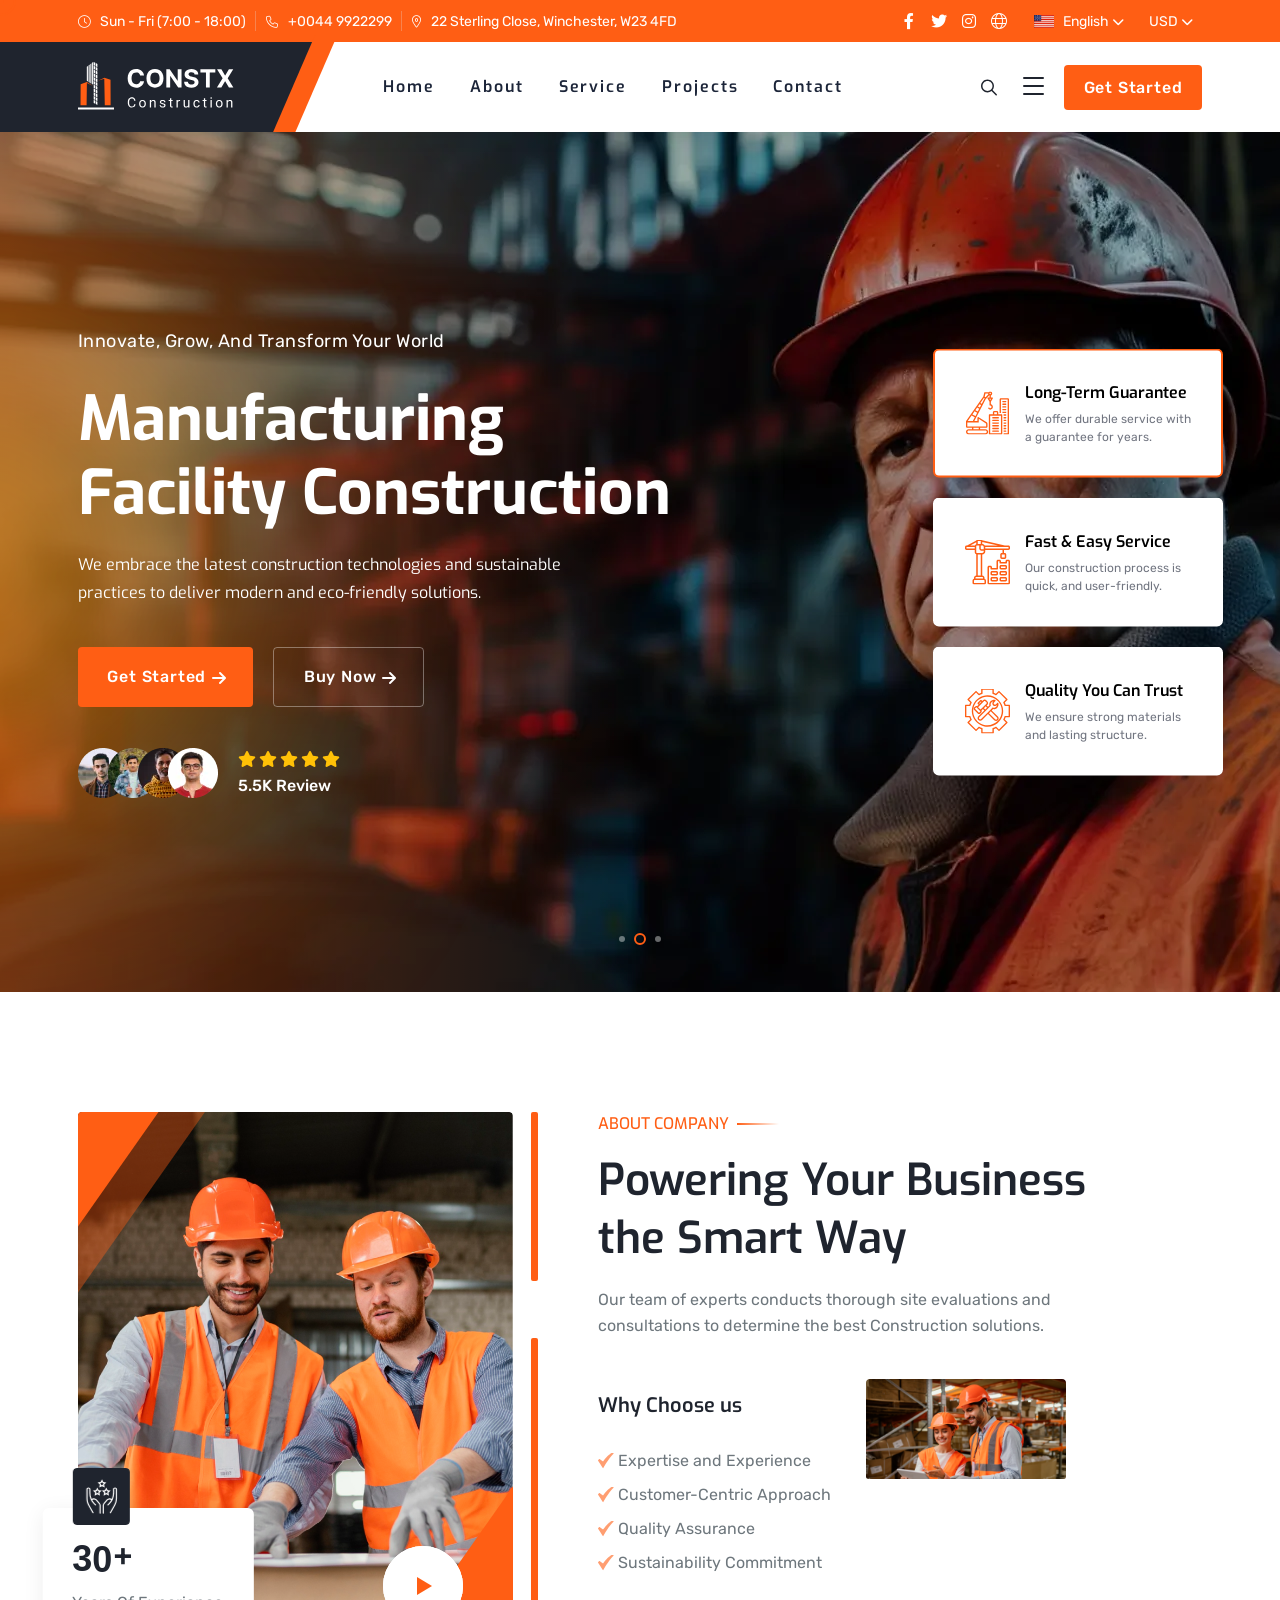
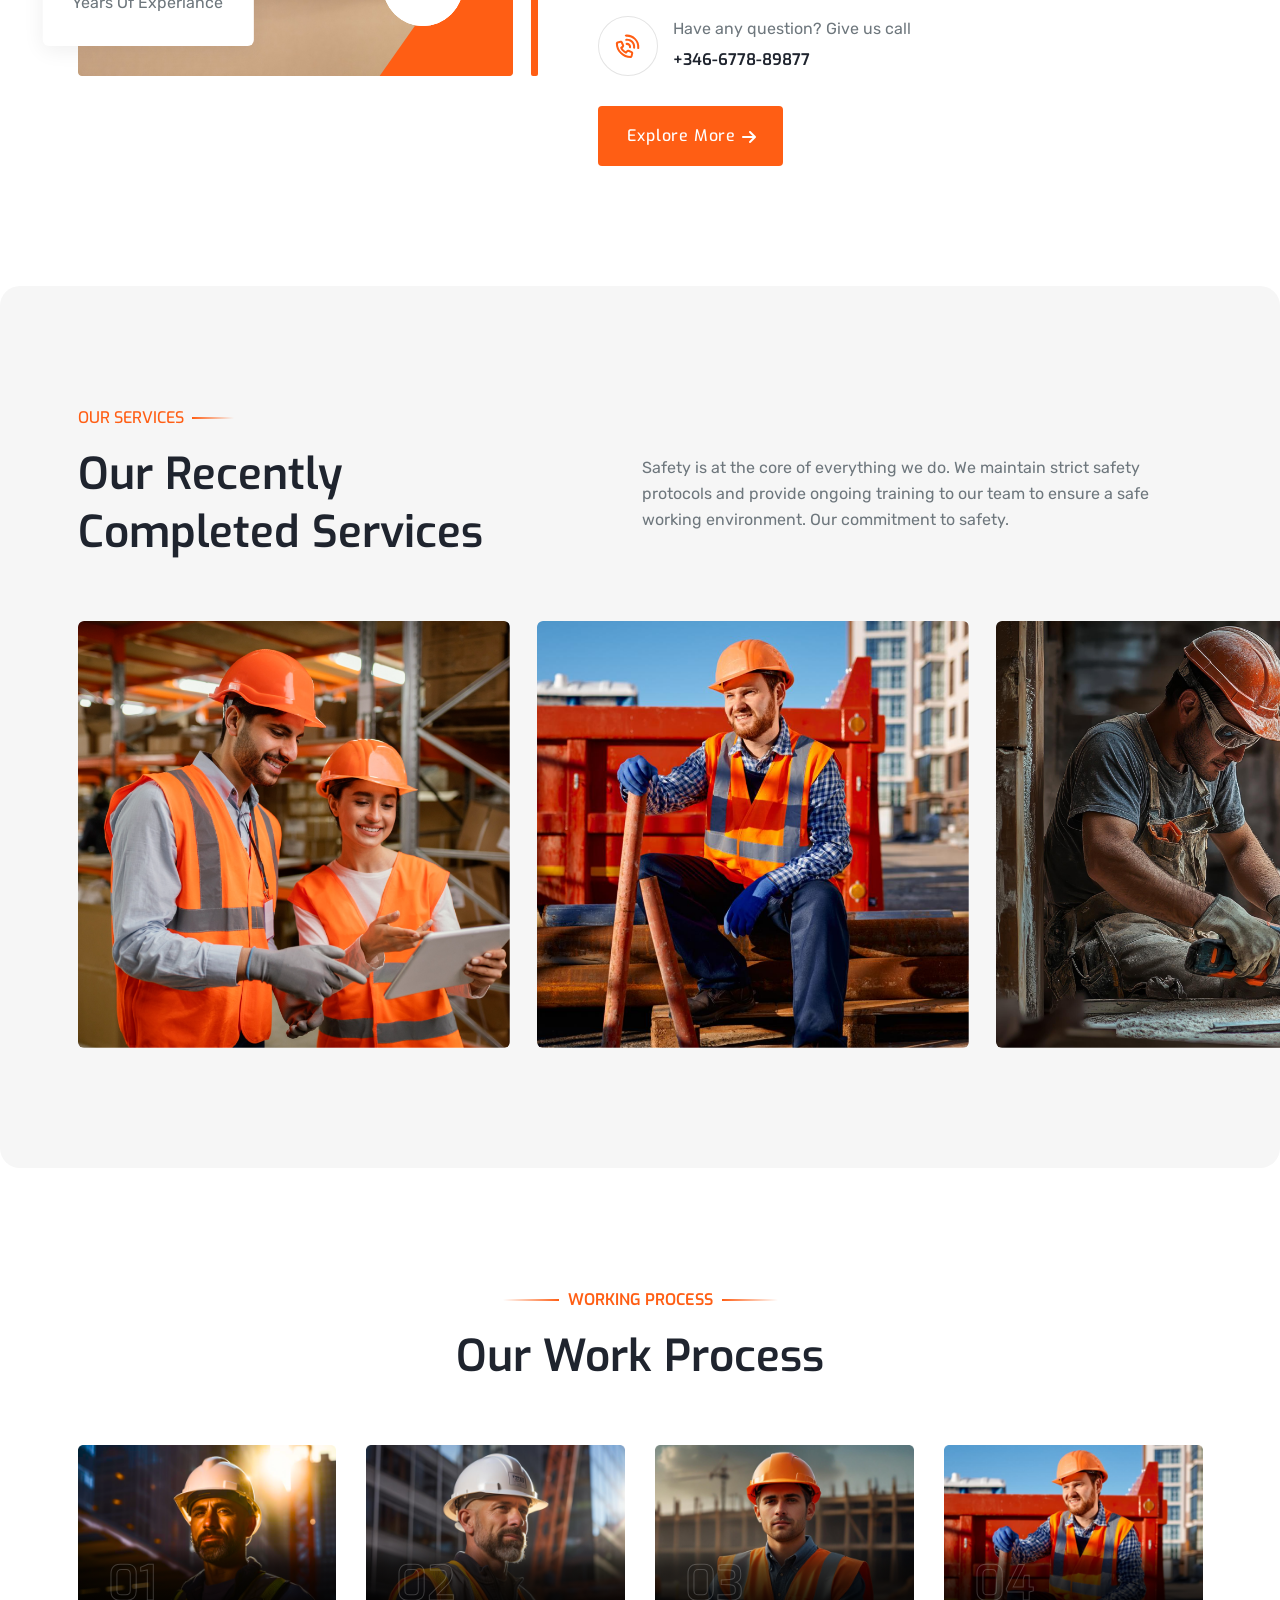
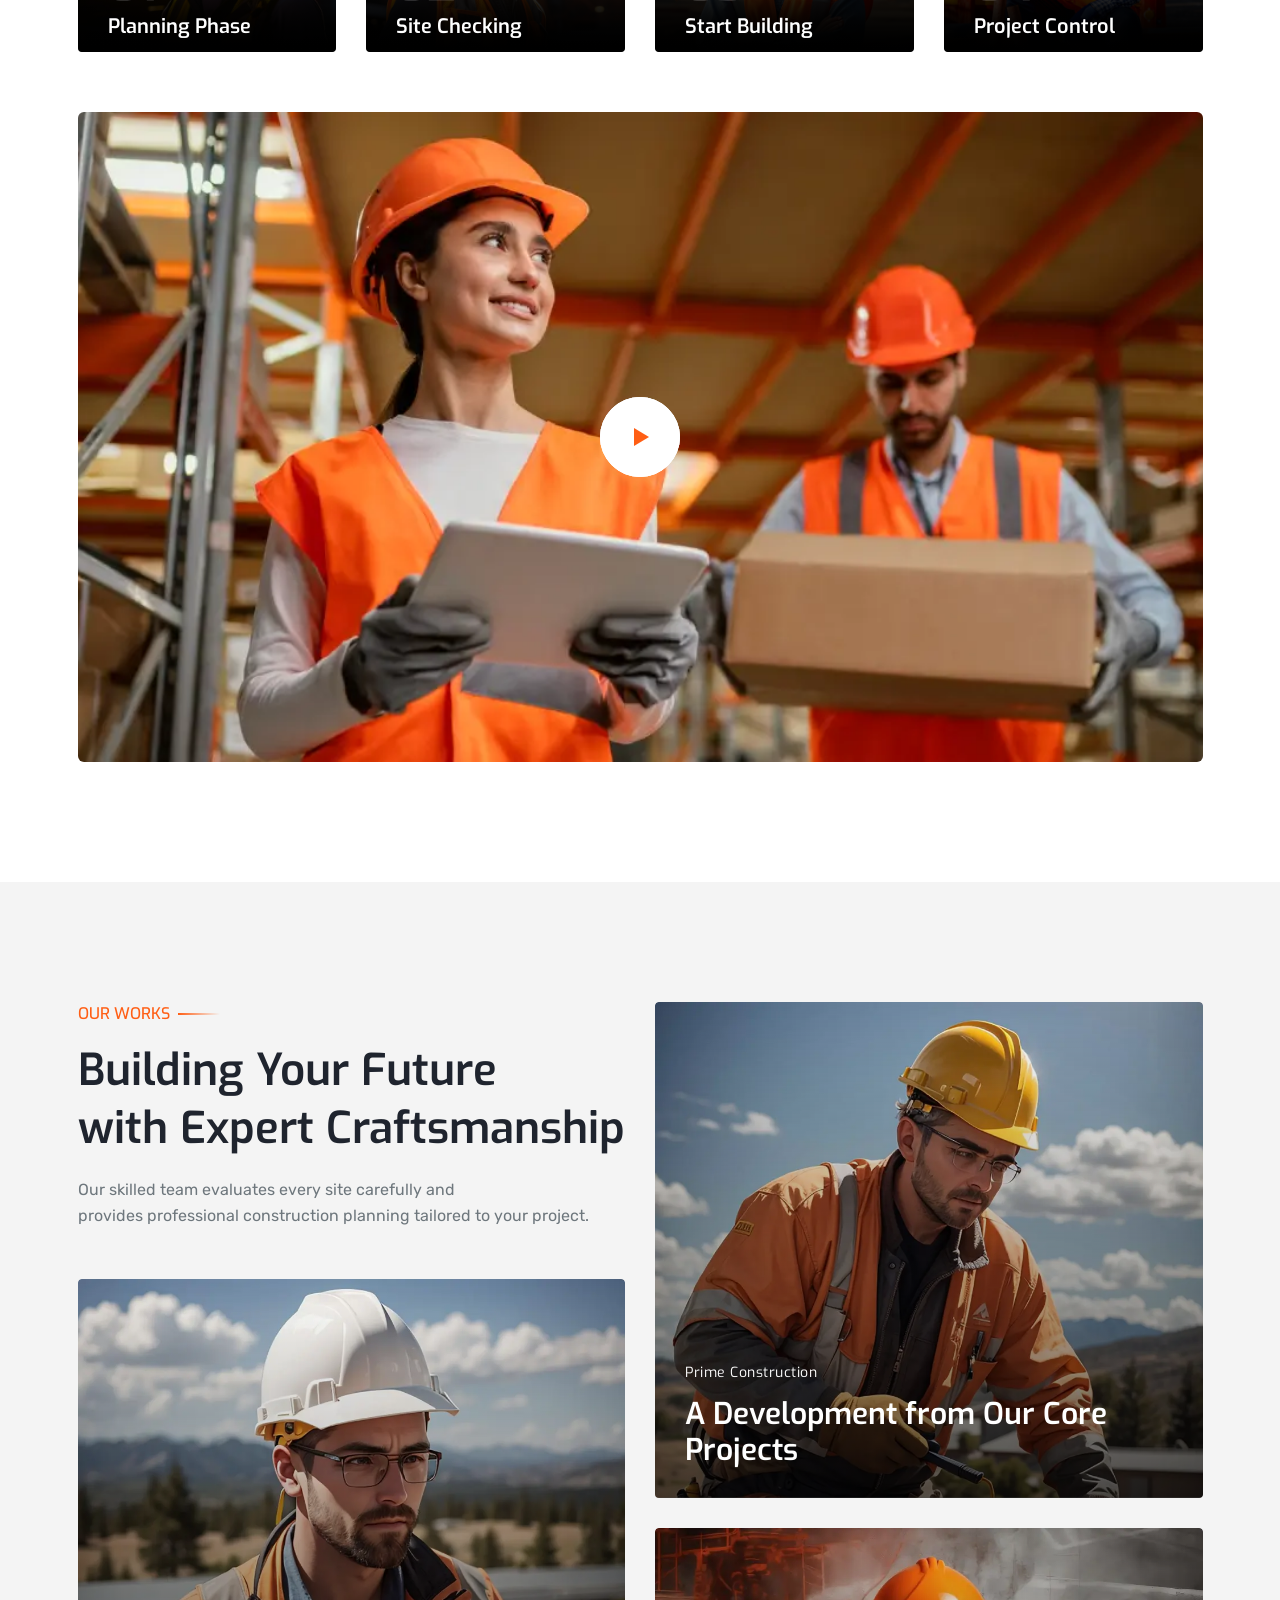
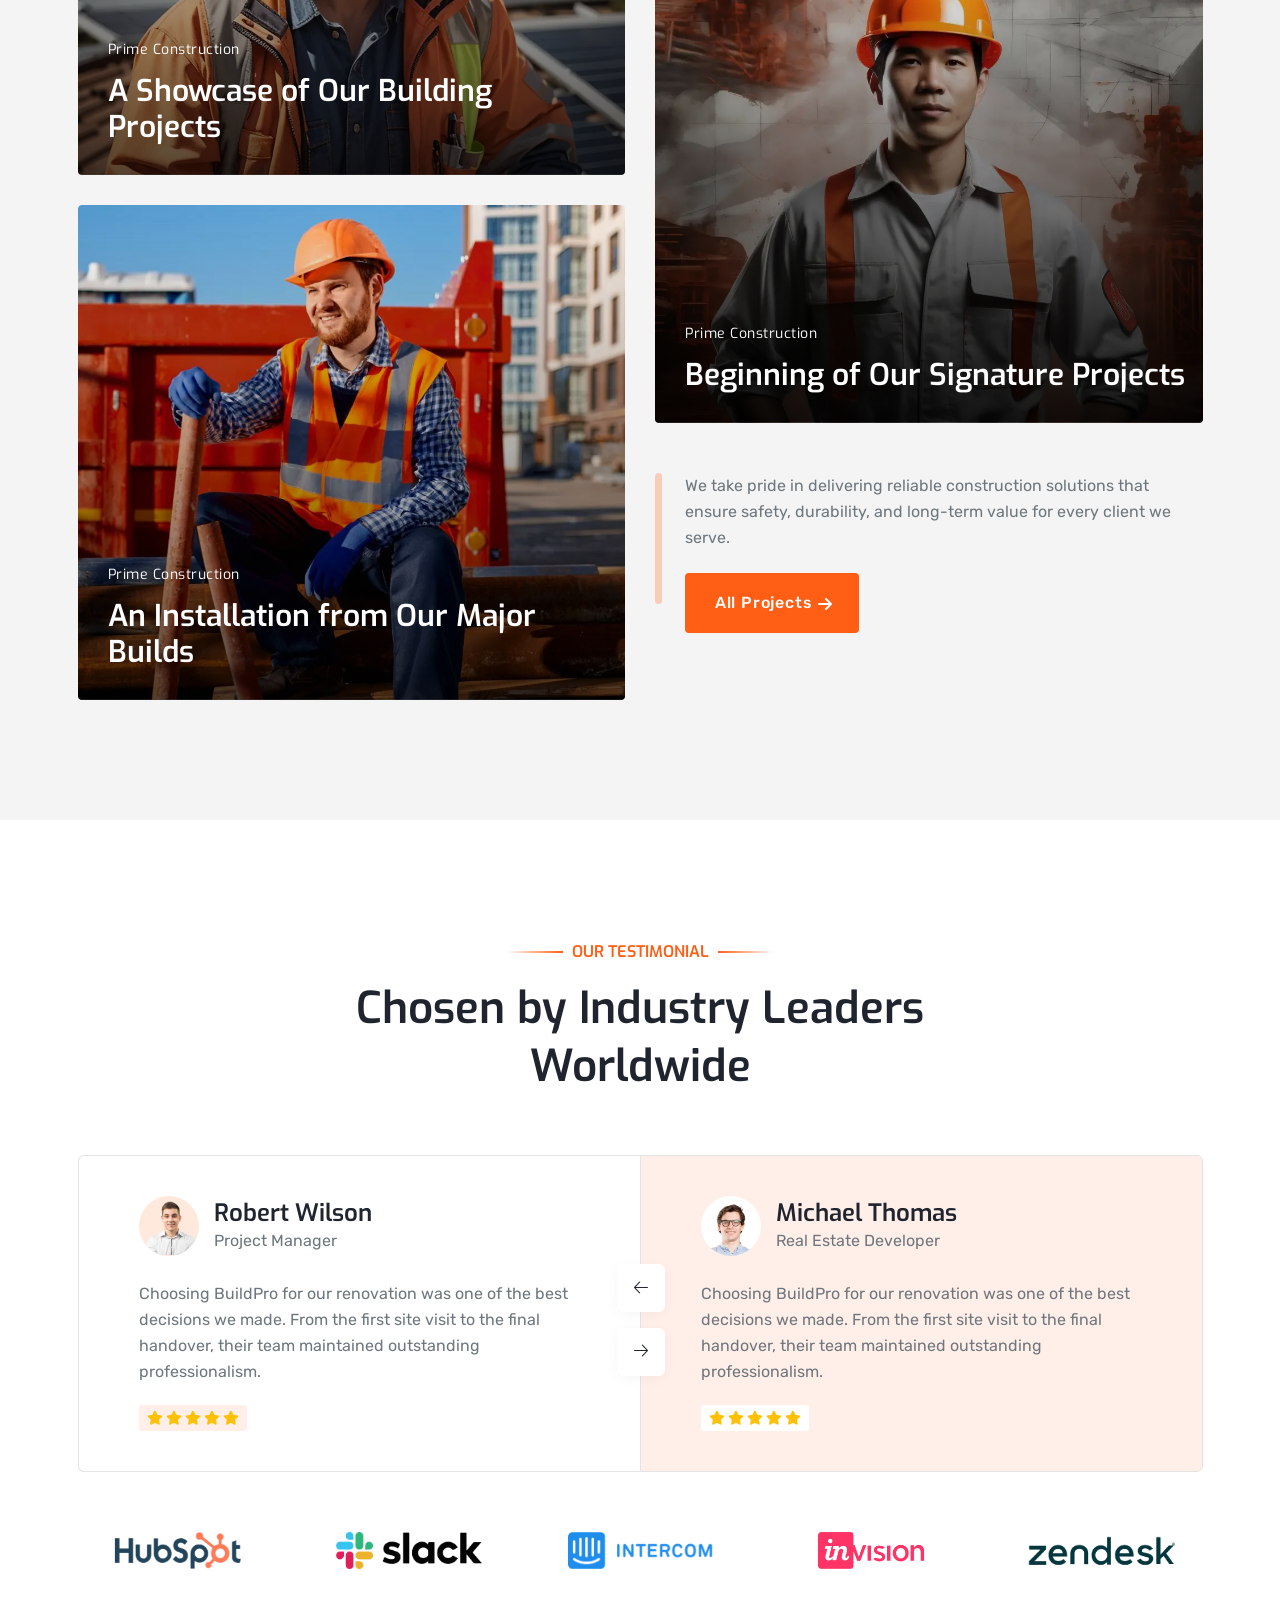
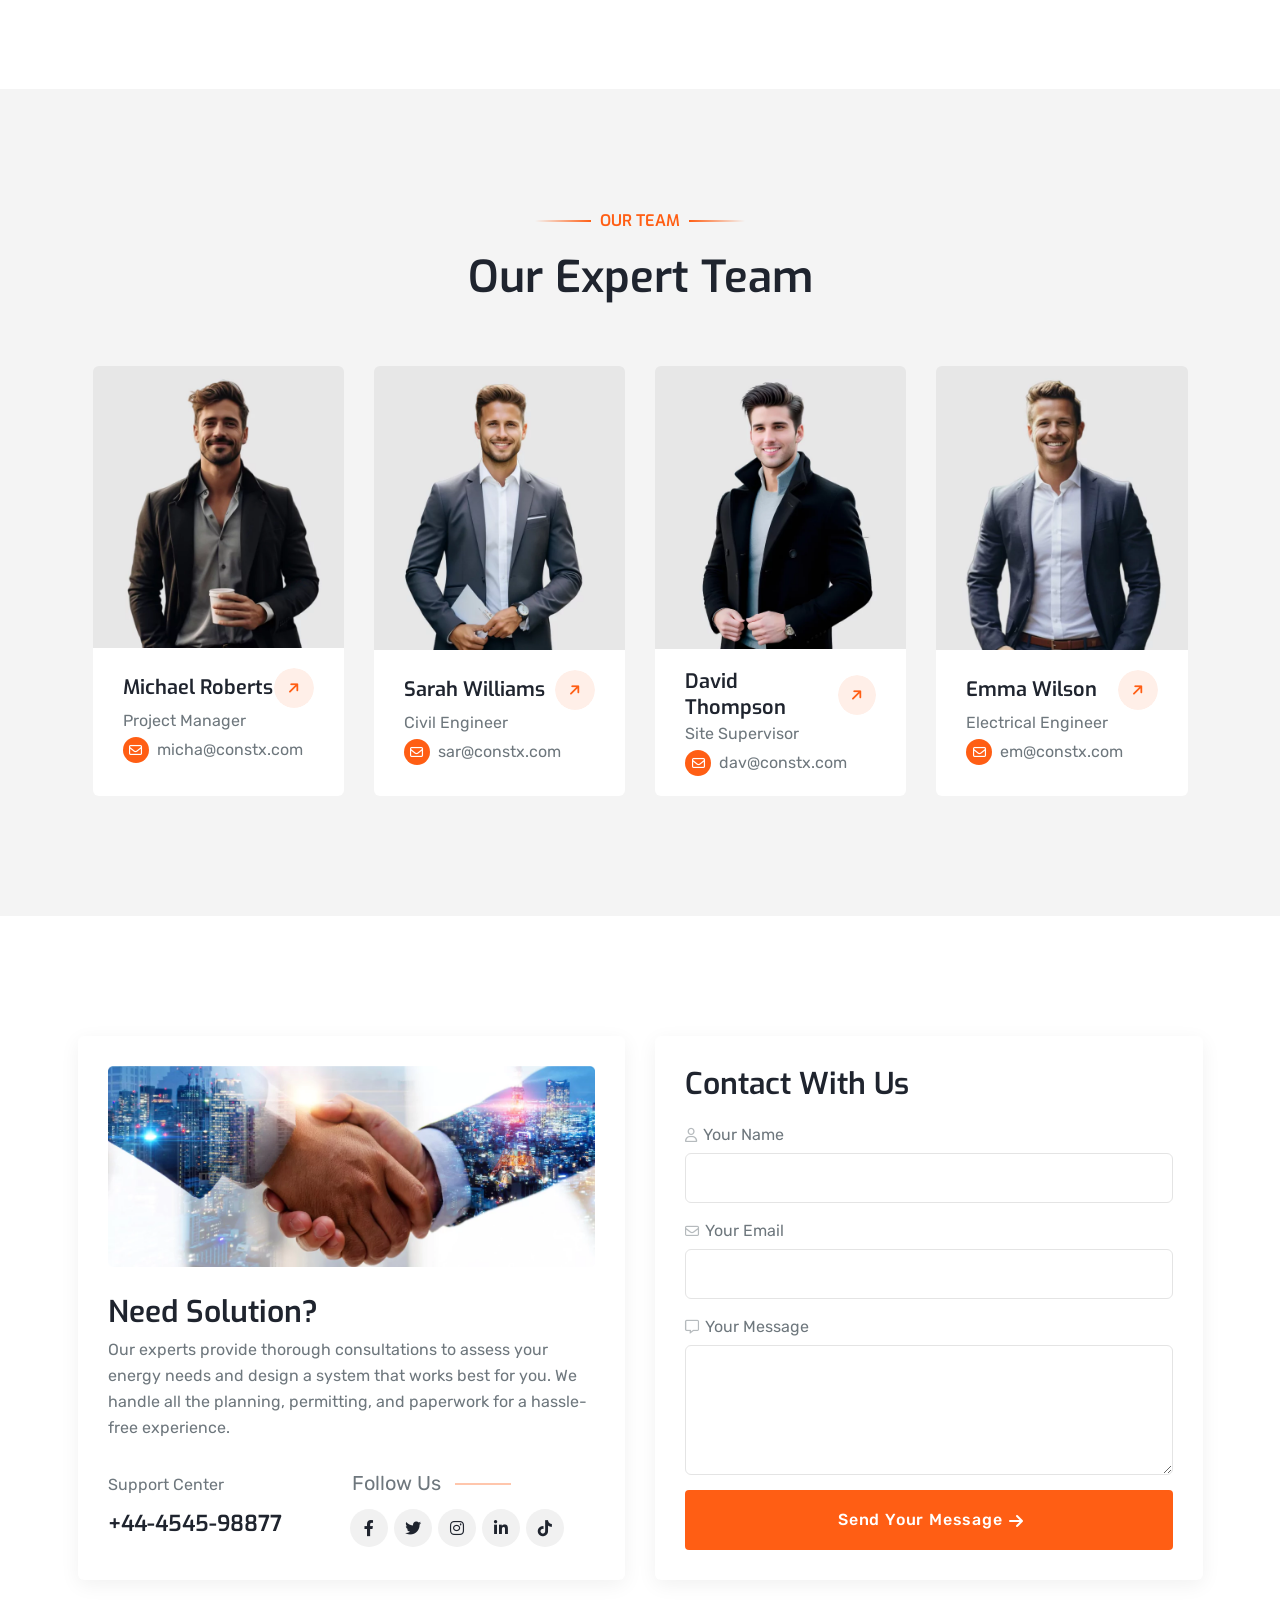
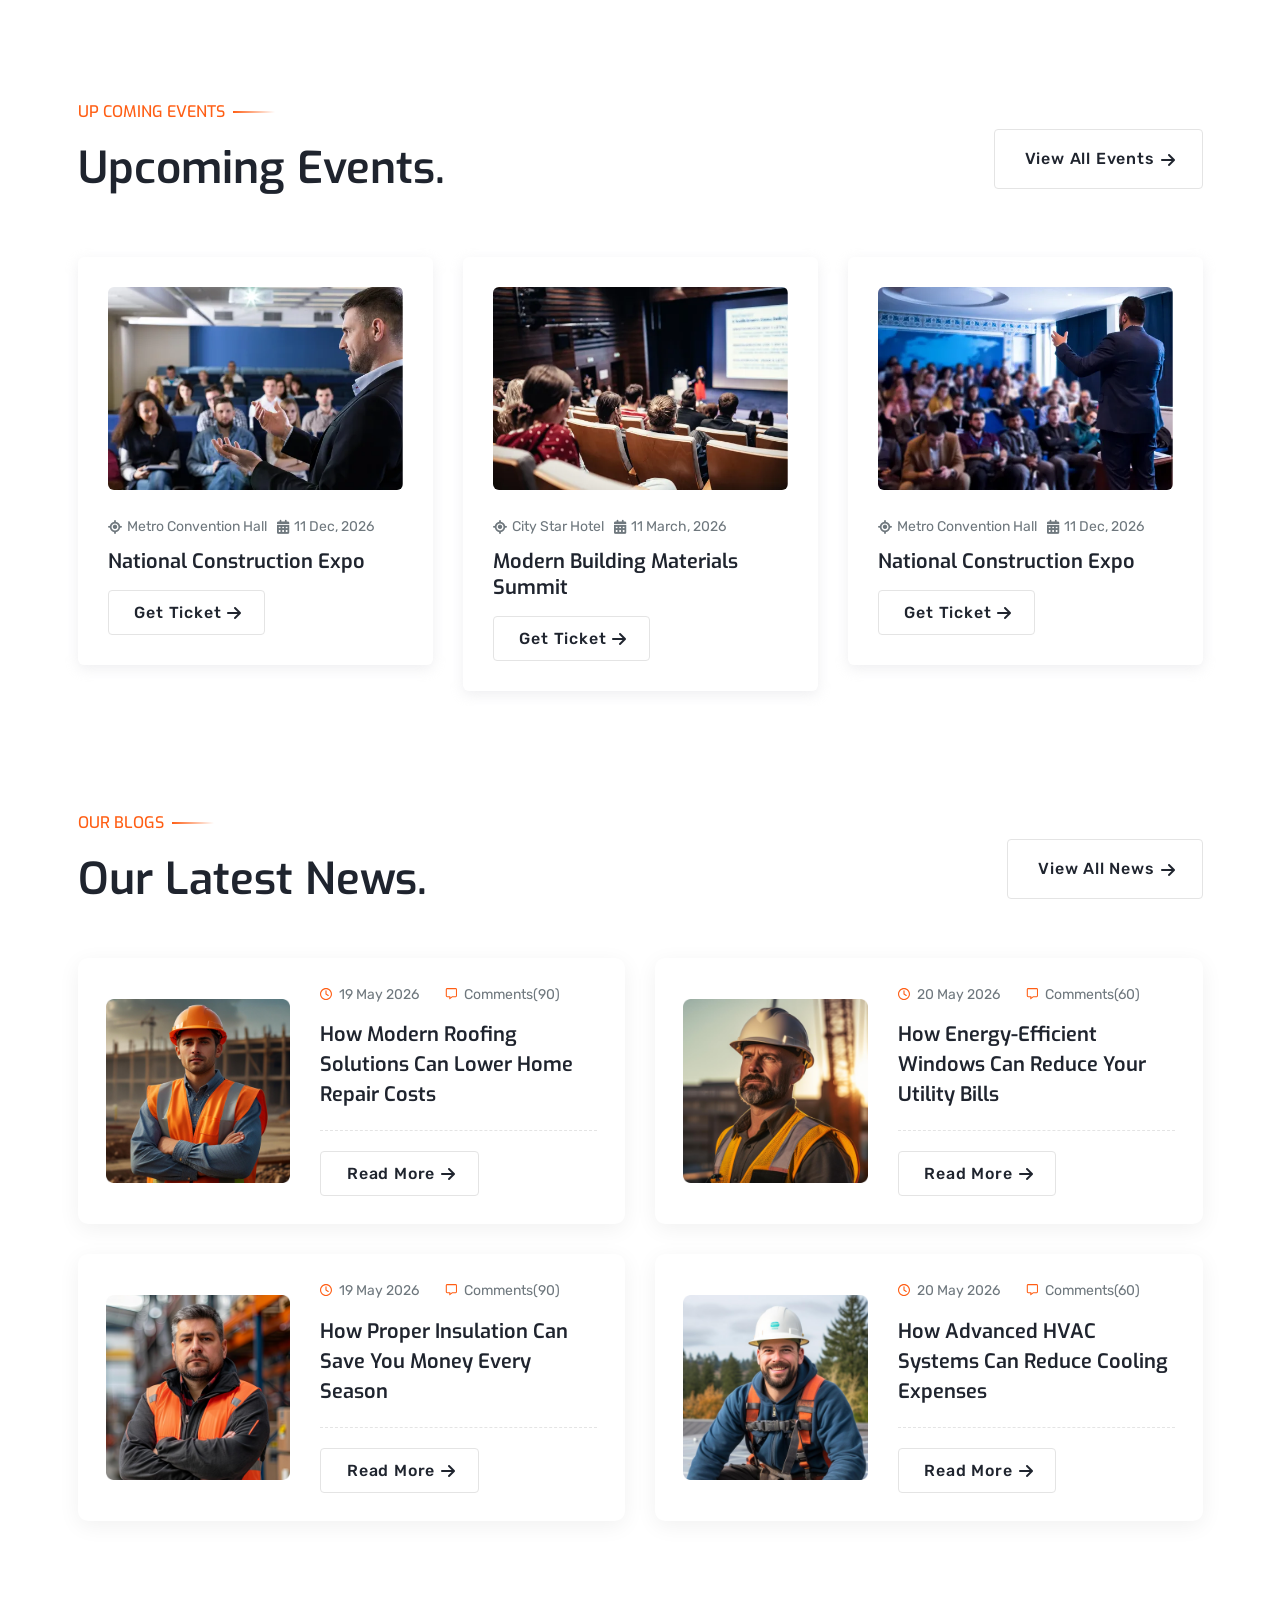
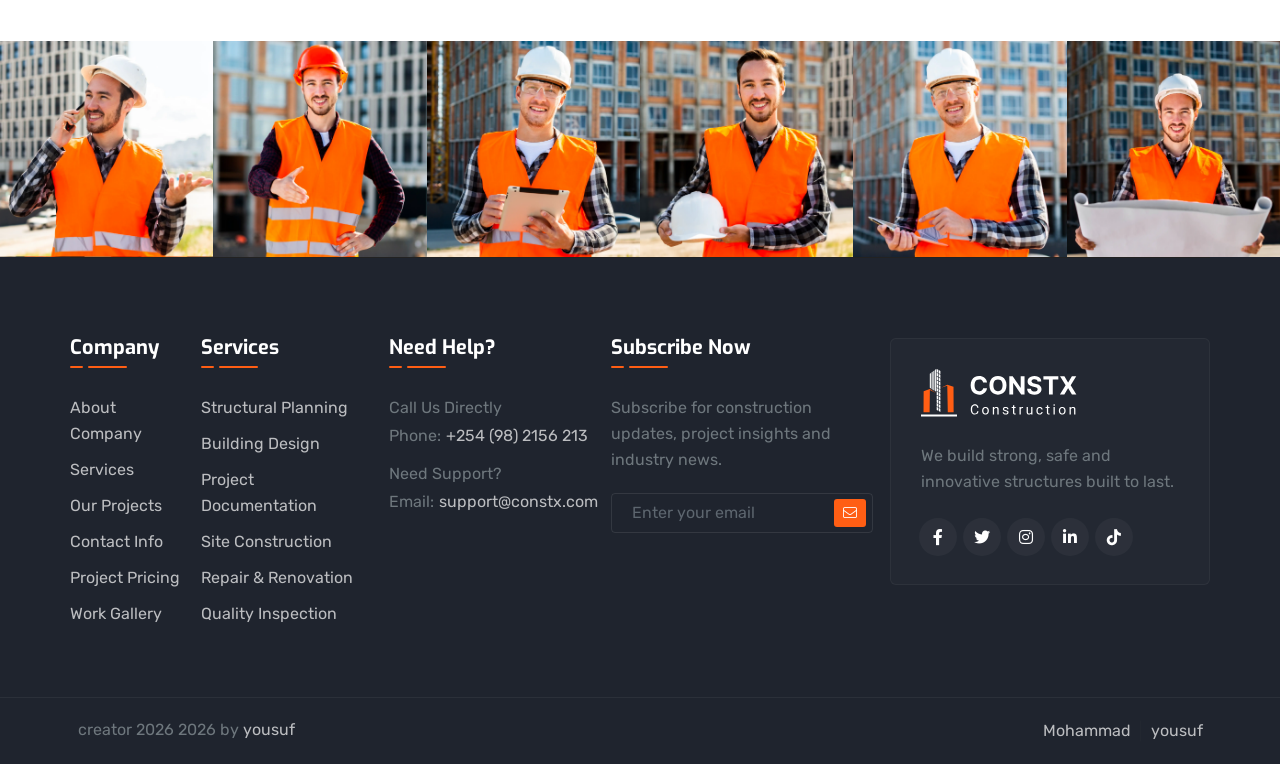
<file: index.html>
<!DOCTYPE html>
<html lang="en">


<head>
    <link rel="preconnect" href="https://fonts.googleapis.com/">
    <link rel="preconnect" href="https://fonts.gstatic.com/" crossorigin>

    <meta charset="UTF-8">
    <meta http-equiv="X-UA-Compatible" content="IE=edge">
    <meta name="viewport" content="width=device-width, initial-scale=1.0">
    <meta name="description" content="A modern and responsive construction website template built for construction, interior design, handyman, plumber, renovation and maintenance businesses. Clean design, fast performance and SEO optimized for professional service websites.">
    <!-- Place favicon.ico in the root directory -->
    <link rel="shortcut icon" type="image/x-icon" href="assets/images/fav.svg">
    <title>ConstX | Construction Building & Renovation HTML Template</title>

    <link rel="preload" as="style" href="https://fonts.googleapis.com/css2?family=Rubik:ital,wght@0,300..900&amp;display=swap" onload="this.onload=null;this.rel='stylesheet'">
    <link rel="preload" as="style" href="https://fonts.googleapis.com/css2?family=Exo:ital,wght@0,100..900&amp;display=swap" onload="this.onload=null;this.rel='stylesheet'">
    <noscript>
        <link rel="stylesheet" href="https://fonts.googleapis.com/css2?family=Rubik:ital,wght@0,300..900&amp;display=swap">
        <link rel="stylesheet" href="https://fonts.googleapis.com/css2?family=Exo:ital,wght@0,100..900&amp;display=swap">
    </noscript>

    <!-- fontawesome css -->
    <link rel="preload" href="assets/css/plugins/fontawesome.css" as="style" onload="this.rel='stylesheet'">
    <link rel="preload" href="assets/css/plugins/swiper.css" as="style" onload="this.rel='stylesheet'">
    <!-- <link rel="preload" href="assets/css/plugins/aos.css" as="style" onload="this.rel='stylesheet'"> -->
    <link rel="preload" href="assets/css/plugins/unicons.css" as="style" onload="this.rel='stylesheet'">
    <link rel="preload" href="assets/css/plugins/metismenu.css" as="style" onload="this.rel='stylesheet'">
    <link rel="preload" href="assets/css/plugins/magnific-popup.css" as="style" onload="this.rel='stylesheet'">
    <link rel="preload" href="assets/css/plugins/hover-revel.css" as="style" onload="this.rel='stylesheet'">
    <link rel="preload" href="assets/css/plugins/timepickers.min.css" as="style" onload="this.rel='stylesheet'">
    <link rel="preload" href="assets/css/plugins/odometer.css" as="style" onload="this.rel='stylesheet'">
    <!-- bootstrap css -->
    <link rel="preload" href="assets/css/vendor/bootstrap.min.css" as="style" onload="this.rel='stylesheet'">
    <link rel="preload" as="image" href="assets/images/banner/12.webp">

    <style>
        .slider-img-seven {
            background: url(https://html.inversweb.com/images/banner/12.webp);
        }
    </style>

    <!-- main css -->
    <link rel="stylesheet" href="assets/css/style.css">
</head>



<body class="home-five home-green">

    <!-- Header Start -->
    <div class="loader-wrapper">
        <div class="loader">
        </div>
        <div class="loader-section section-left"></div>
        <div class="loader-section section-right"></div>
    </div>

    <!-- header srea start -->
    <header class="header-one header-four header--sticky header-sticky-smooth">
        <!-- header top -->
        <div class="header-top overflow-visible">
            <div class="container-header">
                <div class="row">
                    <div class="col-lg-12">
                        <div class="header-top-wrapper">
                            <!-- left area header top -->
                            <div class="left">
                                <!-- single map area -->
                                <div class="single-component info-con">
                                    <div class="icon">
                                        <i class="fal fa-clock"></i>
                                    </div>
                                    <div class="info">
                                        <span>Sun - Fri (7:00 - 18:00)</span>
                                    </div>
                                </div>
                                <!-- single map area -->
                                <!-- single map area -->
                                <div class="single-component info-con">
                                    <div class="icon">
                                        <i class="fal fa-phone"></i>
                                    </div>
                                    <div class="info">
                                        <span><a href="call-to_00449922299.html">+0044 9922299</a></span>
                                    </div>
                                </div>
                                <!-- single map area -->
                                <!-- single map area -->
                                <div class="single-component info-con">
                                    <div class="icon">
                                        <i class="fal fa-map-marker-alt"></i>
                                    </div>
                                    <div class="info">
                                        <span>22 Sterling Close, Winchester, W23 4FD</span>
                                    </div>
                                </div>
                                <!-- single map area -->
                            </div>
                            <!-- right area strat -->
                            <div class="right">
                                <ul class="social-wrapper-1 hover-bg-white">
                                    <li class="single"><a target="_blank" href="https://www.facebook.com/"><i class="fab fa-facebook-f"></i></a></li>
                                    <li class="single"><a target="_blank" href="https://x.com/"><i class="fab fa-twitter"></i></a></li>
                                    <li class="single"><a target="_blank" href="https://www.instagram.com/"><i class="fab fa-instagram"></i></a></li>
                                    <li class="single"><a target="_blank" href="https://dribbble.com/"><i class="fal fa-globe"></i></a></li>
                                </ul>

                                <div class="header-info ml--10">
                                    <ul class="tmp-dropdown-menu switcher-language">
                                        <li class="has-child-menu">
                                            <a href="#">
                                                <img class="left-image" src="assets/images/others/en-us.png" alt="Language Images">
                                                <span class="menu-item">English</span>
                                                <i class="right-icon fa-solid fa-chevron-down"></i>
                                            </a>
                                            <ul class="sub-menu">
                                                <li>
                                                    <a href="#">
                                                        <img class="left-image" src="assets/images/others/fr.png" alt="Language Images">
                                                        <span class="menu-item">Français</span>
                                                    </a>
                                                </li>
                                                <li>
                                                    <a href="#">
                                                        <img class="left-image" src="assets/images/others/de.png" alt="Language Images">
                                                        <span class="menu-item">Deutsch</span>
                                                    </a>
                                                </li>
                                            </ul>
                                        </li>
                                    </ul>
                                </div>

                                <div class="header-info ml--5">
                                    <ul class="tmp-dropdown-menu switcher-language">
                                        <li class="has-child-menu">
                                            <a href="#">
                                                <span class="menu-item">USD</span>
                                                <i class="right-icon fa-solid fa-chevron-down"></i>
                                            </a>
                                            <ul class="sub-menu hover-reverse">
                                                <li>
                                                    <a href="#">
                                                        <span class="menu-item">EUR</span>
                                                    </a>
                                                </li>
                                                <li>
                                                    <a href="#">
                                                        <span class="menu-item">GBP</span>
                                                    </a>
                                                </li>
                                            </ul>
                                        </li>
                                    </ul>
                                </div>


                            </div>
                        </div>
                    </div>
                </div>
            </div>
        </div>
        <!-- header bottom -->
        <!-- header style hear -->
        <div class="header-main header-main-2">
            <div class="container-3">
                <div class="row">
                    <div class="col-lg-12">
                        <div class="header-mid-one-wrapper wrapper-two">
                            <div class="logo-area">
                                <a href="index.html">
                                    <img src="assets/images/logo/02-main.svg" alt="logo">
                                </a>
                            </div>
                            <div class="nav-area">
                                <ul class="mainmenu">
                                    <li class="main-nav"><a href="index.html">Home</a></li>
                                    <li class="main-nav"> <a href="about.html">About</a></li>
                                    <li class="main-nav"><a href="service.html">Service</a> </li>
                                    <li class="main-nav"><a href="portfolio.html">Projects</a></li>
                                
                                    <li class="main-nav"> <a href="contact.html">Contact</a></li> 
                                </ul>
                            </div>
                            <div class="header-right">
                                <div class="cart-search-area">
                                    <!-- <a href="javascript:void(0)" class="cart-btn cart cart-icon hover-bg-light">
                                    <img src="assets/images/shop/cart.svg" alt="">
                                    <span class="bg-green">2</span>
                                </a> -->
                                    <a class="search-btn hover-bg-light" href="#canvasSearch" data-bs-toggle="offcanvas">
                                        <img src="assets/images/shop/search.svg" alt="">
                                    </a>
                                    <div class="dot-btn hover-bg-light">
                                        <!-- <img src="assets/images/shop/dot.svg" alt=""> -->
                                        <span class="offcanvas-trigger">
                                        <span class="offcanvas-bars">
                                            <span></span>
                                        <span></span>
                                        <span></span>
                                        </span>
                                        </span>
                                    </div>
                                </div>
                                <!-- single map area -->
                                <div class="single-component">
                                    <a href="contact.html" class="tmp-btn btn-primary button-flip btn-sm">
                                        <span data-text="Get Started">Get Started</span>
                                    </a>
                                    <div class="menu-area d-block" id="menu-btn">
                                        <div class="icon">
                                            <svg xmlns="http://www.w3.org/2000/svg" width="18" height="16" viewBox="0 0 18 16" fill="none">
                                                <rect width="18" height="2" fill="#0C0A0A"></rect>
                                                <rect y="7" width="18" height="2" fill="#0C0A0A"></rect>
                                                <rect y="14" width="18" height="2" fill="#0C0A0A"></rect>
                                            </svg>
                                        </div>
                                    </div>
                                </div>
                                <!-- single map area -->
                            </div>
                        </div>
                    </div>
                </div>
            </div>
        </div>
        <!-- header style hearm end -->
    </header>
    <!-- header srea end -->


    <!-- Header End -->

    <!-- Banner Area Start -->
    <section class="tmp-banner-slider-area banner-five pagination-controler">
        <div class="swiper thumbBannerSlide">
            <div class="swiper-wrapper">
                <div class="swiper-slide">
                    <div class="banner-five-main-wrapper banner-style-default bg-style slider-img-seven">
                        <div class="container-3">
                            <div class="row">
                                <div class="col-xl-7 col-lg-6">
                                    <div class="banner-three-wrapper pt--200">
                                        <span class="b_one-pre cw">
                                            Innovate, Grow, and Transform Your World
                                        </span>
                                        <h1 class="title-banner cw">
                                            Manufacturing <br> Facility Construction
                                        </h1>
                                        <p class="desc cw">We embrace the latest construction technologies and sustainable practices to deliver modern and eco-friendly solutions.</p>
                                        <div class="button-area-banner">
                                            <a href="contact.html" class="tmp-btn btn-primary hover-icon-reverse">
                                                <span class="icon-reverse-wrapper">
                                                    <span class="btn-text">Get Started</span>
                                                <span class="btn-icon"><i class="fa-solid fa-arrow-right"></i></span>
                                                <span class="btn-icon"><i class="fa-solid fa-arrow-right"></i></span>
                                                </span>
                                            </a>
                                            <a href="contact.html" class="tmp-btn btn-border-white btn-border hover-icon-reverse">
                                                <span class="icon-reverse-wrapper">
                                                    <span class="btn-text">Buy Now</span>
                                                <span class="btn-icon"><i class="fa-solid fa-arrow-right"></i></span>
                                                <span class="btn-icon"><i class="fa-solid fa-arrow-right"></i></span>
                                                </span>
                                            </a>
                                        </div>
                                        <div class="author-rating-area">
                                            <div class="author">
                                                <ul>
                                                    <li class="avatar" data-tooltip="John Jordan" tabindex="0"><img src="assets/images/banner/author-01.webp" alt=""></li>
                                                    <li class="avatar" data-tooltip="John Jordan" tabindex="0"><img src="assets/images/banner/author-02.webp" alt=""></li>
                                                    <li class="avatar" data-tooltip="John Jordan" tabindex="0"><img src="assets/images/banner/author-03.webp" alt=""></li>
                                                    <li class="avatar" data-tooltip="John Jordan" tabindex="0"><img src="assets/images/banner/author-04.webp" alt=""></li>
                                                </ul>
                                            </div>
                                            <div class="star-rating">
                                                <ul>
                                                    <li><i class="fas fa-star"></i></li>
                                                    <li><i class="fas fa-star"></i></li>
                                                    <li><i class="fas fa-star"></i></li>
                                                    <li><i class="fas fa-star"></i></li>
                                                    <li><i class="fas fa-star"></i></li>
                                                </ul>
                                                <p class="text cw">5.5K Review</p>
                                            </div>
                                        </div>
                                    </div>
                                </div>
                            </div>
                        </div>
                        <div class="warm"></div>
                    </div>
                </div>
                <div class="swiper-slide">
                    <div class="banner-five-main-wrapper banner-style-default bg-style slider-img-ten">
                        <div class="container-3">
                            <div class="row">
                                <div class="col-xl-7 col-lg-6">
                                    <div class="banner-three-wrapper pt--200">
                                        <span class="b_one-pre cw">
                                            Innovate, Grow, and Transform Your World
                                        </span>
                                        <h1 class="title-banner cw">
                                            Building the Future With Confidence
                                        </h1>
                                        <p class="desc cw">Solar panels produce clean energy that emits no greenhouse gases or pollutants. This means cleaner air and a healthier environment.</p>
                                        <div class="button-area-banner">
                                            <a href="contact.html" class="tmp-btn btn-primary hover-icon-reverse">
                                                <span class="icon-reverse-wrapper">
                                                    <span class="btn-text">Get Started</span>
                                                <span class="btn-icon"><i class="fa-solid fa-arrow-right"></i></span>
                                                <span class="btn-icon"><i class="fa-solid fa-arrow-right"></i></span>
                                                </span>
                                            </a>
                                            <a href="contact.html" class="tmp-btn btn-border-white btn-border hover-icon-reverse">
                                                <span class="icon-reverse-wrapper">
                                                    <span class="btn-text">Buy Now</span>
                                                <span class="btn-icon"><i class="fa-solid fa-arrow-right"></i></span>
                                                <span class="btn-icon"><i class="fa-solid fa-arrow-right"></i></span>
                                                </span>
                                            </a>
                                        </div>
                                        <div class="author-rating-area">
                                            <div class="author">
                                                <ul>
                                                    <li class="avatar" data-tooltip="John Jordan" tabindex="2"><img src="assets/images/banner/author-01.webp" alt=""></li>
                                                    <li class="avatar" data-tooltip="John Jordan" tabindex="2"><img src="assets/images/banner/author-02.webp" alt=""></li>
                                                    <li class="avatar" data-tooltip="John Jordan" tabindex="2"><img src="assets/images/banner/author-03.webp" alt=""></li>
                                                    <li class="avatar" data-tooltip="John Jordan" tabindex="2"><img src="assets/images/banner/author-04.webp" alt=""></li>
                                                </ul>
                                            </div>
                                            <div class="star-rating">
                                                <ul>
                                                    <li><i class="fas fa-star"></i></li>
                                                    <li><i class="fas fa-star"></i></li>
                                                    <li><i class="fas fa-star"></i></li>
                                                    <li><i class="fas fa-star"></i></li>
                                                    <li><i class="fas fa-star"></i></li>
                                                </ul>
                                                <p class="text cw">5.5K Review</p>
                                            </div>
                                        </div>
                                    </div>
                                </div>
                            </div>
                        </div>
                        <div class="warm"></div>
                    </div>
                </div>
                <div class="swiper-slide">
                    <div class="banner-five-main-wrapper banner-style-default bg-style slider-img-nine">
                        <div class="container-3">
                            <div class="row">
                                <div class="col-xl-7 col-lg-6">
                                    <div class="banner-three-wrapper pt--200">
                                        <span class="b_one-pre cw">
                                            Innovate, Grow, and Transform Your World
                                        </span>
                                        <h1 class="title-banner cw">
                                            Crafting Durable Spaces Innovation
                                        </h1>
                                        <p class="desc cw">Solar panels produce clean energy that emits no greenhouse gases or pollutants. This means cleaner air and a healthier environment.</p>
                                        <div class="button-area-banner">
                                            <a href="contact.html" class="tmp-btn btn-primary hover-icon-reverse">
                                                <span class="icon-reverse-wrapper">
                                                    <span class="btn-text">Get Started</span>
                                                <span class="btn-icon"><i class="fa-solid fa-arrow-right"></i></span>
                                                <span class="btn-icon"><i class="fa-solid fa-arrow-right"></i></span>
                                                </span>
                                            </a>
                                            <a href="contact.html" class="tmp-btn btn-border-white btn-border hover-icon-reverse">
                                                <span class="icon-reverse-wrapper">
                                                    <span class="btn-text">Buy Now</span>
                                                <span class="btn-icon"><i class="fa-solid fa-arrow-right"></i></span>
                                                <span class="btn-icon"><i class="fa-solid fa-arrow-right"></i></span>
                                                </span>
                                            </a>
                                        </div>
                                        <div class="author-rating-area">
                                            <div class="author">
                                                <div class="author">
                                                    <ul>
                                                        <li class="avatar" data-tooltip="John Jordan" tabindex="2"><img src="assets/images/banner/author-01.webp" alt=""></li>
                                                        <li class="avatar" data-tooltip="John Jordan" tabindex="2"><img src="assets/images/banner/author-02.webp" alt=""></li>
                                                        <li class="avatar" data-tooltip="John Jordan" tabindex="2"><img src="assets/images/banner/author-03.webp" alt=""></li>
                                                        <li class="avatar" data-tooltip="John Jordan" tabindex="2"><img src="assets/images/banner/author-04.webp" alt=""></li>
                                                    </ul>
                                                </div>
                                            </div>
                                            <div class="star-rating">
                                                <ul>
                                                    <li><i class="fas fa-star"></i></li>
                                                    <li><i class="fas fa-star"></i></li>
                                                    <li><i class="fas fa-star"></i></li>
                                                    <li><i class="fas fa-star"></i></li>
                                                    <li><i class="fas fa-star"></i></li>
                                                </ul>
                                                <p class="text cw">5.5K Review</p>
                                            </div>
                                        </div>
                                    </div>
                                </div>
                            </div>
                        </div>
                        <div class="warm"></div>
                    </div>
                </div>
            </div>
        </div>
        <div class="pagination-area2">
            <div class="container position-relative">
                <div class="banner-blog-thumbs">
                    <div class="swiper SlideThumb">
                        <div class="swiper-wrapper">
                            <div class="swiper-slide">
                                <div class="banner-single-thumb">
                                    <div class="icon">
                                        <img src="assets/images/banner/icon-07.svg" alt="">
                                    </div>
                                    <div class="content">
                                        <h2 class="title">Long-Term Guarantee</h2>
                                        <p>We offer durable service with a guarantee for years.</p>
                                    </div>
                                </div>
                            </div>
                            <div class="swiper-slide">
                                <div class="banner-single-thumb">
                                    <div class="icon">
                                        <img src="assets/images/banner/icon-08.svg" alt="">
                                    </div>
                                    <div class="content">
                                        <h2 class="title">Fast & Easy Service</h2>
                                        <p>Our construction process is quick, and user-friendly.</p>
                                    </div>
                                </div>
                            </div>
                            <div class="swiper-slide">
                                <div class="banner-single-thumb">
                                    <div class="icon">
                                        <img src="assets/images/banner/icon-09.svg" alt="">
                                    </div>
                                    <div class="content">
                                        <h2 class="title">Quality You Can Trust</h2>
                                        <p>We ensure strong materials and lasting structure.</p>
                                    </div>
                                </div>
                            </div>
                        </div>

                    </div>
                </div>
            </div>
        </div>
        <div class="swiper-pagination tmp-swiper-dot dot-color-white dot-transparent"></div>
    </section>
    <!-- Banner Area End -->

    <!-- About Area Start -->
    <section class="tmp-about-area4 tmp-section-gap">
        <div class="container-3">
            <div class="section-inner">
                <div class="row">
                    <div class="col-lg-5">
                        <div class="about-image-area5">
                            <img loading="lazy" src="assets/images/about/12.webp" alt="construction_image">
                            <div class="counter-area" data-parallax='{"x": -60, "y": 0}'>
                                <div class="counter-wrapper">
                                    <div class="icon"><img loading="lazy" src="assets/images/about/icon-01.svg" alt="construction_image"></div>
                                    <h3 class="title-main"><span class="counter"><span class="odometer" data-count="30">00</span></span><span class="prefix">+</span></h3>
                                    <p class="disc">
                                        Years Of Experiance
                                    </p>
                                </div>
                            </div>
                            <a class="rounded-player-2 popup-video position-right-bottom with-animation btn-white-color" href="https://www.youtube.com/watch?v=do7aB3efxiY">
                                <span class="play-icon"></span>
                            </a>
                            <img loading="lazy" src="assets/images/about/shape-01.svg" alt="construction_image" class="shape one">
                            <img loading="lazy" src="assets/images/about/shape-02.svg" alt="construction_image" class="shape two">
                        </div>
                    </div>
                    <div class="col-lg-6">
                        <div class="right-side-content">
                            <div class="section-title-area-4">
                                <p class="sub-title cg" data-sal="slide-up" data-sal-duration="800" data-sal-delay="100">ABOUT COMPANY</p>
                                <h2 class="section-title tmp-title-split" data-sal="slide-up" data-sal-duration="800" data-sal-delay="300">Powering Your Business <br> the Smart Way</h2>
                                <p class="desc" data-sal="slide-up" data-sal-duration="800" data-sal-delay="500">Our team of experts conducts thorough site evaluations and consultations to determine the best Construction solutions.</p>
                            </div>
                            <div class="about-feature-list-area">
                                <div class="text" data-sal="slide-up" data-sal-duration="800" data-sal-delay="200">
                                    <h3>Why Choose us</h3>
                                    <ul>
                                        <li><img loading="lazy" src="assets/images/about/tik.svg" alt="construction_image">Expertise and Experience</li>
                                        <li><img loading="lazy" src="assets/images/about/tik.svg" alt="construction_image">Customer-Centric Approach</li>
                                        <li><img loading="lazy" src="assets/images/about/tik.svg" alt="construction_image">Quality Assurance</li>
                                        <li><img loading="lazy" src="assets/images/about/tik.svg" alt="construction_image">Sustainability Commitment</li>
                                    </ul>
                                </div>
                                <div class="image cp-none" data-sal="slide-up" data-sal-duration="800" data-sal-delay="400"><img loading="lazy" src="assets/images/about/11.webp" width="308" alt="construction_image"></div>
                            </div>
                            <div class="button-area">
                                <div class="call-btn" data-sal="slide-up" data-sal-duration="800" data-sal-delay="300">
                                    <div class="icon">
                                        <svg width="24" height="25" viewBox="0 0 24 25" fill="none" xmlns="http://www.w3.org/2000/svg">
                                            <path d="M16.1719 6.0625C18.2812 7.79688 19.5 10.3281 19.5 13C19.5 15.7188 18.2812 18.25 16.1719 19.9375C15.9375 20.125 15.7031 20.2188 15.4219 20.2188C15.0938 20.2188 14.8125 20.0781 14.5781 19.7969C14.1562 19.3281 14.25 18.625 14.7188 18.2031C16.3125 16.9375 17.25 15.0156 17.25 13C17.25 11.0312 16.3125 9.10938 14.7188 7.84375C14.25 7.42188 14.1562 6.71875 14.5781 6.25C14.9531 5.78125 15.6562 5.6875 16.1719 6.0625ZM19.0312 2.59375C22.1719 5.17188 24 8.96875 24 13C24 17.0781 22.1719 20.875 19.0312 23.4531C18.7969 23.6406 18.5625 23.7344 18.3281 23.7344C18 23.7344 17.6719 23.5938 17.4375 23.3125C17.0625 22.8438 17.1094 22.1406 17.5781 21.7188C20.2031 19.5625 21.75 16.4219 21.75 13C21.75 9.625 20.2031 6.48438 17.5781 4.32812C17.1094 3.90625 17.0625 3.20312 17.4375 2.73438C17.8594 2.26562 18.5625 2.17188 19.0312 2.59375ZM7.40625 10.6562L6.09375 10.5625C5.67188 12.1562 5.67188 13.8906 6.09375 15.4844L7.45312 15.3438C8.39062 15.25 9.28125 15.8125 9.65625 16.7031L11.0625 20.2656C11.4375 21.25 11.1094 22.375 10.2188 22.8906L7.35938 24.6719C6.98438 24.9062 6.60938 25 6.1875 25C5.67188 25 5.10938 24.8125 4.6875 24.3906C1.64062 21.3438 0 17.3125 0 13C0 8.73438 1.64062 4.70312 4.6875 1.65625C5.39062 0.953125 6.51562 0.8125 7.35938 1.375L10.2188 3.15625C11.1094 3.67188 11.4375 4.79688 11.0625 5.78125L9.65625 9.34375C9.28125 10.2344 8.39062 10.7969 7.40625 10.6562ZM4.21875 17.0781C3.32812 14.4531 3.32812 11.5938 4.21875 8.96875C4.35938 8.5 4.875 8.17188 5.39062 8.21875L7.64062 8.45312L9 4.9375L6.23438 3.29688C3.65625 5.92188 2.25 9.34375 2.25 13C2.25 16.7031 3.65625 20.1719 6.28125 22.7969L9.04688 21.0156L7.54688 17.5469L5.39062 17.8281C4.82812 17.875 4.35938 17.5469 4.21875 17.0781ZM13.3125 9.53125C14.3906 10.4219 15 11.6875 15 13C15 14.3594 14.3906 15.625 13.3125 16.5156C13.125 16.6562 12.8438 16.75 12.6094 16.75C12.2812 16.75 11.9531 16.6094 11.7188 16.3281C11.3438 15.8594 11.3906 15.1562 11.9062 14.7344C12.4219 14.3125 12.75 13.7031 12.75 13C12.75 12.3438 12.4219 11.7344 11.9062 11.3125C11.3906 10.8906 11.3438 10.1875 11.7188 9.71875C12.1406 9.25 12.8438 9.15625 13.3125 9.53125Z" fill="#FF5E14" />
                                        </svg>
                                    </div>
                                    <div class="text">
                                        <p>Have any question? Give us call</p>
                                        <a class="hover-moving-primary" href="call-to_%2b346-6778-89877.html">+346-6778-89877</a>
                                    </div>
                                </div>
                                <a href="about.html" class="tmp-btn btn-primary hover-icon-reverse" data-sal="slide-up" data-sal-duration="800" data-sal-delay="300">
                                    <span class="icon-reverse-wrapper">
                                    <span class="btn-text">Explore More</span>
                                    <span class="btn-icon"><i class="fa-solid fa-arrow-right"></i></span>
                                    <span class="btn-icon"><i class="fa-solid fa-arrow-right"></i></span>
                                    </span>
                                </a>

                            </div>
                        </div>
                    </div>
                </div>
            </div>
        </div>
    </section>
    <!-- About Area End -->


    <!-- Service Area Start -->
    <section class="tmp-service-area area-3 tmp-section-gap">
        <div class="container-3">
            <div class="section-title-area-4 d-flex justify-content-between align-items-center">
                <div class="left-side-content">
                    <p class="sub-title cg" data-sal="slide-up" data-sal-duration="800" data-sal-delay="100">OUR SERVICES</p>
                    <h2 class="section-title tmp-title-split" data-sal="slide-up" data-sal-duration="800" data-sal-delay="300">Our Recently <br> Completed Services</h2>
                </div>
                <div class="right-side-text" data-sal="slide-up" data-sal-duration="800" data-sal-delay="500">
                    <p class="desc">Safety is at the core of everything we do. We maintain strict safety protocols and provide ongoing training to our team to ensure a safe working environment. Our commitment to safety.</p>
                </div>
            </div>
            <div class="section-inner mt--40">

                <!-- Service Area End -->
                <div class="slider-inner">
                    <div class="float-right">
                        <div class="swiper tmpServiceSlider">
                            <div class="swiper-wrapper">
                                <div class="swiper-slide">
                                    <div class="service-wrapper-3">
                                        <div class="image-area">
                                            <a href="service-details.html">
                                                <img loading="lazy" src="assets/images/service/17.webp" width="531" alt="">
                                            </a>
                                            <div class="content">
                                                <a href="service-details.html" class="tmp-icon-overlay-link-btn btn-bg-dark btn-xxl">
                                                    <span class="tmp-btn-overlay">
                                <i class="tmp-icon fa-solid fa-arrow-right"></i>
                                <i class="tmp-icon-bottom fa-solid fa-arrow-right"></i>
                            </span>
                                                </a>
                                                <p class="desc">Design customized solar power systems tailored to the client's specific needs.Design customized solar.</p>
                                            </div>
                                        </div>
                                    </div>
                                </div>
                                <div class="swiper-slide">
                                    <div class="service-wrapper-3">
                                        <div class="image-area">
                                            <a href="service-details.html">
                                                <img loading="lazy" src="assets/images/service/40.webp" width="531" alt="">
                                            </a>
                                            <div class="content">
                                                <a href="service-details.html" class="tmp-icon-overlay-link-btn btn-bg-dark btn-xxl">
                                                    <span class="tmp-btn-overlay">
                                <i class="tmp-icon fa-solid fa-arrow-right"></i>
                                <i class="tmp-icon-bottom fa-solid fa-arrow-right"></i>
                            </span>
                                                </a>
                                                <p class="desc">Design customized solar power systems tailored to the client's specific needs.Design customized solar.</p>
                                            </div>
                                        </div>
                                    </div>
                                </div>
                                <div class="swiper-slide">
                                    <div class="service-wrapper-3">
                                        <div class="image-area">
                                            <a href="service-details.html">
                                                <img loading="lazy" src="assets/images/service/41.webp" width="531" alt="">
                                            </a>
                                            <div class="content">
                                                <a href="service-details.html" class="tmp-icon-overlay-link-btn btn-bg-dark btn-xxl">
                                                    <span class="tmp-btn-overlay">
                                <i class="tmp-icon fa-solid fa-arrow-right"></i>
                                <i class="tmp-icon-bottom fa-solid fa-arrow-right"></i>
                            </span>
                                                </a>
                                                <p class="desc">Design customized solar power systems tailored to the client's specific needs.Design customized solar.</p>
                                            </div>
                                        </div>
                                    </div>
                                </div>
                                <div class="swiper-slide">
                                    <div class="service-wrapper-3">
                                        <div class="image-area">
                                            <a href="service-details.html">
                                                <img loading="lazy" src="assets/images/service/42.webp" width="531" alt="">
                                            </a>
                                            <div class="content">
                                                <a href="service-details.html" class="tmp-icon-overlay-link-btn btn-bg-dark btn-xxl">
                                                    <span class="tmp-btn-overlay">
                                <i class="tmp-icon fa-solid fa-arrow-right"></i>
                                <i class="tmp-icon-bottom fa-solid fa-arrow-right"></i>
                            </span>
                                                </a>
                                                <p class="desc">Design customized solar power systems tailored to the client's specific needs.Design customized solar.</p>
                                            </div>
                                        </div>
                                    </div>
                                </div>
                                <div class="swiper-slide">
                                    <div class="service-wrapper-3">
                                        <div class="image-area">
                                            <a href="service-details.html">
                                                <img loading="lazy" src="assets/images/service/43.webp" width="531" alt="">
                                            </a>
                                            <div class="content">
                                                <a href="service-details.html" class="tmp-icon-overlay-link-btn btn-bg-dark btn-xxl">
                                                    <span class="tmp-btn-overlay">
                                <i class="tmp-icon fa-solid fa-arrow-right"></i>
                                <i class="tmp-icon-bottom fa-solid fa-arrow-right"></i>
                            </span>
                                                </a>
                                                <p class="desc">Design customized solar power systems tailored to the client's specific needs.Design customized solar.</p>
                                            </div>
                                        </div>
                                    </div>
                                </div>
                            </div>
                        </div>
                    </div>
                    <div class="slider-button">
                        <div class="swiper-btn swiper-button-prev">
                            <div class="custom-overfolow-btn">
                                <i class="invers-icon fal fa-arrow-left"></i>
                                <i class="invers-icon-top fal fa-arrow-left"></i>
                            </div>
                        </div>
                        <div class="swiper-btn swiper-button-next">
                            <div class="custom-overfolow-btn">
                                <i class="invers-icon fal fa-arrow-right"></i>
                                <i class="invers-icon-top fal fa-arrow-right"></i>
                            </div>
                        </div>
                    </div>
                </div>
            </div>
        </div>
    </section>

    <!-- Working Process Area Start -->
    <section class="tmp-working-process-area tmp-section-gap">
        <div class="container-3">
            <div class="section-title-area-3">
                <p class="sub-title cg" data-sal="slide-up" data-sal-duration="800" data-sal-delay="100">WORKING PROCESS</p>
                <h2 class="section-title tmp-title-split" data-sal="slide-up" data-sal-duration="800" data-sal-delay="300">Our Work Process</h2>
            </div>
            <div class="section-inner mt--60 mt_sm--30">
                <div class="row g-5">
                    <div class="col-lg-3 col-md-6" data-sal="slide-up" data-sal-duration="800" data-sal-delay="000">
                        <div class="working-process-wrapper5 cp-none">
                            <div class="image-area">
                                <a href="#">
                                    <img loading="lazy" src="assets/images/service/18.webp" alt="">
                                </a>
                                <div class="content">
                                    <p class="number">01</p>
                                    <h3 class="title"><a href="#">Planning Phase</a></h3>
                                    <p class="desc">Site location, client’s needs, and the required construction work.</p>
                                </div>
                            </div>
                        </div>
                    </div>

                    <div class="col-lg-3 col-md-6" data-sal="slide-up" data-sal-duration="800" data-sal-delay="200">
                        <div class="working-process-wrapper5 cp-none">
                            <div class="image-area">
                                <a href="#">
                                    <img loading="lazy" src="assets/images/service/19.webp" alt="">
                                </a>
                                <div class="content">
                                    <p class="number">02</p>
                                    <h3 class="title"><a href="#">Site Checking</a></h3>
                                    <p class="desc">Site location, client’s needs, and the required construction work.</p>
                                </div>
                            </div>
                        </div>
                    </div>

                    <div class="col-lg-3 col-md-6" data-sal="slide-up" data-sal-duration="800" data-sal-delay="400">
                        <div class="working-process-wrapper5 cp-none">
                            <div class="image-area">
                                <a href="#">
                                    <img loading="lazy" src="assets/images/service/20.webp" alt="">
                                </a>
                                <div class="content">
                                    <p class="number">03</p>
                                    <h3 class="title"><a href="#">Start Building</a></h3>
                                    <p class="desc">Site location, client’s needs, and the required construction work.</p>
                                </div>
                            </div>
                        </div>
                    </div>

                    <div class="col-lg-3 col-md-6" data-sal="slide-up" data-sal-duration="800" data-sal-delay="600">
                        <div class="working-process-wrapper5 cp-none">
                            <div class="image-area">
                                <a href="#">
                                    <img loading="lazy" src="assets/images/service/21.webp" alt="">
                                </a>
                                <div class="content">
                                    <p class="number">04</p>
                                    <h3 class="title"><a href="#">Project Control</a></h3>
                                    <p class="desc">Site location, client’s needs, and the required construction work.</p>
                                </div>
                            </div>
                        </div>
                    </div>

                </div>
            </div>
            <div class="section-bottom-video-area bg-2 mt--60">
                <a class="rounded-player-2 popup-video position-center with-animation btn-white-color" href="https://www.youtube.com/watch?v=do7aB3efxiY">
                    <span class="play-icon"></span>
                </a>
            </div>
        </div>
    </section>
    <!-- Working Process Area End -->

    <!-- Project Area Start -->
    <section class="tmp-project-area three tmp-section-gap project-bg">
        <div class="container-3">
            <div class="section-inner">
                <div class="row g-5">
                    <div class="col-lg-6">
                        <div class="left">
                            <div class="section-title-area-4 mb--50">
                                <p class="sub-title cg" data-sal="slide-up" data-sal-duration="800" data-sal-delay="100">OUR WORKS</p>
                                <h2 class="section-title tmp-title-split" data-sal="slide-up" data-sal-duration="800" data-sal-delay="300">Building Your Future <br> with Expert Craftsmanship</h2>
                                <p class="desc" data-sal="slide-up" data-sal-duration="800" data-sal-delay="500">Our skilled team evaluates every site carefully and <br> provides professional construction planning tailored to your project.</p>
                            </div>

                            <div class="project-wrapper2 cp-none mb--30" data-sal="slide-up" data-sal-duration="800" data-sal-delay="000">
                                <div class="image-area">
                                    <a href="portfolio-details.html">
                                        <img loading="lazy" src="assets/images/working-process/16.webp" alt="">
                                    </a>
                                    <div class="content">
                                        <p class="sub-title">Prime Construction</p>
                                        <h3 class="title"><a href="portfolio-details.html">A Showcase of Our Building Projects</a></h3>
                                        <a href="portfolio-details.html" class="tmp-btn btn-border btn-bg-dark hover-icon-reverse btn-sm">
                                            <span class="icon-reverse-wrapper">
                                <span class="btn-text">View Details</span>
                                            <span class="btn-icon"><i class="fa-solid fa-arrow-right"></i></span>
                                            <span class="btn-icon"><i class="fa-solid fa-arrow-right"></i></span>
                                            </span>
                                        </a>
                                    </div>
                                </div>
                            </div>

                            <div class="project-wrapper2 cp-none" data-sal="slide-up" data-sal-duration="800" data-sal-delay="000">
                                <div class="image-area">
                                    <a href="portfolio-details.html">
                                        <img loading="lazy" src="assets/images/working-process/17.webp" alt="">
                                    </a>
                                    <div class="content">
                                        <p class="sub-title">Prime Construction</p>
                                        <h3 class="title"><a href="portfolio-details.html">An Installation from Our Major Builds</a></h3>
                                        <a href="portfolio-details.html" class="tmp-btn btn-border btn-bg-dark hover-icon-reverse btn-sm">
                                            <span class="icon-reverse-wrapper">
                                <span class="btn-text">View Details</span>
                                            <span class="btn-icon"><i class="fa-solid fa-arrow-right"></i></span>
                                            <span class="btn-icon"><i class="fa-solid fa-arrow-right"></i></span>
                                            </span>
                                        </a>
                                    </div>
                                </div>
                            </div>

                        </div>
                    </div>

                    <div class="col-lg-6">
                        <div class="right">

                            <div class="project-wrapper2 cp-none mb--30" data-sal="slide-up" data-sal-duration="800" data-sal-delay="000">
                                <div class="image-area">
                                    <a href="portfolio-details.html">
                                        <img loading="lazy" src="assets/images/working-process/18.webp" alt="">
                                    </a>
                                    <div class="content">
                                        <p class="sub-title">Prime Construction</p>
                                        <h3 class="title"><a href="portfolio-details.html">A Development from Our Core Projects</a></h3>
                                        <a href="portfolio-details.html" class="tmp-btn btn-border btn-bg-dark hover-icon-reverse btn-sm">
                                            <span class="icon-reverse-wrapper">
                                <span class="btn-text">View Details</span>
                                            <span class="btn-icon"><i class="fa-solid fa-arrow-right"></i></span>
                                            <span class="btn-icon"><i class="fa-solid fa-arrow-right"></i></span>
                                            </span>
                                        </a>
                                    </div>
                                </div>
                            </div>

                            <div class="project-wrapper2 cp-none mb--50 mb_sm--30" data-sal="slide-up" data-sal-duration="800" data-sal-delay="000">
                                <div class="image-area">
                                    <a href="portfolio-details.html">
                                        <img loading="lazy" src="assets/images/working-process/19.webp" alt="">
                                    </a>
                                    <div class="content">
                                        <p class="sub-title">Prime Construction</p>
                                        <h3 class="title"><a href="portfolio-details.html">Beginning of Our Signature Projects</a></h3>
                                        <a href="portfolio-details.html" class="tmp-btn btn-border btn-bg-dark hover-icon-reverse btn-sm">
                                            <span class="icon-reverse-wrapper">
                                <span class="btn-text">View Details</span>
                                            <span class="btn-icon"><i class="fa-solid fa-arrow-right"></i></span>
                                            <span class="btn-icon"><i class="fa-solid fa-arrow-right"></i></span>
                                            </span>
                                        </a>
                                    </div>
                                </div>
                            </div>

                            <div class="bottom-content" data-sal="slide-up" data-sal-duration="800" data-sal-delay="300">
                                <div class="shape"><img src="assets/images/working-process/shape-01.svg" alt=""></div>
                                <p class="desc">We take pride in delivering reliable construction solutions that ensure safety, durability, and long-term value for every client we serve.</p>
                                <a href="portfolio.html" class="tmp-btn btn-primary hover-icon-reverse">
                                    <span class="icon-reverse-wrapper">
                        <span class="btn-text">All Projects</span>
                                    <span class="btn-icon"><i class="fa-solid fa-arrow-right"></i></span>
                                    <span class="btn-icon"><i class="fa-solid fa-arrow-right"></i></span>
                                    </span>
                                </a>
                            </div>

                        </div>
                    </div>
                </div>

            </div>
        </div>
    </section>
    <!-- Project Area End -->

    <!-- Testimonials Area Start -->
    <section class="tmp-testimonials-area2 tmp-section-gapTop pb--60 bg-white">
        <div class="container-3">
            <div class="section-title-area-3">
                <p class="sub-title cg" data-sal="slide-up" data-sal-duration="800" data-sal-delay="100">OUR TESTIMONIAL</p>
                <h2 class="section-title tmp-title-split" data-sal="slide-up" data-sal-duration="800" data-sal-delay="300"> Chosen by Industry Leaders <br> Worldwide</h2>
            </div>
            <div class="slider-inner mt--60">
                <div class="swiper tmpTestimonialSlider2">
                    <div class="swiper-wrapper">
                        <div class="swiper-slide">
                            <div class="testimonial-wrapper2 v2">
                                <div class="author-area">
                                    <div class="image">
                                        <img src="assets/images/testimonials/07.webp" alt="">
                                    </div>
                                    <div class="author-content">
                                        <h3 class="title">Robert Wilson</h3>
                                        <p class="designation">Project Manager</p>
                                    </div>
                                </div>
                                <p class="desc">Choosing BuildPro for our renovation was one of the best decisions we made. From the first site visit to the final handover, their team maintained outstanding professionalism.</p>
                                <ul class="star-rating">
                                    <li><i class="fas fa-star"></i></li>
                                    <li><i class="fas fa-star"></i></li>
                                    <li><i class="fas fa-star"></i></li>
                                    <li><i class="fas fa-star"></i></li>
                                    <li><i class="fas fa-star"></i></li>
                                </ul>
                            </div>
                        </div>
                        <div class="swiper-slide">
                            <div class="testimonial-wrapper2 v2">
                                <div class="author-area">
                                    <div class="image">
                                        <img src="assets/images/testimonials/08.webp" alt="">
                                    </div>
                                    <div class="author-content">
                                        <h3 class="title">Michael Thomas</h3>
                                        <p class="designation">Real Estate Developer</p>
                                    </div>
                                </div>
                                <p class="desc">Choosing BuildPro for our renovation was one of the best decisions we made. From the first site visit to the final handover, their team maintained outstanding professionalism.</p>
                                <ul class="star-rating">
                                    <li><i class="fas fa-star"></i></li>
                                    <li><i class="fas fa-star"></i></li>
                                    <li><i class="fas fa-star"></i></li>
                                    <li><i class="fas fa-star"></i></li>
                                    <li><i class="fas fa-star"></i></li>
                                </ul>
                            </div>
                        </div>
                        <div class="swiper-slide">
                            <div class="testimonial-wrapper2 v2">
                                <div class="author-area">
                                    <div class="image">
                                        <img src="assets/images/testimonials/07.webp" alt="">
                                    </div>
                                    <div class="author-content">
                                        <h3 class="title">Robert Wilson</h3>
                                        <p class="designation">Project Manager</p>
                                    </div>
                                </div>
                                <p class="desc">Choosing BuildPro for our renovation was one of the best decisions we made. From the first site visit to the final handover, their team maintained outstanding professionalism.</p>
                                <ul class="star-rating">
                                    <li><i class="fas fa-star"></i></li>
                                    <li><i class="fas fa-star"></i></li>
                                    <li><i class="fas fa-star"></i></li>
                                    <li><i class="fas fa-star"></i></li>
                                    <li><i class="fas fa-star"></i></li>
                                </ul>
                            </div>
                        </div>
                        <div class="swiper-slide">
                            <div class="testimonial-wrapper2 v2">
                                <div class="author-area">
                                    <div class="image">
                                        <img src="assets/images/testimonials/08.webp" alt="">
                                    </div>
                                    <div class="author-content">
                                        <h3 class="title">Michael Thomas</h3>
                                        <p class="designation">Real Estate Developer</p>
                                    </div>
                                </div>
                                <p class="desc">Choosing BuildPro for our renovation was one of the best decisions we made. From the first site visit to the final handover, their team maintained outstanding professionalism.</p>
                                <ul class="star-rating">
                                    <li><i class="fas fa-star"></i></li>
                                    <li><i class="fas fa-star"></i></li>
                                    <li><i class="fas fa-star"></i></li>
                                    <li><i class="fas fa-star"></i></li>
                                    <li><i class="fas fa-star"></i></li>
                                </ul>
                            </div>
                        </div>
                    </div>
                    <div class="swiper-navigation-area">
                        <div class="swiper-btn swiper-button-prev"><i class="fal fa-arrow-left"></i></div>
                        <div class="swiper-btn swiper-button-next"><i class="fal fa-arrow-right"></i></div>
                    </div>
                </div>

            </div>
        </div>
    </section>
    <!-- Testimonials Area End -->

    <!-- Brand Area Start -->
    <div class="tmp-brand-area area-4 tmp-section-gapBottom bg-white">
        <div class="container-3">
            <div class="section-inner">
                <div class="swiper tmpBrandSlider small-brand">
                    <div class="swiper-wrapper">
                        <div class="swiper-slide">
                            <div class="brand-wrapper">
                                <div class="image-area">
                                    <a href="team-details.html">
                                        <img src="assets/images/brand/partner-5.webp" alt="">
                                    </a>
                                </div>
                            </div>
                        </div>
                        <div class="swiper-slide">
                            <div class="brand-wrapper">
                                <div class="image-area">
                                    <a href="team-details.html">
                                        <img src="assets/images/brand/partner-3.webp" alt="">
                                    </a>
                                </div>
                            </div>
                        </div>
                        <div class="swiper-slide">
                            <div class="brand-wrapper">
                                <div class="image-area">
                                    <a href="team-details.html">
                                        <img src="assets/images/brand/partner-6.webp" alt="">
                                    </a>
                                </div>
                            </div>
                        </div>
                        <div class="swiper-slide">
                            <div class="brand-wrapper">
                                <div class="image-area">
                                    <a href="team-details.html">
                                        <img src="assets/images/brand/partner-1.webp" alt="">
                                    </a>
                                </div>
                            </div>
                        </div>
                        <div class="swiper-slide">
                            <div class="brand-wrapper">
                                <div class="image-area">
                                    <a href="team-details.html">
                                        <img src="assets/images/brand/partner-2.webp" alt="">
                                    </a>
                                </div>
                            </div>
                        </div>
                        <div class="swiper-slide">
                            <div class="brand-wrapper">
                                <div class="image-area">
                                    <a href="team-details.html">
                                        <img src="assets/images/brand/partner-6.webp" alt="">
                                    </a>
                                </div>
                            </div>
                        </div>
                        <div class="swiper-slide">
                            <div class="brand-wrapper">
                                <div class="image-area">
                                    <a href="team-details.html">
                                        <img src="assets/images/brand/partner-7.webp" alt="">
                                    </a>
                                </div>
                            </div>
                        </div>
                        <div class="swiper-slide">
                            <div class="brand-wrapper">
                                <div class="image-area">
                                    <a href="team-details.html">
                                        <img src="assets/images/brand/partner-3.webp" alt="">
                                    </a>
                                </div>
                            </div>
                        </div>
                        <div class="swiper-slide">
                            <div class="brand-wrapper">
                                <div class="image-area">
                                    <a href="team-details.html">
                                        <img src="assets/images/brand/partner-1.webp" alt="">
                                    </a>
                                </div>
                            </div>
                        </div>
                        <div class="swiper-slide">
                            <div class="brand-wrapper">
                                <div class="image-area">
                                    <a href="team-details.html">
                                        <img src="assets/images/brand/partner-5.webp" alt="">
                                    </a>
                                </div>
                            </div>
                        </div>
                    </div>
                    <div class="swiper-navigation">
                        <div class="swiper-btn swiper-button-prev">
                            <div class="custom-overfolow-btn">
                                <i class="invers-icon fal fa-arrow-left"></i>
                                <i class="invers-icon-top fal fa-arrow-left"></i>
                            </div>
                        </div>
                        <div class="swiper-btn swiper-button-next">
                            <div class="custom-overfolow-btn">
                                <i class="invers-icon fal fa-arrow-right"></i>
                                <i class="invers-icon-top fal fa-arrow-right"></i>
                            </div>
                        </div>
                    </div>
                </div>
            </div>
        </div>
    </div>
    <!-- Brand Area End -->

    <!-- Team Area Start -->
    <section class="tmp-team-area2 tmp-section-gap">
        <div class="container-3">
            <div class="section-title-area-3">
                <p class="sub-title cg" data-sal="slide-up" data-sal-duration="800" data-sal-delay="100">OUR TEAM</p>
                <h2 class="section-title tmp-title-split" data-sal="slide-up" data-sal-duration="800" data-sal-delay="300"> Our Expert Team</h2>
            </div>
            <div class="section-inner mt--60 mt_sm--30">
                <div class="row g-5">
                    <div class="col-lg-3 col-md-6" data-sal="slide-up" data-sal-duration="800" data-sal-delay="000">
                        <div class="team-wrapper2">
                            <div class="image-area">
                                <a href="team-details.html">
                                    <img src="assets/images/team/12.webp" alt="">
                                </a>
                                <div class="social-wrapper">
                                    <ul>
                                        <li><a href="#"><i class="fa-brands fa-facebook-f"></i></a></li>
                                        <li><a href="#"><i class="fa-brands fa-twitter"></i></a></li>
                                        <li><a href="#"><i class="fa-brands fa-youtube"></i></a></li>
                                        <li><a href="#"><i class="fa-brands fa-linkedin-in"></i></a></li>
                                    </ul>
                                </div>
                            </div>
                            <div class="content-area">
                                <h3 class="title"><a href="team-details.html">Michael Roberts</a>
                                    <a href="team-details.html" class="tmp-icon-overlay-link-btn">
                                        <span class="tmp-btn-overlay">
                            <i class="tmp-icon fa-solid fa-arrow-right"></i>
                            <i class="tmp-icon-bottom fa-solid fa-arrow-right"></i>
                        </span>
                                    </a>
                                </h3>
                                <p class="designation">Project Manager</p>
                                <a href="mail-to_michael%40constructx.com.html" class="email"><i class="fa-regular fa-envelope"></i>micha@constx.com</a>
                            </div>
                        </div>
                    </div>

                    <div class="col-lg-3 col-md-6" data-sal="slide-up" data-sal-duration="800" data-sal-delay="200">
                        <div class="team-wrapper2">
                            <div class="image-area">
                                <a href="team-details.html">
                                    <img src="assets/images/team/13.webp" alt="">
                                </a>
                                <div class="social-wrapper">
                                    <ul>
                                        <li><a href="#"><i class="fa-brands fa-facebook-f"></i></a></li>
                                        <li><a href="#"><i class="fa-brands fa-twitter"></i></a></li>
                                        <li><a href="#"><i class="fa-brands fa-youtube"></i></a></li>
                                        <li><a href="#"><i class="fa-brands fa-linkedin-in"></i></a></li>
                                    </ul>
                                </div>
                            </div>
                            <div class="content-area">
                                <h3 class="title"><a href="team-details.html">Sarah Williams</a>
                                    <a href="team-details.html" class="tmp-icon-overlay-link-btn">
                                        <span class="tmp-btn-overlay">
                            <i class="tmp-icon fa-solid fa-arrow-right"></i>
                            <i class="tmp-icon-bottom fa-solid fa-arrow-right"></i>
                        </span>
                                    </a>
                                </h3>
                                <p class="designation">Civil Engineer</p>
                                <a href="mail-to_sarah%40constructx.com.html" class="email"><i class="fa-regular fa-envelope"></i>sar@constx.com</a>
                            </div>
                        </div>
                    </div>

                    <div class="col-lg-3 col-md-6" data-sal="slide-up" data-sal-duration="800" data-sal-delay="400">
                        <div class="team-wrapper2">
                            <div class="image-area">
                                <a href="team-details.html">
                                    <img src="assets/images/team/14.webp" alt="">
                                </a>
                                <div class="social-wrapper">
                                    <ul>
                                        <li><a href="#"><i class="fa-brands fa-facebook-f"></i></a></li>
                                        <li><a href="#"><i class="fa-brands fa-twitter"></i></a></li>
                                        <li><a href="#"><i class="fa-brands fa-youtube"></i></a></li>
                                        <li><a href="#"><i class="fa-brands fa-linkedin-in"></i></a></li>
                                    </ul>
                                </div>
                            </div>
                            <div class="content-area">
                                <h3 class="title"><a href="team-details.html">David Thompson</a>
                                    <a href="team-details.html" class="tmp-icon-overlay-link-btn">
                                        <span class="tmp-btn-overlay">
                            <i class="tmp-icon fa-solid fa-arrow-right"></i>
                            <i class="tmp-icon-bottom fa-solid fa-arrow-right"></i>
                        </span>
                                    </a>
                                </h3>
                                <p class="designation">Site Supervisor</p>
                                <a href="mail-to_david%40constructx.com.html" class="email"><i class="fa-regular fa-envelope"></i>dav@constx.com</a>
                            </div>
                        </div>
                    </div>

                    <div class="col-lg-3 col-md-6" data-sal="slide-up" data-sal-duration="800" data-sal-delay="600">
                        <div class="team-wrapper2">
                            <div class="image-area">
                                <a href="team-details.html">
                                    <img src="assets/images/team/15.webp" alt="">
                                </a>
                                <div class="social-wrapper">
                                    <ul>
                                        <li><a href="#"><i class="fa-brands fa-facebook-f"></i></a></li>
                                        <li><a href="#"><i class="fa-brands fa-twitter"></i></a></li>
                                        <li><a href="#"><i class="fa-brands fa-youtube"></i></a></li>
                                        <li><a href="#"><i class="fa-brands fa-linkedin-in"></i></a></li>
                                    </ul>
                                </div>
                            </div>
                            <div class="content-area">
                                <h3 class="title"><a href="team-details.html">Emma Wilson</a>
                                    <a href="team-details.html" class="tmp-icon-overlay-link-btn">
                                        <span class="tmp-btn-overlay">
                            <i class="tmp-icon fa-solid fa-arrow-right"></i>
                            <i class="tmp-icon-bottom fa-solid fa-arrow-right"></i>
                        </span>
                                    </a>
                                </h3>
                                <p class="designation">Electrical Engineer</p>
                                <a href="mail-to_emma%40constructx.com.html" class="email"><i class="fa-regular fa-envelope"></i>em@constx.com</a>
                            </div>
                        </div>
                    </div>
                </div>

            </div>
        </div>
    </section>
    <!-- Team Area End -->


    <!-- Contact Area Start -->
    <section class="tmp-contact-area tmp-section-gap">
        <div class="container-3">
            <div class="section-inner">
                <div class="row g-5">
                    <div class="col-lg-6" data-sal="slide-right" data-sal-duration="800" data-sal-delay="000">
                        <div class="left-side-content">
                            <div class="image-area">
                                <img src="assets/images/contact/07-1.webp" alt="">
                            </div>
                            <div class="content">
                                <h4 class="title">Need Solution?</h4>
                                <p class="desc">Our experts provide thorough consultations to assess your energy needs and design a
                                    system that works best for you. We handle all the planning, permitting, and paperwork for a
                                    hassle-free experience.</p>
                            </div>
                            <div class="social-bottom-area">
                                <div class="phone">
                                    <h5>Support Center</h5>
                                    <a class="hover-moving-primary" href="call-to_%2b44-4545-98877.html">+44-4545-98877</a>
                                </div>
                                <div class="social-icon-wrapper">
                                    <h4>Follow Us</h4>
                                    <div class="social-share-wrapper-1 style-footer">
                                        <ul class="social-stylle-one justify-content-start mt--10">
                                            <li><a target="_blank" href="https://www.facebook.com/"><i
                                                        class="fa-brands fa-facebook-f"></i></a></li>
                                            <li><a target="_blank" href="https://x.com/"><i class="fa-brands fa-twitter"></i></a>
                                            </li>
                                            <li><a target="_blank" href="https://www.instagram.com/"><i
                                                        class="fa-brands fa-instagram"></i></a></li>
                                            <li><a target="_blank" href="https://www.linkedin.com/"><i
                                                        class="fa-brands fa-linkedin-in"></i></a></li>
                                            <li><a target="_blank" href="https://www.tiktok.com/"><i
                                                        class="fa-brands fa-tiktok"></i></a></li>
                                        </ul>
                                    </div>
                                </div>
                            </div>
                        </div>
                    </div>
                    <div class="col-lg-6" data-sal="slide-left" data-sal-duration="800" data-sal-delay="200">
                        <div class="contact-form-area">
                            <form action="#">
                                <h4 class="title">Contact With Us</h4>
                                <div class="form-inner">
                                    <div class="single-wrapper">
                                        <label for="name"><i class="fa-regular fa-user"></i> Your Name</label>
                                        <input type="text" id="name" name="name" required>
                                    </div>
                                    <div class="single-wrapper">
                                        <label for="email"><i class="fa-regular fa-envelope"></i> Your Email</label>
                                        <input type="email" id="email" name="email" required>
                                    </div>
                                    <div class="single-wrapper">
                                        <label for="message"><i class="fa-regular fa-message"></i> Your Message</label>
                                        <textarea name="message" id="message" required></textarea>
                                    </div>
                                    <div class="single-wrapper">
                                        <button class="tmp-btn btn-primary hover-icon-reverse w-100" aria-label="message">
                                            <span class="icon-reverse-wrapper">
                                                <span class="btn-text">Send Your Message</span>
                                            <span class="btn-icon"><i class="fa-solid fa-arrow-right"></i></span>
                                            <span class="btn-icon"><i class="fa-solid fa-arrow-right"></i></span>
                                            </span>
                                        </button>
                                    </div>
                                </div>
                            </form>
                        </div>
                    </div>
                </div>
            </div>
        </div>
    </section>
    <!-- Contact Area End -->

    <!-- our up coming events area start -->
    <div class="up-coming-events-grid">
        <div class="container-3">
            <div class="row">
                <div class="col-lg-12">
                    <div class="event-title-area d-flex justify-content-between align-items-center">
                        <div class="section-title-area-4">
                            <p class="sub-title cg" data-sal="slide-up" data-sal-duration="800" data-sal-delay="100">UP COMING EVENTS</p>
                            <h2 class="section-title tmp-title-split" data-sal="slide-up" data-sal-duration="800" data-sal-delay="300">Upcoming Events.</h2>
                        </div>
                        <a href="#" class="tmp-btn btn-border hover-icon-reverse">
                            <span class="icon-reverse-wrapper">
                                <span class="btn-text">View All Events</span>
                            <span class="btn-icon"><i class="fa-solid fa-arrow-right"></i></span>
                            <span class="btn-icon"><i class="fa-solid fa-arrow-right"></i></span>
                            </span>
                        </a>
                    </div>
                </div>
            </div>
            <div class="row g-5 mt--10">
                <div class="col-lg-12">
                    <div class="events-grid-swiper-wrapper swiper-default-btn-style">
                        <div class="swiper  mySwiper-events-grid">
                            <div class="swiper-wrapper">

                                <div class="swiper-slide">
                                    <!-- single events area start -->
                                    <div class="single-events-area-grid">
                                        <a href="event-details.html" class="thumbnail">
                                            <img src="assets/images/events/grid/01.webp" alt="events-1">
                                        </a>
                                        <div class="inner-content">
                                            <div class="top-area mb--15">
                                                <div class="single">
                                                    <i class="fa-solid fa-location-crosshairs"></i>
                                                    <p>Metro Convention Hall</p>
                                                </div>
                                                <div class="single">
                                                    <i class="fa-solid fa-calendar-days"></i>
                                                    <p>11 Dec, 2026</p>
                                                </div>
                                            </div>
                                            <a href="event-details.html">
                                                <h3 class="title">National Construction Expo</h3>
                                            </a>
                                            <a href="event-details.html" class="tmp-btn btn-border hover-icon-reverse btn-sm">
                                                <span class="icon-reverse-wrapper">
                                <span class="btn-text">Get Ticket</span>
                                                <span class="btn-icon"><i class="fa-solid fa-arrow-right"></i></span>
                                                <span class="btn-icon"><i class="fa-solid fa-arrow-right"></i></span>
                                                </span>
                                            </a>
                                        </div>
                                    </div>
                                    <!-- single events area end -->
                                </div>

                                <div class="swiper-slide">
                                    <!-- single events area start -->
                                    <div class="single-events-area-grid">
                                        <a href="event-details.html" class="thumbnail">
                                            <img src="assets/images/events/grid/02.webp" alt="events-1">
                                        </a>
                                        <div class="inner-content">
                                            <div class="top-area mb--15">
                                                <div class="single">
                                                    <i class="fa-solid fa-location-crosshairs"></i>
                                                    <p>City Star Hotel</p>
                                                </div>
                                                <div class="single">
                                                    <i class="fa-solid fa-calendar-days"></i>
                                                    <p>11 March, 2026</p>
                                                </div>
                                            </div>
                                            <a href="event-details.html">
                                                <h3 class="title">Modern Building Materials Summit</h3>
                                            </a>
                                            <a href="event-details.html" class="tmp-btn btn-border hover-icon-reverse btn-sm">
                                                <span class="icon-reverse-wrapper">
                                <span class="btn-text">Get Ticket</span>
                                                <span class="btn-icon"><i class="fa-solid fa-arrow-right"></i></span>
                                                <span class="btn-icon"><i class="fa-solid fa-arrow-right"></i></span>
                                                </span>
                                            </a>
                                        </div>
                                    </div>
                                    <!-- single events area end -->
                                </div>

                                <div class="swiper-slide">
                                    <!-- single events area start -->
                                    <div class="single-events-area-grid">
                                        <a href="event-details.html" class="thumbnail">
                                            <img src="assets/images/events/grid/03.webp" alt="events-1">
                                        </a>
                                        <div class="inner-content">
                                            <div class="top-area mb--15">
                                                <div class="single">
                                                    <i class="fa-solid fa-location-crosshairs"></i>
                                                    <p>Metro Convention Hall</p>
                                                </div>
                                                <div class="single">
                                                    <i class="fa-solid fa-calendar-days"></i>
                                                    <p>11 Dec, 2026</p>
                                                </div>
                                            </div>
                                            <a href="event-details.html">
                                                <h3 class="title">National Construction Expo</h3>
                                            </a>
                                            <a href="event-details.html" class="tmp-btn btn-border hover-icon-reverse btn-sm">
                                                <span class="icon-reverse-wrapper">
                                <span class="btn-text">Get Ticket</span>
                                                <span class="btn-icon"><i class="fa-solid fa-arrow-right"></i></span>
                                                <span class="btn-icon"><i class="fa-solid fa-arrow-right"></i></span>
                                                </span>
                                            </a>
                                        </div>
                                    </div>
                                    <!-- single events area end -->
                                </div>

                                <div class="swiper-slide">
                                    <!-- single events area start -->
                                    <div class="single-events-area-grid">
                                        <a href="event-details.html" class="thumbnail">
                                            <img src="assets/images/events/grid/01.webp" alt="events-1">
                                        </a>
                                        <div class="inner-content">
                                            <div class="top-area mb--15">
                                                <div class="single">
                                                    <i class="fa-solid fa-location-crosshairs"></i>
                                                    <p>Metro Convention Hall</p>
                                                </div>
                                                <div class="single">
                                                    <i class="fa-solid fa-calendar-days"></i>
                                                    <p>11 Dec, 2026</p>
                                                </div>
                                            </div>
                                            <a href="event-details.html">
                                                <h3 class="title">National Construction Expo</h3>
                                            </a>
                                            <a href="event-details.html" class="tmp-btn btn-border hover-icon-reverse btn-sm">
                                                <span class="icon-reverse-wrapper">
                                <span class="btn-text">Get Ticket</span>
                                                <span class="btn-icon"><i class="fa-solid fa-arrow-right"></i></span>
                                                <span class="btn-icon"><i class="fa-solid fa-arrow-right"></i></span>
                                                </span>
                                            </a>
                                        </div>
                                    </div>
                                    <!-- single events area end -->
                                </div>

                                <div class="swiper-slide">
                                    <!-- single events area start -->
                                    <div class="single-events-area-grid">
                                        <a href="event-details.html" class="thumbnail">
                                            <img src="assets/images/events/grid/02.webp" alt="events-1">
                                        </a>
                                        <div class="inner-content">
                                            <div class="top-area mb--15">
                                                <div class="single">
                                                    <i class="fa-solid fa-location-crosshairs"></i>
                                                    <p>City Star Hotel</p>
                                                </div>
                                                <div class="single">
                                                    <i class="fa-solid fa-calendar-days"></i>
                                                    <p>11 March, 2026</p>
                                                </div>
                                            </div>
                                            <a href="event-details.html">
                                                <h3 class="title">Modern Building Materials Summit</h3>
                                            </a>
                                            <a href="event-details.html" class="tmp-btn btn-border hover-icon-reverse btn-sm">
                                                <span class="icon-reverse-wrapper">
                                <span class="btn-text">Get Ticket</span>
                                                <span class="btn-icon"><i class="fa-solid fa-arrow-right"></i></span>
                                                <span class="btn-icon"><i class="fa-solid fa-arrow-right"></i></span>
                                                </span>
                                            </a>
                                        </div>
                                    </div>
                                    <!-- single events area end -->
                                </div>

                                <div class="swiper-slide">
                                    <!-- single events area start -->
                                    <div class="single-events-area-grid">
                                        <a href="event-details.html" class="thumbnail">
                                            <img src="assets/images/events/grid/03.webp" alt="events-1">
                                        </a>
                                        <div class="inner-content">
                                            <div class="top-area mb--15">
                                                <div class="single">
                                                    <i class="fa-solid fa-location-crosshairs"></i>
                                                    <p>Metro Convention Hall</p>
                                                </div>
                                                <div class="single">
                                                    <i class="fa-solid fa-calendar-days"></i>
                                                    <p>11 Dec, 2026</p>
                                                </div>
                                            </div>
                                            <a href="event-details.html">
                                                <h3 class="title">National Construction Expo</h3>
                                            </a>
                                            <a href="event-details.html" class="tmp-btn btn-border hover-icon-reverse btn-sm">
                                                <span class="icon-reverse-wrapper">
                                <span class="btn-text">Get Ticket</span>
                                                <span class="btn-icon"><i class="fa-solid fa-arrow-right"></i></span>
                                                <span class="btn-icon"><i class="fa-solid fa-arrow-right"></i></span>
                                                </span>
                                            </a>
                                        </div>
                                    </div>
                                    <!-- single events area end -->
                                </div>

                            </div>
                        </div>
                        <div class="swiper-navigation">
                            <div class="swiper-btn swiper-button-prev">
                                <div class="custom-overfolow-btn">
                                    <i class="invers-icon fal fa-arrow-left"></i>
                                    <i class="invers-icon-top fal fa-arrow-left"></i>
                                </div>
                            </div>
                            <div class="swiper-btn swiper-button-next">
                                <div class="custom-overfolow-btn">
                                    <i class="invers-icon fal fa-arrow-right"></i>
                                    <i class="invers-icon-top fal fa-arrow-right"></i>
                                </div>
                            </div>
                        </div>
                    </div>

                </div>
            </div>
        </div>
    </div>
    <!-- our up coming events area end -->

    <!-- Blog Area Start -->
    <section class="tmp-blog-area tmp-section-gap">
        <div class="container-3">
            <div class="blog-title-area d-flex justify-content-between align-items-center">
                <div class="section-title-area-4">
                    <p class="sub-title cg" data-sal="slide-up" data-sal-duration="800" data-sal-delay="100">OUR BLOGS</p>
                    <h2 class="section-title tmp-title-split" data-sal="slide-up" data-sal-duration="800" data-sal-delay="300">Our Latest News.</h2>
                </div>
                <div class="button-area">
                    <a href="blog.html" class="tmp-btn btn-border hover-icon-reverse">
                        <span class="icon-reverse-wrapper">
                            <span class="btn-text">View All News</span>
                        <span class="btn-icon"><i class="fa-solid fa-arrow-right"></i></span>
                        <span class="btn-icon"><i class="fa-solid fa-arrow-right"></i></span>
                        </span>
                    </a>
                </div>
            </div>
            <div class="section-inner mt--30">
                <div class="row g-5">
                    <div class="col-lg-6" data-sal="slide-up" data-sal-duration="800" data-sal-delay="000">
                        <div class="blog-card-style-five">
                            <div class="image-area">
                                <a href="blog-details.html">
                                    <img src="assets/images/blog/31.webp" width="232" alt="">
                                </a>
                            </div>
                            <div class="content-area">
                                <div class="text">
                                    <ul class="blog-meta">
                                        <li>
                                            <svg width="16" height="16" viewBox="0 0 16 16" fill="none" xmlns="http://www.w3.org/2000/svg">
                                                <path d="M7.25 3.75C7.25 3.34375 7.5625 3 8 3C8.40625 3 8.75 3.34375 8.75 3.75V7.625L11.4062 9.375C11.75 9.625 11.8438 10.0938 11.5938 10.4375C11.375 10.7812 10.9062 10.875 10.5625 10.625L7.5625 8.625C7.375 8.5 7.25 8.25 7.25 8V3.75ZM8 0C12.4062 0 16 3.59375 16 8C16 12.4375 12.4062 16 8 16C3.5625 16 0 12.4375 0 8C0 3.59375 3.5625 0 8 0ZM1.5 8C1.5 11.5938 4.40625 14.5 8 14.5C11.5625 14.5 14.5 11.5938 14.5 8C14.5 4.4375 11.5625 1.5 8 1.5C4.40625 1.5 1.5 4.4375 1.5 8Z" fill="#87AB42" />
                                            </svg>
                                            <p>19 May 2026</p>
                                        </li>
                                        <li>
                                            <svg width="15" height="15" viewBox="0 0 15 15" fill="none" xmlns="http://www.w3.org/2000/svg">
                                                <path d="M13.2227 0.75C13.7331 0.768229 14.1523 0.941406 14.4805 1.26953C14.7904 1.59766 14.9544 1.9987 14.9727 2.47266V10.3203C14.9544 10.8125 14.7812 11.2227 14.4531 11.5508C14.125 11.8789 13.7148 12.043 13.2227 12.043H9.28516L5.86719 14.6133C5.75781 14.6862 5.64844 14.6953 5.53906 14.6406C5.42969 14.5859 5.36589 14.4857 5.34766 14.3398V12.043H2.72266C2.23047 12.043 1.82031 11.8789 1.49219 11.5508C1.16406 11.2227 0.990885 10.8125 0.972656 10.3203V2.47266C0.990885 1.9987 1.16406 1.59766 1.49219 1.26953C1.82031 0.941406 2.23047 0.768229 2.72266 0.75H13.2227ZM13.6875 10.375V2.5C13.6693 2.22656 13.5234 2.08073 13.25 2.0625H2.75C2.47656 2.08073 2.33073 2.22656 2.3125 2.5V10.375C2.33073 10.6484 2.47656 10.7943 2.75 10.8125H6.6875V12.4531L8.875 10.8125H13.25C13.5234 10.7943 13.6693 10.6484 13.6875 10.375Z" fill="#717580" />
                                            </svg>
                                            <p>Comments(90)</p>
                                        </li>
                                    </ul>
                                    <h3 class="blog-title"><a href="blog-details.html">How Modern Roofing Solutions Can Lower Home Repair Costs</a></h3>
                                </div>
                                <div class="button-area">
                                    <a href="blog-details.html" class="tmp-btn btn-border hover-icon-reverse btn-sm">
                                        <span class="icon-reverse-wrapper">
                                <span class="btn-text">Read More</span>
                                        <span class="btn-icon"><i class="fa-solid fa-arrow-right"></i></span>
                                        <span class="btn-icon"><i class="fa-solid fa-arrow-right"></i></span>
                                        </span>
                                    </a>
                                </div>
                            </div>
                        </div>
                    </div>
                    <div class="col-lg-6" data-sal="slide-up" data-sal-duration="800" data-sal-delay="200">
                        <div class="blog-card-style-five">
                            <div class="image-area">
                                <a href="blog-details.html">
                                    <img src="assets/images/blog/32.webp" width="232" alt="">
                                </a>
                            </div>
                            <div class="content-area">
                                <div class="text">
                                    <ul class="blog-meta">
                                        <li>
                                            <svg width="16" height="16" viewBox="0 0 16 16" fill="none" xmlns="http://www.w3.org/2000/svg">
                                                <path d="M7.25 3.75C7.25 3.34375 7.5625 3 8 3C8.40625 3 8.75 3.34375 8.75 3.75V7.625L11.4062 9.375C11.75 9.625 11.8438 10.0938 11.5938 10.4375C11.375 10.7812 10.9062 10.875 10.5625 10.625L7.5625 8.625C7.375 8.5 7.25 8.25 7.25 8V3.75ZM8 0C12.4062 0 16 3.59375 16 8C16 12.4375 12.4062 16 8 16C3.5625 16 0 12.4375 0 8C0 3.59375 3.5625 0 8 0ZM1.5 8C1.5 11.5938 4.40625 14.5 8 14.5C11.5625 14.5 14.5 11.5938 14.5 8C14.5 4.4375 11.5625 1.5 8 1.5C4.40625 1.5 1.5 4.4375 1.5 8Z" fill="#87AB42" />
                                            </svg>
                                            <p>20 May 2026</p>
                                        </li>
                                        <li>
                                            <svg width="15" height="15" viewBox="0 0 15 15" fill="none" xmlns="http://www.w3.org/2000/svg">
                                                <path d="M13.2227 0.75C13.7331 0.768229 14.1523 0.941406 14.4805 1.26953C14.7904 1.59766 14.9544 1.9987 14.9727 2.47266V10.3203C14.9544 10.8125 14.7812 11.2227 14.4531 11.5508C14.125 11.8789 13.7148 12.043 13.2227 12.043H9.28516L5.86719 14.6133C5.75781 14.6862 5.64844 14.6953 5.53906 14.6406C5.42969 14.5859 5.36589 14.4857 5.34766 14.3398V12.043H2.72266C2.23047 12.043 1.82031 11.8789 1.49219 11.5508C1.16406 11.2227 0.990885 10.8125 0.972656 10.3203V2.47266C0.990885 1.9987 1.16406 1.59766 1.49219 1.26953C1.82031 0.941406 2.23047 0.768229 2.72266 0.75H13.2227ZM13.6875 10.375V2.5C13.6693 2.22656 13.5234 2.08073 13.25 2.0625H2.75C2.47656 2.08073 2.33073 2.22656 2.3125 2.5V10.375C2.33073 10.6484 2.47656 10.7943 2.75 10.8125H6.6875V12.4531L8.875 10.8125H13.25C13.5234 10.7943 13.6693 10.6484 13.6875 10.375Z" fill="#717580" />
                                            </svg>
                                            <p>Comments(60)</p>
                                        </li>
                                    </ul>
                                    <h3 class="blog-title"><a href="blog-details.html">How Energy-Efficient Windows Can Reduce Your Utility Bills</a>
                                    </h3>
                                </div>
                                <div class="button-area">
                                    <a href="blog-details.html" class="tmp-btn btn-border hover-icon-reverse btn-sm">
                                        <span class="icon-reverse-wrapper">
                                <span class="btn-text">Read More</span>
                                        <span class="btn-icon"><i class="fa-solid fa-arrow-right"></i></span>
                                        <span class="btn-icon"><i class="fa-solid fa-arrow-right"></i></span>
                                        </span>
                                    </a>
                                </div>
                            </div>
                        </div>
                    </div>
                    <div class="col-lg-6" data-sal="slide-up" data-sal-duration="800" data-sal-delay="000">
                        <div class="blog-card-style-five">
                            <div class="image-area">
                                <a href="blog-details.html">
                                    <img src="assets/images/blog/47.webp" width="232" alt="">
                                </a>
                            </div>
                            <div class="content-area">
                                <div class="text">
                                    <ul class="blog-meta">
                                        <li>
                                            <svg width="16" height="16" viewBox="0 0 16 16" fill="none" xmlns="http://www.w3.org/2000/svg">
                                                <path d="M7.25 3.75C7.25 3.34375 7.5625 3 8 3C8.40625 3 8.75 3.34375 8.75 3.75V7.625L11.4062 9.375C11.75 9.625 11.8438 10.0938 11.5938 10.4375C11.375 10.7812 10.9062 10.875 10.5625 10.625L7.5625 8.625C7.375 8.5 7.25 8.25 7.25 8V3.75ZM8 0C12.4062 0 16 3.59375 16 8C16 12.4375 12.4062 16 8 16C3.5625 16 0 12.4375 0 8C0 3.59375 3.5625 0 8 0ZM1.5 8C1.5 11.5938 4.40625 14.5 8 14.5C11.5625 14.5 14.5 11.5938 14.5 8C14.5 4.4375 11.5625 1.5 8 1.5C4.40625 1.5 1.5 4.4375 1.5 8Z" fill="#87AB42" />
                                            </svg>
                                            <p>19 May 2026</p>
                                        </li>
                                        <li>
                                            <svg width="15" height="15" viewBox="0 0 15 15" fill="none" xmlns="http://www.w3.org/2000/svg">
                                                <path d="M13.2227 0.75C13.7331 0.768229 14.1523 0.941406 14.4805 1.26953C14.7904 1.59766 14.9544 1.9987 14.9727 2.47266V10.3203C14.9544 10.8125 14.7812 11.2227 14.4531 11.5508C14.125 11.8789 13.7148 12.043 13.2227 12.043H9.28516L5.86719 14.6133C5.75781 14.6862 5.64844 14.6953 5.53906 14.6406C5.42969 14.5859 5.36589 14.4857 5.34766 14.3398V12.043H2.72266C2.23047 12.043 1.82031 11.8789 1.49219 11.5508C1.16406 11.2227 0.990885 10.8125 0.972656 10.3203V2.47266C0.990885 1.9987 1.16406 1.59766 1.49219 1.26953C1.82031 0.941406 2.23047 0.768229 2.72266 0.75H13.2227ZM13.6875 10.375V2.5C13.6693 2.22656 13.5234 2.08073 13.25 2.0625H2.75C2.47656 2.08073 2.33073 2.22656 2.3125 2.5V10.375C2.33073 10.6484 2.47656 10.7943 2.75 10.8125H6.6875V12.4531L8.875 10.8125H13.25C13.5234 10.7943 13.6693 10.6484 13.6875 10.375Z" fill="#717580" />
                                            </svg>
                                            <p>Comments(90)</p>
                                        </li>
                                    </ul>
                                    <h3 class="blog-title"><a href="blog-details.html">How Proper Insulation Can Save You Money Every Season</a></h3>
                                </div>
                                <div class="button-area">
                                    <a href="blog-details.html" class="tmp-btn btn-border hover-icon-reverse btn-sm">
                                        <span class="icon-reverse-wrapper">
                                <span class="btn-text">Read More</span>
                                        <span class="btn-icon"><i class="fa-solid fa-arrow-right"></i></span>
                                        <span class="btn-icon"><i class="fa-solid fa-arrow-right"></i></span>
                                        </span>
                                    </a>
                                </div>
                            </div>
                        </div>
                    </div>
                    <div class="col-lg-6" data-sal="slide-up" data-sal-duration="800" data-sal-delay="200">
                        <div class="blog-card-style-five">
                            <div class="image-area">
                                <a href="blog-details.html">
                                    <img src="assets/images/blog/46.webp" width="232" alt="">
                                </a>
                            </div>
                            <div class="content-area">
                                <div class="text">
                                    <ul class="blog-meta">
                                        <li>
                                            <svg width="16" height="16" viewBox="0 0 16 16" fill="none" xmlns="http://www.w3.org/2000/svg">
                                                <path d="M7.25 3.75C7.25 3.34375 7.5625 3 8 3C8.40625 3 8.75 3.34375 8.75 3.75V7.625L11.4062 9.375C11.75 9.625 11.8438 10.0938 11.5938 10.4375C11.375 10.7812 10.9062 10.875 10.5625 10.625L7.5625 8.625C7.375 8.5 7.25 8.25 7.25 8V3.75ZM8 0C12.4062 0 16 3.59375 16 8C16 12.4375 12.4062 16 8 16C3.5625 16 0 12.4375 0 8C0 3.59375 3.5625 0 8 0ZM1.5 8C1.5 11.5938 4.40625 14.5 8 14.5C11.5625 14.5 14.5 11.5938 14.5 8C14.5 4.4375 11.5625 1.5 8 1.5C4.40625 1.5 1.5 4.4375 1.5 8Z" fill="#87AB42" />
                                            </svg>
                                            <p>20 May 2026</p>
                                        </li>
                                        <li>
                                            <svg width="15" height="15" viewBox="0 0 15 15" fill="none" xmlns="http://www.w3.org/2000/svg">
                                                <path d="M13.2227 0.75C13.7331 0.768229 14.1523 0.941406 14.4805 1.26953C14.7904 1.59766 14.9544 1.9987 14.9727 2.47266V10.3203C14.9544 10.8125 14.7812 11.2227 14.4531 11.5508C14.125 11.8789 13.7148 12.043 13.2227 12.043H9.28516L5.86719 14.6133C5.75781 14.6862 5.64844 14.6953 5.53906 14.6406C5.42969 14.5859 5.36589 14.4857 5.34766 14.3398V12.043H2.72266C2.23047 12.043 1.82031 11.8789 1.49219 11.5508C1.16406 11.2227 0.990885 10.8125 0.972656 10.3203V2.47266C0.990885 1.9987 1.16406 1.59766 1.49219 1.26953C1.82031 0.941406 2.23047 0.768229 2.72266 0.75H13.2227ZM13.6875 10.375V2.5C13.6693 2.22656 13.5234 2.08073 13.25 2.0625H2.75C2.47656 2.08073 2.33073 2.22656 2.3125 2.5V10.375C2.33073 10.6484 2.47656 10.7943 2.75 10.8125H6.6875V12.4531L8.875 10.8125H13.25C13.5234 10.7943 13.6693 10.6484 13.6875 10.375Z" fill="#717580" />
                                            </svg>
                                            <p>Comments(60)</p>
                                        </li>
                                    </ul>
                                    <h3 class="blog-title"><a href="blog-details.html">How Advanced HVAC Systems Can Reduce Cooling Expenses</a>
                                    </h3>
                                </div>
                                <div class="button-area">
                                    <a href="blog-details.html" class="tmp-btn btn-border hover-icon-reverse btn-sm">
                                        <span class="icon-reverse-wrapper">
                                <span class="btn-text">Read More</span>
                                        <span class="btn-icon"><i class="fa-solid fa-arrow-right"></i></span>
                                        <span class="btn-icon"><i class="fa-solid fa-arrow-right"></i></span>
                                        </span>
                                    </a>
                                </div>
                            </div>
                        </div>
                    </div>
                </div>
            </div>
        </div>
    </section>
    <!-- Blog Area End -->


    <!-- Gallery Area Start -->
    <div class="tmp-gallery-area">
        <div class="section-inner gallery-style-1 gallery-main-wrapper row g-0">
            <div class="col-lg-2 col-md-4 col-sm-6 col-6">
                <a href="assets/images/gallery/01.webp" class="gallery-single">
                    <div class="image-gallery no-radious">
                        <img class="w-100" src="assets/images/gallery/01.webp" alt="Gallery Images">
                    </div>
                    <div class="item-overlay">
                        <span>
                <i class="fa-solid fa-plus"></i>
            </span>
                    </div>
                </a>
            </div>
            <div class="col-lg-2 col-md-4 col-sm-6 col-6">
                <a href="assets/images/gallery/02.webp" class="gallery-single">
                    <div class="image-gallery no-radious">
                        <img class="w-100" src="assets/images/gallery/02.webp" alt="Gallery Images">
                    </div>
                    <div class="item-overlay">
                        <span>
                <i class="fa-solid fa-plus"></i>
            </span>
                    </div>
                </a>
            </div>
            <div class="col-lg-2 col-md-4 col-sm-6 col-6">
                <a href="assets/images/gallery/03.webp" class="gallery-single">
                    <div class="image-gallery no-radious">
                        <img class="w-100" src="assets/images/gallery/03.webp" alt="Gallery Images">
                    </div>
                    <div class="item-overlay">
                        <span>
                <i class="fa-solid fa-plus"></i>
            </span>
                    </div>
                </a>
            </div>
            <div class="col-lg-2 col-md-4 col-sm-6 col-6">
                <a href="assets/images/gallery/04.webp" class="gallery-single">
                    <div class="image-gallery no-radious">
                        <img class="w-100" src="assets/images/gallery/04.webp" alt="Gallery Images">
                    </div>
                    <div class="item-overlay">
                        <span>
                <i class="fa-solid fa-plus"></i>
            </span>
                    </div>
                </a>
            </div>
            <div class="col-lg-2 col-md-4 col-sm-6 col-6">
                <a href="assets/images/gallery/05.webp" class="gallery-single">
                    <div class="image-gallery no-radious">
                        <img class="w-100" src="assets/images/gallery/05.webp" alt="Gallery Images">
                    </div>
                    <div class="item-overlay">
                        <span>
                <i class="fa-solid fa-plus"></i>
            </span>
                    </div>
                </a>
            </div>
            <div class="col-lg-2 col-md-4 col-sm-6 col-6">
                <a href="assets/images/gallery/06.webp" class="gallery-single">
                    <div class="image-gallery no-radious">
                        <img class="w-100" src="assets/images/gallery/06.webp" alt="Gallery Images">
                    </div>
                    <div class="item-overlay">
                        <span>
                <i class="fa-solid fa-plus"></i>
            </span>
                    </div>
                </a>
            </div>
        </div>
    </div>
    <!-- Gallery Area End -->


    <!-- tmp footer area start -->
    <div class="tmp-footer-area footer-one footer-bg pt--200 mt--120">
        <div class="container-3">
            <div class="row">
                <div class="col-lg-12 p-0">
                    <div class="main-footer-one-area six pt--80 pb--60">

                        <!-- Company -->
                        <div class="single-footer-inner company">
                            <div class="body two">
                                <h3 class="footer-title">
                                    Company
                                    <img src="assets/images/footer/line-2.svg" alt="">
                                </h3>
                                <div class="use-full-link-wrapper">
                                    <a href="about.html" class="single hover-moving-primary">
                                        About Company
                                    </a>
                                    <a href="service.html" class="single hover-moving-primary">
                                        Services
                                    </a>
                                    <a href="clients.html" class="single hover-moving-primary">
                                        Our Projects
                                    </a>
                                    <a href="contact.html" class="single hover-moving-primary">
                                        Contact Info
                                    </a>
                                    <a href="pricing.html" class="single hover-moving-primary">
                                        Project Pricing
                                    </a>
                                    <a href="gallery.html" class="single hover-moving-primary">
                                        Work Gallery
                                    </a>
                                </div>
                            </div>
                        </div>

                        <!-- Services -->
                        <div class="single-footer-inner service">
                            <div class="body three">
                                <h3 class="footer-title">
                                    Services
                                    <img src="assets/images/footer/line-2.svg" alt="">
                                </h3>
                                <div class="use-full-link-wrapper">
                                    <a href="service-details.html" class="single hover-moving-primary">
                                        Structural Planning
                                    </a>
                                    <a href="service-details.html" class="single hover-moving-primary">
                                        Building Design
                                    </a>
                                    <a href="service-details.html" class="single hover-moving-primary">
                                        Project Documentation
                                    </a>
                                    <a href="service-details.html" class="single hover-moving-primary">
                                        Site Construction
                                    </a>
                                    <a href="service-details.html" class="single hover-moving-primary">
                                        Repair & Renovation
                                    </a>
                                    <a href="service-details.html" class="single hover-moving-primary">
                                        Quality Inspection
                                    </a>
                                </div>
                            </div>
                        </div>

                        <!-- Contact -->
                        <div class="single-footer-inner contact">
                            <div class="body four">
                                <h3 class="footer-title">
                                    Need Help?
                                    <img src="assets/images/footer/line-2.svg" alt="">
                                </h3>
                                <div class="contactus-link-wrapper">
                                    <div class="single d-block">
                                        <p class="text">Call Us Directly</p>
                                        <div class="phone">
                                            <p>Phone:</p>
                                            <a href="call-to_254982156213.html" class="number hover-moving-primary">
                                                +254 (98) 2156 213
                                            </a>
                                        </div>
                                    </div>
                                    <div class="single d-block">
                                        <p class="text">Need Support?</p>
                                        <div class="phone">
                                            <p>Email:</p>
                                            <a href="mail-to_help%40constx.com.html" class="number hover-moving-primary">
                                                support@constx.com
                                            </a>
                                        </div>
                                    </div>
                                </div>
                            </div>
                        </div>

                        <!-- Newsletter -->
                        <div class="single-footer-inner newsletter">
                            <div class="body five">
                                <h3 class="footer-title">
                                    Subscribe Now
                                    <img src="assets/images/footer/line-2.svg" alt="">
                                </h3>
                                <div class="newsletter-area">
                                    <p class="desc mb--20">
                                        Subscribe for construction updates, project insights and industry news.
                                    </p>
                                    <form action="#" class="form">
                                        <div class="single-input-wrapper">
                                            <input type="email" name="email" placeholder="Enter your email" required>
                                            <button type="submit" class="form-btn tmp-btn btn-primary" aria-label="Subscribe"><i class="fal fa-envelope"></i></button>
                                        </div>
                                    </form>
                                </div>
                            </div>
                        </div>

                        <!-- Logo Area -->
                        <div class="single-footer-inner logo-area">
                            <div class="body one">
                                <div class="logo mb--25">
                                    <a href="index.html">
                                        <img src="assets/images/logo/02-main.svg" alt="">
                                    </a>
                                </div>
                                <p class="desc mb--10">
                                    We build strong, safe and innovative structures built to last.
                                </p>

                                <div class="social-share-wrapper-1 style-footer">
                                    <ul class="social-stylle-one justify-content-start mt--20">
                                        <li><a target="_blank" href="https://www.facebook.com/"><i class="fa-brands fa-facebook-f"></i></a></li>
                                        <li><a target="_blank" href="https://x.com/"><i class="fa-brands fa-twitter"></i></a></li>
                                        <li><a target="_blank" href="https://www.instagram.com/"><i class="fa-brands fa-instagram"></i></a></li>
                                        <li><a target="_blank" href="https://www.linkedin.com/"><i class="fa-brands fa-linkedin-in"></i></a></li>
                                        <li><a target="_blank" href="https://www.tiktok.com/"><i class="fa-brands fa-tiktok"></i></a></li>
                                    </ul>
                                </div>

                            </div>
                        </div>

                    </div>
                </div>
            </div>
        </div>

        <!-- Copyright -->
        <div class="copyright-area-one cg">
            <div class="container-3">
                <div class="row justify-content-between">
                    <div class="col-md-6">
                        <div class="wrapper text-start">
                            <p>creator 2026
                                <span id="year"></span>
                                by <a class="hover-moving-primary" target="_blank" href="https://themeforest.net/user/inversweb">yousuf</a>
                            </p>
                        </div>
                    </div>
                    <div class="col-md-6">
                        <ul class="copyright-links">
                            <li>
                                <a class="hover-moving-primary" href="privacy-policy.html">Mohammad</a>
                            </li>
                            <li>
                                <a class="hover-moving-primary" href="terms-condition.html">yousuf</a>
                            </li>
                        </ul>
                    </div>
                </div>
            </div>
        </div>
    </div>

    <!-- tmp footer area end -->

    <!-- header style two -->

    <!-- side bar for desktop -->
    <div id="side-bar" class="side-bar">
        <button class="close-icon-menu" aria-label="close"><i class="far fa-times"></i></button>
        <!-- inner menu area desktop start -->
        <div class="inner-main-wrapper-desk d-none d-xl-block">
            <div class="thumbnail">
                <img src="assets/images/banner/04.webp" alt="elevate">
            </div>
            <div class="inner-content">
                <h4 class="title">We Build Building and Great Constructive Homes.</h4>
                <p class="disc">
                    We successfully cope with tasks of varying complexity, provide long-term guarantees and regularly master new technologies.
                </p>
                <div class="footer">
                    <h4 class="title">Got a project in mind?</h4>
                    <a href="contact.html" class="tmp-btn btn-seconday">Let's talk</a>
                </div>
            </div>
        </div>

        <!-- mobile menu area start -->
        <div class="mobile-menu d-block d-xl-none">
            <nav class="nav-main mainmenu-nav mt--30">
                <ul class="mainmenu">
                    <li class="main-nav"><a href="index.html">Home</a></li>
                    <li class="main-nav"> <a href="about.html">About</a></li>
                    <li class="main-nav"><a href="service.html">Service</a> </li>
                    <li class="main-nav"><a href="portfolio.html">Projects</a></li>
                
                    <li class="main-nav"> <a href="contact.html">contact</a></li> 
                </ul>
            </nav>

            <div class="social-share-wrapper-1 mt--40">
                <span class="short-title">Find With Us</span>
                <ul class="social-stylle-one justify-content-start mt--10">
                    <li><a href="#"><i class="fa-brands fa-facebook-f"></i></a></li>
                    <li><a href="#"><i class="fa-brands fa-twitter"></i></a></li>
                    <li><a href="#"><i class="fa-brands fa-instagram"></i></a></li>
                    <li><a href="#"><i class="fa-brands fa-linkedin-in"></i></a></li>
                    <li><a href="#"><i class="fa-brands fa-tiktok"></i></a></li>
                </ul>
            </div>


        </div>
        <!-- mobile menu area end -->
    </div>

    <!-- side bar for desktop -->
    <div id="side-bar2" class="side-bar side-bar2">
        <!-- inner menu area desktop start -->
        <div class="inner-main-wrapper-desk style-one-sidebar d-none d-lg-block">
            <div class="header-area-wrapper">
                <a href="index.html" class="logo">
                    <img src="assets/images/logo/02.svg" alt="logo">
                </a>
                <a href="index.html" class="logo logo-yellow">
                    <img src="assets/images/logo/01.svg" alt="logo">
                </a>
                <button class="close-icon-menu" aria-label="close"><i class="far fa-times"></i></button>
            </div>
            <div class="header-bottom-qhick-action">
                <p class="disc">
                    Constx is a Construction & Renovation company website You can customize all.
                </p>
                <div class="info-list-wrapper">
                    <ul>
                        <li><a href="#"><i class="fa-solid fa-phone"></i><span class="hover-moving-primary">+66 55 66 88 99</span></a></li>
                        <li><a href="#"><i class="fa-regular fa-envelope"></i><span class="hover-moving-primary">example@gmail.com</span></a></li>
                    </ul>
                    <ul class="mt--20">
                        <li><a href="#"><i class="fa-solid fa-location-crosshairs"></i><span class="hover-moving-primary">122, New York USA</span></a></li>
                        <li><a href="#"><i class="fa-regular fa-clock-three"></i>(Mon–Sat: 9:00–6:00)</a></li>
                    </ul>
                </div>

                <nav class="side-bar-nav">
                    <ul class="navbar-nav">
                        <li>
                            <a class="hover-moving-primary" href="index.html">Home</a>
                        </li>
                        <li>
                            <a class="hover-moving-primary" href="service.html">Services</a>
                        </li>
                        <li>
                            <a class="hover-moving-primary" href="shop.html">Shop / Products</a>
                        </li>
                        <li>
                            <a class="hover-moving-primary" href="#projects">Our Projects</a>
                        </li>
                        <li>
                            <a class="hover-moving-primary" href="career.html">Career</a>
                        </li>
                    </ul>
                </nav>

                <div class="social-share-wrapper-1">
                    <span class="short-title">Find With Us</span>
                    <ul class="social-stylle-one justify-content-start mt--20">
                        <li><a href="#"><i class="fa-brands fa-facebook-f"></i></a></li>
                        <li><a href="#"><i class="fa-brands fa-twitter"></i></a></li>
                        <li><a href="#"><i class="fa-brands fa-instagram"></i></a></li>
                        <li><a href="#"><i class="fa-brands fa-linkedin-in"></i></a></li>
                        <li><a href="#"><i class="fa-brands fa-tiktok"></i></a></li>
                    </ul>
                </div>

            </div>
        </div>
    </div>


    <div class="mouse-cursor cursor-outer"></div>
    <div class="mouse-cursor cursor-inner"></div>


    <!-- cart area start -->
    <div class="cart-bar">
        <div class="cart-header">
            <h3 class="cart-heading">MY CART (3 ITEMS)</h3>
            <div class="close-cart"><i class="fal fa-times"></i></div>
        </div>
        <div class="product-area">
            <div class="product-item">
                <div class="product-detail">
                    <a href="shop-details.html" class="product-thumb"><img src="assets/images/slider/image1.webp" alt="product-thumb"></a>
                    <div class="item-wrapper">
                        <a href="shop-details.html"><span class="product-name">Concrete Mixer Pro</span></a>
                        <div class="item-wrapper">
                            <span class="product-qnty">1 ×</span>
                            <span class="product-price">$198.00</span>
                        </div>
                    </div>
                </div>
                <div class="cart-edit">
                    <div class="quantity-edit">
                        <button aria-label="action" class="button"><i class="fal fa-minus minus"></i></button>
                        <input type="text" class="input" value="3">
                        <button aria-label="action" class="button plus">+<i class="fal fa-plus plus"></i></button>
                    </div>
                    <div class="item-wrapper d-flex mr--5 align-items-center">
                        <a href="#" class="delete-cart"><i class="fal fa-times"></i></a>
                    </div>
                </div>
            </div>

            <div class="product-item">
                <div class="product-detail">
                    <a href="shop-details.html" class="product-thumb"><img src="assets/images/slider/image2.webp" alt="product-thumb"></a>
                    <div class="item-wrapper">
                        <a href="shop-details.html"><span class="product-name">Heavy Duty Drill 1700W</span></a>
                        <div class="item-wrapper">
                            <span class="product-qnty">1 ×</span>
                            <span class="product-price">$88.00</span>
                        </div>
                    </div>
                </div>
                <div class="cart-edit">
                    <div class="quantity-edit">
                        <button aria-label="action" class="button"><i class="fal fa-minus minus"></i></button>
                        <input type="text" class="input" value="2">
                        <button aria-label="action" class="button plus">+<i class="fal fa-plus plus"></i></button>
                    </div>
                    <div class="item-wrapper d-flex mr--5 align-items-center">
                        <a href="#" class="delete-cart"><i class="fal fa-times"></i></a>
                    </div>
                </div>
            </div>

            <div class="product-item last-child">
                <div class="product-detail">
                    <a href="shop-details.html" class="product-thumb"><img src="assets/images/slider/image5.webp" alt="product-thumb"></a>
                    <div class="item-wrapper">
                        <a href="shop-details.html"><span class="product-name">Steel Beam Cutter 10KW</span></a>
                        <div class="item-wrapper">
                            <span class="product-qnty">1 ×</span>
                            <span class="product-price">$289.00</span>
                        </div>
                    </div>
                </div>
                <div class="cart-edit">
                    <div class="quantity-edit">
                        <button aria-label="action" class="button"><i class="fal fa-minus minus"></i></button>
                        <input type="text" class="input" value="2">
                        <button aria-label="action" class="button plus">+<i class="fal fa-plus plus"></i></button>
                    </div>
                    <div class="item-wrapper d-flex mr--5 align-items-center">
                        <a href="#" class="delete-cart"><i class="fal fa-times"></i></a>
                    </div>
                </div>
            </div>

            <div class="product-item">
                <div class="product-detail">
                    <a href="shop-details.html" class="product-thumb"><img src="assets/images/slider/image1.webp" alt="product-thumb"></a>
                    <div class="item-wrapper">
                        <a href="shop-details.html"><span class="product-name">Concrete Mixer Pro</span></a>
                        <div class="item-wrapper">
                            <span class="product-qnty">1 ×</span>
                            <span class="product-price">$198.00</span>
                        </div>
                    </div>
                </div>
                <div class="cart-edit">
                    <div class="quantity-edit">
                        <button aria-label="action" class="button"><i class="fal fa-minus minus"></i></button>
                        <input type="text" class="input" value="3">
                        <button aria-label="action" class="button plus">+<i class="fal fa-plus plus"></i></button>
                    </div>
                    <div class="item-wrapper d-flex mr--5 align-items-center">
                        <a href="#" class="delete-cart"><i class="fal fa-times"></i></a>
                    </div>
                </div>
            </div>

        </div>

        <div class="cart-bottom-area">
            <span class="spend-shipping"><i class="fal fa-truck"></i> ADD <span class="amount">$199.00</span> MORE TO UNLOCK FREE SHIPPING</span>
            <span class="total-price">TOTAL: <span class="price">$556</span></span>

            <a href="cart.html" class="tmp-btn btn-primary hover-icon-reverse mw-100">
                <span class="icon-reverse-wrapper">
                    <span class="btn-text">VIEW CART</span>
                <span class="btn-icon"><i class="fa-solid fa-arrow-right"></i></span>
                <span class="btn-icon"><i class="fa-solid fa-arrow-right"></i></span>
                </span>
            </a>

            <a href="checkout.html" class="tmp-btn btn-border hover-icon-reverse mw-100">
                <span class="icon-reverse-wrapper">
                    <span class="btn-text">PROCEED TO CHECKOUT</span>
                <span class="btn-icon"><i class="fa-solid fa-arrow-right"></i></span>
                <span class="btn-icon"><i class="fa-solid fa-arrow-right"></i></span>
                </span>
            </a>
        </div>
    </div>
    <!-- cart area end -->



    <div id="anywhere-home" class="">
    </div>

    <!-- pre loader start -->
    <div id="elevate-load">
        <div class="loader-wrapper">
            <div class="lds-ellipsis">
                <div></div>
                <div></div>
                <div></div>
                <div></div>
            </div>
        </div>
    </div>
    <!-- pre loader end -->


    <!-- open-search -->
    <div class="offcanvas offcanvas-top offcanvas-search" id="canvasSearch">
        <button aria-label="action" class="btn-close-search" type="button" data-bs-dismiss="offcanvas" aria-label="Close">
            <i class="fa-solid fa-xmark-large"></i>
        </button>
        <div class="offcanvas-body">
            <div class="tmp-container w-xl">
                <div class="wrap-form">
                    <h4 class="title">
                        What are you looking for?
                    </h4>
                    <form action="#" class="form-search">
                        <fieldset class="input-search">
                            <input type="text" name="search" id="search" placeholder="Searching....">
                        </fieldset>
                        <div class="btn-submit1">
                            <button aria-label="action" type="submit" class="tmp-btn btn-primary btn-sm">
                                <span>
                                    <span class="btn-double-text" data-text="Search">Search</span>
                                </span>
                            </button>
                        </div>
                    </form>
                </div>
                <div class="popular-searches">
                    <h5 class="title">
                        Popular Searches:
                    </h5>
                    <ul class="list d-flex align-items-center flex-wrap ">
                        <li><a href="#">Construction</a></li>
                        <li><a href="#">Building Repair</a></li>
                        <li><a href="#">Interior Work</a></li>
                        <li><a href="#">Home Renovation</a></li>
                        <li><a href="#">Architecture</a></li>
                    </ul>
                </div>
                <div class="tmp-line "></div>
                <div class="trending">
                    <h5 class="title">Popular Services</h5>
                    <div class="tmp-grid-layout lg-col-3 md-col-2">
                        <div class="feature-post-item style-small d-flex align-items-center hover-image-rotate item-grid ">
                            <a href="service-details.html" class="img-style">
                                <img src="assets/images/blog/feature-item-small-1.webp" decoding="async" loading="lazy" width="123" height="92" alt="feature">
                            </a>
                            <div class="content">
                                <ul class="meta-feature text-caption-2 fw-7 text_secodary-color d-flex align-items-center mb_8 text-uppercase">
                                    <li>Service</li>
                                    <li><a href="#" class="text-uppercase">Construction</a></li>
                                </ul>
                                <h6 class="title">
                                    <a href="service-details.html" class="link">Residential Building Construction & Site Setup</a>
                                </h6>
                            </div>
                        </div>

                        <div class="feature-post-item style-small d-flex align-items-center hover-image-rotate item-grid ">
                            <a href="service-details.html" class="img-style">
                                <img src="assets/images/blog/feature-item-small-2.webp" decoding="async" loading="lazy" width="123" height="92" alt="feature">
                            </a>
                            <div class="content">
                                <ul class="meta-feature text-caption-2 fw-7 text_secodary-color d-flex align-items-center mb_8 text-uppercase">
                                    <li>Service</li>
                                    <li><a href="#" class="text-uppercase">Renovation</a></li>
                                </ul>
                                <h6 class="title">
                                    <a href="service-details.html" class="link">Home Renovation, Remodeling & Repair Work</a>
                                </h6>
                            </div>
                        </div>

                        <div class="feature-post-item style-small d-flex align-items-center hover-image-rotate item-grid ">
                            <a href="service-details.html" class="img-style">
                                <img src="assets/images/blog/feature-item-small-3.webp" decoding="async" loading="lazy" width="123" height="92" alt="feature">
                            </a>
                            <div class="content">
                                <ul class="meta-feature text-caption-2 fw-7 text_secodary-color d-flex align-items-center mb_8 text-uppercase">
                                    <li>Service</li>
                                    <li><a href="#" class="text-uppercase">Interior</a></li>
                                </ul>
                                <h6 class="title">
                                    <a href="service-details.html" class="link">Interior Decoration, False Ceiling & Design Work</a>
                                </h6>
                            </div>
                        </div>

                        <div class="feature-post-item style-small d-flex align-items-center hover-image-rotate item-grid ">
                            <a href="service-details.html" class="img-style">
                                <img src="assets/images/blog/feature-item-small-4.webp" decoding="async" loading="lazy" width="123" height="92" alt="feature">
                            </a>
                            <div class="content">
                                <ul class="meta-feature text-caption-2 fw-7 text_secodary-color d-flex align-items-center mb_8 text-uppercase">
                                    <li>Service</li>
                                    <li><a href="#" class="text-uppercase">Architecture</a></li>
                                </ul>
                                <h6 class="title">
                                    <a href="service-details.html" class="link">Architectural Planning & 3D Building Modeling</a>
                                </h6>
                            </div>
                        </div>

                        <div class="feature-post-item style-small d-flex align-items-center hover-image-rotate item-grid ">
                            <a href="service-details.html" class="img-style">
                                <img src="assets/images/blog/feature-item-small-5.webp" decoding="async" loading="lazy" width="123" height="92" alt="feature">
                            </a>
                            <div class="content">
                                <ul class="meta-feature text-caption-2 fw-7 text_secodary-color d-flex align-items-center mb_8 text-uppercase">
                                    <li>Service</li>
                                    <li><a href="#" class="text-uppercase">Project</a></li>
                                </ul>
                                <h6 class="title">
                                    <a href="service-details.html" class="link">Full Construction Project Management Service</a>
                                </h6>
                            </div>
                        </div>

                        <div class="feature-post-item style-small d-flex align-items-center hover-image-rotate item-grid ">
                            <a href="service-details.html" class="img-style">
                                <img src="assets/images/blog/feature-item-small-6.webp" decoding="async" loading="lazy" width="123" height="92" alt="feature">
                            </a>
                            <div class="content">
                                <ul class="meta-feature text-caption-2 fw-7 text_secodary-color d-flex align-items-center mb_8 text-uppercase">
                                    <li>Service</li>
                                    <li><a href="#" class="text-uppercase">Repair</a></li>
                                </ul>
                                <h6 class="title">
                                    <a href="service-details.html" class="link">Structural Repair & Building Maintenance Service</a>
                                </h6>
                            </div>
                        </div>

                    </div>
                </div>
            </div>
        </div>
    </div><!-- /.open-search -->



    <div class="scrollbar-v show-on-scroll"></div>
    <div class="float-text show-on-scroll">
        <span><a href="#">Scroll to top</a></span>
    </div>


    <!-- jquery js -->
    <script src="assets/js/plugins/jquery-3.7.1.min.js" defer></script>
    <!-- jquery ui -->

    <script src="assets/js/vendor/jqueryui.js" defer></script>

    <!-- swiper js -->
    <script src="assets/js/plugins/swiper.js" defer></script>
    <!-- metismenu js -->
    <script src="assets/js/plugins/metismenu.js" defer></script>
    <!-- waypoint js -->
    <script src="assets/js/vendor/waypoint.js" defer></script>
    <!-- waw -->
    <script src="assets/js/vendor/waw.js" defer></script>
    <!-- jquery ui js -->

    <!-- magnifying ui js -->
    <script src="assets/js/plugins/magnific-popup.js" defer></script>
    <!-- sal animation -->
    <script src="assets/js/vendor/sal.min.js" defer></script>
    <!-- bootstrap JS -->
    <script src="assets/js/plugins/bootstrap.min.js" defer></script>
    <!-- contact form js -->
    <script src="assets/js/plugins/contact-form.js" defer></script>
    <!-- Smooth Scroll js -->
    <script src="assets/js/plugins/smooth-scroll.js" defer></script>


    <!-- gsap js -->
    <!-- <script src="assets/js/plugins/gsap.min.js" defer></script>
    <script src="assets/js/plugins/scrolltigger.js" defer></script>
    <script src="assets/js/plugins/split-text.js" defer></script> -->


    <script src="assets/js/plugins/scroll-paralax.js" defer></script>

    <!-- odometer js -->
    <script src="assets/js/plugins/odometer.js" defer></script>
    <!-- main js -->
    <script src="assets/js/main.js" defer></script>

    <!-- header style two End -->


</body>


</html>
</file>
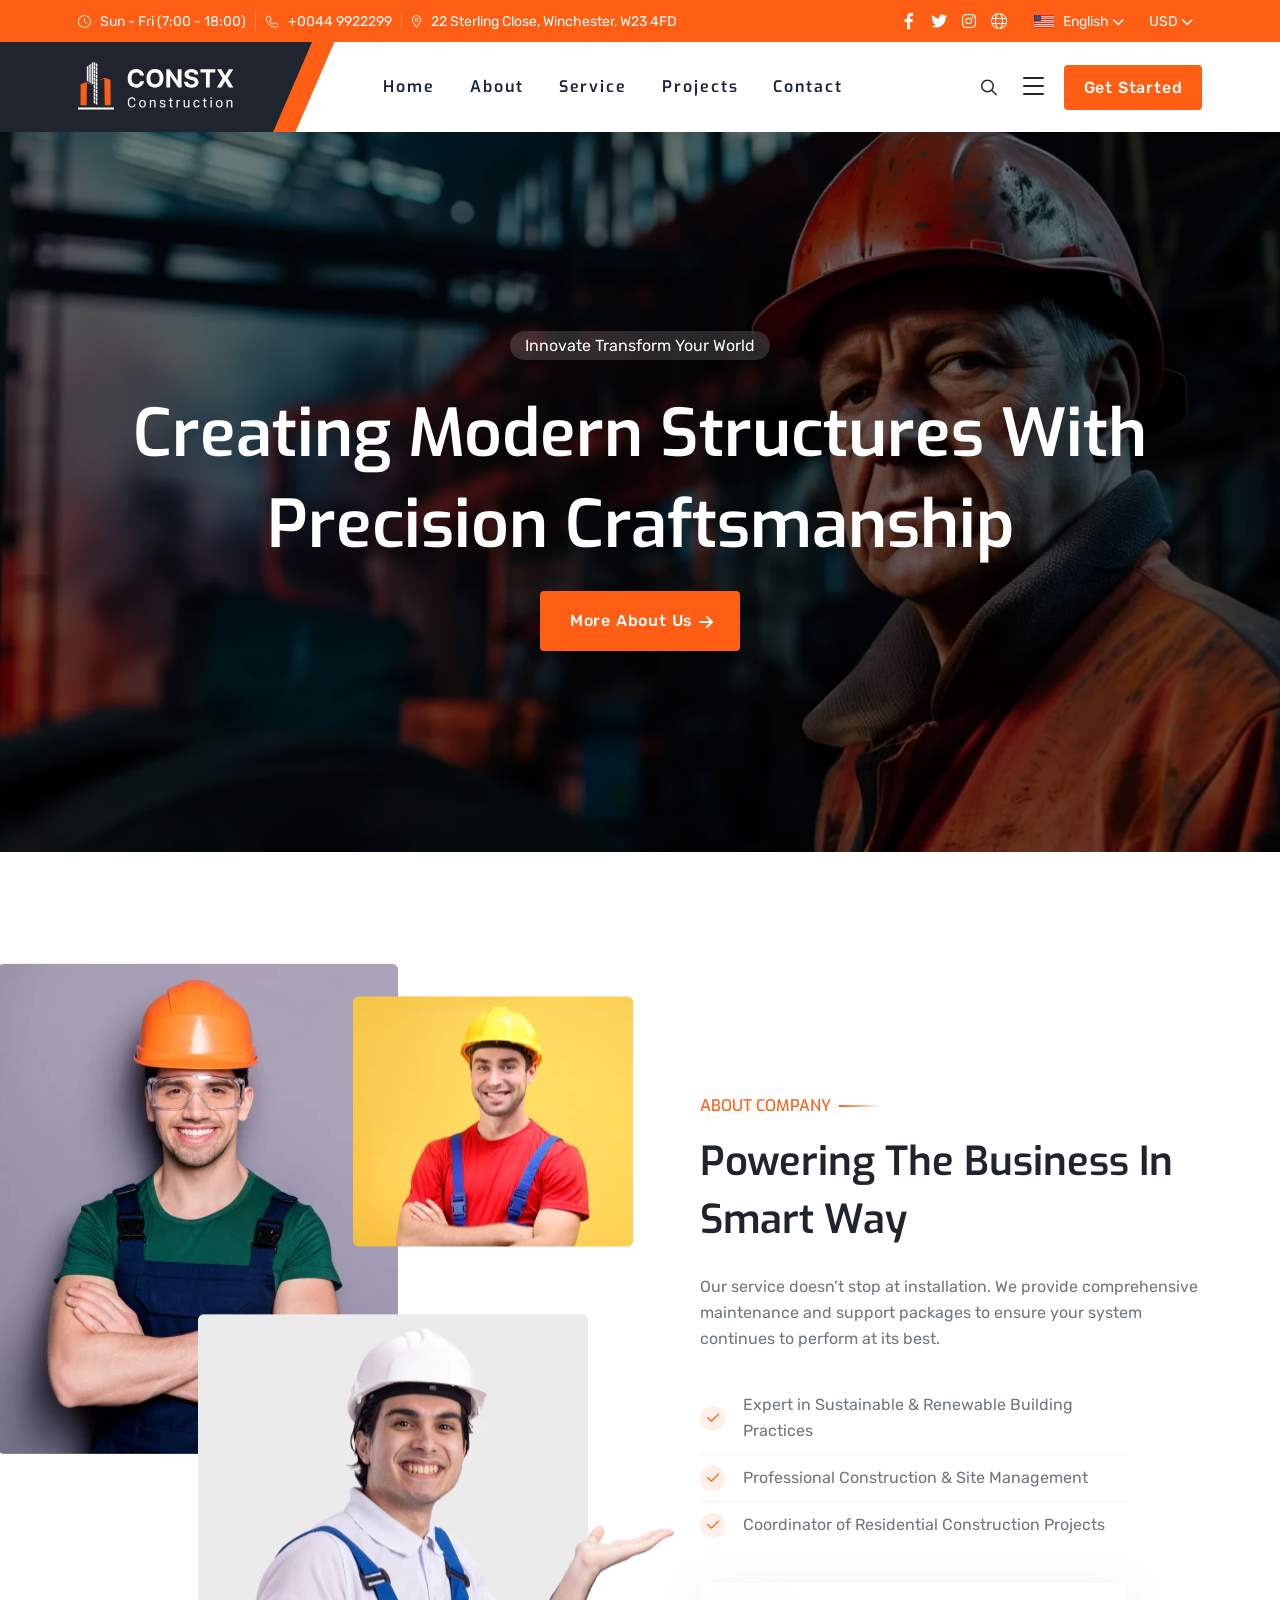
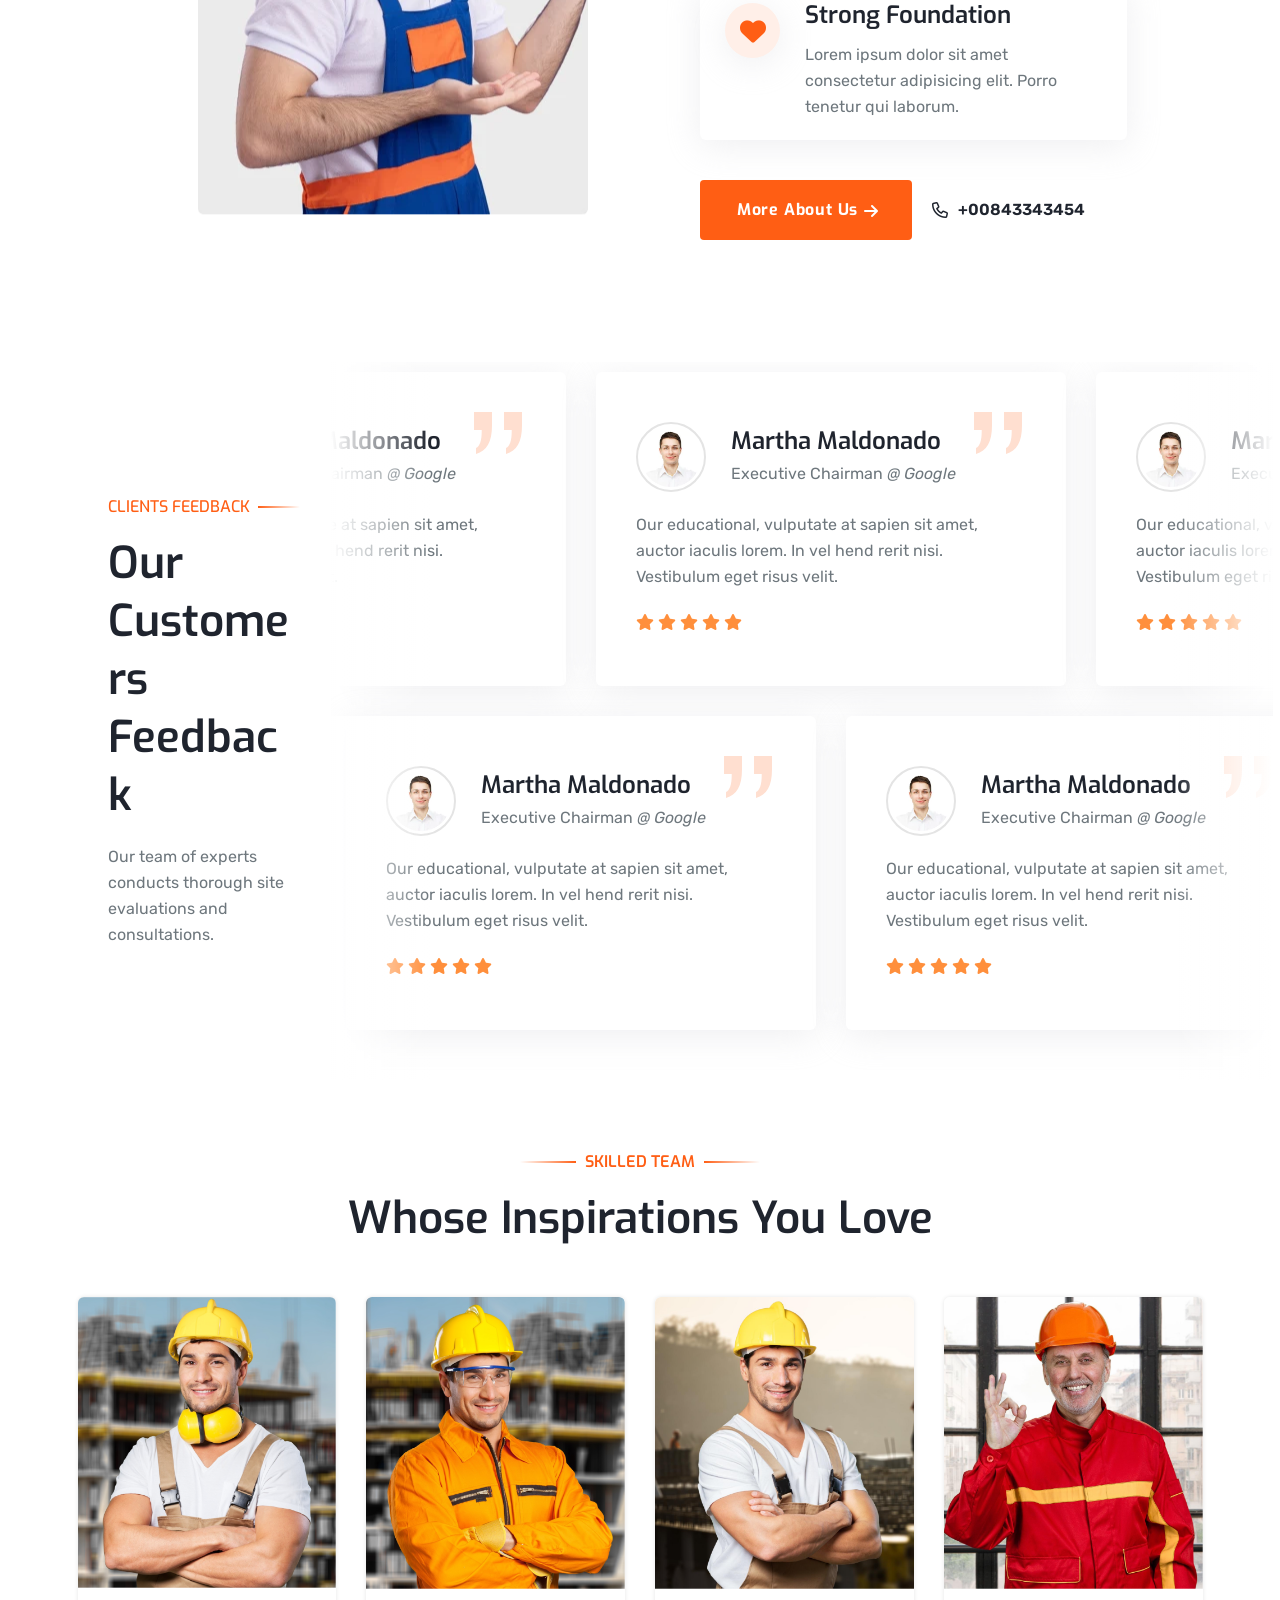
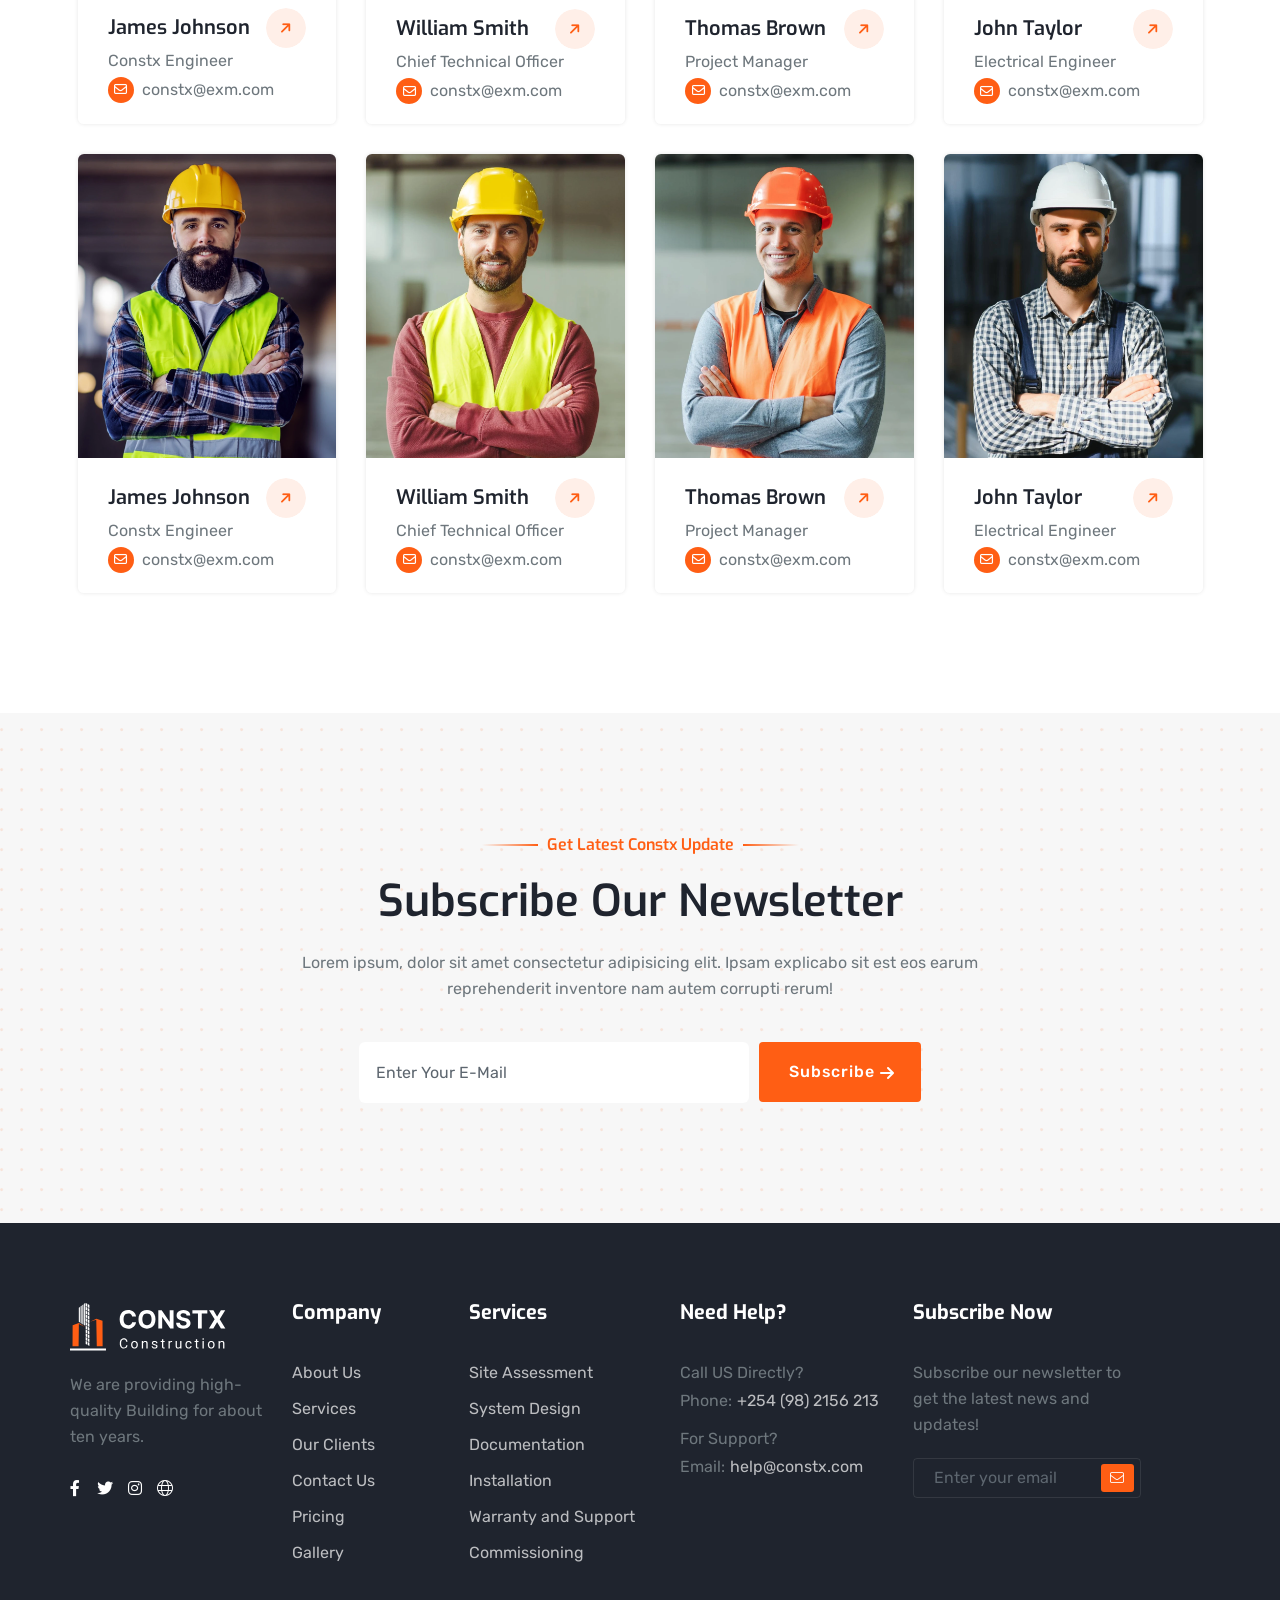
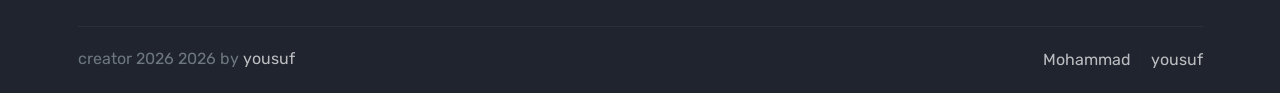
<file: about.html>
<!DOCTYPE html>
<html lang="en">


<head>
    <link rel="preconnect" href="https://fonts.googleapis.com/">
    <link rel="preconnect" href="https://fonts.gstatic.com/" crossorigin>

    <meta charset="UTF-8">
    <meta http-equiv="X-UA-Compatible" content="IE=edge">
    <meta name="viewport" content="width=device-width, initial-scale=1.0">
    <meta name="description" content="A modern and responsive construction website template built for construction, interior design, handyman, plumber, renovation and maintenance businesses. Clean design, fast performance and SEO optimized for professional service websites.">
    <!-- Place favicon.ico in the root directory -->
    <link rel="shortcut icon" type="image/x-icon" href="assets/images/fav.svg">
    <title>About US | Constx Construction</title>

    <link rel="preload" as="style" href="https://fonts.googleapis.com/css2?family=Rubik:ital,wght@0,300..900&amp;display=swap" onload="this.onload=null;this.rel='stylesheet'">
    <link rel="preload" as="style" href="https://fonts.googleapis.com/css2?family=Exo:ital,wght@0,100..900&amp;display=swap" onload="this.onload=null;this.rel='stylesheet'">
    <noscript>
        <link rel="stylesheet" href="https://fonts.googleapis.com/css2?family=Rubik:ital,wght@0,300..900&amp;display=swap">
        <link rel="stylesheet" href="https://fonts.googleapis.com/css2?family=Exo:ital,wght@0,100..900&amp;display=swap">
    </noscript>

    <!-- fontawesome css -->
    <link rel="preload" href="assets/css/plugins/fontawesome.css" as="style" onload="this.rel='stylesheet'">
    <link rel="preload" href="assets/css/plugins/swiper.css" as="style" onload="this.rel='stylesheet'">
    <!-- <link rel="preload" href="assets/css/plugins/aos.css" as="style" onload="this.rel='stylesheet'"> -->
    <link rel="preload" href="assets/css/plugins/unicons.css" as="style" onload="this.rel='stylesheet'">
    <link rel="preload" href="assets/css/plugins/metismenu.css" as="style" onload="this.rel='stylesheet'">
    <link rel="preload" href="assets/css/plugins/magnific-popup.css" as="style" onload="this.rel='stylesheet'">
    <link rel="preload" href="assets/css/plugins/hover-revel.css" as="style" onload="this.rel='stylesheet'">
    <link rel="preload" href="assets/css/plugins/timepickers.min.css" as="style" onload="this.rel='stylesheet'">
    <link rel="preload" href="assets/css/plugins/odometer.css" as="style" onload="this.rel='stylesheet'">
    <!-- bootstrap css -->
    <link rel="preload" href="assets/css/vendor/bootstrap.min.css" as="style" onload="this.rel='stylesheet'">
    <link rel="preload" as="image" href="assets/images/banner/12.webp">

    <style>
        .slider-img-seven {
            background: url(https://html.inversweb.com/images/banner/12.webp);
        }
    </style>

    <!-- main css -->
    <link rel="stylesheet" href="assets/css/style.css">
</head>



<body>

    <!-- Header Start -->
    <div class="loader-wrapper">
        <div class="loader">
        </div>
        <div class="loader-section section-left"></div>
        <div class="loader-section section-right"></div>
    </div>

    <!-- header srea start -->
    <header class="header-one header-four header--sticky header-sticky-smooth">
        <!-- header top -->
        <div class="header-top overflow-visible">
            <div class="container-header">
                <div class="row">
                    <div class="col-lg-12">
                        <div class="header-top-wrapper">
                            <!-- left area header top -->
                            <div class="left">
                                <!-- single map area -->
                                <div class="single-component info-con">
                                    <div class="icon">
                                        <i class="fal fa-clock"></i>
                                    </div>
                                    <div class="info">
                                        <span>Sun - Fri (7:00 - 18:00)</span>
                                    </div>
                                </div>
                                <!-- single map area -->
                                <!-- single map area -->
                                <div class="single-component info-con">
                                    <div class="icon">
                                        <i class="fal fa-phone"></i>
                                    </div>
                                    <div class="info">
                                        <span><a href="call-to_00449922299.html">+0044 9922299</a></span>
                                    </div>
                                </div>
                                <!-- single map area -->
                                <!-- single map area -->
                                <div class="single-component info-con">
                                    <div class="icon">
                                        <i class="fal fa-map-marker-alt"></i>
                                    </div>
                                    <div class="info">
                                        <span>22 Sterling Close, Winchester, W23 4FD</span>
                                    </div>
                                </div>
                                <!-- single map area -->
                            </div>
                            <!-- right area strat -->
                            <div class="right">
                                <ul class="social-wrapper-1 hover-bg-white">
                                    <li class="single"><a target="_blank" href="https://www.facebook.com/"><i class="fab fa-facebook-f"></i></a></li>
                                    <li class="single"><a target="_blank" href="https://x.com/"><i class="fab fa-twitter"></i></a></li>
                                    <li class="single"><a target="_blank" href="https://www.instagram.com/"><i class="fab fa-instagram"></i></a></li>
                                    <li class="single"><a target="_blank" href="https://dribbble.com/"><i class="fal fa-globe"></i></a></li>
                                </ul>

                                <div class="header-info ml--10">
                                    <ul class="tmp-dropdown-menu switcher-language">
                                        <li class="has-child-menu">
                                            <a href="#">
                                                <img class="left-image" src="assets/images/others/en-us.png" alt="Language Images">
                                                <span class="menu-item">English</span>
                                                <i class="right-icon fa-solid fa-chevron-down"></i>
                                            </a>
                                            <ul class="sub-menu">
                                                <li>
                                                    <a href="#">
                                                        <img class="left-image" src="assets/images/others/fr.png" alt="Language Images">
                                                        <span class="menu-item">Français</span>
                                                    </a>
                                                </li>
                                                <li>
                                                    <a href="#">
                                                        <img class="left-image" src="assets/images/others/de.png" alt="Language Images">
                                                        <span class="menu-item">Deutsch</span>
                                                    </a>
                                                </li>
                                            </ul>
                                        </li>
                                    </ul>
                                </div>

                                <div class="header-info ml--5">
                                    <ul class="tmp-dropdown-menu switcher-language">
                                        <li class="has-child-menu">
                                            <a href="#">
                                                <span class="menu-item">USD</span>
                                                <i class="right-icon fa-solid fa-chevron-down"></i>
                                            </a>
                                            <ul class="sub-menu hover-reverse">
                                                <li>
                                                    <a href="#">
                                                        <span class="menu-item">EUR</span>
                                                    </a>
                                                </li>
                                                <li>
                                                    <a href="#">
                                                        <span class="menu-item">GBP</span>
                                                    </a>
                                                </li>
                                            </ul>
                                        </li>
                                    </ul>
                                </div>


                            </div>
                        </div>
                    </div>
                </div>
            </div>
        </div>
        <!-- header bottom -->
        <!-- header style hear -->
        <div class="header-main header-main-2">
            <div class="container-3">
                <div class="row">
                    <div class="col-lg-12">
                        <div class="header-mid-one-wrapper wrapper-two">
                            <div class="logo-area">
                                <a href="index.html">
                                    <img src="assets/images/logo/02-main.svg" alt="logo">
                                </a>
                            </div>
                            <div class="nav-area">
                                <ul class="mainmenu">
                                    <li class="main-nav"><a href="index.html">Home</a></li>
                                    <li class="main-nav"> <a href="about.html">About</a></li>
                                    <li class="main-nav"><a href="service.html">Service</a> </li>
                                    <li class="main-nav"><a href="portfolio.html">Projects</a></li>
                                
                                    <li class="main-nav"> <a href="contact.html">Contact</a></li> 
                                </ul>
                            </div>
                            <div class="header-right">
                                <div class="cart-search-area">
                                    <!-- <a href="javascript:void(0)" class="cart-btn cart cart-icon hover-bg-light">
                                    <img src="assets/images/shop/cart.svg" alt="">
                                    <span class="bg-green">2</span>
                                </a> -->
                                    <a class="search-btn hover-bg-light" href="#canvasSearch" data-bs-toggle="offcanvas">
                                        <img src="assets/images/shop/search.svg" alt="">
                                    </a>
                                    <div class="dot-btn hover-bg-light">
                                        <!-- <img src="assets/images/shop/dot.svg" alt=""> -->
                                        <span class="offcanvas-trigger">
                                        <span class="offcanvas-bars">
                                            <span></span>
                                        <span></span>
                                        <span></span>
                                        </span>
                                        </span>
                                    </div>
                                </div>
                                <!-- single map area -->
                                <div class="single-component">
                                    <a href="contact.html" class="tmp-btn btn-primary button-flip btn-sm">
                                        <span data-text="Get Started">Get Started</span>
                                    </a>
                                    <div class="menu-area d-block" id="menu-btn">
                                        <div class="icon">
                                            <svg xmlns="http://www.w3.org/2000/svg" width="18" height="16" viewBox="0 0 18 16" fill="none">
                                                <rect width="18" height="2" fill="#0C0A0A"></rect>
                                                <rect y="7" width="18" height="2" fill="#0C0A0A"></rect>
                                                <rect y="14" width="18" height="2" fill="#0C0A0A"></rect>
                                            </svg>
                                        </div>
                                    </div>
                                </div>
                                <!-- single map area -->
                            </div>
                        </div>
                    </div>
                </div>
            </div>
        </div>
        <!-- header style hearm end -->
    </header>
    <!-- Header End -->




    <!-- about area breadcrumb-two start -->
    <div class="about-area-breadcrumb-two bg_image" data-black-overlay="5">
        <div class="container">
            <div class="row">
                <div class="col-lg-12">
                    <div class="about-content-two-wrapper">
                        <span class="b_one-pre cw">
                            Innovate Transform Your World
                        </span>
                        <h1 class="title-banner cw">
                            Creating Modern Structures With <br> Precision Craftsmanship
                        </h1>
                        <a href="#" class="tmp-btn btn-primary hover-white hover-icon-reverse">
                            <span class="icon-reverse-wrapper">
                                <span class="btn-text">More About Us</span>
                            <span class="btn-icon"><i class="fa-solid fa-arrow-right"></i></span>
                            <span class="btn-icon"><i class="fa-solid fa-arrow-right"></i></span>
                            </span>
                        </a>

                    </div>
                </div>
            </div>
        </div>
    </div>
    <!-- about area breadcrumb-two end -->



    <!-- About Area Start -->
    <section class="tmp-about-area area-4 tmp-section-gapTop pb_md--80 pb_sm--80">
        <div class="container-3">
            <div class="section-inner">
                <div class="row align-items-center">
                    <div class="col-lg-6 order-change">
                        <div class="about-bento-style-images bento-left-style">
                            <div class="thumbnail image-1">
                                <img data-parallax='{"x": 0, "y": -20}' src="assets/images/about/bento/01.webp" alt="">
                            </div>
                            <div class="thumbnail image-2">
                                <img data-parallax='{"x": 0, "y": 60}' src="assets/images/about/bento/02.webp" alt="">
                            </div>
                            <div class="thumbnail image-3">
                                <img data-parallax='{"x": 0, "y": 80}' src="assets/images/about/bento/04.webp" alt="">
                            </div>
                        </div>
                    </div>
                    <div class="col-lg-6  pl--60 pl_md--10 pl_sm--10 mt_md--30 mt_sm--30">
                        <div class="left-side-content">
                            <div class="section-title-area-4" data-sal="slide-up" data-sal-duration="800" data-sal-delay="200">
                                <p class="sub-title cg">ABOUT COMPANY</p>
                                <h2 class="section-title tmp-title-split mb--25">Powering The Business In Smart Way</h2>
                            </div>
                            <p class="desc mb--30" data-sal="slide-up" data-sal-duration="800" data-sal-delay="300">Our service doesn’t stop at installation. We provide comprehensive maintenance and support packages to ensure your system continues to perform at its best.</p>
                            <ul class="about-feature-list" data-sal="slide-up" data-sal-duration="800" data-sal-delay="400">
                                <li class="single">
                                    <div class="icon">
                                        <i class="far fa-check"></i>
                                    </div>
                                    <span>Expert in Sustainable & Renewable Building Practices</span>
                                </li>
                                <li class="single">
                                    <div class="icon">
                                        <i class="far fa-check"></i>
                                    </div>
                                    <span>Professional Construction & Site Management</span>
                                </li>
                                <li class="single">
                                    <div class="icon">
                                        <i class="far fa-check"></i>
                                    </div>
                                    <span>Coordinator of Residential Construction Projects</span>
                                </li>
                            </ul>

                            <div class="about-feature-wrapper" data-sal="slide-up" data-sal-duration="800" data-sal-delay="600">
                                <div class="icon">
                                    <i class="fa-solid fa-heart"></i>
                                </div>
                                <div class="content">
                                    <h3 class="title">Strong Foundation</h3>
                                    <p class="disc">
                                        Lorem ipsum dolor sit amet consectetur adipisicing elit. Porro tenetur qui laborum.
                                    </p>
                                </div>
                            </div>

                            <div class="button-area-about">
                                <a href="about.html" class="tmp-btn btn-primary hover-icon-reverse" data-sal="slide-up" data-sal-duration="800" data-sal-delay="500">
                                    <span class="icon-reverse-wrapper">
                                <span class="btn-text">More About Us</span>
                                    <span class="btn-icon"><i class="fa-solid fa-arrow-right"></i></span>
                                    <span class="btn-icon"><i class="fa-solid fa-arrow-right"></i></span>
                                    </span>
                                </a>
                                <a href="call-to_00843343454.html" class="text-btn" data-sal="slide-up" data-sal-duration="800" data-sal-delay="600"><i class="fa-regular fa-phone"></i> <span class="hover-moving-primary">+00843343454</span></a>
                            </div>
                        </div>
                    </div>
                </div>
            </div>
        </div>
    </section>
    <!-- About Area End -->



    <section class="testimonials-marque-modern">
        <div class="container-fluid">
            <div class="row g-5 align-items-center">
                <div class="col-xl-3">
                    <div class="section-title-area-4 pl--100 pl_sm--10">
                        <p class="sub-title cg" data-sal="slide-up" data-sal-duration="800" data-sal-delay="100">CLIENTS FEEDBACK</p>
                        <h2 class="section-title tmp-title-split" data-sal="slide-up" data-sal-duration="800" data-sal-delay="300">Our Customers Feedback</h2>
                        <p class="desc" data-sal="slide-up" data-sal-duration="800" data-sal-delay="500">Our team of experts conducts thorough site evaluations and consultations.</p>
                    </div>
                </div>
                <div class="col-xl-9">
                    <div class="overflow-hidden">

                        <div class="testimonials-scroll-animation-wrapper pt--50 pt_lp--10 pb--30 pt_sm--20">
                            <div class="scroll-animation scroll-right-left">

                                <div class="single-col-20">
                                    <!-- single testimonials wrapper -->
                                    <div class="single-testimonials-wrapper-marque">
                                        <div class="inner">
                                            <div class="clint-info-wrapper">
                                                <div class="thumb">
                                                    <img src="assets/images/testimonials/01.webp" alt="Clint Images">
                                                </div>
                                                <div class="client-info">
                                                    <h3 class="title">Martha Maldonado</h3>
                                                    <span>Executive Chairman <i>@ Google</i></span>
                                                </div>
                                            </div>
                                            <div class="description">
                                                <p class="desc">Our educational, vulputate at sapien sit amet,
                                                    auctor iaculis lorem. In vel hend rerit nisi. Vestibulum eget risus
                                                    velit.</p>
                                                <div class="rating mt--20">
                                                    <a href="#"><i class="fas fa-star"></i></a>
                                                    <a href="#"><i class="fas fa-star"></i></a>
                                                    <a href="#"><i class="fas fa-star"></i></a>
                                                    <a href="#"><i class="fas fa-star"></i></a>
                                                    <a href="#"><i class="fas fa-star"></i></a>
                                                </div>
                                            </div>


                                        </div>
                                    </div>
                                    <!-- single testimonials wrapper end -->
                                </div>
                                <div class="single-col-20">
                                    <!-- single testimonials wrapper -->
                                    <div class="single-testimonials-wrapper-marque">
                                        <div class="inner">
                                            <div class="clint-info-wrapper">
                                                <div class="thumb">
                                                    <img src="assets/images/testimonials/01.webp" alt="Clint Images">
                                                </div>
                                                <div class="client-info">
                                                    <h3 class="title">Martha Maldonado</h3>
                                                    <span>Executive Chairman <i>@ Google</i></span>
                                                </div>
                                            </div>
                                            <div class="description">
                                                <p class="desc">Our educational, vulputate at sapien sit amet,
                                                    auctor iaculis lorem. In vel hend rerit nisi. Vestibulum eget risus
                                                    velit.</p>
                                                <div class="rating mt--20">
                                                    <a href="#"><i class="fas fa-star"></i></a>
                                                    <a href="#"><i class="fas fa-star"></i></a>
                                                    <a href="#"><i class="fas fa-star"></i></a>
                                                    <a href="#"><i class="fas fa-star"></i></a>
                                                    <a href="#"><i class="fas fa-star"></i></a>
                                                </div>
                                            </div>


                                        </div>
                                    </div>
                                    <!-- single testimonials wrapper end -->
                                </div>
                                <div class="single-col-20">
                                    <!-- single testimonials wrapper -->
                                    <div class="single-testimonials-wrapper-marque">
                                        <div class="inner">
                                            <div class="clint-info-wrapper">
                                                <div class="thumb">
                                                    <img src="assets/images/testimonials/01.webp" alt="Clint Images">
                                                </div>
                                                <div class="client-info">
                                                    <h3 class="title">Martha Maldonado</h3>
                                                    <span>Executive Chairman <i>@ Google</i></span>
                                                </div>
                                            </div>
                                            <div class="description">
                                                <p class="desc">Our educational, vulputate at sapien sit amet,
                                                    auctor iaculis lorem. In vel hend rerit nisi. Vestibulum eget risus
                                                    velit.</p>
                                                <div class="rating mt--20">
                                                    <a href="#"><i class="fas fa-star"></i></a>
                                                    <a href="#"><i class="fas fa-star"></i></a>
                                                    <a href="#"><i class="fas fa-star"></i></a>
                                                    <a href="#"><i class="fas fa-star"></i></a>
                                                    <a href="#"><i class="fas fa-star"></i></a>
                                                </div>
                                            </div>


                                        </div>
                                    </div>
                                    <!-- single testimonials wrapper end -->
                                </div>
                                <div class="single-col-20">
                                    <!-- single testimonials wrapper -->
                                    <div class="single-testimonials-wrapper-marque">
                                        <div class="inner">
                                            <div class="clint-info-wrapper">
                                                <div class="thumb">
                                                    <img src="assets/images/testimonials/01.webp" alt="Clint Images">
                                                </div>
                                                <div class="client-info">
                                                    <h3 class="title">Martha Maldonado</h3>
                                                    <span>Executive Chairman <i>@ Google</i></span>
                                                </div>
                                            </div>
                                            <div class="description">
                                                <p class="desc">Our educational, vulputate at sapien sit amet,
                                                    auctor iaculis lorem. In vel hend rerit nisi. Vestibulum eget risus
                                                    velit.</p>
                                                <div class="rating mt--20">
                                                    <a href="#"><i class="fas fa-star"></i></a>
                                                    <a href="#"><i class="fas fa-star"></i></a>
                                                    <a href="#"><i class="fas fa-star"></i></a>
                                                    <a href="#"><i class="fas fa-star"></i></a>
                                                    <a href="#"><i class="fas fa-star"></i></a>
                                                </div>
                                            </div>


                                        </div>
                                    </div>
                                    <!-- single testimonials wrapper end -->
                                </div>
                                <div class="single-col-20">
                                    <!-- single testimonials wrapper -->
                                    <div class="single-testimonials-wrapper-marque">
                                        <div class="inner">
                                            <div class="clint-info-wrapper">
                                                <div class="thumb">
                                                    <img src="assets/images/testimonials/01.webp" alt="Clint Images">
                                                </div>
                                                <div class="client-info">
                                                    <h3 class="title">Martha Maldonado</h3>
                                                    <span>Executive Chairman <i>@ Google</i></span>
                                                </div>
                                            </div>
                                            <div class="description">
                                                <p class="desc">Our educational, vulputate at sapien sit amet,
                                                    auctor iaculis lorem. In vel hend rerit nisi. Vestibulum eget risus
                                                    velit.</p>
                                                <div class="rating mt--20">
                                                    <a href="#"><i class="fas fa-star"></i></a>
                                                    <a href="#"><i class="fas fa-star"></i></a>
                                                    <a href="#"><i class="fas fa-star"></i></a>
                                                    <a href="#"><i class="fas fa-star"></i></a>
                                                    <a href="#"><i class="fas fa-star"></i></a>
                                                </div>
                                            </div>


                                        </div>
                                    </div>
                                    <!-- single testimonials wrapper end -->
                                </div>
                                <div class="single-col-20">
                                    <!-- single testimonials wrapper -->
                                    <div class="single-testimonials-wrapper-marque">
                                        <div class="inner">
                                            <div class="clint-info-wrapper">
                                                <div class="thumb">
                                                    <img src="assets/images/testimonials/01.webp" alt="Clint Images">
                                                </div>
                                                <div class="client-info">
                                                    <h3 class="title">Martha Maldonado</h3>
                                                    <span>Executive Chairman <i>@ Google</i></span>
                                                </div>
                                            </div>
                                            <div class="description">
                                                <p class="desc">Our educational, vulputate at sapien sit amet,
                                                    auctor iaculis lorem. In vel hend rerit nisi. Vestibulum eget risus
                                                    velit.</p>
                                                <div class="rating mt--20">
                                                    <a href="#"><i class="fas fa-star"></i></a>
                                                    <a href="#"><i class="fas fa-star"></i></a>
                                                    <a href="#"><i class="fas fa-star"></i></a>
                                                    <a href="#"><i class="fas fa-star"></i></a>
                                                    <a href="#"><i class="fas fa-star"></i></a>
                                                </div>
                                            </div>


                                        </div>
                                    </div>
                                    <!-- single testimonials wrapper end -->
                                </div>
                                <div class="single-col-20">
                                    <!-- single testimonials wrapper -->
                                    <div class="single-testimonials-wrapper-marque">
                                        <div class="inner">
                                            <div class="clint-info-wrapper">
                                                <div class="thumb">
                                                    <img src="assets/images/testimonials/01.webp" alt="Clint Images">
                                                </div>
                                                <div class="client-info">
                                                    <h3 class="title">Martha Maldonado</h3>
                                                    <span>Executive Chairman <i>@ Google</i></span>
                                                </div>
                                            </div>
                                            <div class="description">
                                                <p class="desc">Our educational, vulputate at sapien sit amet,
                                                    auctor iaculis lorem. In vel hend rerit nisi. Vestibulum eget risus
                                                    velit.</p>
                                                <div class="rating mt--20">
                                                    <a href="#"><i class="fas fa-star"></i></a>
                                                    <a href="#"><i class="fas fa-star"></i></a>
                                                    <a href="#"><i class="fas fa-star"></i></a>
                                                    <a href="#"><i class="fas fa-star"></i></a>
                                                    <a href="#"><i class="fas fa-star"></i></a>
                                                </div>
                                            </div>


                                        </div>
                                    </div>
                                    <!-- single testimonials wrapper end -->
                                </div>
                                <div class="single-col-20">
                                    <!-- single testimonials wrapper -->
                                    <div class="single-testimonials-wrapper-marque">
                                        <div class="inner">
                                            <div class="clint-info-wrapper">
                                                <div class="thumb">
                                                    <img src="assets/images/testimonials/01.webp" alt="Clint Images">
                                                </div>
                                                <div class="client-info">
                                                    <h3 class="title">Martha Maldonado</h3>
                                                    <span>Executive Chairman <i>@ Google</i></span>
                                                </div>
                                            </div>
                                            <div class="description">
                                                <p class="desc">Our educational, vulputate at sapien sit amet,
                                                    auctor iaculis lorem. In vel hend rerit nisi. Vestibulum eget risus
                                                    velit.</p>
                                                <div class="rating mt--20">
                                                    <a href="#"><i class="fas fa-star"></i></a>
                                                    <a href="#"><i class="fas fa-star"></i></a>
                                                    <a href="#"><i class="fas fa-star"></i></a>
                                                    <a href="#"><i class="fas fa-star"></i></a>
                                                    <a href="#"><i class="fas fa-star"></i></a>
                                                </div>
                                            </div>


                                        </div>
                                    </div>
                                    <!-- single testimonials wrapper end -->
                                </div>
                                <div class="single-col-20">
                                    <!-- single testimonials wrapper -->
                                    <div class="single-testimonials-wrapper-marque">
                                        <div class="inner">
                                            <div class="clint-info-wrapper">
                                                <div class="thumb">
                                                    <img src="assets/images/testimonials/01.webp" alt="Clint Images">
                                                </div>
                                                <div class="client-info">
                                                    <h3 class="title">Martha Maldonado</h3>
                                                    <span>Executive Chairman <i>@ Google</i></span>
                                                </div>
                                            </div>
                                            <div class="description">
                                                <p class="desc">Our educational, vulputate at sapien sit amet,
                                                    auctor iaculis lorem. In vel hend rerit nisi. Vestibulum eget risus
                                                    velit.</p>
                                                <div class="rating mt--20">
                                                    <a href="#"><i class="fas fa-star"></i></a>
                                                    <a href="#"><i class="fas fa-star"></i></a>
                                                    <a href="#"><i class="fas fa-star"></i></a>
                                                    <a href="#"><i class="fas fa-star"></i></a>
                                                    <a href="#"><i class="fas fa-star"></i></a>
                                                </div>
                                            </div>


                                        </div>
                                    </div>
                                    <!-- single testimonials wrapper end -->
                                </div>

                            </div>
                        </div>
                        <div class="testimonials-scroll-animation-wrapper pb--50">
                            <div class="scroll-animation scroll-left-right">

                                <div class="single-col-20">
                                    <!-- single testimonials wrapper -->
                                    <div class="single-testimonials-wrapper-marque">
                                        <div class="inner">
                                            <div class="clint-info-wrapper">
                                                <div class="thumb">
                                                    <img src="assets/images/testimonials/01.webp" alt="Clint Images">
                                                </div>
                                                <div class="client-info">
                                                    <h3 class="title">Martha Maldonado</h3>
                                                    <span>Executive Chairman <i>@ Google</i></span>
                                                </div>
                                            </div>
                                            <div class="description">
                                                <p class="desc">Our educational, vulputate at sapien sit amet,
                                                    auctor iaculis lorem. In vel hend rerit nisi. Vestibulum eget risus
                                                    velit.</p>
                                                <div class="rating mt--20">
                                                    <a href="#"><i class="fas fa-star"></i></a>
                                                    <a href="#"><i class="fas fa-star"></i></a>
                                                    <a href="#"><i class="fas fa-star"></i></a>
                                                    <a href="#"><i class="fas fa-star"></i></a>
                                                    <a href="#"><i class="fas fa-star"></i></a>
                                                </div>
                                            </div>


                                        </div>
                                    </div>
                                    <!-- single testimonials wrapper end -->
                                </div>
                                <div class="single-col-20">
                                    <!-- single testimonials wrapper -->
                                    <div class="single-testimonials-wrapper-marque">
                                        <div class="inner">
                                            <div class="clint-info-wrapper">
                                                <div class="thumb">
                                                    <img src="assets/images/testimonials/01.webp" alt="Clint Images">
                                                </div>
                                                <div class="client-info">
                                                    <h3 class="title">Martha Maldonado</h3>
                                                    <span>Executive Chairman <i>@ Google</i></span>
                                                </div>
                                            </div>
                                            <div class="description">
                                                <p class="desc">Our educational, vulputate at sapien sit amet,
                                                    auctor iaculis lorem. In vel hend rerit nisi. Vestibulum eget risus
                                                    velit.</p>
                                                <div class="rating mt--20">
                                                    <a href="#"><i class="fas fa-star"></i></a>
                                                    <a href="#"><i class="fas fa-star"></i></a>
                                                    <a href="#"><i class="fas fa-star"></i></a>
                                                    <a href="#"><i class="fas fa-star"></i></a>
                                                    <a href="#"><i class="fas fa-star"></i></a>
                                                </div>
                                            </div>


                                        </div>
                                    </div>
                                    <!-- single testimonials wrapper end -->
                                </div>
                                <div class="single-col-20">
                                    <!-- single testimonials wrapper -->
                                    <div class="single-testimonials-wrapper-marque">
                                        <div class="inner">
                                            <div class="clint-info-wrapper">
                                                <div class="thumb">
                                                    <img src="assets/images/testimonials/01.webp" alt="Clint Images">
                                                </div>
                                                <div class="client-info">
                                                    <h3 class="title">Martha Maldonado</h3>
                                                    <span>Executive Chairman <i>@ Google</i></span>
                                                </div>
                                            </div>
                                            <div class="description">
                                                <p class="desc">Our educational, vulputate at sapien sit amet,
                                                    auctor iaculis lorem. In vel hend rerit nisi. Vestibulum eget risus
                                                    velit.</p>
                                                <div class="rating mt--20">
                                                    <a href="#"><i class="fas fa-star"></i></a>
                                                    <a href="#"><i class="fas fa-star"></i></a>
                                                    <a href="#"><i class="fas fa-star"></i></a>
                                                    <a href="#"><i class="fas fa-star"></i></a>
                                                    <a href="#"><i class="fas fa-star"></i></a>
                                                </div>
                                            </div>


                                        </div>
                                    </div>
                                    <!-- single testimonials wrapper end -->
                                </div>
                                <div class="single-col-20">
                                    <!-- single testimonials wrapper -->
                                    <div class="single-testimonials-wrapper-marque">
                                        <div class="inner">
                                            <div class="clint-info-wrapper">
                                                <div class="thumb">
                                                    <img src="assets/images/testimonials/01.webp" alt="Clint Images">
                                                </div>
                                                <div class="client-info">
                                                    <h3 class="title">Martha Maldonado</h3>
                                                    <span>Executive Chairman <i>@ Google</i></span>
                                                </div>
                                            </div>
                                            <div class="description">
                                                <p class="desc">Our educational, vulputate at sapien sit amet,
                                                    auctor iaculis lorem. In vel hend rerit nisi. Vestibulum eget risus
                                                    velit.</p>
                                                <div class="rating mt--20">
                                                    <a href="#"><i class="fas fa-star"></i></a>
                                                    <a href="#"><i class="fas fa-star"></i></a>
                                                    <a href="#"><i class="fas fa-star"></i></a>
                                                    <a href="#"><i class="fas fa-star"></i></a>
                                                    <a href="#"><i class="fas fa-star"></i></a>
                                                </div>
                                            </div>


                                        </div>
                                    </div>
                                    <!-- single testimonials wrapper end -->
                                </div>
                                <div class="single-col-20">
                                    <!-- single testimonials wrapper -->
                                    <div class="single-testimonials-wrapper-marque">
                                        <div class="inner">
                                            <div class="clint-info-wrapper">
                                                <div class="thumb">
                                                    <img src="assets/images/testimonials/01.webp" alt="Clint Images">
                                                </div>
                                                <div class="client-info">
                                                    <h3 class="title">Martha Maldonado</h3>
                                                    <span>Executive Chairman <i>@ Google</i></span>
                                                </div>
                                            </div>
                                            <div class="description">
                                                <p class="desc">Our educational, vulputate at sapien sit amet,
                                                    auctor iaculis lorem. In vel hend rerit nisi. Vestibulum eget risus
                                                    velit.</p>
                                                <div class="rating mt--20">
                                                    <a href="#"><i class="fas fa-star"></i></a>
                                                    <a href="#"><i class="fas fa-star"></i></a>
                                                    <a href="#"><i class="fas fa-star"></i></a>
                                                    <a href="#"><i class="fas fa-star"></i></a>
                                                    <a href="#"><i class="fas fa-star"></i></a>
                                                </div>
                                            </div>


                                        </div>
                                    </div>
                                    <!-- single testimonials wrapper end -->
                                </div>
                                <div class="single-col-20">
                                    <!-- single testimonials wrapper -->
                                    <div class="single-testimonials-wrapper-marque">
                                        <div class="inner">
                                            <div class="clint-info-wrapper">
                                                <div class="thumb">
                                                    <img src="assets/images/testimonials/01.webp" alt="Clint Images">
                                                </div>
                                                <div class="client-info">
                                                    <h3 class="title">Martha Maldonado</h3>
                                                    <span>Executive Chairman <i>@ Google</i></span>
                                                </div>
                                            </div>
                                            <div class="description">
                                                <p class="desc">Our educational, vulputate at sapien sit amet,
                                                    auctor iaculis lorem. In vel hend rerit nisi. Vestibulum eget risus
                                                    velit.</p>
                                                <div class="rating mt--20">
                                                    <a href="#"><i class="fas fa-star"></i></a>
                                                    <a href="#"><i class="fas fa-star"></i></a>
                                                    <a href="#"><i class="fas fa-star"></i></a>
                                                    <a href="#"><i class="fas fa-star"></i></a>
                                                    <a href="#"><i class="fas fa-star"></i></a>
                                                </div>
                                            </div>


                                        </div>
                                    </div>
                                    <!-- single testimonials wrapper end -->
                                </div>
                                <div class="single-col-20">
                                    <!-- single testimonials wrapper -->
                                    <div class="single-testimonials-wrapper-marque">
                                        <div class="inner">
                                            <div class="clint-info-wrapper">
                                                <div class="thumb">
                                                    <img src="assets/images/testimonials/01.webp" alt="Clint Images">
                                                </div>
                                                <div class="client-info">
                                                    <h3 class="title">Martha Maldonado</h3>
                                                    <span>Executive Chairman <i>@ Google</i></span>
                                                </div>
                                            </div>
                                            <div class="description">
                                                <p class="desc">Our educational, vulputate at sapien sit amet,
                                                    auctor iaculis lorem. In vel hend rerit nisi. Vestibulum eget risus
                                                    velit.</p>
                                                <div class="rating mt--20">
                                                    <a href="#"><i class="fas fa-star"></i></a>
                                                    <a href="#"><i class="fas fa-star"></i></a>
                                                    <a href="#"><i class="fas fa-star"></i></a>
                                                    <a href="#"><i class="fas fa-star"></i></a>
                                                    <a href="#"><i class="fas fa-star"></i></a>
                                                </div>
                                            </div>


                                        </div>
                                    </div>
                                    <!-- single testimonials wrapper end -->
                                </div>
                                <div class="single-col-20">
                                    <!-- single testimonials wrapper -->
                                    <div class="single-testimonials-wrapper-marque">
                                        <div class="inner">
                                            <div class="clint-info-wrapper">
                                                <div class="thumb">
                                                    <img src="assets/images/testimonials/01.webp" alt="Clint Images">
                                                </div>
                                                <div class="client-info">
                                                    <h3 class="title">Martha Maldonado</h3>
                                                    <span>Executive Chairman <i>@ Google</i></span>
                                                </div>
                                            </div>
                                            <div class="description">
                                                <p class="desc">Our educational, vulputate at sapien sit amet,
                                                    auctor iaculis lorem. In vel hend rerit nisi. Vestibulum eget risus
                                                    velit.</p>
                                                <div class="rating mt--20">
                                                    <a href="#"><i class="fas fa-star"></i></a>
                                                    <a href="#"><i class="fas fa-star"></i></a>
                                                    <a href="#"><i class="fas fa-star"></i></a>
                                                    <a href="#"><i class="fas fa-star"></i></a>
                                                    <a href="#"><i class="fas fa-star"></i></a>
                                                </div>
                                            </div>


                                        </div>
                                    </div>
                                    <!-- single testimonials wrapper end -->
                                </div>
                                <div class="single-col-20">
                                    <!-- single testimonials wrapper -->
                                    <div class="single-testimonials-wrapper-marque">
                                        <div class="inner">
                                            <div class="clint-info-wrapper">
                                                <div class="thumb">
                                                    <img src="assets/images/testimonials/01.webp" alt="Clint Images">
                                                </div>
                                                <div class="client-info">
                                                    <h3 class="title">Martha Maldonado</h3>
                                                    <span>Executive Chairman <i>@ Google</i></span>
                                                </div>
                                            </div>
                                            <div class="description">
                                                <p class="desc">Our educational, vulputate at sapien sit amet,
                                                    auctor iaculis lorem. In vel hend rerit nisi. Vestibulum eget risus
                                                    velit.</p>
                                                <div class="rating mt--20">
                                                    <a href="#"><i class="fas fa-star"></i></a>
                                                    <a href="#"><i class="fas fa-star"></i></a>
                                                    <a href="#"><i class="fas fa-star"></i></a>
                                                    <a href="#"><i class="fas fa-star"></i></a>
                                                    <a href="#"><i class="fas fa-star"></i></a>
                                                </div>
                                            </div>


                                        </div>
                                    </div>
                                    <!-- single testimonials wrapper end -->
                                </div>
                                <div class="single-col-20">
                                    <!-- single testimonials wrapper -->
                                    <div class="single-testimonials-wrapper-marque">
                                        <div class="inner">
                                            <div class="clint-info-wrapper">
                                                <div class="thumb">
                                                    <img src="assets/images/testimonials/01.webp" alt="Clint Images">
                                                </div>
                                                <div class="client-info">
                                                    <h3 class="title">Martha Maldonado</h3>
                                                    <span>Executive Chairman <i>@ Google</i></span>
                                                </div>
                                            </div>
                                            <div class="description">
                                                <p class="desc">Our educational, vulputate at sapien sit amet,
                                                    auctor iaculis lorem. In vel hend rerit nisi. Vestibulum eget risus
                                                    velit.</p>
                                                <div class="rating mt--20">
                                                    <a href="#"><i class="fas fa-star"></i></a>
                                                    <a href="#"><i class="fas fa-star"></i></a>
                                                    <a href="#"><i class="fas fa-star"></i></a>
                                                    <a href="#"><i class="fas fa-star"></i></a>
                                                    <a href="#"><i class="fas fa-star"></i></a>
                                                </div>
                                            </div>


                                        </div>
                                    </div>
                                    <!-- single testimonials wrapper end -->
                                </div>

                            </div>
                        </div>

                    </div>
                </div>
            </div>
        </div>
    </section>


    <!-- Team Area Start -->
    <section class="tmp-team-area team-inner tmp-section-gapBottom pt--70 pt_sm--40">
        <div class="container-3">
            <div class="row">
                <div class="section-title-area-3">
                    <p class="sub-title cg" data-sal="slide-up-large" data-sal-duration="1000" data-sal-delay="100">SKILLED TEAM</p>
                    <h2 class="section-title" data-sal="slide-up-large" data-sal-duration="1000" data-sal-delay="300">Whose Inspirations You Love</h2>
                </div>
            </div>
            <div class="section-inner mt--30">
                <div class="row g-5">
                    <div class="col-lg-3 col-md-6 col-sm-6 col-12" data-sal="slide-up" data-sal-duration="1000" data-sal-delay="100">
                        <div class="team-wrapper2">
                            <div class="image-area">
                                <a href="team-details.html">
                                    <img src="assets/images/team/04.webp" alt="">
                                </a>
                                <div class="social-wrapper">
                                    <ul>
                                        <li>
                                            <a href="#">
                                                <i class="fa-brands fa-facebook-f"></i>
                                            </a>
                                        </li>
                                        <li>
                                            <a href="#">
                                                <i class="fa-brands fa-twitter"></i>
                                            </a>
                                        </li>
                                        <li>
                                            <a href="#">
                                                <i class="fa-brands fa-youtube"></i>
                                            </a>
                                        </li>
                                        <li>
                                            <a href="#">
                                                <i class="fa-brands fa-linkedin-in"></i>
                                            </a>
                                        </li>
                                    </ul>
                                </div>
                            </div>
                            <div class="content-area">
                                <h3 class="title"><a href="team-details.html">James Johnson</a><a href="team-details.html" class="tmp-icon-overlay-link-btn">
                                        <span class="tmp-btn-overlay">
                                <i class="tmp-icon fa-solid fa-arrow-right"></i>
                                <i class="tmp-icon-bottom fa-solid fa-arrow-right"></i>
                            </span>
                                    </a></h3>
                                <p class="designation">Constx Engineer</p>
                                <a href="mail-to_constx%40exm.com.html" class="email"><i class="fa-regular fa-envelope"></i>constx@exm.com</a>
                            </div>
                        </div>
                    </div>
                    <div class="col-lg-3 col-md-6 col-sm-6 col-12" data-sal="slide-up" data-sal-duration="1000" data-sal-delay="300">
                        <div class="team-wrapper2">
                            <div class="image-area">
                                <a href="team-details.html">
                                    <img src="assets/images/team/05.webp" alt="">
                                </a>
                                <div class="social-wrapper">
                                    <ul>
                                        <li>
                                            <a href="#">
                                                <i class="fa-brands fa-facebook-f"></i>
                                            </a>
                                        </li>
                                        <li>
                                            <a href="#">
                                                <i class="fa-brands fa-twitter"></i>
                                            </a>
                                        </li>
                                        <li>
                                            <a href="#">
                                                <i class="fa-brands fa-youtube"></i>
                                            </a>
                                        </li>
                                        <li>
                                            <a href="#">
                                                <i class="fa-brands fa-linkedin-in"></i>
                                            </a>
                                        </li>
                                    </ul>
                                </div>
                            </div>
                            <div class="content-area">
                                <h3 class="title"><a href="team-details.html">William Smith</a><a href="team-details.html" class="tmp-icon-overlay-link-btn">
                                        <span class="tmp-btn-overlay">
                                <i class="tmp-icon fa-solid fa-arrow-right"></i>
                                <i class="tmp-icon-bottom fa-solid fa-arrow-right"></i>
                            </span>
                                    </a></h3>
                                <p class="designation">Chief Technical Officer</p>
                                <a href="mail-to_constx%40exm.com.html" class="email"><i class="fa-regular fa-envelope"></i>constx@exm.com</a>
                            </div>
                        </div>
                    </div>
                    <div class="col-lg-3 col-md-6 col-sm-6 col-12" data-sal="slide-up" data-sal-duration="1000" data-sal-delay="500">
                        <div class="team-wrapper2">
                            <div class="image-area">
                                <a href="team-details.html">
                                    <img src="assets/images/team/06.webp" alt="">
                                </a>
                                <div class="social-wrapper">
                                    <ul>
                                        <li>
                                            <a href="#">
                                                <i class="fa-brands fa-facebook-f"></i>
                                            </a>
                                        </li>
                                        <li>
                                            <a href="#">
                                                <i class="fa-brands fa-twitter"></i>
                                            </a>
                                        </li>
                                        <li>
                                            <a href="#">
                                                <i class="fa-brands fa-youtube"></i>
                                            </a>
                                        </li>
                                        <li>
                                            <a href="#">
                                                <i class="fa-brands fa-linkedin-in"></i>
                                            </a>
                                        </li>
                                    </ul>
                                </div>
                            </div>
                            <div class="content-area">
                                <h3 class="title"><a href="team-details.html">Thomas Brown</a><a href="team-details.html" class="tmp-icon-overlay-link-btn">
                                        <span class="tmp-btn-overlay">
                                <i class="tmp-icon fa-solid fa-arrow-right"></i>
                                <i class="tmp-icon-bottom fa-solid fa-arrow-right"></i>
                            </span>
                                    </a></h3>
                                <p class="designation">Project Manager</p>
                                <a href="mail-to_constx%40exm.com.html" class="email"><i class="fa-regular fa-envelope"></i>constx@exm.com</a>
                            </div>
                        </div>
                    </div>
                    <div class="col-lg-3 col-md-6 col-sm-6 col-12" data-sal="slide-up" data-sal-duration="1000" data-sal-delay="700">
                        <div class="team-wrapper2">
                            <div class="image-area">
                                <a href="team-details.html">
                                    <img src="assets/images/team/07.webp" alt="">
                                </a>
                                <div class="social-wrapper">
                                    <ul>
                                        <li>
                                            <a href="#">
                                                <i class="fa-brands fa-facebook-f"></i>
                                            </a>
                                        </li>
                                        <li>
                                            <a href="#">
                                                <i class="fa-brands fa-twitter"></i>
                                            </a>
                                        </li>
                                        <li>
                                            <a href="#">
                                                <i class="fa-brands fa-youtube"></i>
                                            </a>
                                        </li>
                                        <li>
                                            <a href="#">
                                                <i class="fa-brands fa-linkedin-in"></i>
                                            </a>
                                        </li>
                                    </ul>
                                </div>
                            </div>
                            <div class="content-area">
                                <h3 class="title"><a href="team-details.html">John Taylor</a><a href="team-details.html" class="tmp-icon-overlay-link-btn">
                                        <span class="tmp-btn-overlay">
                                <i class="tmp-icon fa-solid fa-arrow-right"></i>
                                <i class="tmp-icon-bottom fa-solid fa-arrow-right"></i>
                            </span>
                                    </a></h3>
                                <p class="designation">Electrical Engineer</p>
                                <a href="mail-to_constx%40exm.com.html" class="email"><i class="fa-regular fa-envelope"></i>constx@exm.com</a>
                            </div>
                        </div>
                    </div>
                    <div class="col-lg-3 col-md-6 col-sm-6 col-12" data-sal="slide-up" data-sal-duration="1000" data-sal-delay="100">
                        <div class="team-wrapper2">
                            <div class="image-area">
                                <a href="team-details.html">
                                    <img src="assets/images/team/24.webp" alt="">
                                </a>
                                <div class="social-wrapper">
                                    <ul>
                                        <li>
                                            <a href="#">
                                                <i class="fa-brands fa-facebook-f"></i>
                                            </a>
                                        </li>
                                        <li>
                                            <a href="#">
                                                <i class="fa-brands fa-twitter"></i>
                                            </a>
                                        </li>
                                        <li>
                                            <a href="#">
                                                <i class="fa-brands fa-youtube"></i>
                                            </a>
                                        </li>
                                        <li>
                                            <a href="#">
                                                <i class="fa-brands fa-linkedin-in"></i>
                                            </a>
                                        </li>
                                    </ul>
                                </div>
                            </div>
                            <div class="content-area">
                                <h3 class="title"><a href="team-details.html">James Johnson</a><a href="team-details.html" class="tmp-icon-overlay-link-btn">
                                        <span class="tmp-btn-overlay">
                                <i class="tmp-icon fa-solid fa-arrow-right"></i>
                                <i class="tmp-icon-bottom fa-solid fa-arrow-right"></i>
                            </span>
                                    </a></h3>
                                <p class="designation">Constx Engineer</p>
                                <a href="mail-to_constx%40exm.com.html" class="email"><i class="fa-regular fa-envelope"></i>constx@exm.com</a>
                            </div>
                        </div>
                    </div>
                    <div class="col-lg-3 col-md-6 col-sm-6 col-12" data-sal="slide-up" data-sal-duration="1000" data-sal-delay="300">
                        <div class="team-wrapper2">
                            <div class="image-area">
                                <a href="team-details.html">
                                    <img src="assets/images/team/25.webp" alt="">
                                </a>
                                <div class="social-wrapper">
                                    <ul>
                                        <li>
                                            <a href="#">
                                                <i class="fa-brands fa-facebook-f"></i>
                                            </a>
                                        </li>
                                        <li>
                                            <a href="#">
                                                <i class="fa-brands fa-twitter"></i>
                                            </a>
                                        </li>
                                        <li>
                                            <a href="#">
                                                <i class="fa-brands fa-youtube"></i>
                                            </a>
                                        </li>
                                        <li>
                                            <a href="#">
                                                <i class="fa-brands fa-linkedin-in"></i>
                                            </a>
                                        </li>
                                    </ul>
                                </div>
                            </div>
                            <div class="content-area">
                                <h3 class="title"><a href="team-details.html">William Smith</a><a href="team-details.html" class="tmp-icon-overlay-link-btn">
                                        <span class="tmp-btn-overlay">
                                <i class="tmp-icon fa-solid fa-arrow-right"></i>
                                <i class="tmp-icon-bottom fa-solid fa-arrow-right"></i>
                            </span>
                                    </a></h3>
                                <p class="designation">Chief Technical Officer</p>
                                <a href="mail-to_constx%40exm.com.html" class="email"><i class="fa-regular fa-envelope"></i>constx@exm.com</a>
                            </div>
                        </div>
                    </div>
                    <div class="col-lg-3 col-md-6 col-sm-6 col-12" data-sal="slide-up" data-sal-duration="1000" data-sal-delay="500">
                        <div class="team-wrapper2">
                            <div class="image-area">
                                <a href="team-details.html">
                                    <img src="assets/images/team/26.webp" alt="">
                                </a>
                                <div class="social-wrapper">
                                    <ul>
                                        <li>
                                            <a href="#">
                                                <i class="fa-brands fa-facebook-f"></i>
                                            </a>
                                        </li>
                                        <li>
                                            <a href="#">
                                                <i class="fa-brands fa-twitter"></i>
                                            </a>
                                        </li>
                                        <li>
                                            <a href="#">
                                                <i class="fa-brands fa-youtube"></i>
                                            </a>
                                        </li>
                                        <li>
                                            <a href="#">
                                                <i class="fa-brands fa-linkedin-in"></i>
                                            </a>
                                        </li>
                                    </ul>
                                </div>
                            </div>
                            <div class="content-area">
                                <h3 class="title"><a href="team-details.html">Thomas Brown</a><a href="team-details.html" class="tmp-icon-overlay-link-btn">
                                        <span class="tmp-btn-overlay">
                                <i class="tmp-icon fa-solid fa-arrow-right"></i>
                                <i class="tmp-icon-bottom fa-solid fa-arrow-right"></i>
                            </span>
                                    </a></h3>
                                <p class="designation">Project Manager</p>
                                <a href="mail-to_constx%40exm.com.html" class="email"><i class="fa-regular fa-envelope"></i>constx@exm.com</a>
                            </div>
                        </div>
                    </div>
                    <div class="col-lg-3 col-md-6 col-sm-6 col-12" data-sal="slide-up" data-sal-duration="1000" data-sal-delay="700">
                        <div class="team-wrapper2">
                            <div class="image-area">
                                <a href="team-details.html">
                                    <img src="assets/images/team/27.webp" alt="">
                                </a>
                                <div class="social-wrapper">
                                    <ul>
                                        <li>
                                            <a href="#">
                                                <i class="fa-brands fa-facebook-f"></i>
                                            </a>
                                        </li>
                                        <li>
                                            <a href="#">
                                                <i class="fa-brands fa-twitter"></i>
                                            </a>
                                        </li>
                                        <li>
                                            <a href="#">
                                                <i class="fa-brands fa-youtube"></i>
                                            </a>
                                        </li>
                                        <li>
                                            <a href="#">
                                                <i class="fa-brands fa-linkedin-in"></i>
                                            </a>
                                        </li>
                                    </ul>
                                </div>
                            </div>
                            <div class="content-area">
                                <h3 class="title"><a href="team-details.html">John Taylor</a><a href="team-details.html" class="tmp-icon-overlay-link-btn">
                                        <span class="tmp-btn-overlay">
                                <i class="tmp-icon fa-solid fa-arrow-right"></i>
                                <i class="tmp-icon-bottom fa-solid fa-arrow-right"></i>
                            </span>
                                    </a></h3>
                                <p class="designation">Electrical Engineer</p>
                                <a href="mail-to_constx%40exm.com.html" class="email"><i class="fa-regular fa-envelope"></i>constx@exm.com</a>
                            </div>
                        </div>
                    </div>
                </div>
            </div>
        </div>
    </section>
    <!-- Team Area End -->



    <!-- our news letter area start -->
    <section class="our-newsletter-area-start tmp-section-gap bg_primary">
        <div class="container-3">
            <div class="row">
                <div class="section-title-area-3">
                    <p class="sub-title cg" data-sal="slide-up-large" data-sal-duration="1000" data-sal-delay="100">Get Latest Constx Update</p>
                    <h2 class="section-title" data-sal="slide-up-large" data-sal-duration="1000" data-sal-delay="300">Subscribe Our Newsletter</h2>
                    <p class="desc">
                        Lorem ipsum, dolor sit amet consectetur adipisicing elit. Ipsam explicabo sit est eos earum reprehenderit inventore nam autem corrupti rerum!
                    </p>
                </div>
            </div>
            <div class="row mt--40">
                <div class="col-lg-12">
                    <form action="#" class="news-letter-modern-wrapper">
                        <input type="text" placeholder="Enter Your E-Mail" required>
                        <button type="submit" class="tmp-btn btn-primary hover-icon-reverse">
                            <span class="icon-reverse-wrapper">
                                <span class="btn-text">Subscribe</span>
                            <span class="btn-icon"><i class="fa-solid fa-arrow-right"></i></span>
                            <span class="btn-icon"><i class="fa-solid fa-arrow-right"></i></span>
                            </span>
                        </button>
                    </form>
                </div>
            </div>
        </div>
    </section>
    <!-- our news letter area end -->



    <!-- tmp footer area start -->
    <div class="tmp-footer-area footer-one footer-five footer-bg pt--80 pt_md--60 pt_sm--40">
        <div class="container-3">
            <div class="row">
                <div class="col-lg-12 p-0">
                    <div class="main-footer-one-area border-0 pb--50 pb_md--40 pb_sm--40">
                        <div class="single-footer-inner logo-area">
                            <div class="body one">
                                <div class="logo mb--20">
                                    <a href="index.html">
                                        <img src="assets/images/logo/02-main.svg" alt="">
                                    </a>
                                </div>
                                <p class="desc">
                                    We are providing high-quality Building for about ten years.
                                </p>
                                <ul class="social-wrapper-1 hover-bg-white ml_-10">
                                    <li class="single"><a target="_blank" href="https://www.facebook.com/"><i class="fab fa-facebook-f"></i></a></li>
                                    <li class="single"><a target="_blank" href="https://x.com/"><i class="fab fa-twitter"></i></a></li>
                                    <li class="single"><a target="_blank" href="https://www.instagram.com/"><i class="fab fa-instagram"></i></a></li>
                                    <li class="single"><a target="_blank" href="https://dribbble.com/"><i class="fal fa-globe"></i></a></li>
                                </ul>
                            </div>
                        </div>
                        <div class="single-footer-inner company">
                            <div class="body two">
                                <h3 class="footer-title">
                                    Company
                                </h3>
                                <div class="use-full-link-wrapper">
                                    <a href="about.html" class="single hover-moving-primary">
                                        About Us
                                    </a>
                                    <a href="service.html" class="single hover-moving-primary">
                                        Services
                                    </a>
                                    <a href="clients.html" class="single hover-moving-primary">
                                        Our Clients
                                    </a>
                                    <a href="contact.html" class="single hover-moving-primary">
                                        Contact Us
                                    </a>
                                    <a href="pricing.html" class="single hover-moving-primary">
                                        Pricing
                                    </a>
                                    <a href="gallery.html" class="single hover-moving-primary">
                                        Gallery
                                    </a>
                                </div>
                            </div>
                        </div>
                        <div class="single-footer-inner service">
                            <div class="body three">
                                <h3 class="footer-title">
                                    Services
                                </h3>
                                <div class="use-full-link-wrapper">
                                    <a href="about.html" class="single hover-moving-primary">
                                        Site Assessment
                                    </a>
                                    <a href="#" class="single hover-moving-primary">
                                        System Design
                                    </a>
                                    <a href="service.html" class="single hover-moving-primary">
                                        Documentation
                                    </a>
                                    <a href="team.html" class="single hover-moving-primary">
                                        Installation
                                    </a>
                                    <a href="contact.html" class="single hover-moving-primary">
                                        Warranty and Support
                                    </a>
                                    <a href="contact.html" class="single hover-moving-primary">
                                        Commissioning
                                    </a>
                                </div>
                            </div>
                        </div>
                        <div class="single-footer-inner contact">
                            <div class="body four">
                                <h3 class="footer-title">
                                    Need Help?
                                </h3>
                                <div class="contactus-link-wrapper">
                                    <div class="single d-block">
                                        <p class="text">Call US Directly?</p>
                                        <div class="phone">
                                            <p>Phone:</p>
                                            <a href="call-to_254982156213.html" class="number hover-moving-primary">
                                                +254 (98) 2156 213
                                            </a>
                                        </div>
                                    </div>
                                    <div class="single d-block">
                                        <p class="text">For Support?</p>
                                        <div class="phone">
                                            <p>Email:</p>
                                            <a href="mail-to_help%40solarix.com.html" class="number hover-moving-primary">
                                                help@constx.com
                                            </a>
                                        </div>
                                    </div>
                                </div>
                            </div>
                        </div>
                        <div class="single-footer-inner newsletter">
                            <div class="body five">
                                <h3 class="footer-title">
                                    Subscribe Now
                                </h3>
                                <div class="newsletter-area">
                                    <p class="desc mb--20">Subscribe our newsletter to get the latest news and updates!</p>
                                    <form action="#" class="form">
                                        <div class="single-input-wrapper">
                                            <input type="email" name="email" placeholder="Enter your email" required>
                                            <button type="submit" class="form-btn tmp-btn btn-primary"><i class="fal fa-envelope"></i></button>
                                        </div>
                                    </form>
                                </div>
                            </div>
                        </div>
                    </div>
                </div>
            </div>
            <div class="copyright-area-one">
                <div class="row justify-content-between">
                    <div class="col-md-6">
                        <div class="wrapper text-start">
                            <p>creator 2026
                                <span id="year"></span>
                                by <a class="hover-moving-primary" target="_blank" href="https://themeforest.net/user/inversweb">yousuf</a>
                            </p>
                        </div>
                    </div>
                    <div class="col-md-6">
                        <ul class="copyright-links">
                            <li>
                                <a class="hover-moving-primary" href="privacy-policy.html">Mohammad</a>
                            </li>
                            <li>
                                <a class="hover-moving-primary" href="terms-condition.html">yousuf</a>
                            </li>
                        </ul>
                    </div>
                </div>
            </div>
        </div>
    </div>
    <!-- tmp footer area end -->

    <!-- header style two -->

    <!-- side bar for desktop -->
    <div id="side-bar" class="side-bar">
        <button class="close-icon-menu" aria-label="close"><i class="far fa-times"></i></button>
        <!-- inner menu area desktop start -->
        <div class="inner-main-wrapper-desk d-none d-xl-block">
            <div class="thumbnail">
                <img src="assets/images/banner/04.webp" alt="elevate">
            </div>
            <div class="inner-content">
                <h4 class="title">We Build Building and Great Constructive Homes.</h4>
                <p class="disc">
                    We successfully cope with tasks of varying complexity, provide long-term guarantees and regularly master new technologies.
                </p>
                <div class="footer">
                    <h4 class="title">Got a project in mind?</h4>
                    <a href="contact.html" class="tmp-btn btn-seconday">Let's talk</a>
                </div>
            </div>
        </div>

        <!-- mobile menu area start -->
        <div class="mobile-menu d-block d-xl-none">
            <nav class="nav-main mainmenu-nav mt--30">
                <ul class="mainmenu">
                    <li class="main-nav"><a href="index.html">Home</a></li>
                    <li class="main-nav"> <a href="about.html">About</a></li>
                    <li class="main-nav"><a href="service.html">Service</a> </li>
                    <li class="main-nav"><a href="portfolio.html">Projects</a></li>
                
                    <li class="main-nav"> <a href="contact.html">contact</a></li> 
                </ul>
            </nav>

            <div class="social-share-wrapper-1 mt--40">
                <span class="short-title">Find With Us</span>
                <ul class="social-stylle-one justify-content-start mt--10">
                    <li><a href="#"><i class="fa-brands fa-facebook-f"></i></a></li>
                    <li><a href="#"><i class="fa-brands fa-twitter"></i></a></li>
                    <li><a href="#"><i class="fa-brands fa-instagram"></i></a></li>
                    <li><a href="#"><i class="fa-brands fa-linkedin-in"></i></a></li>
                    <li><a href="#"><i class="fa-brands fa-tiktok"></i></a></li>
                </ul>
            </div>


        </div>
        <!-- mobile menu area end -->
    </div>

    <!-- side bar for desktop -->
    <div id="side-bar2" class="side-bar side-bar2">
        <!-- inner menu area desktop start -->
        <div class="inner-main-wrapper-desk style-one-sidebar d-none d-lg-block">
            <div class="header-area-wrapper">
                <a href="index.html" class="logo">
                    <img src="assets/images/logo/02.svg" alt="logo">
                </a>
                <a href="index.html" class="logo logo-yellow">
                    <img src="assets/images/logo/01.svg" alt="logo">
                </a>
                <button class="close-icon-menu" aria-label="close"><i class="far fa-times"></i></button>
            </div>
            <div class="header-bottom-qhick-action">
                <p class="disc">
                    Constx is a Construction & Renovation company website You can customize all.
                </p>
                <div class="info-list-wrapper">
                    <ul>
                        <li><a href="#"><i class="fa-solid fa-phone"></i><span class="hover-moving-primary">+66 55 66 88 99</span></a></li>
                        <li><a href="#"><i class="fa-regular fa-envelope"></i><span class="hover-moving-primary">example@gmail.com</span></a></li>
                    </ul>
                    <ul class="mt--20">
                        <li><a href="#"><i class="fa-solid fa-location-crosshairs"></i><span class="hover-moving-primary">122, New York USA</span></a></li>
                        <li><a href="#"><i class="fa-regular fa-clock-three"></i>(Mon–Sat: 9:00–6:00)</a></li>
                    </ul>
                </div>

                <nav class="side-bar-nav">
                    <ul class="navbar-nav">
                        <li>
                            <a class="hover-moving-primary" href="index.html">Home</a>
                        </li>
                        <li>
                            <a class="hover-moving-primary" href="service.html">Services</a>
                        </li>
                        <li>
                            <a class="hover-moving-primary" href="shop.html">Shop / Products</a>
                        </li>
                        <li>
                            <a class="hover-moving-primary" href="#projects">Our Projects</a>
                        </li>
                        <li>
                            <a class="hover-moving-primary" href="career.html">Career</a>
                        </li>
                    </ul>
                </nav>

                <div class="social-share-wrapper-1">
                    <span class="short-title">Find With Us</span>
                    <ul class="social-stylle-one justify-content-start mt--20">
                        <li><a href="#"><i class="fa-brands fa-facebook-f"></i></a></li>
                        <li><a href="#"><i class="fa-brands fa-twitter"></i></a></li>
                        <li><a href="#"><i class="fa-brands fa-instagram"></i></a></li>
                        <li><a href="#"><i class="fa-brands fa-linkedin-in"></i></a></li>
                        <li><a href="#"><i class="fa-brands fa-tiktok"></i></a></li>
                    </ul>
                </div>

            </div>
        </div>
    </div>


    <div class="mouse-cursor cursor-outer"></div>
    <div class="mouse-cursor cursor-inner"></div>


    <!-- cart area start -->
    <div class="cart-bar">
        <div class="cart-header">
            <h3 class="cart-heading">MY CART (3 ITEMS)</h3>
            <div class="close-cart"><i class="fal fa-times"></i></div>
        </div>
        <div class="product-area">
            <div class="product-item">
                <div class="product-detail">
                    <a href="shop-details.html" class="product-thumb"><img src="assets/images/slider/image1.webp" alt="product-thumb"></a>
                    <div class="item-wrapper">
                        <a href="shop-details.html"><span class="product-name">Concrete Mixer Pro</span></a>
                        <div class="item-wrapper">
                            <span class="product-qnty">1 ×</span>
                            <span class="product-price">$198.00</span>
                        </div>
                    </div>
                </div>
                <div class="cart-edit">
                    <div class="quantity-edit">
                        <button aria-label="action" class="button"><i class="fal fa-minus minus"></i></button>
                        <input type="text" class="input" value="3">
                        <button aria-label="action" class="button plus">+<i class="fal fa-plus plus"></i></button>
                    </div>
                    <div class="item-wrapper d-flex mr--5 align-items-center">
                        <a href="#" class="delete-cart"><i class="fal fa-times"></i></a>
                    </div>
                </div>
            </div>

            <div class="product-item">
                <div class="product-detail">
                    <a href="shop-details.html" class="product-thumb"><img src="assets/images/slider/image2.webp" alt="product-thumb"></a>
                    <div class="item-wrapper">
                        <a href="shop-details.html"><span class="product-name">Heavy Duty Drill 1700W</span></a>
                        <div class="item-wrapper">
                            <span class="product-qnty">1 ×</span>
                            <span class="product-price">$88.00</span>
                        </div>
                    </div>
                </div>
                <div class="cart-edit">
                    <div class="quantity-edit">
                        <button aria-label="action" class="button"><i class="fal fa-minus minus"></i></button>
                        <input type="text" class="input" value="2">
                        <button aria-label="action" class="button plus">+<i class="fal fa-plus plus"></i></button>
                    </div>
                    <div class="item-wrapper d-flex mr--5 align-items-center">
                        <a href="#" class="delete-cart"><i class="fal fa-times"></i></a>
                    </div>
                </div>
            </div>

            <div class="product-item last-child">
                <div class="product-detail">
                    <a href="shop-details.html" class="product-thumb"><img src="assets/images/slider/image5.webp" alt="product-thumb"></a>
                    <div class="item-wrapper">
                        <a href="shop-details.html"><span class="product-name">Steel Beam Cutter 10KW</span></a>
                        <div class="item-wrapper">
                            <span class="product-qnty">1 ×</span>
                            <span class="product-price">$289.00</span>
                        </div>
                    </div>
                </div>
                <div class="cart-edit">
                    <div class="quantity-edit">
                        <button aria-label="action" class="button"><i class="fal fa-minus minus"></i></button>
                        <input type="text" class="input" value="2">
                        <button aria-label="action" class="button plus">+<i class="fal fa-plus plus"></i></button>
                    </div>
                    <div class="item-wrapper d-flex mr--5 align-items-center">
                        <a href="#" class="delete-cart"><i class="fal fa-times"></i></a>
                    </div>
                </div>
            </div>

            <div class="product-item">
                <div class="product-detail">
                    <a href="shop-details.html" class="product-thumb"><img src="assets/images/slider/image1.webp" alt="product-thumb"></a>
                    <div class="item-wrapper">
                        <a href="shop-details.html"><span class="product-name">Concrete Mixer Pro</span></a>
                        <div class="item-wrapper">
                            <span class="product-qnty">1 ×</span>
                            <span class="product-price">$198.00</span>
                        </div>
                    </div>
                </div>
                <div class="cart-edit">
                    <div class="quantity-edit">
                        <button aria-label="action" class="button"><i class="fal fa-minus minus"></i></button>
                        <input type="text" class="input" value="3">
                        <button aria-label="action" class="button plus">+<i class="fal fa-plus plus"></i></button>
                    </div>
                    <div class="item-wrapper d-flex mr--5 align-items-center">
                        <a href="#" class="delete-cart"><i class="fal fa-times"></i></a>
                    </div>
                </div>
            </div>

        </div>

        <div class="cart-bottom-area">
            <span class="spend-shipping"><i class="fal fa-truck"></i> ADD <span class="amount">$199.00</span> MORE TO UNLOCK FREE SHIPPING</span>
            <span class="total-price">TOTAL: <span class="price">$556</span></span>

            <a href="cart.html" class="tmp-btn btn-primary hover-icon-reverse mw-100">
                <span class="icon-reverse-wrapper">
                    <span class="btn-text">VIEW CART</span>
                <span class="btn-icon"><i class="fa-solid fa-arrow-right"></i></span>
                <span class="btn-icon"><i class="fa-solid fa-arrow-right"></i></span>
                </span>
            </a>

            <a href="checkout.html" class="tmp-btn btn-border hover-icon-reverse mw-100">
                <span class="icon-reverse-wrapper">
                    <span class="btn-text">PROCEED TO CHECKOUT</span>
                <span class="btn-icon"><i class="fa-solid fa-arrow-right"></i></span>
                <span class="btn-icon"><i class="fa-solid fa-arrow-right"></i></span>
                </span>
            </a>
        </div>
    </div>
    <!-- cart area end -->



    <div id="anywhere-home" class="">
    </div>

    <!-- pre loader start -->
    <div id="elevate-load">
        <div class="loader-wrapper">
            <div class="lds-ellipsis">
                <div></div>
                <div></div>
                <div></div>
                <div></div>
            </div>
        </div>
    </div>
    <!-- pre loader end -->


    <!-- open-search -->
    <div class="offcanvas offcanvas-top offcanvas-search" id="canvasSearch">
        <button aria-label="action" class="btn-close-search" type="button" data-bs-dismiss="offcanvas" aria-label="Close">
            <i class="fa-solid fa-xmark-large"></i>
        </button>
        <div class="offcanvas-body">
            <div class="tmp-container w-xl">
                <div class="wrap-form">
                    <h4 class="title">
                        What are you looking for?
                    </h4>
                    <form action="#" class="form-search">
                        <fieldset class="input-search">
                            <input type="text" name="search" id="search" placeholder="Searching....">
                        </fieldset>
                        <div class="btn-submit1">
                            <button aria-label="action" type="submit" class="tmp-btn btn-primary btn-sm">
                                <span>
                                    <span class="btn-double-text" data-text="Search">Search</span>
                                </span>
                            </button>
                        </div>
                    </form>
                </div>
                <div class="popular-searches">
                    <h5 class="title">
                        Popular Searches:
                    </h5>
                    <ul class="list d-flex align-items-center flex-wrap ">
                        <li><a href="#">Construction</a></li>
                        <li><a href="#">Building Repair</a></li>
                        <li><a href="#">Interior Work</a></li>
                        <li><a href="#">Home Renovation</a></li>
                        <li><a href="#">Architecture</a></li>
                    </ul>
                </div>
                <div class="tmp-line "></div>
                <div class="trending">
                    <h5 class="title">Popular Services</h5>
                    <div class="tmp-grid-layout lg-col-3 md-col-2">
                        <div class="feature-post-item style-small d-flex align-items-center hover-image-rotate item-grid ">
                            <a href="service-details.html" class="img-style">
                                <img src="assets/images/blog/feature-item-small-1.webp" decoding="async" loading="lazy" width="123" height="92" alt="feature">
                            </a>
                            <div class="content">
                                <ul class="meta-feature text-caption-2 fw-7 text_secodary-color d-flex align-items-center mb_8 text-uppercase">
                                    <li>Service</li>
                                    <li><a href="#" class="text-uppercase">Construction</a></li>
                                </ul>
                                <h6 class="title">
                                    <a href="service-details.html" class="link">Residential Building Construction & Site Setup</a>
                                </h6>
                            </div>
                        </div>

                        <div class="feature-post-item style-small d-flex align-items-center hover-image-rotate item-grid ">
                            <a href="service-details.html" class="img-style">
                                <img src="assets/images/blog/feature-item-small-2.webp" decoding="async" loading="lazy" width="123" height="92" alt="feature">
                            </a>
                            <div class="content">
                                <ul class="meta-feature text-caption-2 fw-7 text_secodary-color d-flex align-items-center mb_8 text-uppercase">
                                    <li>Service</li>
                                    <li><a href="#" class="text-uppercase">Renovation</a></li>
                                </ul>
                                <h6 class="title">
                                    <a href="service-details.html" class="link">Home Renovation, Remodeling & Repair Work</a>
                                </h6>
                            </div>
                        </div>

                        <div class="feature-post-item style-small d-flex align-items-center hover-image-rotate item-grid ">
                            <a href="service-details.html" class="img-style">
                                <img src="assets/images/blog/feature-item-small-3.webp" decoding="async" loading="lazy" width="123" height="92" alt="feature">
                            </a>
                            <div class="content">
                                <ul class="meta-feature text-caption-2 fw-7 text_secodary-color d-flex align-items-center mb_8 text-uppercase">
                                    <li>Service</li>
                                    <li><a href="#" class="text-uppercase">Interior</a></li>
                                </ul>
                                <h6 class="title">
                                    <a href="service-details.html" class="link">Interior Decoration, False Ceiling & Design Work</a>
                                </h6>
                            </div>
                        </div>

                        <div class="feature-post-item style-small d-flex align-items-center hover-image-rotate item-grid ">
                            <a href="service-details.html" class="img-style">
                                <img src="assets/images/blog/feature-item-small-4.webp" decoding="async" loading="lazy" width="123" height="92" alt="feature">
                            </a>
                            <div class="content">
                                <ul class="meta-feature text-caption-2 fw-7 text_secodary-color d-flex align-items-center mb_8 text-uppercase">
                                    <li>Service</li>
                                    <li><a href="#" class="text-uppercase">Architecture</a></li>
                                </ul>
                                <h6 class="title">
                                    <a href="service-details.html" class="link">Architectural Planning & 3D Building Modeling</a>
                                </h6>
                            </div>
                        </div>

                        <div class="feature-post-item style-small d-flex align-items-center hover-image-rotate item-grid ">
                            <a href="service-details.html" class="img-style">
                                <img src="assets/images/blog/feature-item-small-5.webp" decoding="async" loading="lazy" width="123" height="92" alt="feature">
                            </a>
                            <div class="content">
                                <ul class="meta-feature text-caption-2 fw-7 text_secodary-color d-flex align-items-center mb_8 text-uppercase">
                                    <li>Service</li>
                                    <li><a href="#" class="text-uppercase">Project</a></li>
                                </ul>
                                <h6 class="title">
                                    <a href="service-details.html" class="link">Full Construction Project Management Service</a>
                                </h6>
                            </div>
                        </div>

                        <div class="feature-post-item style-small d-flex align-items-center hover-image-rotate item-grid ">
                            <a href="service-details.html" class="img-style">
                                <img src="assets/images/blog/feature-item-small-6.webp" decoding="async" loading="lazy" width="123" height="92" alt="feature">
                            </a>
                            <div class="content">
                                <ul class="meta-feature text-caption-2 fw-7 text_secodary-color d-flex align-items-center mb_8 text-uppercase">
                                    <li>Service</li>
                                    <li><a href="#" class="text-uppercase">Repair</a></li>
                                </ul>
                                <h6 class="title">
                                    <a href="service-details.html" class="link">Structural Repair & Building Maintenance Service</a>
                                </h6>
                            </div>
                        </div>

                    </div>
                </div>
            </div>
        </div>
    </div><!-- /.open-search -->



    <div class="scrollbar-v show-on-scroll"></div>
    <div class="float-text show-on-scroll">
        <span><a href="#">Scroll to top</a></span>
    </div>


    <!-- jquery js -->
    <script src="assets/js/plugins/jquery-3.7.1.min.js" defer></script>
    <!-- jquery ui -->

    <script src="assets/js/vendor/jqueryui.js" defer></script>

    <!-- swiper js -->
    <script src="assets/js/plugins/swiper.js" defer></script>
    <!-- metismenu js -->
    <script src="assets/js/plugins/metismenu.js" defer></script>
    <!-- waypoint js -->
    <script src="assets/js/vendor/waypoint.js" defer></script>
    <!-- waw -->
    <script src="assets/js/vendor/waw.js" defer></script>
    <!-- jquery ui js -->

    <!-- magnifying ui js -->
    <script src="assets/js/plugins/magnific-popup.js" defer></script>
    <!-- sal animation -->
    <script src="assets/js/vendor/sal.min.js" defer></script>
    <!-- bootstrap JS -->
    <script src="assets/js/plugins/bootstrap.min.js" defer></script>
    <!-- contact form js -->
    <script src="assets/js/plugins/contact-form.js" defer></script>
    <!-- Smooth Scroll js -->
    <script src="assets/js/plugins/smooth-scroll.js" defer></script>


    <!-- gsap js -->
    <!-- <script src="assets/js/plugins/gsap.min.js" defer></script>
    <script src="assets/js/plugins/scrolltigger.js" defer></script>
    <script src="assets/js/plugins/split-text.js" defer></script> -->


    <script src="assets/js/plugins/scroll-paralax.js" defer></script>

    <!-- odometer js -->
    <script src="assets/js/plugins/odometer.js" defer></script>
    <!-- main js -->
    <script src="assets/js/main.js" defer></script>

    <!-- header style two End -->

</body>

</html>
</file>
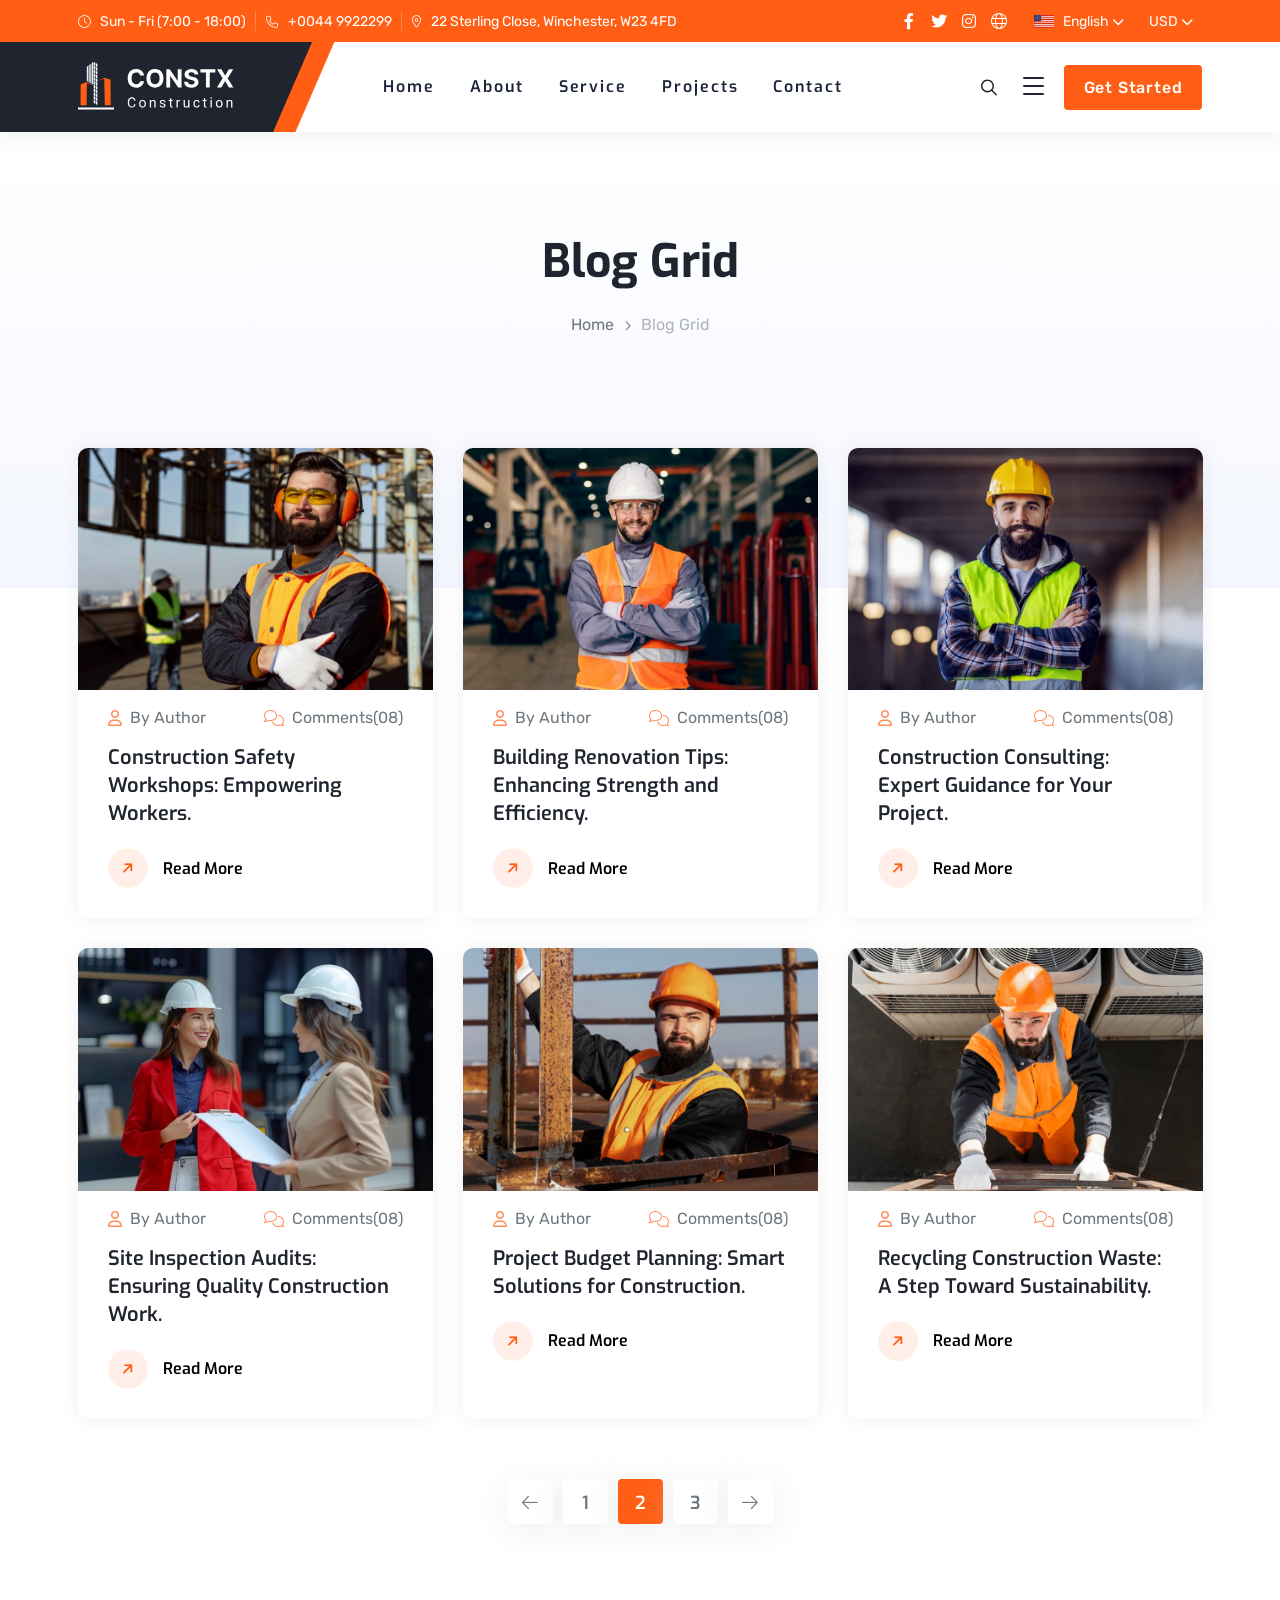
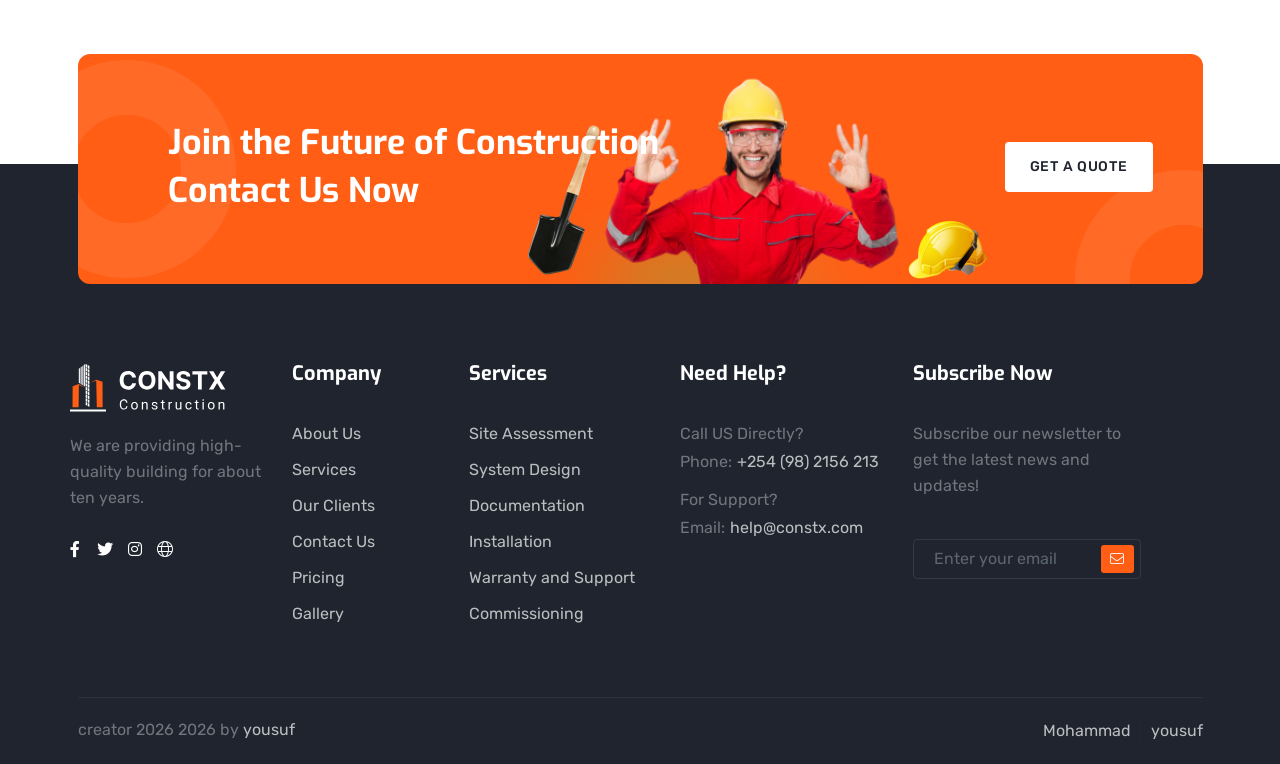
<file: blog.html>
<!DOCTYPE html>
<html lang="en">


<head>
    <link rel="preconnect" href="https://fonts.googleapis.com/">
    <link rel="preconnect" href="https://fonts.gstatic.com/" crossorigin>

    <meta charset="UTF-8">
    <meta http-equiv="X-UA-Compatible" content="IE=edge">
    <meta name="viewport" content="width=device-width, initial-scale=1.0">
    <meta name="description" content="A modern and responsive construction website template built for construction, interior design, handyman, plumber, renovation and maintenance businesses. Clean design, fast performance and SEO optimized for professional service websites.">
    <!-- Place favicon.ico in the root directory -->
    <link rel="shortcut icon" type="image/x-icon" href="assets/images/fav.svg">
    <title>Blog ConstX | Construction Building & Renovation HTML Template</title>

    <link rel="preload" as="style" href="https://fonts.googleapis.com/css2?family=Rubik:ital,wght@0,300..900&amp;display=swap" onload="this.onload=null;this.rel='stylesheet'">
    <link rel="preload" as="style" href="https://fonts.googleapis.com/css2?family=Exo:ital,wght@0,100..900&amp;display=swap" onload="this.onload=null;this.rel='stylesheet'">
    <noscript>
        <link rel="stylesheet" href="https://fonts.googleapis.com/css2?family=Rubik:ital,wght@0,300..900&amp;display=swap">
        <link rel="stylesheet" href="https://fonts.googleapis.com/css2?family=Exo:ital,wght@0,100..900&amp;display=swap">
    </noscript>

    <!-- fontawesome css -->
    <link rel="preload" href="assets/css/plugins/fontawesome.css" as="style" onload="this.rel='stylesheet'">
    <link rel="preload" href="assets/css/plugins/swiper.css" as="style" onload="this.rel='stylesheet'">
    <!-- <link rel="preload" href="assets/css/plugins/aos.css" as="style" onload="this.rel='stylesheet'"> -->
    <link rel="preload" href="assets/css/plugins/unicons.css" as="style" onload="this.rel='stylesheet'">
    <link rel="preload" href="assets/css/plugins/metismenu.css" as="style" onload="this.rel='stylesheet'">
    <link rel="preload" href="assets/css/plugins/magnific-popup.css" as="style" onload="this.rel='stylesheet'">
    <link rel="preload" href="assets/css/plugins/hover-revel.css" as="style" onload="this.rel='stylesheet'">
    <link rel="preload" href="assets/css/plugins/timepickers.min.css" as="style" onload="this.rel='stylesheet'">
    <link rel="preload" href="assets/css/plugins/odometer.css" as="style" onload="this.rel='stylesheet'">
    <!-- bootstrap css -->
    <link rel="preload" href="assets/css/vendor/bootstrap.min.css" as="style" onload="this.rel='stylesheet'">
    <link rel="preload" as="image" href="assets/images/blog/39.webp">

    <style>
        .slider-img-seven {
            background: url(https://html.inversweb.com/images/banner/12.webp);
        }
    </style>

    <!-- main css -->
    <link rel="stylesheet" href="assets/css/style.css">
</head>



<body class="home-inner home-green">

    <!-- Header Start -->
    <div class="loader-wrapper">
        <div class="loader">
        </div>
        <div class="loader-section section-left"></div>
        <div class="loader-section section-right"></div>
    </div>

    <!-- header srea start -->
    
    <header class="header-one header-four header--sticky header-sticky-smooth">
        <!-- header top -->
        <div class="header-top overflow-visible">
            <div class="container-header">
                <div class="row">
                    <div class="col-lg-12">
                        <div class="header-top-wrapper">
                            <!-- left area header top -->
                            <div class="left">
                                <!-- single map area -->
                                <div class="single-component info-con">
                                    <div class="icon">
                                        <i class="fal fa-clock"></i>
                                    </div>
                                    <div class="info">
                                        <span>Sun - Fri (7:00 - 18:00)</span>
                                    </div>
                                </div>
                                <!-- single map area -->
                                <!-- single map area -->
                                <div class="single-component info-con">
                                    <div class="icon">
                                        <i class="fal fa-phone"></i>
                                    </div>
                                    <div class="info">
                                        <span><a href="call-to_00449922299.html">+0044 9922299</a></span>
                                    </div>
                                </div>
                                <!-- single map area -->
                                <!-- single map area -->
                                <div class="single-component info-con">
                                    <div class="icon">
                                        <i class="fal fa-map-marker-alt"></i>
                                    </div>
                                    <div class="info">
                                        <span>22 Sterling Close, Winchester, W23 4FD</span>
                                    </div>
                                </div>
                                <!-- single map area -->
                            </div>
                            <!-- right area strat -->
                            <div class="right">
                                <ul class="social-wrapper-1 hover-bg-white">
                                    <li class="single"><a target="_blank" href="https://www.facebook.com/"><i class="fab fa-facebook-f"></i></a></li>
                                    <li class="single"><a target="_blank" href="https://x.com/"><i class="fab fa-twitter"></i></a></li>
                                    <li class="single"><a target="_blank" href="https://www.instagram.com/"><i class="fab fa-instagram"></i></a></li>
                                    <li class="single"><a target="_blank" href="https://dribbble.com/"><i class="fal fa-globe"></i></a></li>
                                </ul>

                                <div class="header-info ml--10">
                                    <ul class="tmp-dropdown-menu switcher-language">
                                        <li class="has-child-menu">
                                            <a href="#">
                                                <img class="left-image" src="assets/images/others/en-us.png" alt="Language Images">
                                                <span class="menu-item">English</span>
                                                <i class="right-icon fa-solid fa-chevron-down"></i>
                                            </a>
                                            <ul class="sub-menu">
                                                <li>
                                                    <a href="#">
                                                        <img class="left-image" src="assets/images/others/fr.png" alt="Language Images">
                                                        <span class="menu-item">Français</span>
                                                    </a>
                                                </li>
                                                <li>
                                                    <a href="#">
                                                        <img class="left-image" src="assets/images/others/de.png" alt="Language Images">
                                                        <span class="menu-item">Deutsch</span>
                                                    </a>
                                                </li>
                                            </ul>
                                        </li>
                                    </ul>
                                </div>

                                <div class="header-info ml--5">
                                    <ul class="tmp-dropdown-menu switcher-language">
                                        <li class="has-child-menu">
                                            <a href="#">
                                                <span class="menu-item">USD</span>
                                                <i class="right-icon fa-solid fa-chevron-down"></i>
                                            </a>
                                            <ul class="sub-menu hover-reverse">
                                                <li>
                                                    <a href="#">
                                                        <span class="menu-item">EUR</span>
                                                    </a>
                                                </li>
                                                <li>
                                                    <a href="#">
                                                        <span class="menu-item">GBP</span>
                                                    </a>
                                                </li>
                                            </ul>
                                        </li>
                                    </ul>
                                </div>


                            </div>
                        </div>
                    </div>
                </div>
            </div>
        </div>
        <!-- header bottom -->
        <!-- header style hear -->
        <div class="header-main header-main-2">
            <div class="container-3">
                <div class="row">
                    <div class="col-lg-12">
                        <div class="header-mid-one-wrapper wrapper-two">
                            <div class="logo-area">
                                <a href="index.html">
                                    <img src="assets/images/logo/02-main.svg" alt="logo">
                                </a>
                            </div>
                            <div class="nav-area">
                                <ul class="mainmenu">
                                    <li class="main-nav"><a href="index.html">Home</a></li>
                                    <li class="main-nav"> <a href="about.html">About</a></li>
                                    <li class="main-nav"><a href="service.html">Service</a> </li>
                                    <li class="main-nav"><a href="portfolio.html">Projects</a></li>
                                
                                    <li class="main-nav"> <a href="contact.html">Contact</a></li> 
                                </ul>
                            </div>
                            <div class="header-right">
                                <div class="cart-search-area">
                                    <!-- <a href="javascript:void(0)" class="cart-btn cart cart-icon hover-bg-light">
                                    <img src="assets/images/shop/cart.svg" alt="">
                                    <span class="bg-green">2</span>
                                </a> -->
                                    <a class="search-btn hover-bg-light" href="#canvasSearch" data-bs-toggle="offcanvas">
                                        <img src="assets/images/shop/search.svg" alt="">
                                    </a>
                                    <div class="dot-btn hover-bg-light">
                                        <!-- <img src="assets/images/shop/dot.svg" alt=""> -->
                                        <span class="offcanvas-trigger">
                                        <span class="offcanvas-bars">
                                            <span></span>
                                        <span></span>
                                        <span></span>
                                        </span>
                                        </span>
                                    </div>
                                </div>
                                <!-- single map area -->
                                <div class="single-component">
                                    <a href="contact.html" class="tmp-btn btn-primary button-flip btn-sm">
                                        <span data-text="Get Started">Get Started</span>
                                    </a>
                                    <div class="menu-area d-block" id="menu-btn">
                                        <div class="icon">
                                            <svg xmlns="http://www.w3.org/2000/svg" width="18" height="16" viewBox="0 0 18 16" fill="none">
                                                <rect width="18" height="2" fill="#0C0A0A"></rect>
                                                <rect y="7" width="18" height="2" fill="#0C0A0A"></rect>
                                                <rect y="14" width="18" height="2" fill="#0C0A0A"></rect>
                                            </svg>
                                        </div>
                                    </div>
                                </div>
                                <!-- single map area -->
                            </div>
                        </div>
                    </div>
                </div>
            </div>
        </div>
        <!-- header style hearm end -->
    </header>                                   
      
    <!-- header srea end -->

    <!-- Header End -->

    <!-- Breadcrumb Start -->
    <!-- tmp breadcrumba area start -->
    <div class="tmp-bread-crumb-area bg-breadcrumb gradient-breadcrumb-1 pb-controler-breadcrumb">
        <div class="container">
            <div class="row">
                <div class="col-lg-12">
                    <!-- bread crumb inner wrapper -->
                    <div class="breadcrumb-inner ptb--100 ptb_sm--100 text-center">
                        <h1 class="title">Blog Grid</h1>
                        <div class="meta">
                            <a href="index.html" class="prev">Home</a>
                            <span><i class="fa-regular fa-chevron-right"></i></span>
                            <a href="#" class="next">Blog Grid</a>
                        </div>
                    </div>
                    <!-- bread crumb inner wrapper end -->
                </div>
            </div>
        </div>
    </div>
    <!-- tmp breadcrumba area end -->
    <!-- Breadcrumb End -->

    <!-- Blog Area Start -->
    <section class="tmp-blog-area2 inner tmp-section-gapBottom">
        <div class="container-3">
            <div class="section-inner">
                <div class="row g-5">
                    <div class="col-xl-4 col-lg-6 col-md-6">
                        <div class="blog-card-style-two inner">
                            <div class="image-area">
                                <a href="blog-details.html">
                                    <img src="assets/images/blog/39.webp" alt="">
                                </a>
                            </div>
                            <div class="blog-content-area-2">
                                <div class="text">
                                    <ul class="blog-meta">
                                        <li>
                                            <i class="fa-regular fa-user"></i>
                                            <p>By Author</p>
                                        </li>
                                        <li>
                                            <i class="fa-light fa-comments"></i>
                                            <p>Comments(08)</p>
                                        </li>
                                    </ul>
                                    <h2 class="blog-title"><a href="blog-details.html">Construction Safety Workshops: Empowering Workers.</a></h2>
                                </div>
                                <div class="button-area">
                                    <div class="tmp-button-overlay-with-text btn-sm p-0">
                                        <a href="blog-details.html" class="tmp-icon-overlay-link-btn with-text-btn primary-btn">
                                            <span class="tmp-btn-overlay">
                                                <i class="tmp-icon fa-solid fa-arrow-right"></i>
                                                <i class="tmp-icon-bottom fa-solid fa-arrow-right"></i>
                                            </span>
                                        </a>
                                        <a class="text-btn" href="blog-details.html">Read More</a>
                                    </div>
                                </div>
                            </div>
                        </div>
                    </div>

                    <div class="col-xl-4 col-lg-6 col-md-6">
                        <div class="blog-card-style-two inner">
                            <div class="image-area">
                                <a href="blog-details.html">
                                    <img src="assets/images/blog/40.webp" alt="">
                                </a>
                            </div>
                            <div class="blog-content-area-2">
                                <div class="text">
                                    <ul class="blog-meta">
                                        <li>
                                            <i class="fa-regular fa-user"></i>
                                            <p>By Author</p>
                                        </li>
                                        <li>
                                            <i class="fa-light fa-comments"></i>
                                            <p>Comments(08)</p>
                                        </li>
                                    </ul>
                                    <h2 class="blog-title"><a href="blog-details.html">Building Renovation Tips: Enhancing Strength and Efficiency.</a></h2>
                                </div>
                                <div class="button-area">
                                    <div class="tmp-button-overlay-with-text btn-sm p-0">
                                        <a href="blog-details.html" class="tmp-icon-overlay-link-btn with-text-btn primary-btn">
                                            <span class="tmp-btn-overlay">
                                                <i class="tmp-icon fa-solid fa-arrow-right"></i>
                                                <i class="tmp-icon-bottom fa-solid fa-arrow-right"></i>
                                            </span>
                                        </a>
                                        <a class="text-btn" href="blog-details.html">Read More</a>
                                    </div>
                                </div>
                            </div>
                        </div>
                    </div>

                    <div class="col-xl-4 col-lg-6 col-md-6">
                        <div class="blog-card-style-two inner">
                            <div class="image-area">
                                <a href="blog-details.html">
                                    <img src="assets/images/blog/41.webp" alt="">
                                </a>
                            </div>
                            <div class="blog-content-area-2">
                                <div class="text">
                                    <ul class="blog-meta">
                                        <li>
                                            <i class="fa-regular fa-user"></i>
                                            <p>By Author</p>
                                        </li>
                                        <li>
                                            <i class="fa-light fa-comments"></i>
                                            <p>Comments(08)</p>
                                        </li>
                                    </ul>
                                    <h2 class="blog-title"><a href="blog-details.html">Construction Consulting: Expert Guidance for Your Project.</a></h2>
                                </div>
                                <div class="button-area">
                                    <div class="tmp-button-overlay-with-text btn-sm p-0">
                                        <a href="blog-details.html" class="tmp-icon-overlay-link-btn with-text-btn primary-btn">
                                            <span class="tmp-btn-overlay">
                                                <i class="tmp-icon fa-solid fa-arrow-right"></i>
                                                <i class="tmp-icon-bottom fa-solid fa-arrow-right"></i>
                                            </span>
                                        </a>
                                        <a class="text-btn" href="blog-details.html">Read More</a>
                                    </div>
                                </div>
                            </div>
                        </div>
                    </div>

                    <div class="col-xl-4 col-lg-6 col-md-6">
                        <div class="blog-card-style-two inner">
                            <div class="image-area">
                                <a href="blog-details.html">
                                    <img src="assets/images/blog/36.webp" alt="">
                                </a>
                            </div>
                            <div class="blog-content-area-2">
                                <div class="text">
                                    <ul class="blog-meta">
                                        <li>
                                            <i class="fa-regular fa-user"></i>
                                            <p>By Author</p>
                                        </li>
                                        <li>
                                            <i class="fa-light fa-comments"></i>
                                            <p>Comments(08)</p>
                                        </li>
                                    </ul>
                                    <h2 class="blog-title"><a href="blog-details.html">Site Inspection Audits: Ensuring Quality Construction Work.</a></h2>
                                </div>
                                <div class="button-area">
                                    <div class="tmp-button-overlay-with-text btn-sm p-0">
                                        <a href="blog-details.html" class="tmp-icon-overlay-link-btn with-text-btn primary-btn">
                                            <span class="tmp-btn-overlay">
                                                <i class="tmp-icon fa-solid fa-arrow-right"></i>
                                                <i class="tmp-icon-bottom fa-solid fa-arrow-right"></i>
                                            </span>
                                        </a>
                                        <a class="text-btn" href="blog-details.html">Read More</a>
                                    </div>
                                </div>
                            </div>
                        </div>
                    </div>

                    <div class="col-xl-4 col-lg-6 col-md-6">
                        <div class="blog-card-style-two inner">
                            <div class="image-area">
                                <a href="blog-details.html">
                                    <img src="assets/images/blog/37.webp" alt="">
                                </a>
                            </div>
                            <div class="blog-content-area-2">
                                <div class="text">
                                    <ul class="blog-meta">
                                        <li>
                                            <i class="fa-regular fa-user"></i>
                                            <p>By Author</p>
                                        </li>
                                        <li>
                                            <i class="fa-light fa-comments"></i>
                                            <p>Comments(08)</p>
                                        </li>
                                    </ul>
                                    <h2 class="blog-title"><a href="blog-details.html">Project Budget Planning: Smart Solutions for Construction.</a></h2>
                                </div>
                                <div class="button-area">
                                    <div class="tmp-button-overlay-with-text btn-sm p-0">
                                        <a href="blog-details.html" class="tmp-icon-overlay-link-btn with-text-btn primary-btn">
                                            <span class="tmp-btn-overlay">
                                                <i class="tmp-icon fa-solid fa-arrow-right"></i>
                                                <i class="tmp-icon-bottom fa-solid fa-arrow-right"></i>
                                            </span>
                                        </a>
                                        <a class="text-btn" href="blog-details.html">Read More</a>
                                    </div>
                                </div>
                            </div>
                        </div>
                    </div>

                    <div class="col-xl-4 col-lg-6 col-md-6">
                        <div class="blog-card-style-two inner">
                            <div class="image-area">
                                <a href="blog-details.html">
                                    <img src="assets/images/blog/38.webp" alt="">
                                </a>
                            </div>
                            <div class="blog-content-area-2">
                                <div class="text">
                                    <ul class="blog-meta">
                                        <li>
                                            <i class="fa-regular fa-user"></i>
                                            <p>By Author</p>
                                        </li>
                                        <li>
                                            <i class="fa-light fa-comments"></i>
                                            <p>Comments(08)</p>
                                        </li>
                                    </ul>
                                    <h2 class="blog-title"><a href="blog-details.html">Recycling Construction Waste: A Step Toward Sustainability.</a></h2>
                                </div>
                                <div class="button-area">
                                    <div class="tmp-button-overlay-with-text btn-sm p-0">
                                        <a href="blog-details.html" class="tmp-icon-overlay-link-btn with-text-btn primary-btn">
                                            <span class="tmp-btn-overlay">
                                                <i class="tmp-icon fa-solid fa-arrow-right"></i>
                                                <i class="tmp-icon-bottom fa-solid fa-arrow-right"></i>
                                            </span>
                                        </a>
                                        <a class="text-btn" href="blog-details.html">Read More</a>
                                    </div>
                                </div>
                            </div>
                        </div>
                    </div>
                </div>

                <div class="pagination-area mt--60 mb_sm--50">
                    <ul>
                        <li><i class="fa-solid fa-arrow-left"></i></li>
                        <li>1</li>
                        <li class="active">2</li>
                        <li>3</li>
                        <li><i class="fa-solid fa-arrow-right"></i></li>
                    </ul>
                </div>
            </div>
        </div>
    </section>
    <!-- Blog Area End -->

    <!-- Brand Area End -->
    <div class="tmp-section-gapBottom bg-white"></div>
    <!-- tmp footer area start -->
    <div class="tmp-footer-area footer-one footer-five footer-bg pt--200">
        <div class="container-3">
            <div class="footer-cta-area cta-two">
                <div class="cta-image-area">
                    <img src="assets/images/cta/02.webp" width="390" alt="">
                    <img src="assets/images/cta/cta-round2.svg" alt="">
                    <img src="assets/images/cta/solar1.webp" alt="">
                    <img src="assets/images/cta/solar2.webp" alt="">
                </div>
                <div class="cta-area-inner">
                    <h3 class="cta-title">Join the Future of Construction <br> Contact Us Now</h3>
                    <div class="cta-button-area">
                        <a href="contact.html" class="tmp-btn btn-primary bg-white button-flip btn-md">
                            <span data-text="GET A QUOTE">GET A QUOTE</span>
                        </a>
                    </div>
                </div>
                <div class="shape-area">
                    <img src="assets/images/cta/cta-round.svg" alt="">
                    <img src="assets/images/cta/cta-round.svg" alt="">
                </div>
            </div>
            <div class="row">
                <div class="col-lg-12 p-0">
                    <div class="main-footer-one-area border-0 pt--80 pb--60">
                        <div class="single-footer-inner logo-area">
                            <div class="body one">
                                <div class="logo mb--20">
                                    <a href="index.html">
                                        <img src="assets/images/logo/02-main.svg" alt="">
                                    </a>
                                </div>
                                <p class="desc">
                                    We are providing high-quality building for about ten years.
                                </p>
                                <ul class="social-wrapper-1 hover-bg-white ml_-10">
                                    <li class="single"><a target="_blank" href="https://www.facebook.com/"><i class="fab fa-facebook-f"></i></a></li>
                                    <li class="single"><a target="_blank" href="https://x.com/"><i class="fab fa-twitter"></i></a></li>
                                    <li class="single"><a target="_blank" href="https://www.instagram.com/"><i class="fab fa-instagram"></i></a></li>
                                    <li class="single"><a target="_blank" href="https://dribbble.com/"><i class="fal fa-globe"></i></a></li>
                                </ul>
                            </div>
                        </div>
                        <div class="single-footer-inner company">
                            <div class="body two">
                                <h3 class="footer-title">
                                    Company
                                </h3>
                                <div class="use-full-link-wrapper">
                                    <a href="about.html" class="single hover-moving-primary">
                                        About Us
                                    </a>
                                    <a href="service.html" class="single hover-moving-primary">
                                        Services
                                    </a>
                                    <a href="clients.html" class="single hover-moving-primary">
                                        Our Clients
                                    </a>
                                    <a href="contact.html" class="single hover-moving-primary">
                                        Contact Us
                                    </a>
                                    <a href="pricing.html" class="single hover-moving-primary">
                                        Pricing
                                    </a>
                                    <a href="gallery.html" class="single hover-moving-primary">
                                        Gallery
                                    </a>
                                </div>
                            </div>
                        </div>
                        <div class="single-footer-inner service">
                            <div class="body three">
                                <h3 class="footer-title">
                                    Services
                                </h3>
                                <div class="use-full-link-wrapper">
                                    <a href="about.html" class="single hover-moving-primary">
                                        Site Assessment
                                    </a>
                                    <a href="#" class="single hover-moving-primary">
                                        System Design
                                    </a>
                                    <a href="service.html" class="single hover-moving-primary">
                                        Documentation
                                    </a>
                                    <a href="team.html" class="single hover-moving-primary">
                                        Installation
                                    </a>
                                    <a href="contact.html" class="single hover-moving-primary">
                                        Warranty and Support
                                    </a>
                                    <a href="contact.html" class="single hover-moving-primary">
                                        Commissioning
                                    </a>
                                </div>
                            </div>
                        </div>
                        <div class="single-footer-inner contact">
                            <div class="body four">
                                <h3 class="footer-title">
                                    Need Help?
                                </h3>
                                <div class="contactus-link-wrapper">
                                    <div class="single d-block">
                                        <p class="text">Call US Directly?</p>
                                        <div class="phone">
                                            <p>Phone:</p>
                                            <a href="call-to_254982156213.html" class="number hover-moving-primary">
                                                +254 (98) 2156 213
                                            </a>
                                        </div>
                                    </div>
                                    <div class="single d-block">
                                        <p class="text">For Support?</p>
                                        <div class="phone">
                                            <p>Email:</p>
                                            <a href="mail-to_help%40constx.com.html" class="number hover-moving-primary">
                                                help@constx.com
                                            </a>
                                        </div>
                                    </div>
                                </div>
                            </div>
                        </div>
                        <div class="single-footer-inner newsletter">
                            <div class="body five">
                                <h3 class="footer-title">
                                    Subscribe Now
                                </h3>
                                <div class="newsletter-area">
                                    <p class="desc">Subscribe our newsletter to get the latest news and updates!</p>
                                    <form action="#" class="form">
                                        <div class="single-input-wrapper">
                                            <input type="email" name="email" placeholder="Enter your email" required>
                                            <button type="submit" class="form-btn tmp-btn btn-primary"><i class="fal fa-envelope"></i></button>
                                        </div>
                                    </form>
                                </div>
                            </div>
                        </div>
                    </div>
                </div>
            </div>
            <div class="copyright-area-one">
                <div class="row justify-content-between">
                    <div class="col-md-6">
                        <div class="wrapper text-start">
                            <p>creator 2026
                                <span id="year"></span>
                                by <a target="_blank" href="https://themeforest.net/user/inversweb">yousuf</a>
                            </p>
                        </div>
                    </div>
                    <div class="col-md-6">
                        <ul class="copyright-links">
                            <li>
                                <a href="privacy-policy.html">Mohammad</a>
                            </li>
                            <li>
                                <a href="terms-condition.html">yousuf</a>
                            </li>
                        </ul>
                    </div>
                </div>
            </div>
        </div>
    </div>
    <!-- tmp footer area end -->

    <!-- header style two -->

    <!-- side bar for desktop -->
    <div id="side-bar" class="side-bar">
        <button class="close-icon-menu" aria-label="close"><i class="far fa-times"></i></button>
        <!-- inner menu area desktop start -->
        <div class="inner-main-wrapper-desk d-none d-xl-block">
            <div class="thumbnail">
                <img src="assets/images/banner/04.webp" alt="elevate">
            </div>
            <div class="inner-content">
                <h4 class="title">We Build Building and Great Constructive Homes.</h4>
                <p class="disc">
                    We successfully cope with tasks of varying complexity, provide long-term guarantees and regularly master new technologies.
                </p>
                <div class="footer">
                    <h4 class="title">Got a project in mind?</h4>
                    <a href="contact.html" class="tmp-btn btn-seconday">Let's talk</a>
                </div>
            </div>
        </div>

        <!-- mobile menu area start -->
        <div class="mobile-menu d-block d-xl-none">
            <nav class="nav-main mainmenu-nav mt--30">
                <ul class="mainmenu">
                    <li class="main-nav"><a href="index.html">Home</a></li>
                    <li class="main-nav"> <a href="about.html">About</a></li>
                    <li class="main-nav"><a href="service.html">Service</a> </li>
                    <li class="main-nav"><a href="portfolio.html">Projects</a></li>
                
                    <li class="main-nav"> <a href="contact.html">contact</a></li> 
                </ul>
            </nav>

            <div class="social-share-wrapper-1 mt--40">
                <span class="short-title">Find With Us</span>
                <ul class="social-stylle-one justify-content-start mt--10">
                    <li><a href="#"><i class="fa-brands fa-facebook-f"></i></a></li>
                    <li><a href="#"><i class="fa-brands fa-twitter"></i></a></li>
                    <li><a href="#"><i class="fa-brands fa-instagram"></i></a></li>
                    <li><a href="#"><i class="fa-brands fa-linkedin-in"></i></a></li>
                    <li><a href="#"><i class="fa-brands fa-tiktok"></i></a></li>
                </ul>
            </div>


        </div>
        <!-- mobile menu area end -->
    </div>

    <!-- side bar for desktop -->
    <div id="side-bar2" class="side-bar side-bar2">
        <!-- inner menu area desktop start -->
        <div class="inner-main-wrapper-desk style-one-sidebar d-none d-lg-block">
            <div class="header-area-wrapper">
                <a href="index.html" class="logo">
                    <img src="assets/images/logo/02.svg" alt="logo">
                </a>
                <a href="index.html" class="logo logo-yellow">
                    <img src="assets/images/logo/01.svg" alt="logo">
                </a>
                <button class="close-icon-menu" aria-label="close"><i class="far fa-times"></i></button>
            </div>
            <div class="header-bottom-qhick-action">
                <p class="disc">
                    Constx is a Construction & Renovation company website You can customize all.
                </p>
                <div class="info-list-wrapper">
                    <ul>
                        <li><a href="#"><i class="fa-solid fa-phone"></i><span class="hover-moving-primary">+66 55 66 88 99</span></a></li>
                        <li><a href="#"><i class="fa-regular fa-envelope"></i><span class="hover-moving-primary">example@gmail.com</span></a></li>
                    </ul>
                    <ul class="mt--20">
                        <li><a href="#"><i class="fa-solid fa-location-crosshairs"></i><span class="hover-moving-primary">122, New York USA</span></a></li>
                        <li><a href="#"><i class="fa-regular fa-clock-three"></i>(Mon–Sat: 9:00–6:00)</a></li>
                    </ul>
                </div>

                <nav class="side-bar-nav">
                    <ul class="navbar-nav">
                        <li>
                            <a class="hover-moving-primary" href="index.html">Home</a>
                        </li>
                        <li>
                            <a class="hover-moving-primary" href="service.html">Services</a>
                        </li>
                        <li>
                            <a class="hover-moving-primary" href="shop.html">Shop / Products</a>
                        </li>
                        <li>
                            <a class="hover-moving-primary" href="#projects">Our Projects</a>
                        </li>
                        <li>
                            <a class="hover-moving-primary" href="career.html">Career</a>
                        </li>
                    </ul>
                </nav>

                <div class="social-share-wrapper-1">
                    <span class="short-title">Find With Us</span>
                    <ul class="social-stylle-one justify-content-start mt--20">
                        <li><a href="#"><i class="fa-brands fa-facebook-f"></i></a></li>
                        <li><a href="#"><i class="fa-brands fa-twitter"></i></a></li>
                        <li><a href="#"><i class="fa-brands fa-instagram"></i></a></li>
                        <li><a href="#"><i class="fa-brands fa-linkedin-in"></i></a></li>
                        <li><a href="#"><i class="fa-brands fa-tiktok"></i></a></li>
                    </ul>
                </div>

            </div>
        </div>
    </div>


    <div class="mouse-cursor cursor-outer"></div>
    <div class="mouse-cursor cursor-inner"></div>


    <!-- cart area start -->
    <div class="cart-bar">
        <div class="cart-header">
            <h3 class="cart-heading">MY CART (3 ITEMS)</h3>
            <div class="close-cart"><i class="fal fa-times"></i></div>
        </div>
        <div class="product-area">
            <div class="product-item">
                <div class="product-detail">
                    <a href="shop-details.html" class="product-thumb"><img src="assets/images/slider/image1.webp" alt="product-thumb"></a>
                    <div class="item-wrapper">
                        <a href="shop-details.html"><span class="product-name">Concrete Mixer Pro</span></a>
                        <div class="item-wrapper">
                            <span class="product-qnty">1 ×</span>
                            <span class="product-price">$198.00</span>
                        </div>
                    </div>
                </div>
                <div class="cart-edit">
                    <div class="quantity-edit">
                        <button aria-label="action" class="button"><i class="fal fa-minus minus"></i></button>
                        <input type="text" class="input" value="3">
                        <button aria-label="action" class="button plus">+<i class="fal fa-plus plus"></i></button>
                    </div>
                    <div class="item-wrapper d-flex mr--5 align-items-center">
                        <a href="#" class="delete-cart"><i class="fal fa-times"></i></a>
                    </div>
                </div>
            </div>

            <div class="product-item">
                <div class="product-detail">
                    <a href="shop-details.html" class="product-thumb"><img src="assets/images/slider/image2.webp" alt="product-thumb"></a>
                    <div class="item-wrapper">
                        <a href="shop-details.html"><span class="product-name">Heavy Duty Drill 1700W</span></a>
                        <div class="item-wrapper">
                            <span class="product-qnty">1 ×</span>
                            <span class="product-price">$88.00</span>
                        </div>
                    </div>
                </div>
                <div class="cart-edit">
                    <div class="quantity-edit">
                        <button aria-label="action" class="button"><i class="fal fa-minus minus"></i></button>
                        <input type="text" class="input" value="2">
                        <button aria-label="action" class="button plus">+<i class="fal fa-plus plus"></i></button>
                    </div>
                    <div class="item-wrapper d-flex mr--5 align-items-center">
                        <a href="#" class="delete-cart"><i class="fal fa-times"></i></a>
                    </div>
                </div>
            </div>

            <div class="product-item last-child">
                <div class="product-detail">
                    <a href="shop-details.html" class="product-thumb"><img src="assets/images/slider/image5.webp" alt="product-thumb"></a>
                    <div class="item-wrapper">
                        <a href="shop-details.html"><span class="product-name">Steel Beam Cutter 10KW</span></a>
                        <div class="item-wrapper">
                            <span class="product-qnty">1 ×</span>
                            <span class="product-price">$289.00</span>
                        </div>
                    </div>
                </div>
                <div class="cart-edit">
                    <div class="quantity-edit">
                        <button aria-label="action" class="button"><i class="fal fa-minus minus"></i></button>
                        <input type="text" class="input" value="2">
                        <button aria-label="action" class="button plus">+<i class="fal fa-plus plus"></i></button>
                    </div>
                    <div class="item-wrapper d-flex mr--5 align-items-center">
                        <a href="#" class="delete-cart"><i class="fal fa-times"></i></a>
                    </div>
                </div>
            </div>

            <div class="product-item">
                <div class="product-detail">
                    <a href="shop-details.html" class="product-thumb"><img src="assets/images/slider/image1.webp" alt="product-thumb"></a>
                    <div class="item-wrapper">
                        <a href="shop-details.html"><span class="product-name">Concrete Mixer Pro</span></a>
                        <div class="item-wrapper">
                            <span class="product-qnty">1 ×</span>
                            <span class="product-price">$198.00</span>
                        </div>
                    </div>
                </div>
                <div class="cart-edit">
                    <div class="quantity-edit">
                        <button aria-label="action" class="button"><i class="fal fa-minus minus"></i></button>
                        <input type="text" class="input" value="3">
                        <button aria-label="action" class="button plus">+<i class="fal fa-plus plus"></i></button>
                    </div>
                    <div class="item-wrapper d-flex mr--5 align-items-center">
                        <a href="#" class="delete-cart"><i class="fal fa-times"></i></a>
                    </div>
                </div>
            </div>

        </div>

        <div class="cart-bottom-area">
            <span class="spend-shipping"><i class="fal fa-truck"></i> ADD <span class="amount">$199.00</span> MORE TO UNLOCK FREE SHIPPING</span>
            <span class="total-price">TOTAL: <span class="price">$556</span></span>

            <a href="cart.html" class="tmp-btn btn-primary hover-icon-reverse mw-100">
                <span class="icon-reverse-wrapper">
                    <span class="btn-text">VIEW CART</span>
                <span class="btn-icon"><i class="fa-solid fa-arrow-right"></i></span>
                <span class="btn-icon"><i class="fa-solid fa-arrow-right"></i></span>
                </span>
            </a>

            <a href="checkout.html" class="tmp-btn btn-border hover-icon-reverse mw-100">
                <span class="icon-reverse-wrapper">
                    <span class="btn-text">PROCEED TO CHECKOUT</span>
                <span class="btn-icon"><i class="fa-solid fa-arrow-right"></i></span>
                <span class="btn-icon"><i class="fa-solid fa-arrow-right"></i></span>
                </span>
            </a>
        </div>
    </div>
    <!-- cart area end -->



    <div id="anywhere-home" class="">
    </div>

    <!-- pre loader start -->
    <div id="elevate-load">
        <div class="loader-wrapper">
            <div class="lds-ellipsis">
                <div></div>
                <div></div>
                <div></div>
                <div></div>
            </div>
        </div>
    </div>
    <!-- pre loader end -->


    <!-- open-search -->
    <div class="offcanvas offcanvas-top offcanvas-search" id="canvasSearch">
        <button aria-label="action" class="btn-close-search" type="button" data-bs-dismiss="offcanvas" aria-label="Close">
            <i class="fa-solid fa-xmark-large"></i>
        </button>
        <div class="offcanvas-body">
            <div class="tmp-container w-xl">
                <div class="wrap-form">
                    <h4 class="title">
                        What are you looking for?
                    </h4>
                    <form action="#" class="form-search">
                        <fieldset class="input-search">
                            <input type="text" name="search" id="search" placeholder="Searching....">
                        </fieldset>
                        <div class="btn-submit1">
                            <button aria-label="action" type="submit" class="tmp-btn btn-primary btn-sm">
                                <span>
                                    <span class="btn-double-text" data-text="Search">Search</span>
                                </span>
                            </button>
                        </div>
                    </form>
                </div>
                <div class="popular-searches">
                    <h5 class="title">
                        Popular Searches:
                    </h5>
                    <ul class="list d-flex align-items-center flex-wrap ">
                        <li><a href="#">Construction</a></li>
                        <li><a href="#">Building Repair</a></li>
                        <li><a href="#">Interior Work</a></li>
                        <li><a href="#">Home Renovation</a></li>
                        <li><a href="#">Architecture</a></li>
                    </ul>
                </div>
                <div class="tmp-line "></div>
                <div class="trending">
                    <h5 class="title">Popular Services</h5>
                    <div class="tmp-grid-layout lg-col-3 md-col-2">
                        <div class="feature-post-item style-small d-flex align-items-center hover-image-rotate item-grid ">
                            <a href="service-details.html" class="img-style">
                                <img src="assets/images/blog/feature-item-small-1.webp" decoding="async" loading="lazy" width="123" height="92" alt="feature">
                            </a>
                            <div class="content">
                                <ul class="meta-feature text-caption-2 fw-7 text_secodary-color d-flex align-items-center mb_8 text-uppercase">
                                    <li>Service</li>
                                    <li><a href="#" class="text-uppercase">Construction</a></li>
                                </ul>
                                <h6 class="title">
                                    <a href="service-details.html" class="link">Residential Building Construction & Site Setup</a>
                                </h6>
                            </div>
                        </div>

                        <div class="feature-post-item style-small d-flex align-items-center hover-image-rotate item-grid ">
                            <a href="service-details.html" class="img-style">
                                <img src="assets/images/blog/feature-item-small-2.webp" decoding="async" loading="lazy" width="123" height="92" alt="feature">
                            </a>
                            <div class="content">
                                <ul class="meta-feature text-caption-2 fw-7 text_secodary-color d-flex align-items-center mb_8 text-uppercase">
                                    <li>Service</li>
                                    <li><a href="#" class="text-uppercase">Renovation</a></li>
                                </ul>
                                <h6 class="title">
                                    <a href="service-details.html" class="link">Home Renovation, Remodeling & Repair Work</a>
                                </h6>
                            </div>
                        </div>

                        <div class="feature-post-item style-small d-flex align-items-center hover-image-rotate item-grid ">
                            <a href="service-details.html" class="img-style">
                                <img src="assets/images/blog/feature-item-small-3.webp" decoding="async" loading="lazy" width="123" height="92" alt="feature">
                            </a>
                            <div class="content">
                                <ul class="meta-feature text-caption-2 fw-7 text_secodary-color d-flex align-items-center mb_8 text-uppercase">
                                    <li>Service</li>
                                    <li><a href="#" class="text-uppercase">Interior</a></li>
                                </ul>
                                <h6 class="title">
                                    <a href="service-details.html" class="link">Interior Decoration, False Ceiling & Design Work</a>
                                </h6>
                            </div>
                        </div>

                        <div class="feature-post-item style-small d-flex align-items-center hover-image-rotate item-grid ">
                            <a href="service-details.html" class="img-style">
                                <img src="assets/images/blog/feature-item-small-4.webp" decoding="async" loading="lazy" width="123" height="92" alt="feature">
                            </a>
                            <div class="content">
                                <ul class="meta-feature text-caption-2 fw-7 text_secodary-color d-flex align-items-center mb_8 text-uppercase">
                                    <li>Service</li>
                                    <li><a href="#" class="text-uppercase">Architecture</a></li>
                                </ul>
                                <h6 class="title">
                                    <a href="service-details.html" class="link">Architectural Planning & 3D Building Modeling</a>
                                </h6>
                            </div>
                        </div>

                        <div class="feature-post-item style-small d-flex align-items-center hover-image-rotate item-grid ">
                            <a href="service-details.html" class="img-style">
                                <img src="assets/images/blog/feature-item-small-5.webp" decoding="async" loading="lazy" width="123" height="92" alt="feature">
                            </a>
                            <div class="content">
                                <ul class="meta-feature text-caption-2 fw-7 text_secodary-color d-flex align-items-center mb_8 text-uppercase">
                                    <li>Service</li>
                                    <li><a href="#" class="text-uppercase">Project</a></li>
                                </ul>
                                <h6 class="title">
                                    <a href="service-details.html" class="link">Full Construction Project Management Service</a>
                                </h6>
                            </div>
                        </div>

                        <div class="feature-post-item style-small d-flex align-items-center hover-image-rotate item-grid ">
                            <a href="service-details.html" class="img-style">
                                <img src="assets/images/blog/feature-item-small-6.webp" decoding="async" loading="lazy" width="123" height="92" alt="feature">
                            </a>
                            <div class="content">
                                <ul class="meta-feature text-caption-2 fw-7 text_secodary-color d-flex align-items-center mb_8 text-uppercase">
                                    <li>Service</li>
                                    <li><a href="#" class="text-uppercase">Repair</a></li>
                                </ul>
                                <h6 class="title">
                                    <a href="service-details.html" class="link">Structural Repair & Building Maintenance Service</a>
                                </h6>
                            </div>
                        </div>

                    </div>
                </div>
            </div>
        </div>
    </div><!-- /.open-search -->



    <div class="scrollbar-v show-on-scroll"></div>
    <div class="float-text show-on-scroll">
        <span><a href="#">Scroll to top</a></span>
    </div>


    <!-- jquery js -->
    <script src="assets/js/plugins/jquery-3.7.1.min.js" defer></script>
    <!-- jquery ui -->

    <script src="assets/js/vendor/jqueryui.js" defer></script>

    <!-- swiper js -->
    <script src="assets/js/plugins/swiper.js" defer></script>
    <!-- metismenu js -->
    <script src="assets/js/plugins/metismenu.js" defer></script>
    <!-- waypoint js -->
    <script src="assets/js/vendor/waypoint.js" defer></script>
    <!-- waw -->
    <script src="assets/js/vendor/waw.js" defer></script>
    <!-- jquery ui js -->

    <!-- magnifying ui js -->
    <script src="assets/js/plugins/magnific-popup.js" defer></script>
    <!-- sal animation -->
    <script src="assets/js/vendor/sal.min.js" defer></script>
    <!-- bootstrap JS -->
    <script src="assets/js/plugins/bootstrap.min.js" defer></script>
    <!-- contact form js -->
    <script src="assets/js/plugins/contact-form.js" defer></script>
    <!-- Smooth Scroll js -->
    <script src="assets/js/plugins/smooth-scroll.js" defer></script>


    <!-- gsap js -->
    <!-- <script src="assets/js/plugins/gsap.min.js" defer></script>
    <script src="assets/js/plugins/scrolltigger.js" defer></script>
    <script src="assets/js/plugins/split-text.js" defer></script> -->


    <script src="assets/js/plugins/scroll-paralax.js" defer></script>

    <!-- odometer js -->
    <script src="assets/js/plugins/odometer.js" defer></script>
    <!-- main js -->
    <script src="assets/js/main.js" defer></script>

    <!-- header style two End -->


</body>


</html>
</file>
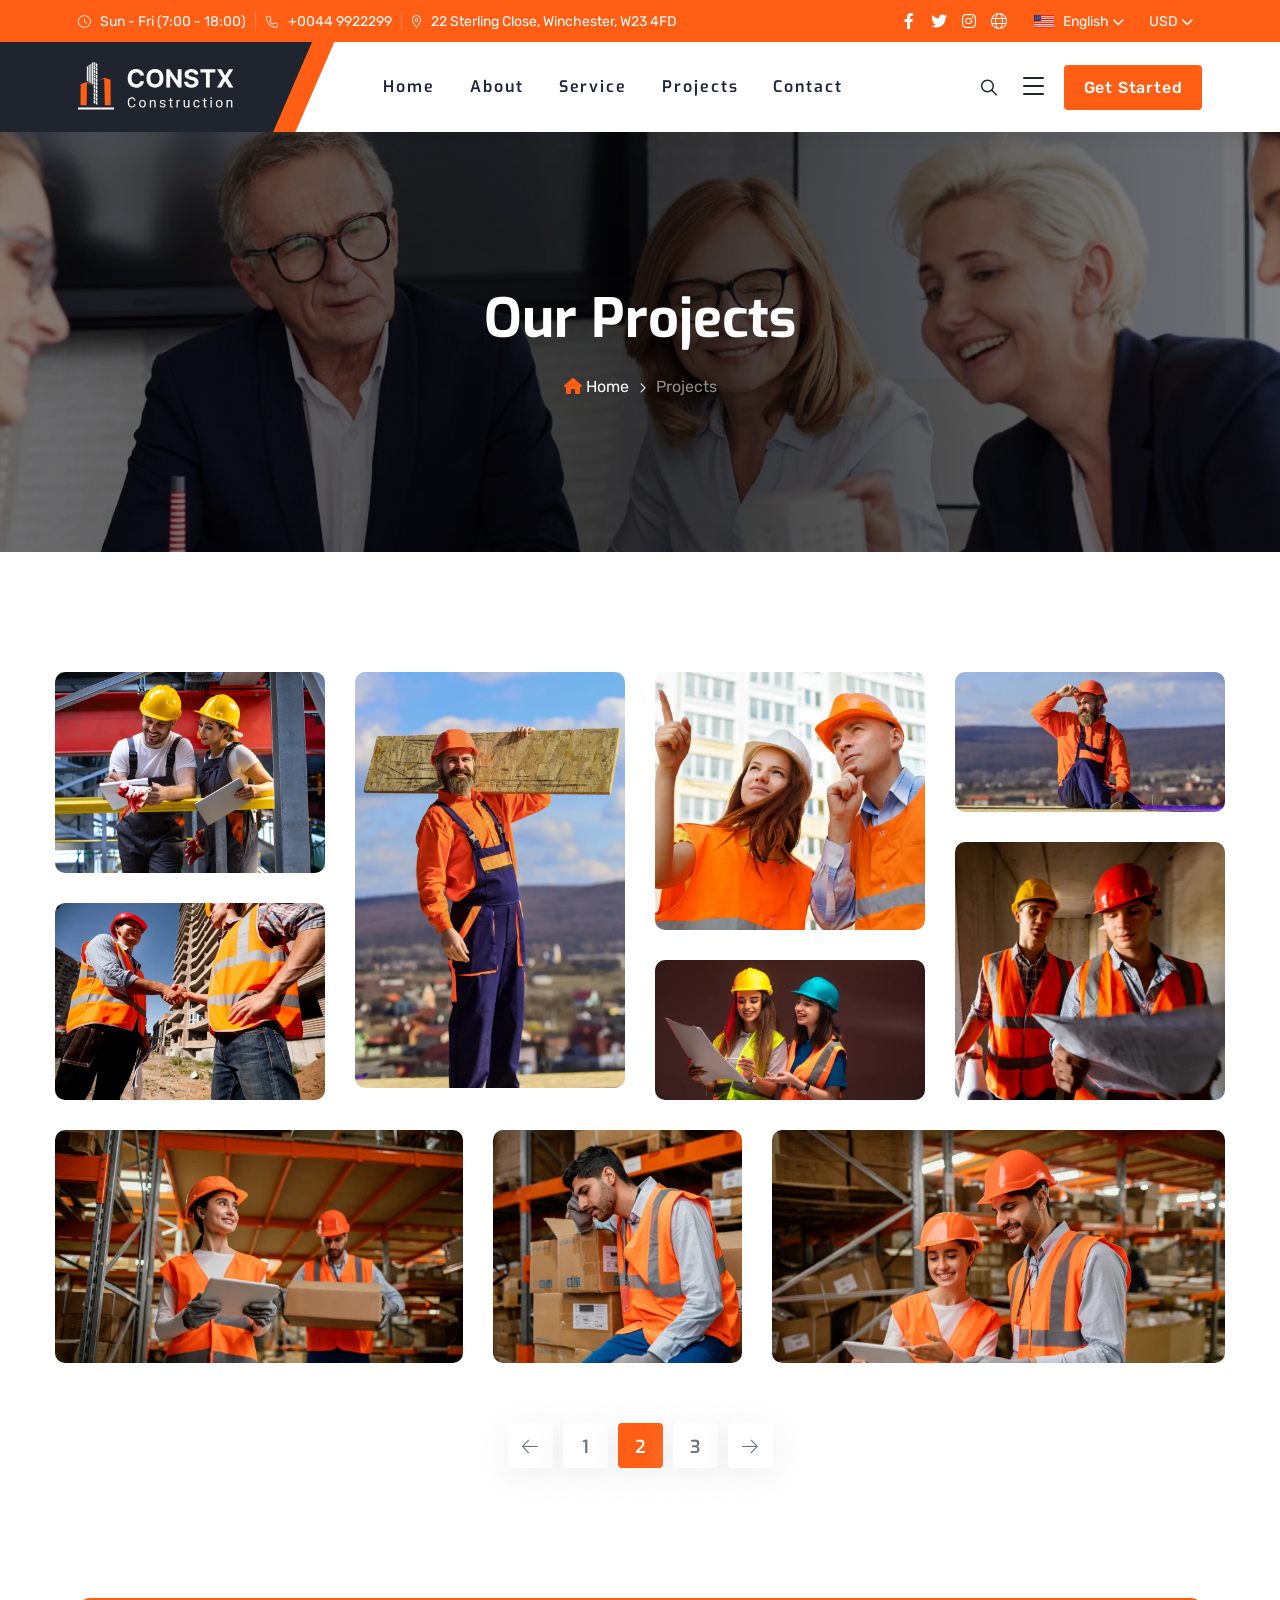
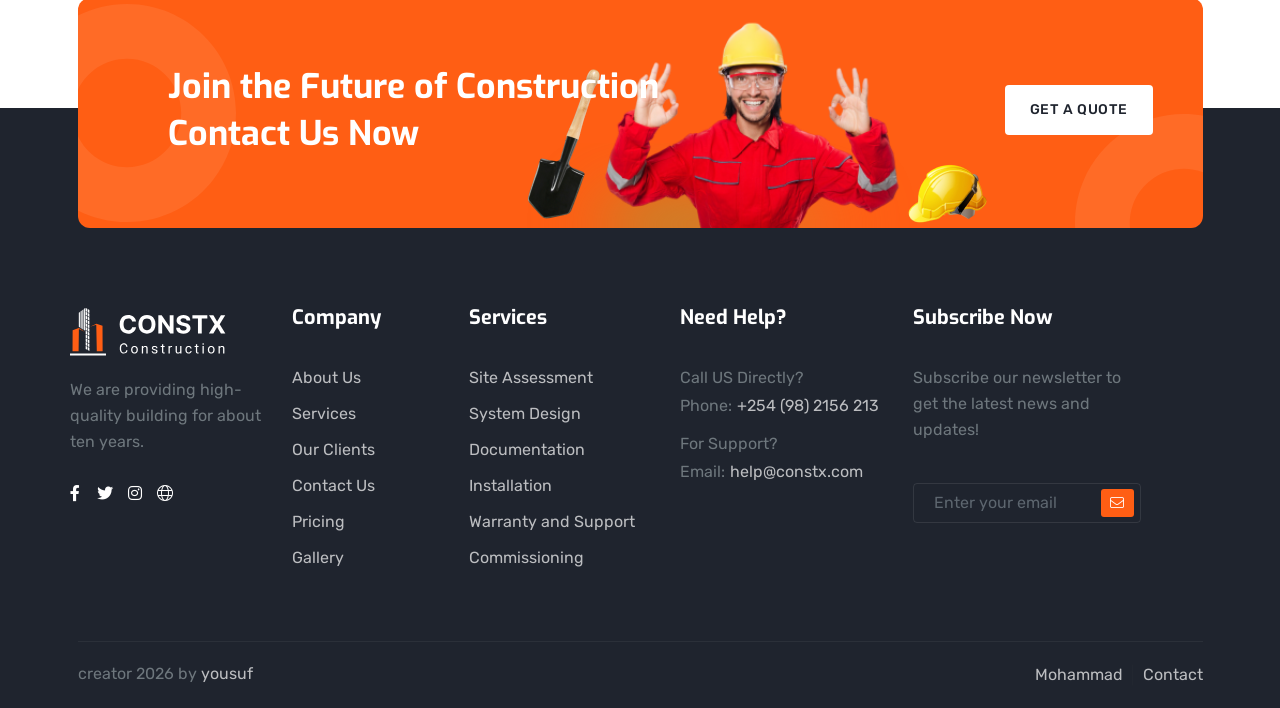
<file: portfolio.html>
<!DOCTYPE html>
<html lang="en">


<head>
    <link rel="preconnect" href="https://fonts.googleapis.com/">
    <link rel="preconnect" href="https://fonts.gstatic.com/" crossorigin>

    <meta charset="UTF-8">
    <meta http-equiv="X-UA-Compatible" content="IE=edge">
    <meta name="viewport" content="width=device-width, initial-scale=1.0">
    <meta name="description" content="A modern and responsive construction website template built for construction, interior design, handyman, plumber, renovation and maintenance businesses. Clean design, fast performance and SEO optimized for professional service websites.">
    <!-- Place favicon.ico in the root directory -->
    <link rel="shortcut icon" type="image/x-icon" href="assets/images/fav.svg">
    <title>Project | Constx Construction</title>

    <link rel="preload" as="style" href="https://fonts.googleapis.com/css2?family=Rubik:ital,wght@0,300..900&amp;display=swap" onload="this.onload=null;this.rel='stylesheet'">
    <link rel="preload" as="style" href="https://fonts.googleapis.com/css2?family=Exo:ital,wght@0,100..900&amp;display=swap" onload="this.onload=null;this.rel='stylesheet'">
    <noscript>
        <link rel="stylesheet" href="https://fonts.googleapis.com/css2?family=Rubik:ital,wght@0,300..900&amp;display=swap">
        <link rel="stylesheet" href="https://fonts.googleapis.com/css2?family=Exo:ital,wght@0,100..900&amp;display=swap">
    </noscript>

    <!-- fontawesome css -->
    <link rel="preload" href="assets/css/plugins/fontawesome.css" as="style" onload="this.rel='stylesheet'">
    <link rel="preload" href="assets/css/plugins/swiper.css" as="style" onload="this.rel='stylesheet'">
    <!-- <link rel="preload" href="assets/css/plugins/aos.css" as="style" onload="this.rel='stylesheet'"> -->
    <link rel="preload" href="assets/css/plugins/unicons.css" as="style" onload="this.rel='stylesheet'">
    <link rel="preload" href="assets/css/plugins/metismenu.css" as="style" onload="this.rel='stylesheet'">
    <link rel="preload" href="assets/css/plugins/magnific-popup.css" as="style" onload="this.rel='stylesheet'">
    <link rel="preload" href="assets/css/plugins/hover-revel.css" as="style" onload="this.rel='stylesheet'">
    <link rel="preload" href="assets/css/plugins/timepickers.min.css" as="style" onload="this.rel='stylesheet'">
    <link rel="preload" href="assets/css/plugins/odometer.css" as="style" onload="this.rel='stylesheet'">
    <!-- bootstrap css -->
    <link rel="preload" href="assets/css/vendor/bootstrap.min.css" as="style" onload="this.rel='stylesheet'">
    <link rel="preload" as="image" href="assets/images/service/breadcrumb.webp">

    <style>
        .slider-img-seven {
            background: url(https://html.inversweb.com/images/banner/12.webp);
        }
    </style>

    <!-- main css -->
    <link rel="stylesheet" href="assets/css/style.css">
</head>



<body class="home-inner home-green">

    <!-- Header Start -->
    <div class="loader-wrapper">
        <div class="loader">
        </div>
        <div class="loader-section section-left"></div>
        <div class="loader-section section-right"></div>
    </div>

    <!-- header srea start -->
   <header class="header-one header-four header--sticky header-sticky-smooth">
        <!-- header top -->
        <div class="header-top overflow-visible">
            <div class="container-header">
                <div class="row">
                    <div class="col-lg-12">
                        <div class="header-top-wrapper">
                            <!-- left area header top -->
                            <div class="left">
                                <!-- single map area -->
                                <div class="single-component info-con">
                                    <div class="icon">
                                        <i class="fal fa-clock"></i>
                                    </div>
                                    <div class="info">
                                        <span>Sun - Fri (7:00 - 18:00)</span>
                                    </div>
                                </div>
                                <!-- single map area -->
                                <!-- single map area -->
                                <div class="single-component info-con">
                                    <div class="icon">
                                        <i class="fal fa-phone"></i>
                                    </div>
                                    <div class="info">
                                        <span><a href="call-to_00449922299.html">+0044 9922299</a></span>
                                    </div>
                                </div>
                                <!-- single map area -->
                                <!-- single map area -->
                                <div class="single-component info-con">
                                    <div class="icon">
                                        <i class="fal fa-map-marker-alt"></i>
                                    </div>
                                    <div class="info">
                                        <span>22 Sterling Close, Winchester, W23 4FD</span>
                                    </div>
                                </div>
                                <!-- single map area -->
                            </div>
                            <!-- right area strat -->
                            <div class="right">
                                <ul class="social-wrapper-1 hover-bg-white">
                                    <li class="single"><a target="_blank" href="https://www.facebook.com/"><i class="fab fa-facebook-f"></i></a></li>
                                    <li class="single"><a target="_blank" href="https://x.com/"><i class="fab fa-twitter"></i></a></li>
                                    <li class="single"><a target="_blank" href="https://www.instagram.com/"><i class="fab fa-instagram"></i></a></li>
                                    <li class="single"><a target="_blank" href="https://dribbble.com/"><i class="fal fa-globe"></i></a></li>
                                </ul>

                                <div class="header-info ml--10">
                                    <ul class="tmp-dropdown-menu switcher-language">
                                        <li class="has-child-menu">
                                            <a href="#">
                                                <img class="left-image" src="assets/images/others/en-us.png" alt="Language Images">
                                                <span class="menu-item">English</span>
                                                <i class="right-icon fa-solid fa-chevron-down"></i>
                                            </a>
                                            <ul class="sub-menu">
                                                <li>
                                                    <a href="#">
                                                        <img class="left-image" src="assets/images/others/fr.png" alt="Language Images">
                                                        <span class="menu-item">Français</span>
                                                    </a>
                                                </li>
                                                <li>
                                                    <a href="#">
                                                        <img class="left-image" src="assets/images/others/de.png" alt="Language Images">
                                                        <span class="menu-item">Deutsch</span>
                                                    </a>
                                                </li>
                                            </ul>
                                        </li>
                                    </ul>
                                </div>

                                <div class="header-info ml--5">
                                    <ul class="tmp-dropdown-menu switcher-language">
                                        <li class="has-child-menu">
                                            <a href="#">
                                                <span class="menu-item">USD</span>
                                                <i class="right-icon fa-solid fa-chevron-down"></i>
                                            </a>
                                            <ul class="sub-menu hover-reverse">
                                                <li>
                                                    <a href="#">
                                                        <span class="menu-item">EUR</span>
                                                    </a>
                                                </li>
                                                <li>
                                                    <a href="#">
                                                        <span class="menu-item">GBP</span>
                                                    </a>
                                                </li>
                                            </ul>
                                        </li>
                                    </ul>
                                </div>


                            </div>
                        </div>
                    </div>
                </div>
            </div>
        </div>
        <!-- header bottom -->
        <!-- header style hear -->
        <div class="header-main header-main-2">
            <div class="container-3">
                <div class="row">
                    <div class="col-lg-12">
                        <div class="header-mid-one-wrapper wrapper-two">
                            <div class="logo-area">
                                <a href="index.html">
                                    <img src="assets/images/logo/02-main.svg" alt="logo">
                                </a>
                            </div>
                            <div class="nav-area">
                                <ul class="mainmenu">
                                    <li class="main-nav"><a href="index.html">Home</a></li>
                                    <li class="main-nav"> <a href="about.html">About</a></li>
                                    <li class="main-nav"><a href="service.html">Service</a> </li>
                                    <li class="main-nav"><a href="portfolio.html">Projects</a></li>
                                
                                    <li class="main-nav"> <a href="contact.html">Contact</a></li> 
                                </ul>
                            </div>
                            <div class="header-right">
                                <div class="cart-search-area">
                                    <!-- <a href="javascript:void(0)" class="cart-btn cart cart-icon hover-bg-light">
                                    <img src="assets/images/shop/cart.svg" alt="">
                                    <span class="bg-green">2</span>
                                </a> -->
                                    <a class="search-btn hover-bg-light" href="#canvasSearch" data-bs-toggle="offcanvas">
                                        <img src="assets/images/shop/search.svg" alt="">
                                    </a>
                                    <div class="dot-btn hover-bg-light">
                                        <!-- <img src="assets/images/shop/dot.svg" alt=""> -->
                                        <span class="offcanvas-trigger">
                                        <span class="offcanvas-bars">
                                            <span></span>
                                        <span></span>
                                        <span></span>
                                        </span>
                                        </span>
                                    </div>
                                </div>
                                <!-- single map area -->
                                <div class="single-component">
                                    <a href="contact.html" class="tmp-btn btn-primary button-flip btn-sm">
                                        <span data-text="Get Started">Get Started</span>
                                    </a>
                                    <div class="menu-area d-block" id="menu-btn">
                                        <div class="icon">
                                            <svg xmlns="http://www.w3.org/2000/svg" width="18" height="16" viewBox="0 0 18 16" fill="none">
                                                <rect width="18" height="2" fill="#0C0A0A"></rect>
                                                <rect y="7" width="18" height="2" fill="#0C0A0A"></rect>
                                                <rect y="14" width="18" height="2" fill="#0C0A0A"></rect>
                                            </svg>
                                        </div>
                                    </div>
                                </div>
                                <!-- single map area -->
                            </div>
                        </div>
                    </div>
                </div>
            </div>
        </div>
        <!-- header style hearm end -->
    </header>
    
    <!-- header srea end -->

    <!-- Header End -->

    <!-- Breadcrumb Start -->
    <!-- tmp breadcrumba area start -->
    <div class="tmp-bread-crumb-area bg-breadcrumb bg-image-breadcrumb bg_image">
        <div class="container-3">
            <div class="row">
                <div class="col-lg-12">
                    <!-- bread crumb inner wrapper -->
                    <div class="breadcrumb-inner ptb--100 ptb_sm--100 text-center">
                        <h1 class="title">Our Projects</h1>
                        <div class="meta">
                            <a href="index.html" class="prev"><i class="fa-solid fa-house"></i> Home</a>
                            <span><i class="fa-regular fa-chevron-right"></i></span>
                            <a href="#" class="next">Projects</a>
                        </div>
                    </div>
                    <!-- bread crumb inner wrapper end -->
                </div>
            </div>
        </div>
    </div>
    <!-- tmp breadcrumba area end -->
    <!-- Breadcrumb End -->

    <!-- Project Area Start -->
    <section class="tmp-project-area two tmp-section-gap">
        <div class="section-inner">
            <div class="row g-5">
                <div class="col-lg-3 col-md-6">
                    <div class="single-wrapper d-flex flex-column gap-5">
                        <div class="project-single2" data-sal="slide-up" data-sal-duration="800" data-sal-delay="200">
                            <a href="portfolio-details.html" class="over-link"></a>

                            <a href="portfolio-details.html" class="tmp-icon-overlay-link-btn btn-bg-dark btn-xl">
                                <span class="tmp-btn-overlay">
                        <i class="tmp-icon fa-solid fa-arrow-right"></i>
                        <i class="tmp-icon-bottom fa-solid fa-arrow-right"></i>
                    </span>
                            </a>

                            <div class="image-area">
                                <a href="portfolio-details.html">
                                    <img src="assets/images/project/04.webp" alt="">
                                </a>
                            </div>
                            <div class="content">
                                <p class="tag">Construction</p>
                                <h2 class="title"><a href="portfolio-details.html">Modern Residential Building Design</a></h2>
                            </div>
                        </div>
                        <div class="project-single2" data-sal="slide-up" data-sal-duration="800" data-sal-delay="200">
                            <a href="portfolio-details.html" class="over-link"></a>

                            <a href="portfolio-details.html" class="tmp-icon-overlay-link-btn btn-bg-dark btn-xl">
                                <span class="tmp-btn-overlay">
                        <i class="tmp-icon fa-solid fa-arrow-right"></i>
                        <i class="tmp-icon-bottom fa-solid fa-arrow-right"></i>
                    </span>
                            </a>

                            <div class="image-area">
                                <a href="portfolio-details.html">
                                    <img src="assets/images/project/05.webp" alt="">
                                </a>
                            </div>
                            <div class="content">
                                <p class="tag">Construction</p>
                                <h2 class="title"><a href="portfolio-details.html">Urban High-Rise Apartment Projects</a></h2>
                            </div>
                        </div>
                    </div>
                </div>



                <div class="col-lg-3 col-md-6">
                    <div class="project-single2" data-sal="slide-up" data-sal-duration="800" data-sal-delay="200">
                        <a href="portfolio-details.html" class="over-link"></a>
                        <a href="portfolio-details.html" class="tmp-icon-overlay-link-btn btn-bg-dark btn-xl">
                            <span class="tmp-btn-overlay">
                    <i class="tmp-icon fa-solid fa-arrow-right"></i>
                    <i class="tmp-icon-bottom fa-solid fa-arrow-right"></i>
                </span>
                        </a>
                        <div class="image-area">
                            <a href="portfolio-details.html">
                                <img src="assets/images/project/06.webp" alt="">
                            </a>
                        </div>
                        <div class="content">
                            <p class="tag">Commercial</p>
                            <h2 class="title"><a href="portfolio-details.html">Corporate Office Construction Works</a></h2>
                        </div>
                    </div>
                </div>



                <div class="col-lg-3 col-md-6">
                    <div class="single-wrapper d-flex flex-column gap-5">
                        <div class="project-single2" data-sal="slide-up" data-sal-duration="800" data-sal-delay="200">
                            <a href="portfolio-details.html" class="over-link"></a>
                            <a href="portfolio-details.html" class="tmp-icon-overlay-link-btn btn-bg-dark btn-xl">
                                <span class="tmp-btn-overlay">
                        <i class="tmp-icon fa-solid fa-arrow-right"></i>
                        <i class="tmp-icon-bottom fa-solid fa-arrow-right"></i>
                    </span>
                            </a>
                            <div class="image-area">
                                <a href="portfolio-details.html">
                                    <img src="assets/images/project/07.webp" alt="">
                                </a>
                            </div>
                            <div class="content">
                                <p class="tag">Industrial</p>
                                <h2 class="title"><a href="portfolio-details.html">Industrial Manufacturing Build</a></h2>
                            </div>
                        </div>
                        <div class="project-single2" data-sal="slide-up" data-sal-duration="800" data-sal-delay="200">
                            <a href="portfolio-details.html" class="over-link"></a>
                            <a href="portfolio-details.html" class="tmp-icon-overlay-link-btn btn-bg-dark btn-xl">
                                <span class="tmp-btn-overlay">
                        <i class="tmp-icon fa-solid fa-arrow-right"></i>
                        <i class="tmp-icon-bottom fa-solid fa-arrow-right"></i>
                    </span>
                            </a>
                            <div class="image-area">
                                <a href="portfolio-details.html">
                                    <img src="assets/images/project/08.webp" alt="">
                                </a>
                            </div>
                            <div class="content">
                                <p class="tag">Commercial</p>
                                <h2 class="title"><a href="portfolio-details.html">Premium Retail Outlet Construction</a></h2>
                            </div>
                        </div>
                    </div>
                </div>



                <div class="col-lg-3 col-md-6">
                    <div class="single-wrapper d-flex flex-column gap-5">
                        <div class="project-single2" data-sal="slide-up" data-sal-duration="800" data-sal-delay="200">
                            <a href="portfolio-details.html" class="over-link"></a>
                            <a href="portfolio-details.html" class="tmp-icon-overlay-link-btn btn-bg-dark btn-xl">
                                <span class="tmp-btn-overlay">
                        <i class="tmp-icon fa-solid fa-arrow-right"></i>
                        <i class="tmp-icon-bottom fa-solid fa-arrow-right"></i>
                    </span>
                            </a>
                            <div class="image-area">
                                <a href="portfolio-details.html">
                                    <img src="assets/images/project/09.webp" alt="">
                                </a>
                            </div>
                            <div class="content">
                                <p class="tag">Infrastructure</p>
                                <h2 class="title"><a href="portfolio-details.html">Modern Bridge Infrastructure Build</a></h2>
                            </div>
                        </div>
                        <div class="project-single2" data-sal="slide-up" data-sal-duration="800" data-sal-delay="200">
                            <a href="portfolio-details.html" class="over-link"></a>
                            <a href="portfolio-details.html" class="tmp-icon-overlay-link-btn btn-bg-dark btn-xl">
                                <span class="tmp-btn-overlay">
                        <i class="tmp-icon fa-solid fa-arrow-right"></i>
                        <i class="tmp-icon-bottom fa-solid fa-arrow-right"></i>
                    </span>
                            </a>
                            <div class="image-area">
                                <a href="portfolio-details.html">
                                    <img src="assets/images/project/10.webp" alt="">
                                </a>
                            </div>
                            <div class="content">
                                <p class="tag">Infrastructure</p>
                                <h2 class="title"><a href="portfolio-details.html">City Road Development Projects</a></h2>
                            </div>
                        </div>
                    </div>
                </div>



                <div class="col-lg-12">
                    <div class="single-wrapper bottom d-flex gap-5">
                        <div class="project-single2" data-sal="slide-up" data-sal-duration="800" data-sal-delay="200">
                            <a href="portfolio-details.html" class="over-link"></a>
                            <a href="portfolio-details.html" class="tmp-icon-overlay-link-btn btn-bg-dark btn-xl">
                                <span class="tmp-btn-overlay">
                        <i class="tmp-icon fa-solid fa-arrow-right"></i>
                        <i class="tmp-icon-bottom fa-solid fa-arrow-right"></i>
                    </span>
                            </a>
                            <div class="image-area">
                                <a href="portfolio-details.html">
                                    <img src="assets/images/project/59.webp" width="644" alt="">
                                </a>
                            </div>
                            <div class="content">
                                <p class="tag">Residential</p>
                                <h2 class="title"><a href="portfolio-details.html">Luxury Modern Villa Construction</a></h2>
                            </div>
                        </div>

                        <div class="project-single2" data-sal="slide-up" data-sal-duration="800" data-sal-delay="200">
                            <a href="portfolio-details.html" class="over-link"></a>
                            <a href="portfolio-details.html" class="tmp-icon-overlay-link-btn btn-bg-dark btn-xl">
                                <span class="tmp-btn-overlay">
                        <i class="tmp-icon fa-solid fa-arrow-right"></i>
                        <i class="tmp-icon-bottom fa-solid fa-arrow-right"></i>
                    </span>
                            </a>
                            <div class="image-area">
                                <a href="portfolio-details.html">
                                    <img src="assets/images/project/60.webp" width="393" alt="">
                                </a>
                            </div>
                            <div class="content">
                                <p class="tag">Commercial</p>
                                <h2 class="title"><a href="portfolio-details.html">Premium Shopping Mall Structure</a></h2>
                            </div>
                        </div>

                        <div class="project-single2" data-sal="slide-up" data-sal-duration="800" data-sal-delay="200">
                            <a href="portfolio-details.html" class="over-link"></a>
                            <a href="portfolio-details.html" class="tmp-icon-overlay-link-btn btn-bg-dark btn-xl">
                                <span class="tmp-btn-overlay">
                        <i class="tmp-icon fa-solid fa-arrow-right"></i>
                        <i class="tmp-icon-bottom fa-solid fa-arrow-right"></i>
                    </span>
                            </a>
                            <div class="image-area">
                                <a href="portfolio-details.html">
                                    <img src="assets/images/project/61.webp" width="714" alt="">
                                </a>
                            </div>
                            <div class="content">
                                <p class="tag">Industrial</p>
                                <h2 class="title"><a href="portfolio-details.html">Large-Scale Construction</a></h2>
                            </div>
                        </div>
                    </div>
                </div>
            </div>

            <div class="pagination-area mt--60 mb_sm--50">
                <ul>
                    <li><i class="fa-solid fa-arrow-left"></i></li>
                    <li>1</li>
                    <li class="active">2</li>
                    <li>3</li>
                    <li><i class="fa-solid fa-arrow-right"></i></li>
                </ul>
            </div>
        </div>
    </section>
    <!-- Project Area End -->

    <!-- Brand Area End -->
    <div class="tmp-section-gapBottom bg-white"></div>
    <!-- tmp footer area start -->
    <div class="tmp-footer-area footer-one footer-five footer-bg pt--200">
        <div class="container-3">
            <div class="footer-cta-area cta-two">
                <div class="cta-image-area">
                    <img src="assets/images/cta/02.webp" width="390" alt="">
                    <img src="assets/images/cta/cta-round2.svg" alt="">
                    <img src="assets/images/cta/solar1.webp" alt="">
                    <img src="assets/images/cta/solar2.webp" alt="">
                </div>
                <div class="cta-area-inner">
                    <h3 class="cta-title">Join the Future of Construction <br> Contact Us Now</h3>
                    <div class="cta-button-area">
                        <a href="contact.html" class="tmp-btn btn-primary bg-white button-flip btn-md">
                            <span data-text="GET A QUOTE">GET A QUOTE</span>
                        </a>
                    </div>
                </div>
                <div class="shape-area">
                    <img src="assets/images/cta/cta-round.svg" alt="">
                    <img src="assets/images/cta/cta-round.svg" alt="">
                </div>
            </div>
            <div class="row">
                <div class="col-lg-12 p-0">
                    <div class="main-footer-one-area border-0 pt--80 pb--60">
                        <div class="single-footer-inner logo-area">
                            <div class="body one">
                                <div class="logo mb--20">
                                    <a href="index.html">
                                        <img src="assets/images/logo/02-main.svg" alt="">
                                    </a>
                                </div>
                                <p class="desc">
                                    We are providing high-quality building for about ten years.
                                </p>
                                <ul class="social-wrapper-1 hover-bg-white ml_-10">
                                    <li class="single"><a target="_blank" href="https://www.facebook.com/"><i class="fab fa-facebook-f"></i></a></li>
                                    <li class="single"><a target="_blank" href="https://x.com/"><i class="fab fa-twitter"></i></a></li>
                                    <li class="single"><a target="_blank" href="https://www.instagram.com/"><i class="fab fa-instagram"></i></a></li>
                                    <li class="single"><a target="_blank" href="https://dribbble.com/"><i class="fal fa-globe"></i></a></li>
                                </ul>
                            </div>
                        </div>
                        <div class="single-footer-inner company">
                            <div class="body two">
                                <h3 class="footer-title">
                                    Company
                                </h3>
                                <div class="use-full-link-wrapper">
                                    <a href="about.html" class="single hover-moving-primary">
                                        About Us
                                    </a>
                                    <a href="service.html" class="single hover-moving-primary">
                                        Services
                                    </a>
                                    <a href="clients.html" class="single hover-moving-primary">
                                        Our Clients
                                    </a>
                                    <a href="contact.html" class="single hover-moving-primary">
                                        Contact Us
                                    </a>
                                    <a href="pricing.html" class="single hover-moving-primary">
                                        Pricing
                                    </a>
                                    <a href="gallery.html" class="single hover-moving-primary">
                                        Gallery
                                    </a>
                                </div>
                            </div>
                        </div>
                        <div class="single-footer-inner service">
                            <div class="body three">
                                <h3 class="footer-title">
                                    Services
                                </h3>
                                <div class="use-full-link-wrapper">
                                    <a href="about.html" class="single hover-moving-primary">
                                        Site Assessment
                                    </a>
                                    <a href="#" class="single hover-moving-primary">
                                        System Design
                                    </a>
                                    <a href="service.html" class="single hover-moving-primary">
                                        Documentation
                                    </a>
                                    <a href="team.html" class="single hover-moving-primary">
                                        Installation
                                    </a>
                                    <a href="contact.html" class="single hover-moving-primary">
                                        Warranty and Support
                                    </a>
                                    <a href="contact.html" class="single hover-moving-primary">
                                        Commissioning
                                    </a>
                                </div>
                            </div>
                        </div>
                        <div class="single-footer-inner contact">
                            <div class="body four">
                                <h3 class="footer-title">
                                    Need Help?
                                </h3>
                                <div class="contactus-link-wrapper">
                                    <div class="single d-block">
                                        <p class="text">Call US Directly?</p>
                                        <div class="phone">
                                            <p>Phone:</p>
                                            <a href="call-to_254982156213.html" class="number hover-moving-primary">
                                                +254 (98) 2156 213
                                            </a>
                                        </div>
                                    </div>
                                    <div class="single d-block">
                                        <p class="text">For Support?</p>
                                        <div class="phone">
                                            <p>Email:</p>
                                            <a href="mail-to_help%40constx.com.html" class="number hover-moving-primary">
                                                help@constx.com
                                            </a>
                                        </div>
                                    </div>
                                </div>
                            </div>
                        </div>
                        <div class="single-footer-inner newsletter">
                            <div class="body five">
                                <h3 class="footer-title">
                                    Subscribe Now
                                </h3>
                                <div class="newsletter-area">
                                    <p class="desc">Subscribe our newsletter to get the latest news and updates!</p>
                                    <form action="#" class="form">
                                        <div class="single-input-wrapper">
                                            <input type="email" name="email" placeholder="Enter your email" required>
                                            <button type="submit" class="form-btn tmp-btn btn-primary"><i class="fal fa-envelope"></i></button>
                                        </div>
                                    </form>
                                </div>
                            </div>
                        </div>
                    </div>
                </div>
            </div>
            <div class="copyright-area-one">
                <div class="row justify-content-between">
                    <div class="col-md-6">
                        <div class="wrapper text-start">
                            <p>creator
                                <span id="year"></span>
                                by <a target="_blank" href="https://themeforest.net/user/inversweb">yousuf</a>
                            </p>
                        </div>
                    </div>
                    <div class="col-md-6">
                        <ul class="copyright-links">
                            <li>
                                <a href="privacy-policy.html">Mohammad</a>
                            </li>
                            <li>
                                <a href="terms-condition.html">Contact</a>
                            </li>
                        </ul>
                    </div>
                </div>
            </div>
        </div>
    </div>
    <!-- tmp footer area end -->

    <!-- header style two -->

    <!-- side bar for desktop -->
    <div id="side-bar" class="side-bar">
        <button class="close-icon-menu" aria-label="close"><i class="far fa-times"></i></button>
        <!-- inner menu area desktop start -->
        <div class="inner-main-wrapper-desk d-none d-xl-block">
            <div class="thumbnail">
                <img src="assets/images/banner/04.webp" alt="elevate">
            </div>
            <div class="inner-content">
                <h4 class="title">We Build Building and Great Constructive Homes.</h4>
                <p class="disc">
                    We successfully cope with tasks of varying complexity, provide long-term guarantees and regularly master new technologies.
                </p>
                <div class="footer">
                    <h4 class="title">Got a project in mind?</h4>
                    <a href="contact.html" class="tmp-btn btn-seconday">Let's talk</a>
                </div>
            </div>
        </div>

        <!-- mobile menu area start -->
        <div class="mobile-menu d-block d-xl-none">
            <nav class="nav-main mainmenu-nav mt--30">
                 <ul class="mainmenu">
                    <li class="main-nav"><a href="index.html">Home</a></li>
                    <li class="main-nav"> <a href="about.html">About</a></li>
                    <li class="main-nav"><a href="service.html">Service</a> </li>
                    <li class="main-nav"><a href="portfolio.html">Projects</a></li>
                
                    <li class="main-nav"> <a href="contact.html">contact</a></li> 
                </ul>
            </nav>

            <div class="social-share-wrapper-1 mt--40">
                <span class="short-title">Find With Us</span>
                <ul class="social-stylle-one justify-content-start mt--10">
                    <li><a href="#"><i class="fa-brands fa-facebook-f"></i></a></li>
                    <li><a href="#"><i class="fa-brands fa-twitter"></i></a></li>
                    <li><a href="#"><i class="fa-brands fa-instagram"></i></a></li>
                    <li><a href="#"><i class="fa-brands fa-linkedin-in"></i></a></li>
                    <li><a href="#"><i class="fa-brands fa-tiktok"></i></a></li>
                </ul>
            </div>


        </div>
        <!-- mobile menu area end -->
    </div>

    <!-- side bar for desktop -->
    <div id="side-bar2" class="side-bar side-bar2">
        <!-- inner menu area desktop start -->
        <div class="inner-main-wrapper-desk style-one-sidebar d-none d-lg-block">
            <div class="header-area-wrapper">
                <a href="index.html" class="logo">
                    <img src="assets/images/logo/02.svg" alt="logo">
                </a>
                <a href="index.html" class="logo logo-yellow">
                    <img src="assets/images/logo/01.svg" alt="logo">
                </a>
                <button class="close-icon-menu" aria-label="close"><i class="far fa-times"></i></button>
            </div>
            <div class="header-bottom-qhick-action">
                <p class="disc">
                    Constx is a Construction & Renovation company website You can customize all.
                </p>
                <div class="info-list-wrapper">
                    <ul>
                        <li><a href="#"><i class="fa-solid fa-phone"></i><span class="hover-moving-primary">+66 55 66 88 99</span></a></li>
                        <li><a href="#"><i class="fa-regular fa-envelope"></i><span class="hover-moving-primary">example@gmail.com</span></a></li>
                    </ul>
                    <ul class="mt--20">
                        <li><a href="#"><i class="fa-solid fa-location-crosshairs"></i><span class="hover-moving-primary">122, New York USA</span></a></li>
                        <li><a href="#"><i class="fa-regular fa-clock-three"></i>(Mon–Sat: 9:00–6:00)</a></li>
                    </ul>
                </div>

                <nav class="side-bar-nav">
                    <ul class="navbar-nav">
                        <li>
                            <a class="hover-moving-primary" href="index.html">Home</a>
                        </li>
                        <li>
                            <a class="hover-moving-primary" href="service.html">Services</a>
                        </li>
                        <li>
                            <a class="hover-moving-primary" href="shop.html">Shop / Products</a>
                        </li>
                        <li>
                            <a class="hover-moving-primary" href="#projects">Our Projects</a>
                        </li>
                        <li>
                            <a class="hover-moving-primary" href="career.html">Career</a>
                        </li>
                    </ul>
                </nav>

                <div class="social-share-wrapper-1">
                    <span class="short-title">Find With Us</span>
                    <ul class="social-stylle-one justify-content-start mt--20">
                        <li><a href="#"><i class="fa-brands fa-facebook-f"></i></a></li>
                        <li><a href="#"><i class="fa-brands fa-twitter"></i></a></li>
                        <li><a href="#"><i class="fa-brands fa-instagram"></i></a></li>
                        <li><a href="#"><i class="fa-brands fa-linkedin-in"></i></a></li>
                        <li><a href="#"><i class="fa-brands fa-tiktok"></i></a></li>
                    </ul>
                </div>

            </div>
        </div>
    </div>


    <div class="mouse-cursor cursor-outer"></div>
    <div class="mouse-cursor cursor-inner"></div>


    <!-- cart area start -->
    <div class="cart-bar">
        <div class="cart-header">
            <h3 class="cart-heading">MY CART (3 ITEMS)</h3>
            <div class="close-cart"><i class="fal fa-times"></i></div>
        </div>
        <div class="product-area">
            <div class="product-item">
                <div class="product-detail">
                    <a href="shop-details.html" class="product-thumb"><img src="assets/images/slider/image1.webp" alt="product-thumb"></a>
                    <div class="item-wrapper">
                        <a href="shop-details.html"><span class="product-name">Concrete Mixer Pro</span></a>
                        <div class="item-wrapper">
                            <span class="product-qnty">1 ×</span>
                            <span class="product-price">$198.00</span>
                        </div>
                    </div>
                </div>
                <div class="cart-edit">
                    <div class="quantity-edit">
                        <button aria-label="action" class="button"><i class="fal fa-minus minus"></i></button>
                        <input type="text" class="input" value="3">
                        <button aria-label="action" class="button plus">+<i class="fal fa-plus plus"></i></button>
                    </div>
                    <div class="item-wrapper d-flex mr--5 align-items-center">
                        <a href="#" class="delete-cart"><i class="fal fa-times"></i></a>
                    </div>
                </div>
            </div>

            <div class="product-item">
                <div class="product-detail">
                    <a href="shop-details.html" class="product-thumb"><img src="assets/images/slider/image2.webp" alt="product-thumb"></a>
                    <div class="item-wrapper">
                        <a href="shop-details.html"><span class="product-name">Heavy Duty Drill 1700W</span></a>
                        <div class="item-wrapper">
                            <span class="product-qnty">1 ×</span>
                            <span class="product-price">$88.00</span>
                        </div>
                    </div>
                </div>
                <div class="cart-edit">
                    <div class="quantity-edit">
                        <button aria-label="action" class="button"><i class="fal fa-minus minus"></i></button>
                        <input type="text" class="input" value="2">
                        <button aria-label="action" class="button plus">+<i class="fal fa-plus plus"></i></button>
                    </div>
                    <div class="item-wrapper d-flex mr--5 align-items-center">
                        <a href="#" class="delete-cart"><i class="fal fa-times"></i></a>
                    </div>
                </div>
            </div>

            <div class="product-item last-child">
                <div class="product-detail">
                    <a href="shop-details.html" class="product-thumb"><img src="assets/images/slider/image5.webp" alt="product-thumb"></a>
                    <div class="item-wrapper">
                        <a href="shop-details.html"><span class="product-name">Steel Beam Cutter 10KW</span></a>
                        <div class="item-wrapper">
                            <span class="product-qnty">1 ×</span>
                            <span class="product-price">$289.00</span>
                        </div>
                    </div>
                </div>
                <div class="cart-edit">
                    <div class="quantity-edit">
                        <button aria-label="action" class="button"><i class="fal fa-minus minus"></i></button>
                        <input type="text" class="input" value="2">
                        <button aria-label="action" class="button plus">+<i class="fal fa-plus plus"></i></button>
                    </div>
                    <div class="item-wrapper d-flex mr--5 align-items-center">
                        <a href="#" class="delete-cart"><i class="fal fa-times"></i></a>
                    </div>
                </div>
            </div>

            <div class="product-item">
                <div class="product-detail">
                    <a href="shop-details.html" class="product-thumb"><img src="assets/images/slider/image1.webp" alt="product-thumb"></a>
                    <div class="item-wrapper">
                        <a href="shop-details.html"><span class="product-name">Concrete Mixer Pro</span></a>
                        <div class="item-wrapper">
                            <span class="product-qnty">1 ×</span>
                            <span class="product-price">$198.00</span>
                        </div>
                    </div>
                </div>
                <div class="cart-edit">
                    <div class="quantity-edit">
                        <button aria-label="action" class="button"><i class="fal fa-minus minus"></i></button>
                        <input type="text" class="input" value="3">
                        <button aria-label="action" class="button plus">+<i class="fal fa-plus plus"></i></button>
                    </div>
                    <div class="item-wrapper d-flex mr--5 align-items-center">
                        <a href="#" class="delete-cart"><i class="fal fa-times"></i></a>
                    </div>
                </div>
            </div>

        </div>

        <div class="cart-bottom-area">
            <span class="spend-shipping"><i class="fal fa-truck"></i> ADD <span class="amount">$199.00</span> MORE TO UNLOCK FREE SHIPPING</span>
            <span class="total-price">TOTAL: <span class="price">$556</span></span>

            <a href="cart.html" class="tmp-btn btn-primary hover-icon-reverse mw-100">
                <span class="icon-reverse-wrapper">
                    <span class="btn-text">VIEW CART</span>
                <span class="btn-icon"><i class="fa-solid fa-arrow-right"></i></span>
                <span class="btn-icon"><i class="fa-solid fa-arrow-right"></i></span>
                </span>
            </a>

            <a href="checkout.html" class="tmp-btn btn-border hover-icon-reverse mw-100">
                <span class="icon-reverse-wrapper">
                    <span class="btn-text">PROCEED TO CHECKOUT</span>
                <span class="btn-icon"><i class="fa-solid fa-arrow-right"></i></span>
                <span class="btn-icon"><i class="fa-solid fa-arrow-right"></i></span>
                </span>
            </a>
        </div>
    </div>
    <!-- cart area end -->



    <div id="anywhere-home" class="">
    </div>

    <!-- pre loader start -->
    <div id="elevate-load">
        <div class="loader-wrapper">
            <div class="lds-ellipsis">
                <div></div>
                <div></div>
                <div></div>
                <div></div>
            </div>
        </div>
    </div>
    <!-- pre loader end -->


    <!-- open-search -->
    <div class="offcanvas offcanvas-top offcanvas-search" id="canvasSearch">
        <button aria-label="action" class="btn-close-search" type="button" data-bs-dismiss="offcanvas" aria-label="Close">
            <i class="fa-solid fa-xmark-large"></i>
        </button>
        <div class="offcanvas-body">
            <div class="tmp-container w-xl">
                <div class="wrap-form">
                    <h4 class="title">
                        What are you looking for?
                    </h4>
                    <form action="#" class="form-search">
                        <fieldset class="input-search">
                            <input type="text" name="search" id="search" placeholder="Searching....">
                        </fieldset>
                        <div class="btn-submit1">
                            <button aria-label="action" type="submit" class="tmp-btn btn-primary btn-sm">
                                <span>
                                    <span class="btn-double-text" data-text="Search">Search</span>
                                </span>
                            </button>
                        </div>
                    </form>
                </div>
                <div class="popular-searches">
                    <h5 class="title">
                        Popular Searches:
                    </h5>
                    <ul class="list d-flex align-items-center flex-wrap ">
                        <li><a href="#">Construction</a></li>
                        <li><a href="#">Building Repair</a></li>
                        <li><a href="#">Interior Work</a></li>
                        <li><a href="#">Home Renovation</a></li>
                        <li><a href="#">Architecture</a></li>
                    </ul>
                </div>
                <div class="tmp-line "></div>
                <div class="trending">
                    <h5 class="title">Popular Services</h5>
                    <div class="tmp-grid-layout lg-col-3 md-col-2">
                        <div class="feature-post-item style-small d-flex align-items-center hover-image-rotate item-grid ">
                            <a href="service-details.html" class="img-style">
                                <img src="assets/images/blog/feature-item-small-1.webp" decoding="async" loading="lazy" width="123" height="92" alt="feature">
                            </a>
                            <div class="content">
                                <ul class="meta-feature text-caption-2 fw-7 text_secodary-color d-flex align-items-center mb_8 text-uppercase">
                                    <li>Service</li>
                                    <li><a href="#" class="text-uppercase">Construction</a></li>
                                </ul>
                                <h6 class="title">
                                    <a href="service-details.html" class="link">Residential Building Construction & Site Setup</a>
                                </h6>
                            </div>
                        </div>

                        <div class="feature-post-item style-small d-flex align-items-center hover-image-rotate item-grid ">
                            <a href="service-details.html" class="img-style">
                                <img src="assets/images/blog/feature-item-small-2.webp" decoding="async" loading="lazy" width="123" height="92" alt="feature">
                            </a>
                            <div class="content">
                                <ul class="meta-feature text-caption-2 fw-7 text_secodary-color d-flex align-items-center mb_8 text-uppercase">
                                    <li>Service</li>
                                    <li><a href="#" class="text-uppercase">Renovation</a></li>
                                </ul>
                                <h6 class="title">
                                    <a href="service-details.html" class="link">Home Renovation, Remodeling & Repair Work</a>
                                </h6>
                            </div>
                        </div>

                        <div class="feature-post-item style-small d-flex align-items-center hover-image-rotate item-grid ">
                            <a href="service-details.html" class="img-style">
                                <img src="assets/images/blog/feature-item-small-3.webp" decoding="async" loading="lazy" width="123" height="92" alt="feature">
                            </a>
                            <div class="content">
                                <ul class="meta-feature text-caption-2 fw-7 text_secodary-color d-flex align-items-center mb_8 text-uppercase">
                                    <li>Service</li>
                                    <li><a href="#" class="text-uppercase">Interior</a></li>
                                </ul>
                                <h6 class="title">
                                    <a href="service-details.html" class="link">Interior Decoration, False Ceiling & Design Work</a>
                                </h6>
                            </div>
                        </div>

                        <div class="feature-post-item style-small d-flex align-items-center hover-image-rotate item-grid ">
                            <a href="service-details.html" class="img-style">
                                <img src="assets/images/blog/feature-item-small-4.webp" decoding="async" loading="lazy" width="123" height="92" alt="feature">
                            </a>
                            <div class="content">
                                <ul class="meta-feature text-caption-2 fw-7 text_secodary-color d-flex align-items-center mb_8 text-uppercase">
                                    <li>Service</li>
                                    <li><a href="#" class="text-uppercase">Architecture</a></li>
                                </ul>
                                <h6 class="title">
                                    <a href="service-details.html" class="link">Architectural Planning & 3D Building Modeling</a>
                                </h6>
                            </div>
                        </div>

                        <div class="feature-post-item style-small d-flex align-items-center hover-image-rotate item-grid ">
                            <a href="service-details.html" class="img-style">
                                <img src="assets/images/blog/feature-item-small-5.webp" decoding="async" loading="lazy" width="123" height="92" alt="feature">
                            </a>
                            <div class="content">
                                <ul class="meta-feature text-caption-2 fw-7 text_secodary-color d-flex align-items-center mb_8 text-uppercase">
                                    <li>Service</li>
                                    <li><a href="#" class="text-uppercase">Project</a></li>
                                </ul>
                                <h6 class="title">
                                    <a href="service-details.html" class="link">Full Construction Project Management Service</a>
                                </h6>
                            </div>
                        </div>

                        <div class="feature-post-item style-small d-flex align-items-center hover-image-rotate item-grid ">
                            <a href="service-details.html" class="img-style">
                                <img src="assets/images/blog/feature-item-small-6.webp" decoding="async" loading="lazy" width="123" height="92" alt="feature">
                            </a>
                            <div class="content">
                                <ul class="meta-feature text-caption-2 fw-7 text_secodary-color d-flex align-items-center mb_8 text-uppercase">
                                    <li>Service</li>
                                    <li><a href="#" class="text-uppercase">Repair</a></li>
                                </ul>
                                <h6 class="title">
                                    <a href="service-details.html" class="link">Structural Repair & Building Maintenance Service</a>
                                </h6>
                            </div>
                        </div>

                    </div>
                </div>
            </div>
        </div>
    </div><!-- /.open-search -->



    <div class="scrollbar-v show-on-scroll"></div>
    <div class="float-text show-on-scroll">
        <span><a href="#">Scroll to top</a></span>
    </div>


    <!-- jquery js -->
    <script src="assets/js/plugins/jquery-3.7.1.min.js" defer></script>
    <!-- jquery ui -->

    <script src="assets/js/vendor/jqueryui.js" defer></script>

    <!-- swiper js -->
    <script src="assets/js/plugins/swiper.js" defer></script>
    <!-- metismenu js -->
    <script src="assets/js/plugins/metismenu.js" defer></script>
    <!-- waypoint js -->
    <script src="assets/js/vendor/waypoint.js" defer></script>
    <!-- waw -->
    <script src="assets/js/vendor/waw.js" defer></script>
    <!-- jquery ui js -->

    <!-- magnifying ui js -->
    <script src="assets/js/plugins/magnific-popup.js" defer></script>
    <!-- sal animation -->
    <script src="assets/js/vendor/sal.min.js" defer></script>
    <!-- bootstrap JS -->
    <script src="assets/js/plugins/bootstrap.min.js" defer></script>
    <!-- contact form js -->
    <script src="assets/js/plugins/contact-form.js" defer></script>
    <!-- Smooth Scroll js -->
    <script src="assets/js/plugins/smooth-scroll.js" defer></script>


    <!-- gsap js -->
    <!-- <script src="assets/js/plugins/gsap.min.js" defer></script>
    <script src="assets/js/plugins/scrolltigger.js" defer></script>
    <script src="assets/js/plugins/split-text.js" defer></script> -->


    <script src="assets/js/plugins/scroll-paralax.js" defer></script>

    <!-- odometer js -->
    <script src="assets/js/plugins/odometer.js" defer></script>
    <!-- main js -->
    <script src="assets/js/main.js" defer></script>

    <!-- header style two End -->


</body>


</html>
</file>
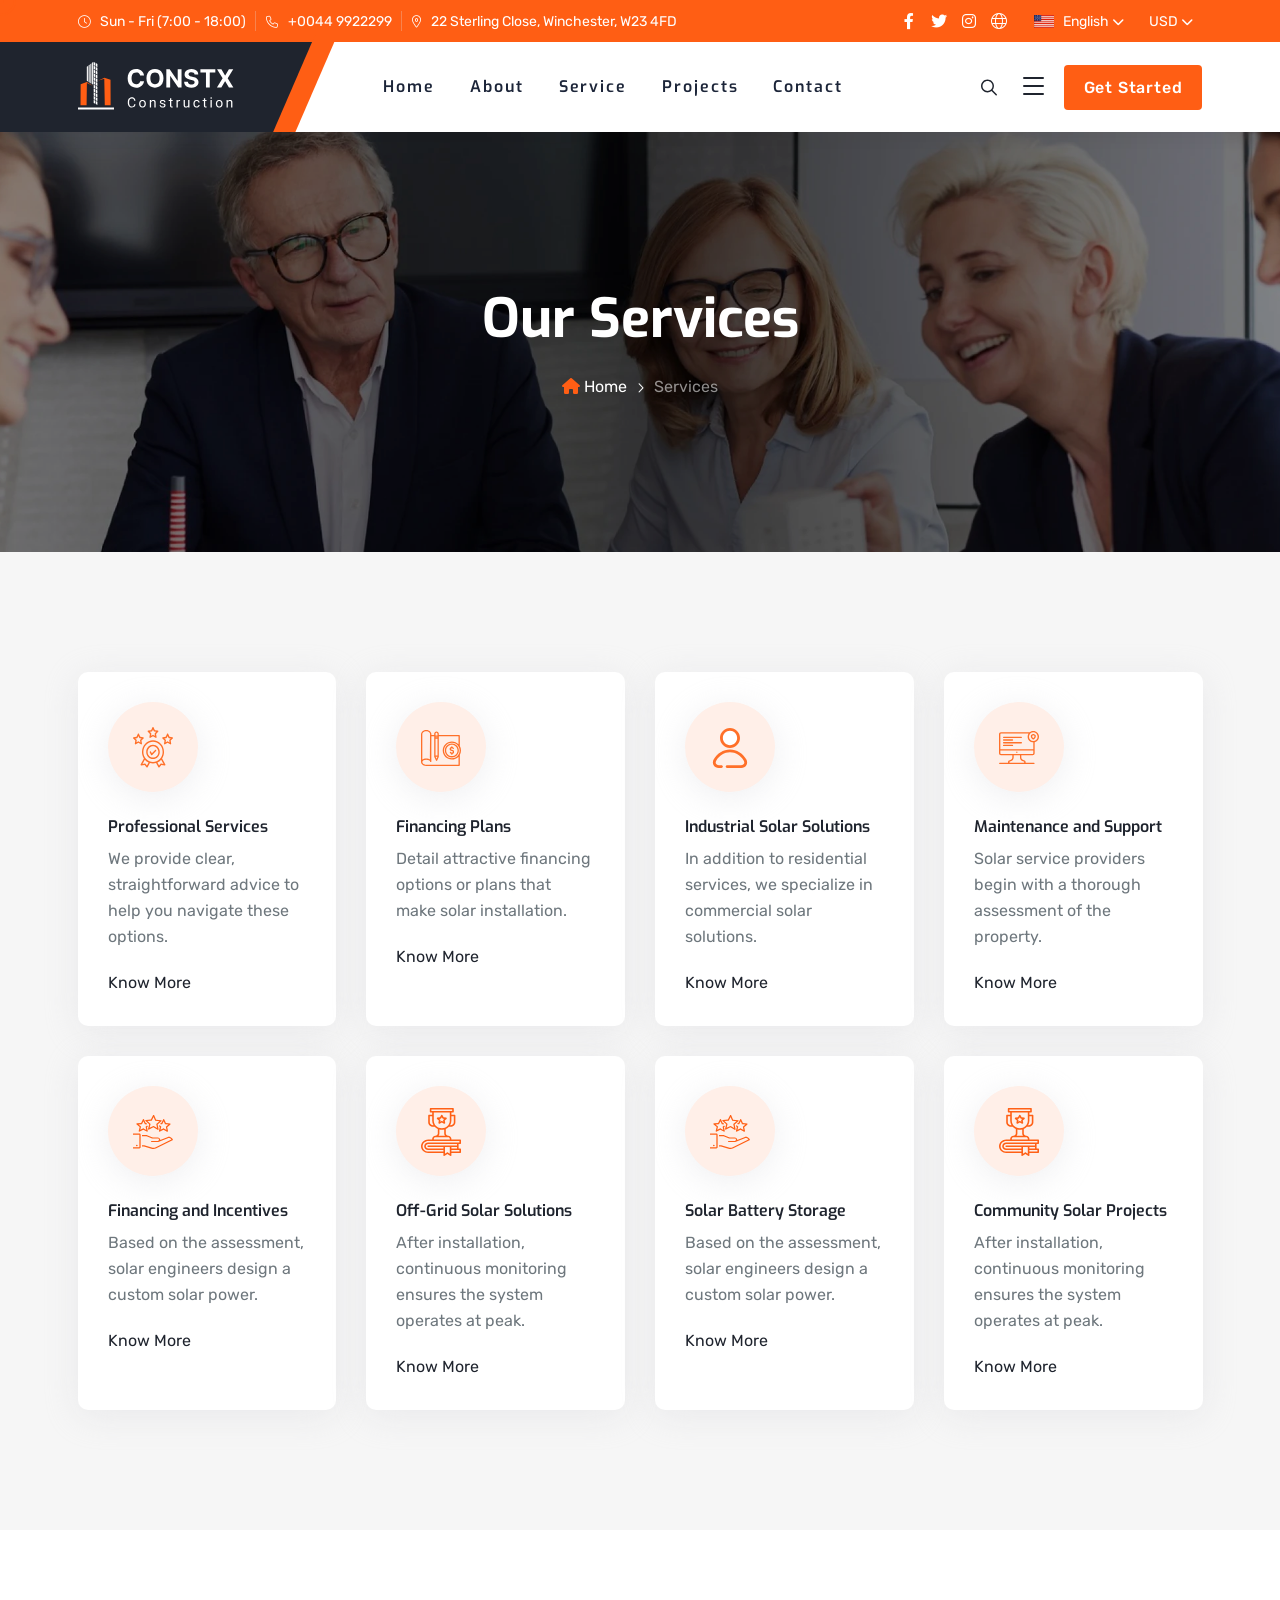
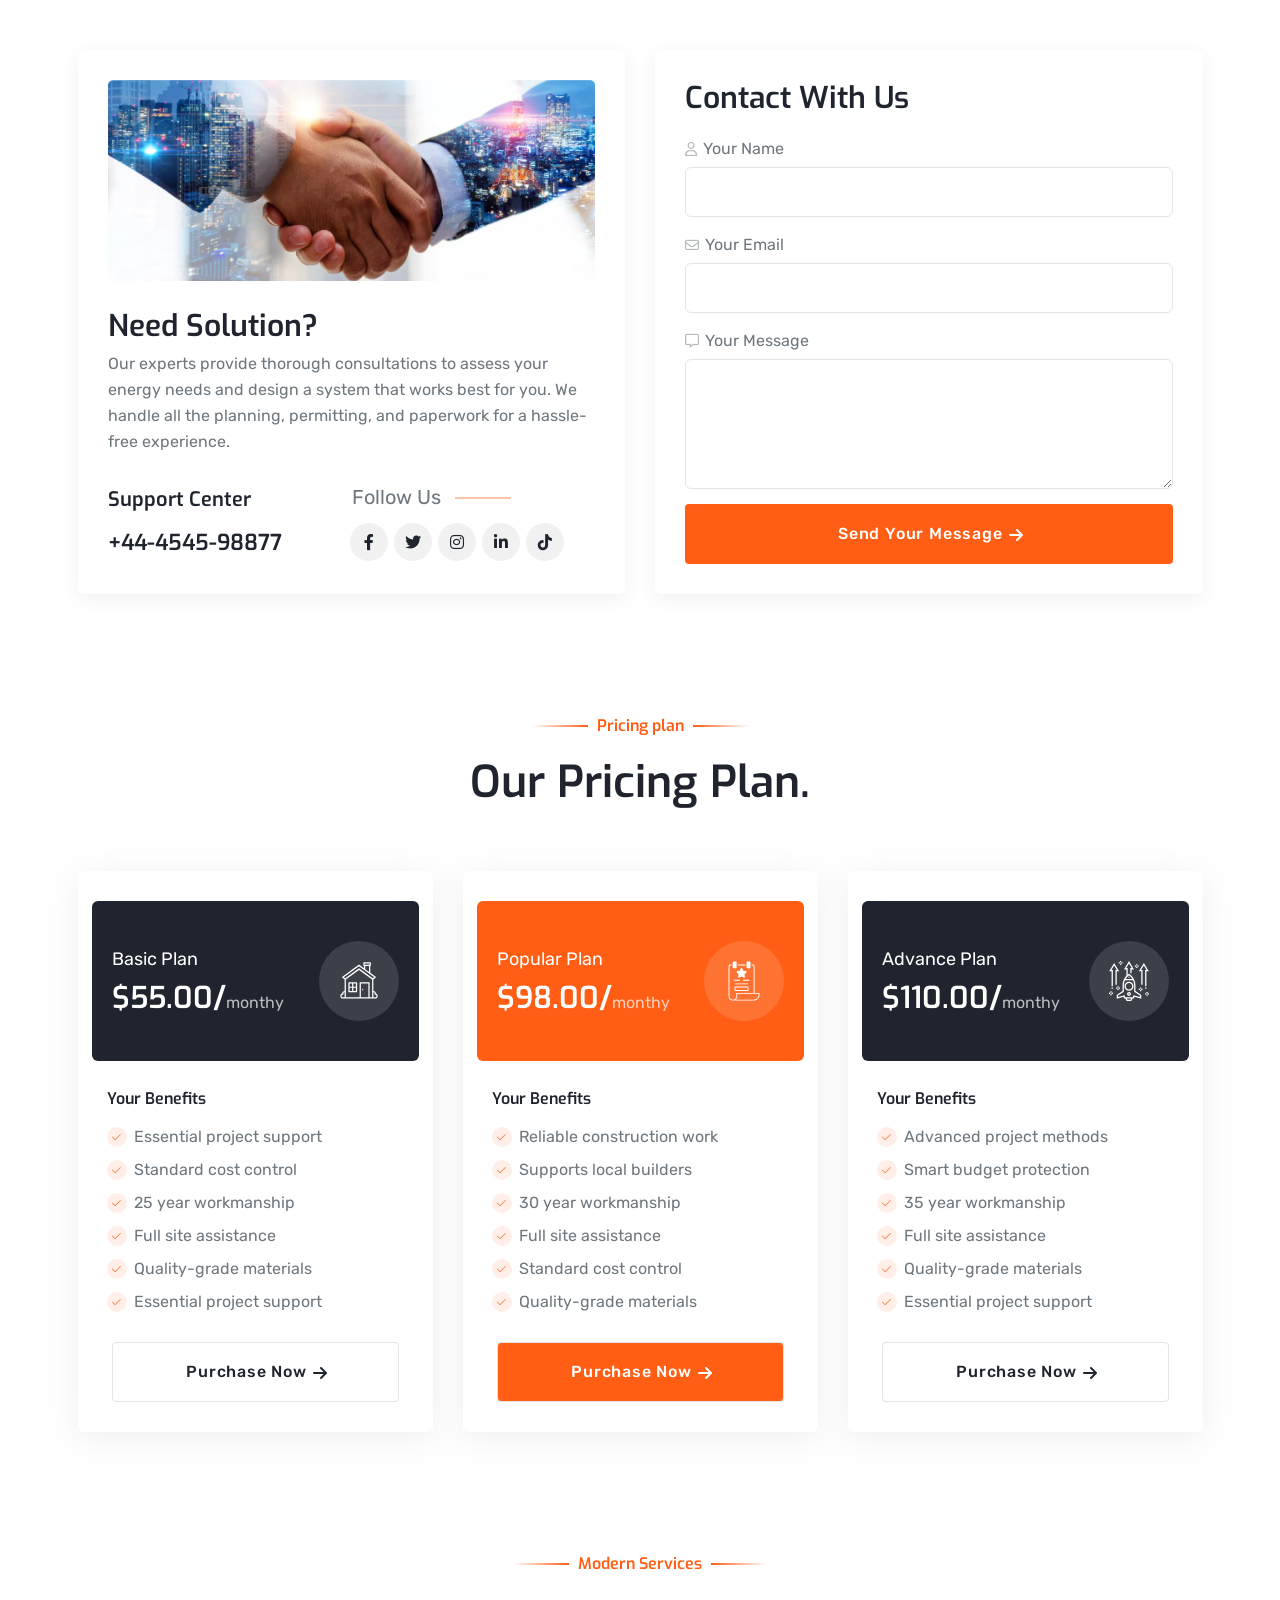
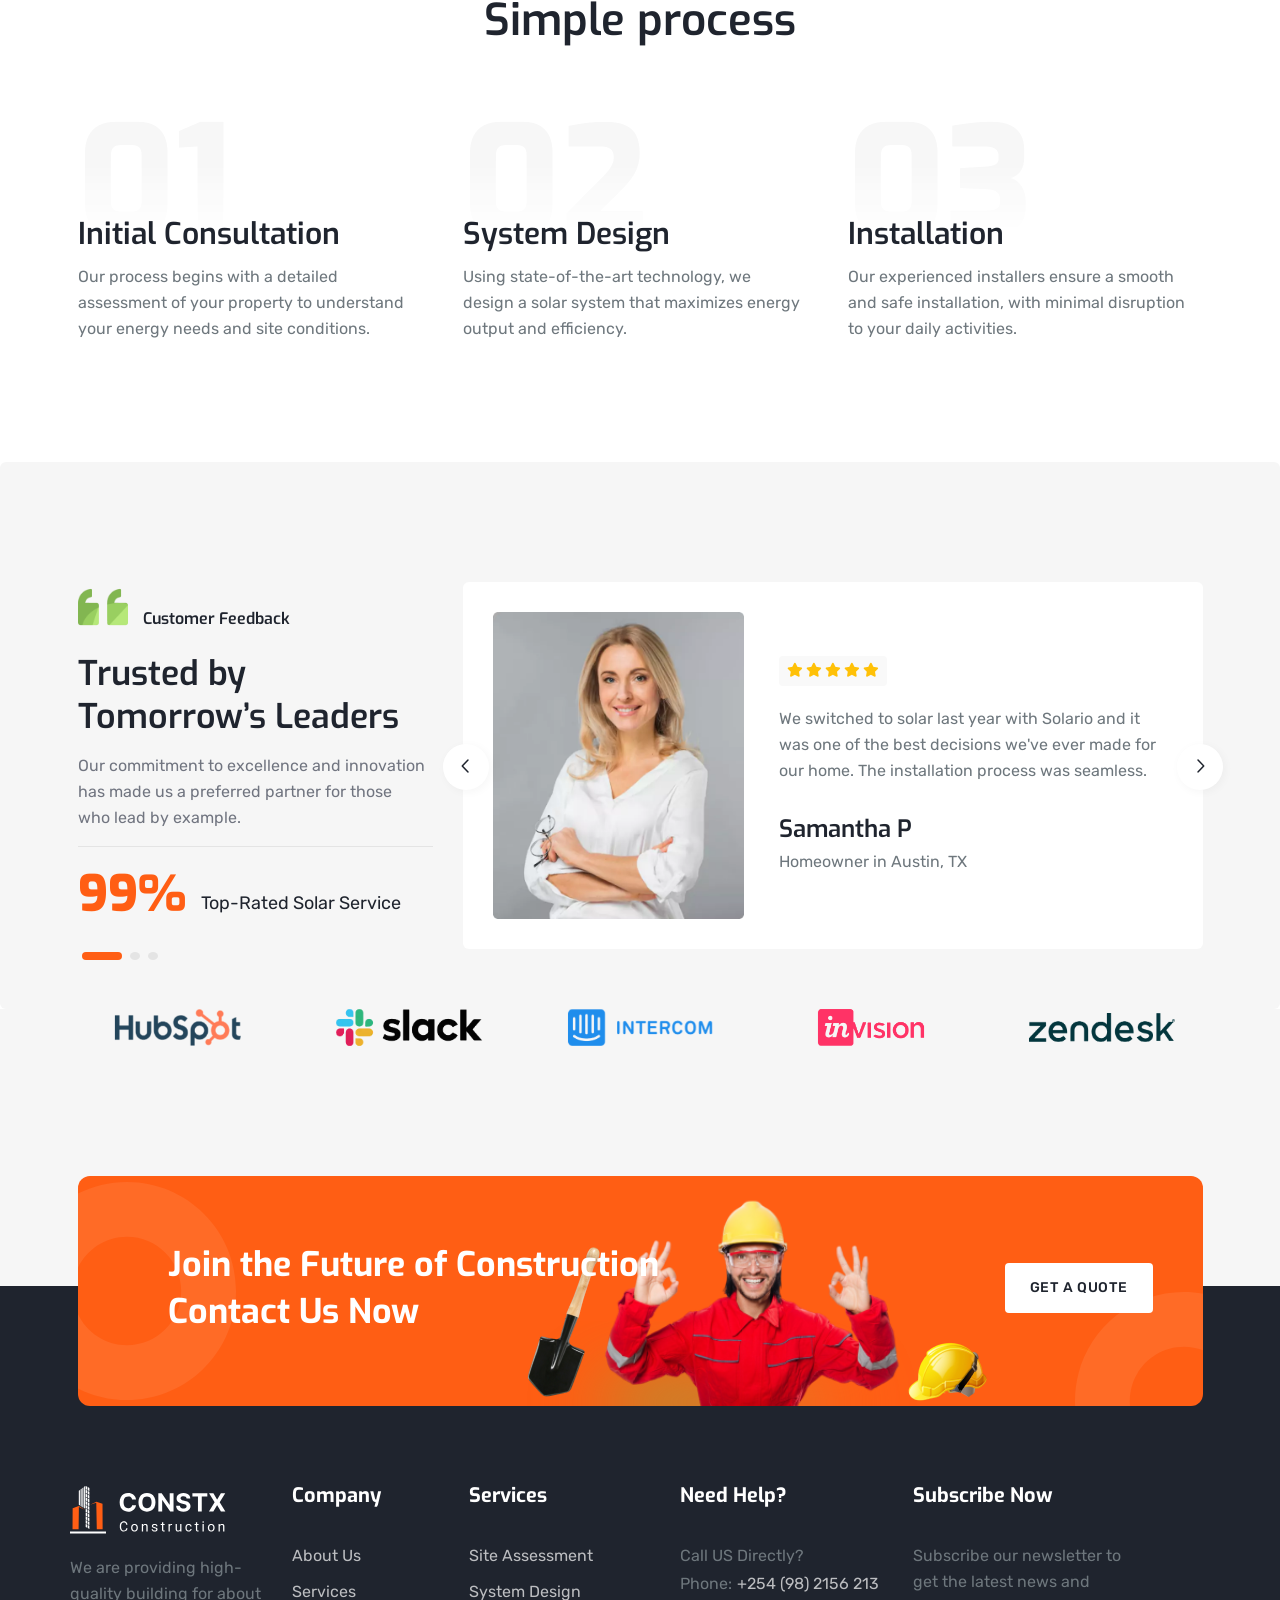
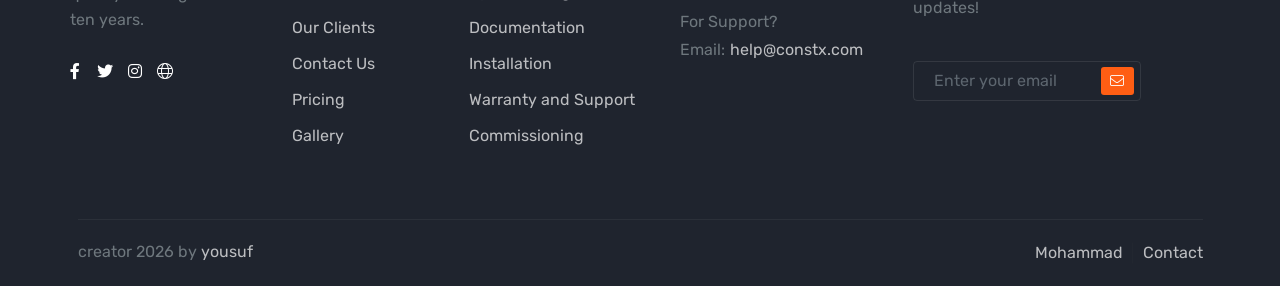
<file: service.html>
<!DOCTYPE html>
<html lang="en">


<head>
    <link rel="preconnect" href="https://fonts.googleapis.com/">
    <link rel="preconnect" href="https://fonts.gstatic.com/" crossorigin>

    <meta charset="UTF-8">
    <meta http-equiv="X-UA-Compatible" content="IE=edge">
    <meta name="viewport" content="width=device-width, initial-scale=1.0">
    <meta name="description" content="A modern and responsive construction website template built for construction, interior design, handyman, plumber, renovation and maintenance businesses. Clean design, fast performance and SEO optimized for professional service websites.">
    <!-- Place favicon.ico in the root directory -->
    <link rel="shortcut icon" type="image/x-icon" href="assets/images/fav.svg">
    <title>ConstX | Construction & Renovation HTML Template</title>

    <link rel="preload" as="style" href="https://fonts.googleapis.com/css2?family=Rubik:ital,wght@0,300..900&amp;display=swap" onload="this.onload=null;this.rel='stylesheet'">
    <link rel="preload" as="style" href="https://fonts.googleapis.com/css2?family=Exo:ital,wght@0,100..900&amp;display=swap" onload="this.onload=null;this.rel='stylesheet'">
    <noscript>
        <link rel="stylesheet" href="https://fonts.googleapis.com/css2?family=Rubik:ital,wght@0,300..900&amp;display=swap">
        <link rel="stylesheet" href="https://fonts.googleapis.com/css2?family=Exo:ital,wght@0,100..900&amp;display=swap">
    </noscript>

    <!-- fontawesome css -->
    <link rel="preload" href="assets/css/plugins/fontawesome.css" as="style" onload="this.rel='stylesheet'">
    <link rel="preload" href="assets/css/plugins/swiper.css" as="style" onload="this.rel='stylesheet'">
    <!-- <link rel="preload" href="assets/css/plugins/aos.css" as="style" onload="this.rel='stylesheet'"> -->
    <link rel="preload" href="assets/css/plugins/unicons.css" as="style" onload="this.rel='stylesheet'">
    <link rel="preload" href="assets/css/plugins/metismenu.css" as="style" onload="this.rel='stylesheet'">
    <link rel="preload" href="assets/css/plugins/magnific-popup.css" as="style" onload="this.rel='stylesheet'">
    <link rel="preload" href="assets/css/plugins/hover-revel.css" as="style" onload="this.rel='stylesheet'">
    <link rel="preload" href="assets/css/plugins/timepickers.min.css" as="style" onload="this.rel='stylesheet'">
    <link rel="preload" href="assets/css/plugins/odometer.css" as="style" onload="this.rel='stylesheet'">
    <!-- bootstrap css -->
    <link rel="preload" href="assets/css/vendor/bootstrap.min.css" as="style" onload="this.rel='stylesheet'">
    <link rel="preload" as="image" href="assets/images/service/breadcrumb.webp">

    <style>
        .slider-img-seven {
            background: url(https://html.inversweb.com/images/banner/12.webp);
        }
    </style>

    <!-- main css -->
    <link rel="stylesheet" href="assets/css/style.css">
</head>



<body class="home-inner home-green">

    <!-- Header Start -->
    <div class="loader-wrapper">
        <div class="loader">
        </div>
        <div class="loader-section section-left"></div>
        <div class="loader-section section-right"></div>
    </div>

    <!-- header srea start -->
    <header class="header-one header-four header--sticky header-sticky-smooth">
        <!-- header top -->
        <div class="header-top overflow-visible">
            <div class="container-header">
                <div class="row">
                    <div class="col-lg-12">
                        <div class="header-top-wrapper">
                            <!-- left area header top -->
                            <div class="left">
                                <!-- single map area -->
                                <div class="single-component info-con">
                                    <div class="icon">
                                        <i class="fal fa-clock"></i>
                                    </div>
                                    <div class="info">
                                        <span>Sun - Fri (7:00 - 18:00)</span>
                                    </div>
                                </div>
                                <!-- single map area -->
                                <!-- single map area -->
                                <div class="single-component info-con">
                                    <div class="icon">
                                        <i class="fal fa-phone"></i>
                                    </div>
                                    <div class="info">
                                        <span><a href="call-to_00449922299.html">+0044 9922299</a></span>
                                    </div>
                                </div>
                                <!-- single map area -->
                                <!-- single map area -->
                                <div class="single-component info-con">
                                    <div class="icon">
                                        <i class="fal fa-map-marker-alt"></i>
                                    </div>
                                    <div class="info">
                                        <span>22 Sterling Close, Winchester, W23 4FD</span>
                                    </div>
                                </div>
                                <!-- single map area -->
                            </div>
                            <!-- right area strat -->
                            <div class="right">
                                <ul class="social-wrapper-1 hover-bg-white">
                                    <li class="single"><a target="_blank" href="https://www.facebook.com/"><i class="fab fa-facebook-f"></i></a></li>
                                    <li class="single"><a target="_blank" href="https://x.com/"><i class="fab fa-twitter"></i></a></li>
                                    <li class="single"><a target="_blank" href="https://www.instagram.com/"><i class="fab fa-instagram"></i></a></li>
                                    <li class="single"><a target="_blank" href="https://dribbble.com/"><i class="fal fa-globe"></i></a></li>
                                </ul>

                                <div class="header-info ml--10">
                                    <ul class="tmp-dropdown-menu switcher-language">
                                        <li class="has-child-menu">
                                            <a href="#">
                                                <img class="left-image" src="assets/images/others/en-us.png" alt="Language Images">
                                                <span class="menu-item">English</span>
                                                <i class="right-icon fa-solid fa-chevron-down"></i>
                                            </a>
                                            <ul class="sub-menu">
                                                <li>
                                                    <a href="#">
                                                        <img class="left-image" src="assets/images/others/fr.png" alt="Language Images">
                                                        <span class="menu-item">Français</span>
                                                    </a>
                                                </li>
                                                <li>
                                                    <a href="#">
                                                        <img class="left-image" src="assets/images/others/de.png" alt="Language Images">
                                                        <span class="menu-item">Deutsch</span>
                                                    </a>
                                                </li>
                                            </ul>
                                        </li>
                                    </ul>
                                </div>

                                <div class="header-info ml--5">
                                    <ul class="tmp-dropdown-menu switcher-language">
                                        <li class="has-child-menu">
                                            <a href="#">
                                                <span class="menu-item">USD</span>
                                                <i class="right-icon fa-solid fa-chevron-down"></i>
                                            </a>
                                            <ul class="sub-menu hover-reverse">
                                                <li>
                                                    <a href="#">
                                                        <span class="menu-item">EUR</span>
                                                    </a>
                                                </li>
                                                <li>
                                                    <a href="#">
                                                        <span class="menu-item">GBP</span>
                                                    </a>
                                                </li>
                                            </ul>
                                        </li>
                                    </ul>
                                </div>


                            </div>
                        </div>
                    </div>
                </div>
            </div>
        </div>
        <!-- header bottom -->
        <!-- header style hear -->
        <div class="header-main header-main-2">
            <div class="container-3">
                <div class="row">
                    <div class="col-lg-12">
                        <div class="header-mid-one-wrapper wrapper-two">
                            <div class="logo-area">
                                <a href="index.html">
                                    <img src="assets/images/logo/02-main.svg" alt="logo">
                                </a>
                            </div>
                            <div class="nav-area">
                                <ul class="mainmenu">
                                    <li class="main-nav"><a href="index.html">Home</a></li>
                                    <li class="main-nav"> <a href="about.html">About</a></li>
                                    <li class="main-nav"><a href="service.html">Service</a> </li>
                                    <li class="main-nav"><a href="portfolio.html">Projects</a></li>
                                
                                    <li class="main-nav"> <a href="contact.html">Contact</a></li> 
                                </ul>
                            </div>
                            <div class="header-right">
                                <div class="cart-search-area">
                                    <!-- <a href="javascript:void(0)" class="cart-btn cart cart-icon hover-bg-light">
                                    <img src="assets/images/shop/cart.svg" alt="">
                                    <span class="bg-green">2</span>
                                </a> -->
                                    <a class="search-btn hover-bg-light" href="#canvasSearch" data-bs-toggle="offcanvas">
                                        <img src="assets/images/shop/search.svg" alt="">
                                    </a>
                                    <div class="dot-btn hover-bg-light">
                                        <!-- <img src="assets/images/shop/dot.svg" alt=""> -->
                                        <span class="offcanvas-trigger">
                                        <span class="offcanvas-bars">
                                            <span></span>
                                        <span></span>
                                        <span></span>
                                        </span>
                                        </span>
                                    </div>
                                </div>
                                <!-- single map area -->
                                <div class="single-component">
                                    <a href="contact.html" class="tmp-btn btn-primary button-flip btn-sm">
                                        <span data-text="Get Started">Get Started</span>
                                    </a>
                                    <div class="menu-area d-block" id="menu-btn">
                                        <div class="icon">
                                            <svg xmlns="http://www.w3.org/2000/svg" width="18" height="16" viewBox="0 0 18 16" fill="none">
                                                <rect width="18" height="2" fill="#0C0A0A"></rect>
                                                <rect y="7" width="18" height="2" fill="#0C0A0A"></rect>
                                                <rect y="14" width="18" height="2" fill="#0C0A0A"></rect>
                                            </svg>
                                        </div>
                                    </div>
                                </div>
                                <!-- single map area -->
                            </div>
                        </div>
                    </div>
                </div>
            </div>
        </div>
        <!-- header style hearm end -->
    </header>



    <!-- Breadcrumb Start -->
    <!-- tmp breadcrumba area start -->
    <div class="tmp-bread-crumb-area bg-breadcrumb bg-image-breadcrumb bg_image">
        <div class="container-3">
            <div class="row">
                <div class="col-lg-12">
                    <!-- bread crumb inner wrapper -->
                    <div class="breadcrumb-inner ptb--100 ptb_sm--100 text-center">
                        <h1 class="title">Our Services</h1>
                        <div class="meta">
                            <a href="index.html" class="prev"><i class="fa-solid fa-house"></i> Home</a>
                            <span><i class="fa-regular fa-chevron-right"></i></span>
                            <a href="#" class="next">Services</a>
                        </div>
                    </div>
                    <!-- bread crumb inner wrapper end -->
                </div>
            </div>
        </div>
    </div>
    <!-- tmp breadcrumba area end -->
    <!-- Breadcrumb End -->

    <!-- Service Area Start -->
    <section class="tmp-service-area service tmp-section-gap radious-0">
        <div class="container-3">
            <div class="section-inner">
                <div class="service-wrapper-area">
                    <div class="row g-5">
                        <div class="col-xl-3 col-lg-4 col-md-6" data-sal="slide-up" data-sal-duration="800" data-sal-delay="100">
                            <div class="service-wrapper">
                                <div class="icon">
                                    <img src="assets/images/service/icon/01.svg" alt="">
                                </div>
                                <h2 class="heading-title"><a href="service-details.html">Professional Services</a></h2>
                                <p class="desc">We provide clear, straightforward advice to help you navigate these options.</p>
                                <div class="service-btn-area">
                                    <a href="service-details.html" class="service-btn text-btn btn-arrow">Know More <i class="fal fa-arrow-right"></i></a>
                                </div>
                            </div>
                        </div>
                        <div class="col-xl-3 col-lg-4 col-md-6" data-sal="slide-up" data-sal-duration="800" data-sal-delay="300">
                            <div class="service-wrapper">
                                <div class="icon">
                                    <img src="assets/images/service/icon/02.svg" alt="">
                                </div>
                                <h2 class="heading-title"><a href="service-details.html">Financing Plans</a></h2>
                                <p class="desc">Detail attractive financing options or plans that make solar installation.</p>
                                <div class="service-btn-area">
                                    <a href="service-details.html" class="service-btn text-btn btn-arrow">Know More <i class="fal fa-arrow-right"></i></a>
                                </div>
                            </div>
                        </div>
                        <div class="col-xl-3 col-lg-4 col-md-6" data-sal="slide-up" data-sal-duration="800" data-sal-delay="500">
                            <div class="service-wrapper">
                                <div class="icon">
                                    <img src="assets/images/service/icon/03.svg" alt="">
                                </div>
                                <h2 class="heading-title"><a href="service-details.html">Industrial Solar Solutions</a></h2>
                                <p class="desc">In addition to residential services, we specialize in commercial solar solutions.</p>
                                <div class="service-btn-area">
                                    <a href="service-details.html" class="service-btn text-btn btn-arrow">Know More <i class="fal fa-arrow-right"></i></a>
                                </div>
                            </div>
                        </div>
                        <div class="col-xl-3 col-lg-4 col-md-6" data-sal="slide-up" data-sal-duration="800" data-sal-delay="700">
                            <div class="service-wrapper">
                                <div class="icon">
                                    <img src="assets/images/service/icon/04.svg" alt="">
                                </div>
                                <h2 class="heading-title"><a href="service-details.html">Maintenance and Support</a></h2>
                                <p class="desc">Solar service providers begin with a thorough assessment of the property.</p>
                                <div class="service-btn-area">
                                    <a href="service-details.html" class="service-btn text-btn btn-arrow">Know More <i class="fal fa-arrow-right"></i></a>
                                </div>
                            </div>
                        </div>
                        <div class="col-xl-3 col-lg-4 col-md-6" data-sal="slide-up" data-sal-duration="800" data-sal-delay="100">
                            <div class="service-wrapper">
                                <div class="icon">
                                    <img src="assets/images/service/icon/05.svg" alt="">
                                </div>
                                <h2 class="heading-title"><a href="service-details.html">Financing and Incentives</a></h2>
                                <p class="desc">Based on the assessment, solar engineers design a custom solar power.</p>
                                <div class="service-btn-area">
                                    <a href="service-details.html" class="service-btn text-btn btn-arrow">Know More <i class="fal fa-arrow-right"></i></a>
                                </div>
                            </div>
                        </div>
                        <div class="col-xl-3 col-lg-4 col-md-6" data-sal="slide-up" data-sal-duration="800" data-sal-delay="300">
                            <div class="service-wrapper">
                                <div class="icon">
                                    <img src="assets/images/service/icon/06.svg" alt="">
                                </div>
                                <h2 class="heading-title"><a href="service-details.html">Off-Grid Solar Solutions</a></h2>
                                <p class="desc">After installation, continuous monitoring ensures the system operates at peak.</p>
                                <div class="service-btn-area">
                                    <a href="service-details.html" class="service-btn text-btn btn-arrow">Know More <i class="fal fa-arrow-right"></i></a>
                                </div>
                            </div>
                        </div>
                        <div class="col-xl-3 col-lg-4 col-md-6" data-sal="slide-up" data-sal-duration="800" data-sal-delay="500">
                            <div class="service-wrapper">
                                <div class="icon">
                                    <img src="assets/images/service/icon/05.svg" alt="">
                                </div>
                                <h2 class="heading-title"><a href="service-details.html">Solar Battery Storage</a></h2>
                                <p class="desc">Based on the assessment, solar engineers design a custom solar power.</p>
                                <div class="service-btn-area">
                                    <a href="service-details.html" class="service-btn text-btn btn-arrow">Know More <i class="fal fa-arrow-right"></i></a>
                                </div>
                            </div>
                        </div>
                        <div class="col-xl-3 col-lg-4 col-md-6" data-sal="slide-up" data-sal-duration="800" data-sal-delay="700">
                            <div class="service-wrapper">
                                <div class="icon">
                                    <img src="assets/images/service/icon/06.svg" alt="">
                                </div>
                                <h2 class="heading-title"><a href="service-details.html">Community Solar Projects</a></h2>
                                <p class="desc">After installation, continuous monitoring ensures the system operates at peak.</p>
                                <div class="service-btn-area">
                                    <a href="service-details.html" class="service-btn text-btn btn-arrow">Know More <i class="fal fa-arrow-right"></i></a>
                                </div>
                            </div>
                        </div>
                    </div>
                </div>
            </div>
        </div>
    </section>
    <!-- Service Area End -->

    <!-- Contact Area Start -->
    <section class="tmp-contact-area tmp-section-gapTop">
        <div class="container-3">
            <div class="section-inner">
                <div class="row g-5">
                    <div class="col-lg-6" data-sal="slide-right" data-sal-duration="800" data-sal-delay="000">
                        <div class="left-side-content">
                            <div class="image-area">
                                <img src="assets/images/contact/07-1.webp" alt="">
                            </div>
                            <div class="content">
                                <h3 class="title">Need Solution?</h3>
                                <p class="desc">Our experts provide thorough consultations to assess your energy needs and design a system that works best for you. We handle all the planning, permitting, and paperwork for a hassle-free experience.</p>
                            </div>
                            <div class="social-bottom-area">
                                <div class="phone">
                                    <h4 class="mb--20">Support Center</h4>
                                    <a class="hover-moving-primary" href="call-to_%2b44-4545-98877.html">+44-4545-98877</a>
                                </div>
                                <div class="social-icon-wrapper">
                                    <h4>Follow Us</h4>
                                    <div class="social-share-wrapper-1 style-footer">
                                        <ul class="social-stylle-one justify-content-start mt--10">
                                            <li><a target="_blank" href="https://www.facebook.com/"><i class="fa-brands fa-facebook-f"></i></a></li>
                                            <li><a target="_blank" href="https://x.com/"><i class="fa-brands fa-twitter"></i></a></li>
                                            <li><a target="_blank" href="https://www.instagram.com/"><i class="fa-brands fa-instagram"></i></a></li>
                                            <li><a target="_blank" href="https://www.linkedin.com/"><i class="fa-brands fa-linkedin-in"></i></a></li>
                                            <li><a target="_blank" href="https://www.tiktok.com/"><i class="fa-brands fa-tiktok"></i></a></li>
                                        </ul>
                                    </div>
                                </div>
                            </div>
                        </div>
                    </div>
                    <div class="col-lg-6" data-sal="slide-left" data-sal-duration="800" data-sal-delay="200">
                        <div class="contact-form-area">
                            <form action="#">
                                <h3 class="title">Contact With Us</h3>
                                <div class="form-inner">
                                    <div class="single-wrapper">
                                        <label for="name"><i class="fa-regular fa-user"></i> Your Name</label>
                                        <input type="text" id="name" name="name" required>
                                    </div>
                                    <div class="single-wrapper">
                                        <label for="email"><i class="fa-regular fa-envelope"></i> Your Email</label>
                                        <input type="email" id="email" name="email" required>
                                    </div>
                                    <div class="single-wrapper">
                                        <label for="message"><i class="fa-regular fa-message"></i> Your Message</label>
                                        <textarea name="message" id="message" required></textarea>
                                    </div>
                                    <div class="single-wrapper">
                                        <button class="tmp-btn btn-primary hover-icon-reverse w-100">
                                            <span class="icon-reverse-wrapper">
                                                <span class="btn-text">Send Your Message</span>
                                            <span class="btn-icon"><i class="fa-solid fa-arrow-right"></i></span>
                                            <span class="btn-icon"><i class="fa-solid fa-arrow-right"></i></span>
                                            </span>
                                        </button>
                                    </div>
                                </div>
                            </form>
                        </div>
                    </div>
                </div>
            </div>
        </div>
    </section>
    <!-- Contact Area End -->

    <!-- Pricing Area Start -->
    <section class="tmp-pricing-area tmp-section-gapTop">
        <div class="container-3">
            <div class="section-title-area-3">
                <p class="sub-title cg" data-sal="slide-up-large" data-sal-duration="800" data-sal-delay="200">Pricing plan</p>
                <h2 class="section-title" data-sal="slide-up-large" data-sal-duration="800" data-sal-delay="400">Our Pricing Plan.</h2>
            </div>
            <div class="section-inner mt--60">
                <div class="row g-5">
                    <div class="col-xl-4 col-lg-6 col-md-6" data-sal="slide-right" data-sal-duration="1000" data-sal-delay="200">
                        <div class="pricing-wrapper3">
                            <div class="pricing-header">
                                <div class="left">
                                    <h3 class="plan">Basic Plan</h3>
                                    <h3 class="price">$55.00/<span>monthy</span></h3>
                                </div>
                                <div class="icon">
                                    <img src="assets/images/pricing/home.svg" alt="popular_plan">
                                </div>
                            </div>
                            <div class="pricing-body">
                                <h4>Your Benefits</h4>
                                <ul>
                                    <li>
                                        <span class="check"><i class="fa-light fa-check"></i></span>
                                        Essential project support
                                    </li>
                                    <li>
                                        <span class="check"><i class="fa-light fa-check"></i></span>
                                        Standard cost control
                                    </li>
                                    <li>
                                        <span class="check"><i class="fa-light fa-check"></i></span>
                                        25 year workmanship
                                    </li>
                                    <li>
                                        <span class="check"><i class="fa-light fa-check"></i></span>
                                        Full site assistance
                                    </li>
                                    <li>
                                        <span class="check"><i class="fa-light fa-check"></i></span>
                                        Quality-grade materials
                                    </li>
                                    <li>
                                        <span class="check"><i class="fa-light fa-check"></i></span>
                                        Essential project support
                                    </li>
                                </ul>
                            </div>
                            <div class="pricing-button-area">
                                <a href="contact.html" class="tmp-btn btn-border hover-icon-reverse  mw-100">
                                    <span class="icon-reverse-wrapper">
                        <span class="btn-text">Purchase Now</span>
                                    <span class="btn-icon"><i class="fa-solid fa-arrow-right"></i></span>
                                    <span class="btn-icon"><i class="fa-solid fa-arrow-right"></i></span>
                                    </span>
                                </a>
                            </div>
                        </div>
                    </div>

                    <div class="col-xl-4 col-lg-6 col-md-6" data-sal="slide-up" data-sal-duration="1000" data-sal-delay="200">
                        <div class="pricing-wrapper3 mid">
                            <div class="pricing-header">
                                <div class="left">
                                    <h3 class="plan">Popular Plan</h3>
                                    <h3 class="price">$98.00/<span>monthy</span></h3>
                                </div>
                                <div class="icon">
                                    <img src="assets/images/pricing/popular.svg" alt="popular_plan">
                                </div>
                            </div>
                            <div class="pricing-body">
                                <h4>Your Benefits</h4>
                                <ul>
                                    <li>
                                        <span class="check"><i class="fa-light fa-check"></i></span>
                                        Reliable construction work
                                    </li>
                                    <li>
                                        <span class="check"><i class="fa-light fa-check"></i></span>
                                        Supports local builders
                                    </li>
                                    <li>
                                        <span class="check"><i class="fa-light fa-check"></i></span>
                                        30 year workmanship
                                    </li>
                                    <li>
                                        <span class="check"><i class="fa-light fa-check"></i></span>
                                        Full site assistance
                                    </li>
                                    <li>
                                        <span class="check"><i class="fa-light fa-check"></i></span>
                                        Standard cost control
                                    </li>
                                    <li>
                                        <span class="check"><i class="fa-light fa-check"></i></span>
                                        Quality-grade materials
                                    </li>
                                </ul>
                            </div>
                            <div class="pricing-button-area">
                                <a href="contact.html" class="tmp-btn btn-border hover-icon-reverse mw-100">
                                    <span class="icon-reverse-wrapper">
                        <span class="btn-text">Purchase Now</span>
                                    <span class="btn-icon"><i class="fa-solid fa-arrow-right"></i></span>
                                    <span class="btn-icon"><i class="fa-solid fa-arrow-right"></i></span>
                                    </span>
                                </a>
                            </div>
                        </div>
                    </div>

                    <div class="col-xl-4 col-lg-6 col-md-6" data-sal="slide-left" data-sal-duration="1000" data-sal-delay="200">
                        <div class="pricing-wrapper3">
                            <div class="pricing-header">
                                <div class="left">
                                    <h3 class="plan">Advance Plan</h3>
                                    <h3 class="price">$110.00/<span>monthy</span></h3>
                                </div>
                                <div class="icon">
                                    <img src="assets/images/pricing/advance.svg" alt="popular_plan">
                                </div>
                            </div>
                            <div class="pricing-body">
                                <h4>Your Benefits</h4>
                                <ul>
                                    <li>
                                        <span class="check"><i class="fa-light fa-check"></i></span>
                                        Advanced project methods
                                    </li>
                                    <li>
                                        <span class="check"><i class="fa-light fa-check"></i></span>
                                        Smart budget protection
                                    </li>
                                    <li>
                                        <span class="check"><i class="fa-light fa-check"></i></span>
                                        35 year workmanship
                                    </li>
                                    <li>
                                        <span class="check"><i class="fa-light fa-check"></i></span>
                                        Full site assistance
                                    </li>
                                    <li>
                                        <span class="check"><i class="fa-light fa-check"></i></span>
                                        Quality-grade materials
                                    </li>
                                    <li>
                                        <span class="check"><i class="fa-light fa-check"></i></span>
                                        Essential project support
                                    </li>
                                </ul>
                            </div>
                            <div class="pricing-button-area">
                                <a href="contact.html" class="tmp-btn btn-border hover-icon-reverse mw-100">
                                    <span class="icon-reverse-wrapper">
                        <span class="btn-text">Purchase Now</span>
                                    <span class="btn-icon"><i class="fa-solid fa-arrow-right"></i></span>
                                    <span class="btn-icon"><i class="fa-solid fa-arrow-right"></i></span>
                                    </span>
                                </a>
                            </div>
                        </div>
                    </div>
                </div>

            </div>
        </div>
    </section>
    <!-- Pricing Area End -->

    <!-- Working Process Area Start -->
    <section class="tmp-working-process-area tmp-section-gap bg-white">
        <div class="container-3">
            <div class="section-title-area-3">
                <p class="sub-title cg" data-sal="slide-up-large" data-sal-duration="800" data-sal-delay="200">Modern Services</p>
                <h2 class="section-title" data-sal="slide-up-large" data-sal-duration="800" data-sal-delay="400">Simple process</h2>
            </div>
            <div class="section-inner mt--60">
                <div class="row g-5">
                    <div class="col-lg-4 col-md-6" data-sal="slide-right" data-sal-duration="800" data-sal-delay="100">
                        <div class="working-process-wrapper6 cp-none">
                            <div class="content">
                                <p class="number">01</p>
                                <h3 class="title"><a href="#">Initial Consultation</a></h3>
                                <p class="desc">Our process begins with a detailed assessment of your property to understand your energy needs and site conditions.</p>
                            </div>
                        </div>
                    </div>
                    <div class="col-lg-4 col-md-6" data-sal="slide-right" data-sal-duration="800" data-sal-delay="300">
                        <div class="working-process-wrapper6 cp-none">
                            <div class="content">
                                <p class="number">02</p>
                                <h3 class="title"><a href="#">System Design</a></h3>
                                <p class="desc">Using state-of-the-art technology, we design a solar system that maximizes energy output and efficiency.</p>
                            </div>
                        </div>
                    </div>
                    <div class="col-lg-4 col-md-6" data-sal="slide-right" data-sal-duration="800" data-sal-delay="500">
                        <div class="working-process-wrapper6 cp-none">
                            <div class="content">
                                <p class="number">03</p>
                                <h3 class="title"><a href="#">Installation</a></h3>
                                <p class="desc">Our experienced installers ensure a smooth and safe installation, with minimal disruption to your daily activities.</p>
                            </div>
                        </div>
                    </div>
                </div>
            </div>
        </div>
    </section>
    <!-- Working Process Area End -->

    <!-- Testimonials Area Start -->
    <section class="tmp-testimonials-area3 bg-white-v2 m-0 tmp-section-gapTop pb--60">
        <div class="container-3">
            <div class="row g-5">
                <div class="col-lg-4">
                    <div class="content-slider-inner home-ten">
                        <div class="feedback-wrapper">
                            <p class="sub-title">
                                <img src="assets/images/testimonials/quote3.svg" alt="">
                                Customer Feedback
                            </p>
                            <h3 class="title">Trusted by Tomorrow’s Leaders</h3>
                            <p class="desc">Our commitment to excellence and innovation has made us a preferred partner for those who lead by example.</p>
                            <div class="bottom-service">
                                <p><span>99%</span> Top-Rated Solar Service</p>
                            </div>
                        </div>
                        <div class="pagination-area">
                            <div class="swiper-pagination-n"></div>
                        </div>
                    </div>
                </div>
                <div class="col-lg-8">
                    <div class="testimonial-slider-inner home-ten">
                        <div class="swiper tmp-testimonialSlider3">
                            <div class="swiper-wrapper">
                                <div class="swiper-slide">
                                    <div class="testimonial-wrapper4">
                                        <div class="image-area">
                                            <img src="assets/images/testimonials/12.webp" width="298" alt="">
                                        </div>
                                        <div class="content-area">
                                            <ul class="star-rating">
                                                <li><i class="fas fa-star"></i></li>
                                                <li><i class="fas fa-star"></i></li>
                                                <li><i class="fas fa-star"></i></li>
                                                <li><i class="fas fa-star"></i></li>
                                                <li><i class="fas fa-star"></i></li>
                                            </ul>
                                            <p class="desc">We switched to solar last year with Solario and it was one of the best decisions we've ever made for our home. The installation process was seamless.</p>
                                            <div class="author-area">
                                                <div class="author-content">
                                                    <h4 class="title">Samantha P</h4>
                                                    <p class="designation">Homeowner in Austin, TX</p>
                                                </div>
                                            </div>
                                        </div>
                                    </div>
                                </div>
                                <div class="swiper-slide">
                                    <div class="testimonial-wrapper4">
                                        <div class="image-area">
                                            <img src="assets/images/testimonials/11.webp" width="298" alt="">
                                        </div>
                                        <div class="content-area">
                                            <ul class="star-rating">
                                                <li><i class="fas fa-star"></i></li>
                                                <li><i class="fas fa-star"></i></li>
                                                <li><i class="fas fa-star"></i></li>
                                                <li><i class="fas fa-star"></i></li>
                                                <li><i class="fas fa-star"></i></li>
                                            </ul>
                                            <p class="desc">We switched to solar last year with Solario and it was one of the best decisions we've ever made for our home. The installation process was seamless.</p>
                                            <div class="author-area">
                                                <div class="author-content">
                                                    <h4 class="title">Hasim Amla</h4>
                                                    <p class="designation">Real Estate Developer</p>
                                                </div>
                                            </div>
                                        </div>
                                    </div>
                                </div>
                                <div class="swiper-slide">
                                    <div class="testimonial-wrapper4">
                                        <div class="image-area">
                                            <img src="assets/images/testimonials/12.webp" width="298" alt="">
                                        </div>
                                        <div class="content-area">
                                            <ul class="star-rating">
                                                <li><i class="fas fa-star"></i></li>
                                                <li><i class="fas fa-star"></i></li>
                                                <li><i class="fas fa-star"></i></li>
                                                <li><i class="fas fa-star"></i></li>
                                                <li><i class="fas fa-star"></i></li>
                                            </ul>
                                            <p class="desc">We switched to solar last year with Solario and it was one of the best decisions we've ever made for our home. The installation process was seamless.</p>
                                            <div class="author-area">
                                                <div class="author-content">
                                                    <h4 class="title">Samantha P</h4>
                                                    <p class="designation">Real Estate Developer</p>
                                                </div>
                                            </div>
                                        </div>
                                    </div>
                                </div>
                            </div>
                        </div>
                        <div class="swiper-navigation-area">
                            <div class="swiper-btn swiper-button-prev"><i class="fa-regular fa-chevron-left"></i></div>
                            <div class="swiper-btn swiper-button-next"><i class="fa-regular fa-chevron-right"></i></div>
                        </div>
                    </div>
                </div>
            </div>
        </div>
    </section>
    <!-- Testimonials Area End -->

    <!-- Brand Area Start -->
    <section class="tmp-brand-area area-4 tmp-section-gapBottom bg-white-v2">
        <div class="container-3">
            <div class="section-inner">
                <div class="swiper tmpBrandSlider small-brand">
                    <div class="swiper-wrapper">
                        <div class="swiper-slide">
                            <div class="brand-wrapper">
                                <div class="image-area">
                                    <a href="team-details.html">
                                        <img src="assets/images/brand/partner-5.webp" alt="">
                                    </a>
                                </div>
                            </div>
                        </div>
                        <div class="swiper-slide">
                            <div class="brand-wrapper">
                                <div class="image-area">
                                    <a href="team-details.html">
                                        <img src="assets/images/brand/partner-3.webp" alt="">
                                    </a>
                                </div>
                            </div>
                        </div>
                        <div class="swiper-slide">
                            <div class="brand-wrapper">
                                <div class="image-area">
                                    <a href="team-details.html">
                                        <img src="assets/images/brand/partner-6.webp" alt="">
                                    </a>
                                </div>
                            </div>
                        </div>
                        <div class="swiper-slide">
                            <div class="brand-wrapper">
                                <div class="image-area">
                                    <a href="team-details.html">
                                        <img src="assets/images/brand/partner-1.webp" alt="">
                                    </a>
                                </div>
                            </div>
                        </div>
                        <div class="swiper-slide">
                            <div class="brand-wrapper">
                                <div class="image-area">
                                    <a href="team-details.html">
                                        <img src="assets/images/brand/partner-2.webp" alt="">
                                    </a>
                                </div>
                            </div>
                        </div>
                        <div class="swiper-slide">
                            <div class="brand-wrapper">
                                <div class="image-area">
                                    <a href="team-details.html">
                                        <img src="assets/images/brand/partner-6.webp" alt="">
                                    </a>
                                </div>
                            </div>
                        </div>
                        <div class="swiper-slide">
                            <div class="brand-wrapper">
                                <div class="image-area">
                                    <a href="team-details.html">
                                        <img src="assets/images/brand/partner-7.webp" alt="">
                                    </a>
                                </div>
                            </div>
                        </div>
                        <div class="swiper-slide">
                            <div class="brand-wrapper">
                                <div class="image-area">
                                    <a href="team-details.html">
                                        <img src="assets/images/brand/partner-3.webp" alt="">
                                    </a>
                                </div>
                            </div>
                        </div>
                        <div class="swiper-slide">
                            <div class="brand-wrapper">
                                <div class="image-area">
                                    <a href="team-details.html">
                                        <img src="assets/images/brand/partner-1.webp" alt="">
                                    </a>
                                </div>
                            </div>
                        </div>
                        <div class="swiper-slide">
                            <div class="brand-wrapper">
                                <div class="image-area">
                                    <a href="team-details.html">
                                        <img src="assets/images/brand/partner-5.webp" alt="">
                                    </a>
                                </div>
                            </div>
                        </div>
                    </div>
                    <div class="swiper-navigation">
                        <div class="swiper-btn swiper-button-prev">
                            <div class="custom-overfolow-btn">
                                <i class="invers-icon fal fa-arrow-left"></i>
                                <i class="invers-icon-top fal fa-arrow-left"></i>
                            </div>
                        </div>
                        <div class="swiper-btn swiper-button-next">
                            <div class="custom-overfolow-btn">
                                <i class="invers-icon fal fa-arrow-right"></i>
                                <i class="invers-icon-top fal fa-arrow-right"></i>
                            </div>
                        </div>
                    </div>
                </div>
            </div>
        </div>
    </section>
    <!-- Brand Area End -->


    <!-- Brand Area End -->
    <div class="tmp-section-gapBottom bg-white-v2"></div>
    <!-- tmp footer area start -->
    <div class="tmp-footer-area footer-one footer-five footer-bg pt--200">
        <div class="container-3">
            <div class="footer-cta-area cta-two">
                <div class="cta-image-area">
                    <img src="assets/images/cta/02.webp" width="390" alt="">
                    <img src="assets/images/cta/cta-round2.svg" alt="">
                    <img src="assets/images/cta/solar1.webp" alt="">
                    <img src="assets/images/cta/solar2.webp" alt="">
                </div>
                <div class="cta-area-inner">
                    <h3 class="cta-title">Join the Future of Construction <br> Contact Us Now</h3>
                    <div class="cta-button-area">
                        <a href="contact.html" class="tmp-btn btn-primary bg-white button-flip btn-md">
                            <span data-text="GET A QUOTE">GET A QUOTE</span>
                        </a>
                    </div>
                </div>
                <div class="shape-area">
                    <img src="assets/images/cta/cta-round.svg" alt="">
                    <img src="assets/images/cta/cta-round.svg" alt="">
                </div>
            </div>
            <div class="row">
                <div class="col-lg-12 p-0">
                    <div class="main-footer-one-area border-0 pt--80 pb--60">
                        <div class="single-footer-inner logo-area">
                            <div class="body one">
                                <div class="logo mb--20">
                                    <a href="index.html">
                                        <img src="assets/images/logo/02-main.svg" alt="">
                                    </a>
                                </div>
                                <p class="desc">
                                    We are providing high-quality building for about ten years.
                                </p>
                                <ul class="social-wrapper-1 hover-bg-white ml_-10">
                                    <li class="single"><a target="_blank" href="https://www.facebook.com/"><i class="fab fa-facebook-f"></i></a></li>
                                    <li class="single"><a target="_blank" href="https://x.com/"><i class="fab fa-twitter"></i></a></li>
                                    <li class="single"><a target="_blank" href="https://www.instagram.com/"><i class="fab fa-instagram"></i></a></li>
                                    <li class="single"><a target="_blank" href="https://dribbble.com/"><i class="fal fa-globe"></i></a></li>
                                </ul>
                            </div>
                        </div>
                        <div class="single-footer-inner company">
                            <div class="body two">
                                <h3 class="footer-title">
                                    Company
                                </h3>
                                <div class="use-full-link-wrapper">
                                    <a href="about.html" class="single hover-moving-primary">
                                        About Us
                                    </a>
                                    <a href="service.html" class="single hover-moving-primary">
                                        Services
                                    </a>
                                    <a href="clients.html" class="single hover-moving-primary">
                                        Our Clients
                                    </a>
                                    <a href="contact.html" class="single hover-moving-primary">
                                        Contact Us
                                    </a>
                                    <a href="pricing.html" class="single hover-moving-primary">
                                        Pricing
                                    </a>
                                    <a href="gallery.html" class="single hover-moving-primary">
                                        Gallery
                                    </a>
                                </div>
                            </div>
                        </div>
                        <div class="single-footer-inner service">
                            <div class="body three">
                                <h3 class="footer-title">
                                    Services
                                </h3>
                                <div class="use-full-link-wrapper">
                                    <a href="about.html" class="single hover-moving-primary">
                                        Site Assessment
                                    </a>
                                    <a href="#" class="single hover-moving-primary">
                                        System Design
                                    </a>
                                    <a href="service.html" class="single hover-moving-primary">
                                        Documentation
                                    </a>
                                    <a href="team.html" class="single hover-moving-primary">
                                        Installation
                                    </a>
                                    <a href="contact.html" class="single hover-moving-primary">
                                        Warranty and Support
                                    </a>
                                    <a href="contact.html" class="single hover-moving-primary">
                                        Commissioning
                                    </a>
                                </div>
                            </div>
                        </div>
                        <div class="single-footer-inner contact">
                            <div class="body four">
                                <h3 class="footer-title">
                                    Need Help?
                                </h3>
                                <div class="contactus-link-wrapper">
                                    <div class="single d-block">
                                        <p class="text">Call US Directly?</p>
                                        <div class="phone">
                                            <p>Phone:</p>
                                            <a href="call-to_254982156213.html" class="number hover-moving-primary">
                                                +254 (98) 2156 213
                                            </a>
                                        </div>
                                    </div>
                                    <div class="single d-block">
                                        <p class="text">For Support?</p>
                                        <div class="phone">
                                            <p>Email:</p>
                                            <a href="mail-to_help%40constx.com.html" class="number hover-moving-primary">
                                                help@constx.com
                                            </a>
                                        </div>
                                    </div>
                                </div>
                            </div>
                        </div>
                        <div class="single-footer-inner newsletter">
                            <div class="body five">
                                <h3 class="footer-title">
                                    Subscribe Now
                                </h3>
                                <div class="newsletter-area">
                                    <p class="desc">Subscribe our newsletter to get the latest news and updates!</p>
                                    <form action="#" class="form">
                                        <div class="single-input-wrapper">
                                            <input type="email" name="email" placeholder="Enter your email" required>
                                            <button type="submit" class="form-btn tmp-btn btn-primary"><i class="fal fa-envelope"></i></button>
                                        </div>
                                    </form>
                                </div>
                            </div>
                        </div>
                    </div>
                </div>
            </div>
            <div class="copyright-area-one">
                <div class="row justify-content-between">
                    <div class="col-md-6">
                        <div class="wrapper text-start">
                            <p>creator
                                <span id="year"></span>
                                by <a target="_blank" href="https://themeforest.net/user/inversweb">yousuf</a>
                            </p>
                        </div>
                    </div>
                    <div class="col-md-6">
                        <ul class="copyright-links">
                            <li>
                                <a href="privacy-policy.html">Mohammad</a>
                            </li>
                            <li>
                                <a href="terms-condition.html">Contact</a>
                            </li>
                        </ul>
                    </div>
                </div>
            </div>
        </div>
    </div>
    <!-- tmp footer area end -->

    <!-- header style two -->

    <!-- side bar for desktop -->
    <div id="side-bar" class="side-bar">
        <button class="close-icon-menu" aria-label="close"><i class="far fa-times"></i></button>
        <!-- inner menu area desktop start -->
        <div class="inner-main-wrapper-desk d-none d-xl-block">
            <div class="thumbnail">
                <img src="assets/images/banner/04.webp" alt="elevate">
            </div>
            <div class="inner-content">
                <h4 class="title">We Build Building and Great Constructive Homes.</h4>
                <p class="disc">
                    We successfully cope with tasks of varying complexity, provide long-term guarantees and regularly master new technologies.
                </p>
                <div class="footer">
                    <h4 class="title">Got a project in mind?</h4>
                    <a href="contact.html" class="tmp-btn btn-seconday">Let's talk</a>
                </div>
            </div>
        </div>

        <!-- mobile menu area start -->
        <div class="mobile-menu d-block d-xl-none">
            <nav class="nav-main mainmenu-nav mt--30">
                 <ul class="mainmenu">
                    <li class="main-nav"><a href="index.html">Home</a></li>
                    <li class="main-nav"> <a href="about.html">About</a></li>
                    <li class="main-nav"><a href="service.html">Service</a> </li>
                    <li class="main-nav"><a href="portfolio.html">Projects</a></li>
                
                    <li class="main-nav"> <a href="contact.html">contact</a></li> 
                </ul>
            </nav>

            <div class="social-share-wrapper-1 mt--40">
                <span class="short-title">Find With Us</span>
                <ul class="social-stylle-one justify-content-start mt--10">
                    <li><a href="#"><i class="fa-brands fa-facebook-f"></i></a></li>
                    <li><a href="#"><i class="fa-brands fa-twitter"></i></a></li>
                    <li><a href="#"><i class="fa-brands fa-instagram"></i></a></li>
                    <li><a href="#"><i class="fa-brands fa-linkedin-in"></i></a></li>
                    <li><a href="#"><i class="fa-brands fa-tiktok"></i></a></li>
                </ul>
            </div>


        </div>
        <!-- mobile menu area end -->
    </div>

    <!-- side bar for desktop -->
    <div id="side-bar2" class="side-bar side-bar2">
        <!-- inner menu area desktop start -->
        <div class="inner-main-wrapper-desk style-one-sidebar d-none d-lg-block">
            <div class="header-area-wrapper">
                <a href="index.html" class="logo">
                    <img src="assets/images/logo/02.svg" alt="logo">
                </a>
                <a href="index.html" class="logo logo-yellow">
                    <img src="assets/images/logo/01.svg" alt="logo">
                </a>
                <button class="close-icon-menu" aria-label="close"><i class="far fa-times"></i></button>
            </div>
            <div class="header-bottom-qhick-action">
                <p class="disc">
                    Constx is a Construction & Renovation company website You can customize all.
                </p>
                <div class="info-list-wrapper">
                    <ul>
                        <li><a href="#"><i class="fa-solid fa-phone"></i><span class="hover-moving-primary">+66 55 66 88 99</span></a></li>
                        <li><a href="#"><i class="fa-regular fa-envelope"></i><span class="hover-moving-primary">example@gmail.com</span></a></li>
                    </ul>
                    <ul class="mt--20">
                        <li><a href="#"><i class="fa-solid fa-location-crosshairs"></i><span class="hover-moving-primary">122, New York USA</span></a></li>
                        <li><a href="#"><i class="fa-regular fa-clock-three"></i>(Mon–Sat: 9:00–6:00)</a></li>
                    </ul>
                </div>

                <nav class="side-bar-nav">
                    <ul class="navbar-nav">
                        <li>
                            <a class="hover-moving-primary" href="index.html">Home</a>
                        </li>
                        <li>
                            <a class="hover-moving-primary" href="service.html">Services</a>
                        </li>
                        <li>
                            <a class="hover-moving-primary" href="shop.html">Shop / Products</a>
                        </li>
                        <li>
                            <a class="hover-moving-primary" href="#projects">Our Projects</a>
                        </li>
                        <li>
                            <a class="hover-moving-primary" href="career.html">Career</a>
                        </li>
                    </ul>
                </nav>

                <div class="social-share-wrapper-1">
                    <span class="short-title">Find With Us</span>
                    <ul class="social-stylle-one justify-content-start mt--20">
                        <li><a href="#"><i class="fa-brands fa-facebook-f"></i></a></li>
                        <li><a href="#"><i class="fa-brands fa-twitter"></i></a></li>
                        <li><a href="#"><i class="fa-brands fa-instagram"></i></a></li>
                        <li><a href="#"><i class="fa-brands fa-linkedin-in"></i></a></li>
                        <li><a href="#"><i class="fa-brands fa-tiktok"></i></a></li>
                    </ul>
                </div>

            </div>
        </div>
    </div>


    <div class="mouse-cursor cursor-outer"></div>
    <div class="mouse-cursor cursor-inner"></div>


    <!-- cart area start -->
    <div class="cart-bar">
        <div class="cart-header">
            <h3 class="cart-heading">MY CART (3 ITEMS)</h3>
            <div class="close-cart"><i class="fal fa-times"></i></div>
        </div>
        <div class="product-area">
            <div class="product-item">
                <div class="product-detail">
                    <a href="shop-details.html" class="product-thumb"><img src="assets/images/slider/image1.webp" alt="product-thumb"></a>
                    <div class="item-wrapper">
                        <a href="shop-details.html"><span class="product-name">Concrete Mixer Pro</span></a>
                        <div class="item-wrapper">
                            <span class="product-qnty">1 ×</span>
                            <span class="product-price">$198.00</span>
                        </div>
                    </div>
                </div>
                <div class="cart-edit">
                    <div class="quantity-edit">
                        <button aria-label="action" class="button"><i class="fal fa-minus minus"></i></button>
                        <input type="text" class="input" value="3">
                        <button aria-label="action" class="button plus">+<i class="fal fa-plus plus"></i></button>
                    </div>
                    <div class="item-wrapper d-flex mr--5 align-items-center">
                        <a href="#" class="delete-cart"><i class="fal fa-times"></i></a>
                    </div>
                </div>
            </div>

            <div class="product-item">
                <div class="product-detail">
                    <a href="shop-details.html" class="product-thumb"><img src="assets/images/slider/image2.webp" alt="product-thumb"></a>
                    <div class="item-wrapper">
                        <a href="shop-details.html"><span class="product-name">Heavy Duty Drill 1700W</span></a>
                        <div class="item-wrapper">
                            <span class="product-qnty">1 ×</span>
                            <span class="product-price">$88.00</span>
                        </div>
                    </div>
                </div>
                <div class="cart-edit">
                    <div class="quantity-edit">
                        <button aria-label="action" class="button"><i class="fal fa-minus minus"></i></button>
                        <input type="text" class="input" value="2">
                        <button aria-label="action" class="button plus">+<i class="fal fa-plus plus"></i></button>
                    </div>
                    <div class="item-wrapper d-flex mr--5 align-items-center">
                        <a href="#" class="delete-cart"><i class="fal fa-times"></i></a>
                    </div>
                </div>
            </div>

            <div class="product-item last-child">
                <div class="product-detail">
                    <a href="shop-details.html" class="product-thumb"><img src="assets/images/slider/image5.webp" alt="product-thumb"></a>
                    <div class="item-wrapper">
                        <a href="shop-details.html"><span class="product-name">Steel Beam Cutter 10KW</span></a>
                        <div class="item-wrapper">
                            <span class="product-qnty">1 ×</span>
                            <span class="product-price">$289.00</span>
                        </div>
                    </div>
                </div>
                <div class="cart-edit">
                    <div class="quantity-edit">
                        <button aria-label="action" class="button"><i class="fal fa-minus minus"></i></button>
                        <input type="text" class="input" value="2">
                        <button aria-label="action" class="button plus">+<i class="fal fa-plus plus"></i></button>
                    </div>
                    <div class="item-wrapper d-flex mr--5 align-items-center">
                        <a href="#" class="delete-cart"><i class="fal fa-times"></i></a>
                    </div>
                </div>
            </div>

            <div class="product-item">
                <div class="product-detail">
                    <a href="shop-details.html" class="product-thumb"><img src="assets/images/slider/image1.webp" alt="product-thumb"></a>
                    <div class="item-wrapper">
                        <a href="shop-details.html"><span class="product-name">Concrete Mixer Pro</span></a>
                        <div class="item-wrapper">
                            <span class="product-qnty">1 ×</span>
                            <span class="product-price">$198.00</span>
                        </div>
                    </div>
                </div>
                <div class="cart-edit">
                    <div class="quantity-edit">
                        <button aria-label="action" class="button"><i class="fal fa-minus minus"></i></button>
                        <input type="text" class="input" value="3">
                        <button aria-label="action" class="button plus">+<i class="fal fa-plus plus"></i></button>
                    </div>
                    <div class="item-wrapper d-flex mr--5 align-items-center">
                        <a href="#" class="delete-cart"><i class="fal fa-times"></i></a>
                    </div>
                </div>
            </div>

        </div>

        <div class="cart-bottom-area">
            <span class="spend-shipping"><i class="fal fa-truck"></i> ADD <span class="amount">$199.00</span> MORE TO UNLOCK FREE SHIPPING</span>
            <span class="total-price">TOTAL: <span class="price">$556</span></span>

            <a href="cart.html" class="tmp-btn btn-primary hover-icon-reverse mw-100">
                <span class="icon-reverse-wrapper">
                    <span class="btn-text">VIEW CART</span>
                <span class="btn-icon"><i class="fa-solid fa-arrow-right"></i></span>
                <span class="btn-icon"><i class="fa-solid fa-arrow-right"></i></span>
                </span>
            </a>

            <a href="checkout.html" class="tmp-btn btn-border hover-icon-reverse mw-100">
                <span class="icon-reverse-wrapper">
                    <span class="btn-text">PROCEED TO CHECKOUT</span>
                <span class="btn-icon"><i class="fa-solid fa-arrow-right"></i></span>
                <span class="btn-icon"><i class="fa-solid fa-arrow-right"></i></span>
                </span>
            </a>
        </div>
    </div>
    <!-- cart area end -->



    <div id="anywhere-home" class="">
    </div>

    <!-- pre loader start -->
    <div id="elevate-load">
        <div class="loader-wrapper">
            <div class="lds-ellipsis">
                <div></div>
                <div></div>
                <div></div>
                <div></div>
            </div>
        </div>
    </div>
    <!-- pre loader end -->


    <!-- open-search -->
    <div class="offcanvas offcanvas-top offcanvas-search" id="canvasSearch">
        <button aria-label="action" class="btn-close-search" type="button" data-bs-dismiss="offcanvas" aria-label="Close">
            <i class="fa-solid fa-xmark-large"></i>
        </button>
        <div class="offcanvas-body">
            <div class="tmp-container w-xl">
                <div class="wrap-form">
                    <h4 class="title">
                        What are you looking for?
                    </h4>
                    <form action="#" class="form-search">
                        <fieldset class="input-search">
                            <input type="text" name="search" id="search" placeholder="Searching....">
                        </fieldset>
                        <div class="btn-submit1">
                            <button aria-label="action" type="submit" class="tmp-btn btn-primary btn-sm">
                                <span>
                                    <span class="btn-double-text" data-text="Search">Search</span>
                                </span>
                            </button>
                        </div>
                    </form>
                </div>
                <div class="popular-searches">
                    <h5 class="title">
                        Popular Searches:
                    </h5>
                    <ul class="list d-flex align-items-center flex-wrap ">
                        <li><a href="#">Construction</a></li>
                        <li><a href="#">Building Repair</a></li>
                        <li><a href="#">Interior Work</a></li>
                        <li><a href="#">Home Renovation</a></li>
                        <li><a href="#">Architecture</a></li>
                    </ul>
                </div>
                <div class="tmp-line "></div>
                <div class="trending">
                    <h5 class="title">Popular Services</h5>
                    <div class="tmp-grid-layout lg-col-3 md-col-2">
                        <div class="feature-post-item style-small d-flex align-items-center hover-image-rotate item-grid ">
                            <a href="service-details.html" class="img-style">
                                <img src="assets/images/blog/feature-item-small-1.webp" decoding="async" loading="lazy" width="123" height="92" alt="feature">
                            </a>
                            <div class="content">
                                <ul class="meta-feature text-caption-2 fw-7 text_secodary-color d-flex align-items-center mb_8 text-uppercase">
                                    <li>Service</li>
                                    <li><a href="#" class="text-uppercase">Construction</a></li>
                                </ul>
                                <h6 class="title">
                                    <a href="service-details.html" class="link">Residential Building Construction & Site Setup</a>
                                </h6>
                            </div>
                        </div>

                        <div class="feature-post-item style-small d-flex align-items-center hover-image-rotate item-grid ">
                            <a href="service-details.html" class="img-style">
                                <img src="assets/images/blog/feature-item-small-2.webp" decoding="async" loading="lazy" width="123" height="92" alt="feature">
                            </a>
                            <div class="content">
                                <ul class="meta-feature text-caption-2 fw-7 text_secodary-color d-flex align-items-center mb_8 text-uppercase">
                                    <li>Service</li>
                                    <li><a href="#" class="text-uppercase">Renovation</a></li>
                                </ul>
                                <h6 class="title">
                                    <a href="service-details.html" class="link">Home Renovation, Remodeling & Repair Work</a>
                                </h6>
                            </div>
                        </div>

                        <div class="feature-post-item style-small d-flex align-items-center hover-image-rotate item-grid ">
                            <a href="service-details.html" class="img-style">
                                <img src="assets/images/blog/feature-item-small-3.webp" decoding="async" loading="lazy" width="123" height="92" alt="feature">
                            </a>
                            <div class="content">
                                <ul class="meta-feature text-caption-2 fw-7 text_secodary-color d-flex align-items-center mb_8 text-uppercase">
                                    <li>Service</li>
                                    <li><a href="#" class="text-uppercase">Interior</a></li>
                                </ul>
                                <h6 class="title">
                                    <a href="service-details.html" class="link">Interior Decoration, False Ceiling & Design Work</a>
                                </h6>
                            </div>
                        </div>

                        <div class="feature-post-item style-small d-flex align-items-center hover-image-rotate item-grid ">
                            <a href="service-details.html" class="img-style">
                                <img src="assets/images/blog/feature-item-small-4.webp" decoding="async" loading="lazy" width="123" height="92" alt="feature">
                            </a>
                            <div class="content">
                                <ul class="meta-feature text-caption-2 fw-7 text_secodary-color d-flex align-items-center mb_8 text-uppercase">
                                    <li>Service</li>
                                    <li><a href="#" class="text-uppercase">Architecture</a></li>
                                </ul>
                                <h6 class="title">
                                    <a href="service-details.html" class="link">Architectural Planning & 3D Building Modeling</a>
                                </h6>
                            </div>
                        </div>

                        <div class="feature-post-item style-small d-flex align-items-center hover-image-rotate item-grid ">
                            <a href="service-details.html" class="img-style">
                                <img src="assets/images/blog/feature-item-small-5.webp" decoding="async" loading="lazy" width="123" height="92" alt="feature">
                            </a>
                            <div class="content">
                                <ul class="meta-feature text-caption-2 fw-7 text_secodary-color d-flex align-items-center mb_8 text-uppercase">
                                    <li>Service</li>
                                    <li><a href="#" class="text-uppercase">Project</a></li>
                                </ul>
                                <h6 class="title">
                                    <a href="service-details.html" class="link">Full Construction Project Management Service</a>
                                </h6>
                            </div>
                        </div>

                        <div class="feature-post-item style-small d-flex align-items-center hover-image-rotate item-grid ">
                            <a href="service-details.html" class="img-style">
                                <img src="assets/images/blog/feature-item-small-6.webp" decoding="async" loading="lazy" width="123" height="92" alt="feature">
                            </a>
                            <div class="content">
                                <ul class="meta-feature text-caption-2 fw-7 text_secodary-color d-flex align-items-center mb_8 text-uppercase">
                                    <li>Service</li>
                                    <li><a href="#" class="text-uppercase">Repair</a></li>
                                </ul>
                                <h6 class="title">
                                    <a href="service-details.html" class="link">Structural Repair & Building Maintenance Service</a>
                                </h6>
                            </div>
                        </div>

                    </div>
                </div>
            </div>
        </div>
    </div><!-- /.open-search -->



    <div class="scrollbar-v show-on-scroll"></div>
    <div class="float-text show-on-scroll">
        <span><a href="#">Scroll to top</a></span>
    </div>


    <!-- jquery js -->
    <script src="assets/js/plugins/jquery-3.7.1.min.js" defer></script>
    <!-- jquery ui -->

    <script src="assets/js/vendor/jqueryui.js" defer></script>

    <!-- swiper js -->
    <script src="assets/js/plugins/swiper.js" defer></script>
    <!-- metismenu js -->
    <script src="assets/js/plugins/metismenu.js" defer></script>
    <!-- waypoint js -->
    <script src="assets/js/vendor/waypoint.js" defer></script>
    <!-- waw -->
    <script src="assets/js/vendor/waw.js" defer></script>
    <!-- jquery ui js -->

    <!-- magnifying ui js -->
    <script src="assets/js/plugins/magnific-popup.js" defer></script>
    <!-- sal animation -->
    <script src="assets/js/vendor/sal.min.js" defer></script>
    <!-- bootstrap JS -->
    <script src="assets/js/plugins/bootstrap.min.js" defer></script>
    <!-- contact form js -->
    <script src="assets/js/plugins/contact-form.js" defer></script>
    <!-- Smooth Scroll js -->
    <script src="assets/js/plugins/smooth-scroll.js" defer></script>


    <!-- gsap js -->
    <!-- <script src="assets/js/plugins/gsap.min.js" defer></script>
    <script src="assets/js/plugins/scrolltigger.js" defer></script>
    <script src="assets/js/plugins/split-text.js" defer></script> -->


    <script src="assets/js/plugins/scroll-paralax.js" defer></script>

    <!-- odometer js -->
    <script src="assets/js/plugins/odometer.js" defer></script>
    <!-- main js -->
    <script src="assets/js/main.js" defer></script>

    <!-- header style two End -->


</body>


</html>
</file>
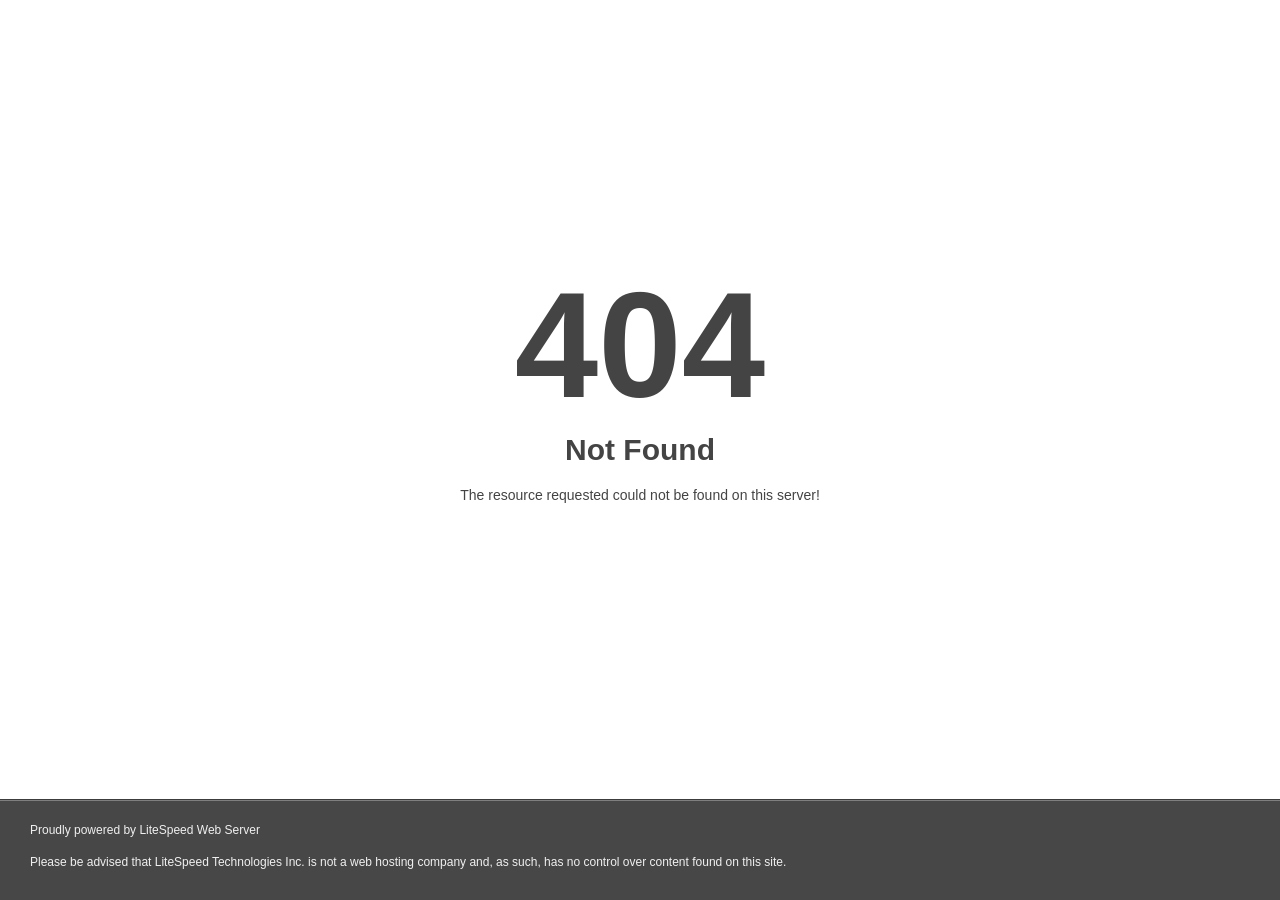
<file: assets/images/bg/bg-image-17.webp.html>
<!DOCTYPE html>
<html style="height:100%">
<head>
<meta name="viewport" content="width=device-width, initial-scale=1, shrink-to-fit=no" />
<title> 404 Not Found
</title><style>@media (prefers-color-scheme:dark){body{background-color:#000!important}}</style></head>
<body style="color: #444; margin:0;font: normal 14px/20px Arial, Helvetica, sans-serif; height:100%; background-color: #fff;">
<div style="height:auto; min-height:100%; ">     <div style="text-align: center; width:800px; margin-left: -400px; position:absolute; top: 30%; left:50%;">
        <h1 style="margin:0; font-size:150px; line-height:150px; font-weight:bold;">404</h1>
<h2 style="margin-top:20px;font-size: 30px;">Not Found
</h2>
<p>The resource requested could not be found on this server!</p>
</div></div><div style="color:#f0f0f0; font-size:12px;margin:auto;padding:0px 30px 0px 30px;position:relative;clear:both;height:100px;margin-top:-101px;background-color:#474747;border-top: 1px solid rgba(0,0,0,0.15);box-shadow: 0 1px 0 rgba(255, 255, 255, 0.3) inset;">
<br>Proudly powered by LiteSpeed Web Server<p>Please be advised that LiteSpeed Technologies Inc. is not a web hosting company and, as such, has no control over content found on this site.</p></div></body></html>
</file>
<file: assets/css/plugins/unicons.css>
@font-face{font-family:unicons;src:url('https://s3-us-west-2.amazonaws.com/s.cdpn.io/1462889/unicons.eot');src:url('https://s3-us-west-2.amazonaws.com/s.cdpn.io/1462889/unicons.eot') format('embedded-opentype'),url('https://s3-us-west-2.amazonaws.com/s.cdpn.io/1462889/unicons.woff2') format('woff2'),url('https://s3-us-west-2.amazonaws.com/s.cdpn.io/1462889/unicons.woff') format('woff'),url('https://s3-us-west-2.amazonaws.com/s.cdpn.io/1462889/unicons.ttf') format('truetype'),url('https://s3-us-west-2.amazonaws.com/s.cdpn.io/1462889/unicons.svg') format('svg');font-weight:400;font-style:normal}[class*=" uil-"]:before,[class^=uil-]:before{font-family:unicons;font-style:normal;font-weight:400;speak:none;display:inline-block;text-decoration:inherit;text-align:center;font-variant:normal;text-transform:none;line-height:1em;-webkit-font-smoothing:antialiased;-moz-osx-font-smoothing:grayscale}.uil-0-plus:before{content:'\e800'}.uil-10-plus:before{content:'\e801'}.uil-12-plus:before{content:'\e802'}.uil-13-plus:before{content:'\e803'}.uil-16-plus:before{content:'\e804'}.uil-17-plus:before{content:'\e805'}.uil-18-plus:before{content:'\e806'}.uil-21-plus:before{content:'\e807'}.uil-3-plus:before{content:'\e808'}.uil-500px:before{content:'\e809'}.uil-6-plus:before{content:'\e80a'}.uil-abacus:before{content:'\e80b'}.uil-accessible-icon-alt:before{content:'\e80c'}.uil-adjust-alt:before{content:'\e80d'}.uil-adjust-circle:before{content:'\e80e'}.uil-adjust-half:before{content:'\e80f'}.uil-adjust:before{content:'\e810'}.uil-adobe:before{content:'\e811'}.uil-airplay:before{content:'\e812'}.uil-align-alt:before{content:'\e813'}.uil-align-center-alt:before{content:'\e814'}.uil-align-center-h:before{content:'\e815'}.uil-align-center-justify:before{content:'\e816'}.uil-align-center-v:before{content:'\e817'}.uil-align-center:before{content:'\e818'}.uil-align-justify:before{content:'\e819'}.uil-align-left-justify:before{content:'\e81a'}.uil-align-left:before{content:'\e81b'}.uil-align-letter-right:before{content:'\e81c'}.uil-align-right-justify:before{content:'\e81d'}.uil-align-right:before{content:'\e81e'}.uil-align:before{content:'\e81f'}.uil-ambulance:before{content:'\e820'}.uil-analysis:before{content:'\e821'}.uil-analytics:before{content:'\e822'}.uil-anchor:before{content:'\e823'}.uil-android-phone-slash:before{content:'\e824'}.uil-angle-double-down:before{content:'\e825'}.uil-angle-double-left:before{content:'\e826'}.uil-angle-double-right:before{content:'\e827'}.uil-angle-double-up:before{content:'\e828'}.uil-angle-down:before{content:'\e829'}.uil-angle-left:before{content:'\e82a'}.uil-angle-right-b:before{content:'\e82b'}.uil-angle-right:before{content:'\e82c'}.uil-angle-up:before{content:'\e82d'}.uil-angry:before{content:'\e82e'}.uil-ankh:before{content:'\e82f'}.uil-annoyed-alt:before{content:'\e830'}.uil-annoyed:before{content:'\e831'}.uil-apple:before{content:'\e832'}.uil-apps:before{content:'\e833'}.uil-archive-alt:before{content:'\e834'}.uil-archive:before{content:'\e835'}.uil-archway:before{content:'\e836'}.uil-arrow-break:before{content:'\e837'}.uil-arrow-circle-down:before{content:'\e838'}.uil-arrow-circle-left:before{content:'\e839'}.uil-arrow-circle-right:before{content:'\e83a'}.uil-arrow-circle-up:before{content:'\e83b'}.uil-arrow-compress-h:before{content:'\e83c'}.uil-arrow-down-left:before{content:'\e83d'}.uil-arrow-down-right:before{content:'\e83e'}.uil-arrow-down:before{content:'\e83f'}.uil-arrow-from-right:before{content:'\e840'}.uil-arrow-from-top:before{content:'\e841'}.uil-arrow-growth:before{content:'\e842'}.uil-arrow-left:before{content:'\e843'}.uil-arrow-random:before{content:'\e844'}.uil-arrow-resize-diagonal:before{content:'\e845'}.uil-arrow-right:before{content:'\e846'}.uil-arrow-to-bottom:before{content:'\e847'}.uil-arrow-to-right:before{content:'\e848'}.uil-arrow-up-left:before{content:'\e849'}.uil-arrow-up-right:before{content:'\e84a'}.uil-arrow-up:before{content:'\e84b'}.uil-arrows-h-alt:before{content:'\e84c'}.uil-arrows-h:before{content:'\e84d'}.uil-arrows-left-down:before{content:'\e84e'}.uil-arrows-maximize:before{content:'\e84f'}.uil-arrows-merge:before{content:'\e850'}.uil-arrows-resize-h:before{content:'\e851'}.uil-arrows-resize-v:before{content:'\e852'}.uil-arrows-resize:before{content:'\e853'}.uil-arrows-right-down:before{content:'\e854'}.uil-arrows-shrink-h:before{content:'\e855'}.uil-arrows-shrink-v:before{content:'\e856'}.uil-arrows-up-right:before{content:'\e857'}.uil-arrows-v-alt:before{content:'\e858'}.uil-arrows-v:before{content:'\e859'}.uil-assistive-listening-systems:before{content:'\e85a'}.uil-at:before{content:'\e85b'}.uil-atm-card:before{content:'\e85c'}.uil-atom:before{content:'\e85d'}.uil-auto-flash:before{content:'\e85e'}.uil-award-alt:before{content:'\e85f'}.uil-award:before{content:'\e860'}.uil-baby-carriage:before{content:'\e861'}.uil-backpack:before{content:'\e862'}.uil-backspace:before{content:'\e863'}.uil-backward:before{content:'\e864'}.uil-bag-alt:before{content:'\e865'}.uil-bag-slash:before{content:'\e866'}.uil-bag:before{content:'\e867'}.uil-ball:before{content:'\e868'}.uil-ban:before{content:'\e869'}.uil-bars:before{content:'\e86a'}.uil-basketball-hoop:before{content:'\e86b'}.uil-basketball:before{content:'\e86c'}.uil-battery-bolt:before{content:'\e86d'}.uil-battery-empty:before{content:'\e86e'}.uil-bed-double:before{content:'\e86f'}.uil-bed:before{content:'\e870'}.uil-behance:before{content:'\e871'}.uil-bell-school:before{content:'\e872'}.uil-bell-slash:before{content:'\e873'}.uil-bell:before{content:'\e874'}.uil-bill:before{content:'\e875'}.uil-bitcoin-circle:before{content:'\e876'}.uil-bitcoin:before{content:'\e877'}.uil-black-berry:before{content:'\e878'}.uil-bluetooth-b:before{content:'\e879'}.uil-bold:before{content:'\e87a'}.uil-bolt-alt:before{content:'\e87b'}.uil-bolt-slash:before{content:'\e87c'}.uil-bolt:before{content:'\e87d'}.uil-book-alt:before{content:'\e87e'}.uil-book-medical:before{content:'\e87f'}.uil-book-open:before{content:'\e880'}.uil-book-reader:before{content:'\e881'}.uil-book:before{content:'\e882'}.uil-bookmark-full:before{content:'\e883'}.uil-bookmark:before{content:'\e884'}.uil-books:before{content:'\e885'}.uil-boombox:before{content:'\e886'}.uil-border-alt:before{content:'\e887'}.uil-border-bottom:before{content:'\e888'}.uil-border-clear:before{content:'\e889'}.uil-border-horizontal:before{content:'\e88a'}.uil-border-inner:before{content:'\e88b'}.uil-border-left:before{content:'\e88c'}.uil-border-out:before{content:'\e88d'}.uil-border-right:before{content:'\e88e'}.uil-border-top:before{content:'\e88f'}.uil-border-vertical:before{content:'\e890'}.uil-box:before{content:'\e891'}.uil-briefcase-alt:before{content:'\e892'}.uil-briefcase:before{content:'\e893'}.uil-bright:before{content:'\e894'}.uil-brightness-empty:before{content:'\e895'}.uil-brightness-half:before{content:'\e896'}.uil-brightness-low:before{content:'\e897'}.uil-brightness-minus:before{content:'\e898'}.uil-brightness-plus:before{content:'\e899'}.uil-brightness:before{content:'\e89a'}.uil-bring-bottom:before{content:'\e89b'}.uil-bring-front:before{content:'\e89c'}.uil-brush-alt:before{content:'\e89d'}.uil-bug:before{content:'\e89e'}.uil-building:before{content:'\e89f'}.uil-bullseye:before{content:'\e8a0'}.uil-bus-alt:before{content:'\e8a1'}.uil-bus-school:before{content:'\e8a2'}.uil-bus:before{content:'\e8a3'}.uil-calcualtor:before{content:'\e8a4'}.uil-calculator-alt:before{content:'\e8a5'}.uil-calendar-alt:before{content:'\e8a6'}.uil-calendar-slash:before{content:'\e8a7'}.uil-calender:before{content:'\e8a8'}.uil-calling:before{content:'\e8a9'}.uil-camera-change:before{content:'\e8aa'}.uil-camera-plus:before{content:'\e8ab'}.uil-camera-slash:before{content:'\e8ac'}.uil-camera:before{content:'\e8ad'}.uil-cancel:before{content:'\e8ae'}.uil-capsule:before{content:'\e8af'}.uil-capture:before{content:'\e8b0'}.uil-car-sideview:before{content:'\e8b1'}.uil-car-slash:before{content:'\e8b2'}.uil-car-wash:before{content:'\e8b3'}.uil-car:before{content:'\e8b4'}.uil-card-atm:before{content:'\e8b5'}.uil-caret-right:before{content:'\e8b6'}.uil-cart:before{content:'\e8b7'}.uil-cell:before{content:'\e8b8'}.uil-celsius:before{content:'\e8b9'}.uil-chart-bar-alt:before{content:'\e8ba'}.uil-chart-bar:before{content:'\e8bb'}.uil-chart-down:before{content:'\e8bc'}.uil-chart-growth-alt:before{content:'\e8bd'}.uil-chart-growth:before{content:'\e8be'}.uil-chart-line:before{content:'\e8bf'}.uil-chart-pie-alt:before{content:'\e8c0'}.uil-chart-pie:before{content:'\e8c1'}.uil-chart:before{content:'\e8c2'}.uil-chat-bubble-user:before{content:'\e8c3'}.uil-chat-info:before{content:'\e8c4'}.uil-chat:before{content:'\e8c5'}.uil-check-circle:before{content:'\e8c6'}.uil-check-square:before{content:'\e8c7'}.uil-check:before{content:'\e8c8'}.uil-circle-layer:before{content:'\e8c9'}.uil-circle:before{content:'\e8ca'}.uil-circuit:before{content:'\e8cb'}.uil-clapper-board:before{content:'\e8cc'}.uil-clipboard-alt:before{content:'\e8cd'}.uil-clipboard-blank:before{content:'\e8ce'}.uil-clipboard-notes:before{content:'\e8cf'}.uil-clipboard:before{content:'\e8d0'}.uil-clock-eight:before{content:'\e8d1'}.uil-clock-five:before{content:'\e8d2'}.uil-clock-nine:before{content:'\e8d3'}.uil-clock-seven:before{content:'\e8d4'}.uil-clock-ten:before{content:'\e8d5'}.uil-clock-three:before{content:'\e8d6'}.uil-clock-two:before{content:'\e8d7'}.uil-clock:before{content:'\e8d8'}.uil-closed-captioning:before{content:'\e8d9'}.uil-cloud-block:before{content:'\e8da'}.uil-cloud-bookmark:before{content:'\e8db'}.uil-cloud-check:before{content:'\e8dc'}.uil-cloud-computing:before{content:'\e8dd'}.uil-cloud-data-connection:before{content:'\e8de'}.uil-cloud-database-tree:before{content:'\e8df'}.uil-cloud-download:before{content:'\e8e0'}.uil-cloud-drizzle:before{content:'\e8e1'}.uil-cloud-exclamation:before{content:'\e8e2'}.uil-cloud-hail:before{content:'\e8e3'}.uil-cloud-heart:before{content:'\e8e4'}.uil-cloud-info:before{content:'\e8e5'}.uil-cloud-lock:before{content:'\e8e6'}.uil-cloud-meatball:before{content:'\e8e7'}.uil-cloud-moon-hail:before{content:'\e8e8'}.uil-cloud-moon-meatball:before{content:'\e8e9'}.uil-cloud-moon-rain:before{content:'\e8ea'}.uil-cloud-moon-showers:before{content:'\e8eb'}.uil-cloud-moon:before{content:'\e8ec'}.uil-cloud-question:before{content:'\e8ed'}.uil-cloud-rain-sun:before{content:'\e8ee'}.uil-cloud-rain:before{content:'\e8ef'}.uil-cloud-redo:before{content:'\e8f0'}.uil-cloud-set:before{content:'\e8f1'}.uil-cloud-share:before{content:'\e8f2'}.uil-cloud-shield:before{content:'\e8f3'}.uil-cloud-showers-alt:before{content:'\e8f4'}.uil-cloud-showers-heavy:before{content:'\e8f5'}.uil-cloud-showers:before{content:'\e8f6'}.uil-cloud-slash:before{content:'\e8f7'}.uil-cloud-sun-hail:before{content:'\e8f8'}.uil-cloud-sun-meatball:before{content:'\e8f9'}.uil-cloud-sun-rain-alt:before{content:'\e8fa'}.uil-cloud-sun-rain:before{content:'\e8fb'}.uil-cloud-sun-tear:before{content:'\e8fc'}.uil-cloud-sun:before{content:'\e8fd'}.uil-cloud-times:before{content:'\e8fe'}.uil-cloud-unlock:before{content:'\e8ff'}.uil-cloud-upload:before{content:'\e900'}.uil-cloud-wifi:before{content:'\e901'}.uil-cloud-wind:before{content:'\e902'}.uil-cloud:before{content:'\e903'}.uil-clouds:before{content:'\e904'}.uil-club:before{content:'\e905'}.uil-code:before{content:'\e906'}.uil-coffee:before{content:'\e907'}.uil-cog:before{content:'\e908'}.uil-coins:before{content:'\e909'}.uil-columns:before{content:'\e90a'}.uil-comment-alt-block:before{content:'\e90b'}.uil-comment-alt-chart-lines:before{content:'\e90c'}.uil-comment-alt-check:before{content:'\e90d'}.uil-comment-alt-dots:before{content:'\e90e'}.uil-comment-alt-download:before{content:'\e90f'}.uil-comment-alt-edit:before{content:'\e910'}.uil-comment-alt-exclamation:before{content:'\e911'}.uil-comment-alt-heart:before{content:'\e912'}.uil-comment-alt-image:before{content:'\e913'}.uil-comment-alt-info:before{content:'\e914'}.uil-comment-alt-lines:before{content:'\e915'}.uil-comment-alt-lock:before{content:'\e916'}.uil-comment-alt-medical:before{content:'\e917'}.uil-comment-alt-message:before{content:'\e918'}.uil-comment-alt-notes:before{content:'\e919'}.uil-comment-alt-plus:before{content:'\e91a'}.uil-comment-alt-question:before{content:'\e91b'}.uil-comment-alt-redo:before{content:'\e91c'}.uil-comment-alt-search:before{content:'\e91d'}.uil-comment-alt-share:before{content:'\e91e'}.uil-comment-alt-shield:before{content:'\e91f'}.uil-comment-alt-slash:before{content:'\e920'}.uil-comment-alt-upload:before{content:'\e921'}.uil-comment-alt-verify:before{content:'\e922'}.uil-comment-alt:before{content:'\e923'}.uil-comment-block:before{content:'\e924'}.uil-comment-chart-line:before{content:'\e925'}.uil-comment-check:before{content:'\e926'}.uil-comment-dots:before{content:'\e927'}.uil-comment-download:before{content:'\e928'}.uil-comment-edit:before{content:'\e929'}.uil-comment-exclamation:before{content:'\e92a'}.uil-comment-heart:before{content:'\e92b'}.uil-comment-image:before{content:'\e92c'}.uil-comment-info-alt:before{content:'\e92d'}.uil-comment-info:before{content:'\e92e'}.uil-comment-lines:before{content:'\e92f'}.uil-comment-lock:before{content:'\e930'}.uil-comment-medical:before{content:'\e931'}.uil-comment-message:before{content:'\e932'}.uil-comment-notes:before{content:'\e933'}.uil-comment-plus:before{content:'\e934'}.uil-comment-question:before{content:'\e935'}.uil-comment-redo:before{content:'\e936'}.uil-comment-search:before{content:'\e937'}.uil-comment-share:before{content:'\e938'}.uil-comment-shield:before{content:'\e939'}.uil-comment-slash:before{content:'\e93a'}.uil-comment-upload:before{content:'\e93b'}.uil-comment-verify:before{content:'\e93c'}.uil-comment:before{content:'\e93d'}.uil-comments-alt:before{content:'\e93e'}.uil-comments:before{content:'\e93f'}.uil-commnet-alt-slash:before{content:'\e940'}.uil-compact-disc:before{content:'\e941'}.uil-compass:before{content:'\e942'}.uil-compress-alt-left:before{content:'\e943'}.uil-compress-alt:before{content:'\e944'}.uil-compress-arrows:before{content:'\e945'}.uil-compress-lines:before{content:'\e946'}.uil-compress-point:before{content:'\e947'}.uil-compress-v:before{content:'\e948'}.uil-compress:before{content:'\e949'}.uil-computer-mouse:before{content:'\e94a'}.uil-confused:before{content:'\e94b'}.uil-constructor:before{content:'\e94c'}.uil-copy-alt:before{content:'\e94d'}.uil-copy-landscape:before{content:'\e94e'}.uil-copy:before{content:'\e94f'}.uil-copyright:before{content:'\e950'}.uil-corner-down-left:before{content:'\e951'}.uil-corner-down-right-alt:before{content:'\e952'}.uil-corner-down-right:before{content:'\e953'}.uil-corner-left-down:before{content:'\e954'}.uil-corner-right-down:before{content:'\e955'}.uil-corner-up-left-alt:before{content:'\e956'}.uil-corner-up-left:before{content:'\e957'}.uil-corner-up-right-alt:before{content:'\e958'}.uil-corner-up-right:before{content:'\e959'}.uil-creative-commons-pd-alt:before{content:'\e95a'}.uil-creative-commons-pd:before{content:'\e95b'}.uil-crockery:before{content:'\e95c'}.uil-crop-alt-rotate-left:before{content:'\e95d'}.uil-crop-alt-rotate-right:before{content:'\e95e'}.uil-crop-alt:before{content:'\e95f'}.uil-crosshair-alt:before{content:'\e960'}.uil-crosshair:before{content:'\e961'}.uil-crosshairs:before{content:'\e962'}.uil-cube:before{content:'\e963'}.uil-data-sharing:before{content:'\e964'}.uil-database-alt:before{content:'\e965'}.uil-database:before{content:'\e966'}.uil-desert:before{content:'\e967'}.uil-desktop-alt-slash:before{content:'\e968'}.uil-desktop-alt:before{content:'\e969'}.uil-desktop-cloud-alt:before{content:'\e96a'}.uil-desktop-slash:before{content:'\e96b'}.uil-desktop:before{content:'\e96c'}.uil-dialpad-alt:before{content:'\e96d'}.uil-dialpad:before{content:'\e96e'}.uil-diamond:before{content:'\e96f'}.uil-diary-alt:before{content:'\e970'}.uil-diary:before{content:'\e971'}.uil-dice-five:before{content:'\e972'}.uil-dice-four:before{content:'\e973'}.uil-dice-one:before{content:'\e974'}.uil-dice-six:before{content:'\e975'}.uil-dice-three:before{content:'\e976'}.uil-dice-two:before{content:'\e977'}.uil-direction:before{content:'\e978'}.uil-directions:before{content:'\e979'}.uil-dizzy-meh:before{content:'\e97a'}.uil-dna:before{content:'\e97b'}.uil-document-layout-center:before{content:'\e97c'}.uil-document-layout-left:before{content:'\e97d'}.uil-document-layout-right:before{content:'\e97e'}.uil-document:before{content:'\e97f'}.uil-dollar-alt:before{content:'\e980'}.uil-dollar-sign-alt:before{content:'\e981'}.uil-dollar-sign:before{content:'\e982'}.uil-down-arrow:before{content:'\e983'}.uil-download-alt:before{content:'\e984'}.uil-dribbble:before{content:'\e985'}.uil-drill:before{content:'\e986'}.uil-dropbox:before{content:'\e987'}.uil-dumbbell:before{content:'\e988'}.uil-edit-alt:before{content:'\e98a'}.uil-edit:before{content:'\e98b'}.uil-ellipsis-h:before{content:'\e98c'}.uil-ellipsis-v:before{content:'\e98d'}.uil-emoji:before{content:'\e98e'}.uil-enter:before{content:'\e98f'}.uil-entry:before{content:'\e990'}.uil-envelope-add:before{content:'\e991'}.uil-envelope-alt:before{content:'\e992'}.uil-envelope-block:before{content:'\e993'}.uil-envelope-bookmark:before{content:'\e994'}.uil-envelope-check:before{content:'\e995'}.uil-envelope-download-alt:before{content:'\e996'}.uil-envelope-download:before{content:'\e997'}.uil-envelope-edit:before{content:'\e998'}.uil-envelope-exclamation:before{content:'\e999'}.uil-envelope-heart:before{content:'\e99a'}.uil-envelope-info:before{content:'\e99b'}.uil-envelope-lock:before{content:'\e99c'}.uil-envelope-minus:before{content:'\e99d'}.uil-envelope-open:before{content:'\e99e'}.uil-envelope-question:before{content:'\e99f'}.uil-envelope-receive:before{content:'\e9a0'}.uil-envelope-redo:before{content:'\e9a1'}.uil-envelope-search:before{content:'\e9a2'}.uil-envelope-send:before{content:'\e9a3'}.uil-envelope-share:before{content:'\e9a4'}.uil-envelope-shield:before{content:'\e9a5'}.uil-envelope-star:before{content:'\e9a6'}.uil-envelope-times:before{content:'\e9a7'}.uil-envelope-upload-alt:before{content:'\e9a8'}.uil-envelope-upload:before{content:'\e9a9'}.uil-envelope:before{content:'\e9aa'}.uil-envelopes:before{content:'\e9ab'}.uil-equal-circle:before{content:'\e9ac'}.uil-euro-circle:before{content:'\e9ad'}.uil-euro:before{content:'\e9ae'}.uil-exchange-alt:before{content:'\e9af'}.uil-exchange:before{content:'\e9b0'}.uil-exclamation-circle:before{content:'\e9b1'}.uil-exclamation-octagon:before{content:'\e9b2'}.uil-exclamation-triangle:before{content:'\e9b3'}.uil-exclude:before{content:'\e9b4'}.uil-exit:before{content:'\e9b5'}.uil-expand-alt:before{content:'\e9b6'}.uil-expand-arrows-alt:before{content:'\e9b7'}.uil-expand-arrows:before{content:'\e9b8'}.uil-expand-from-corner:before{content:'\e9b9'}.uil-expand-left:before{content:'\e9ba'}.uil-expand-right:before{content:'\e9bb'}.uil-export:before{content:'\e9bc'}.uil-exposure-alt:before{content:'\e9bd'}.uil-exposure-increase:before{content:'\e9be'}.uil-external-link-alt:before{content:'\e9bf'}.uil-eye-slash:before{content:'\e9c0'}.uil-eye:before{content:'\e9c1'}.uil-facebook-f:before{content:'\e9c2'}.uil-facebook-messenger:before{content:'\e9c3'}.uil-facebook:before{content:'\e9c4'}.uil-fahrenheit:before{content:'\e9c5'}.uil-fast-mail-alt:before{content:'\e9c6'}.uil-fast-mail:before{content:'\e9c7'}.uil-favorite:before{content:'\e9c8'}.uil-feedback:before{content:'\e9c9'}.uil-file-alt:before{content:'\e9ca'}.uil-file-blank:before{content:'\e9cb'}.uil-file-block-alt:before{content:'\e9cc'}.uil-file-bookmark-alt:before{content:'\e9cd'}.uil-file-check-alt:before{content:'\e9ce'}.uil-file-check:before{content:'\e9cf'}.uil-file-contract-dollar:before{content:'\e9d0'}.uil-file-copy-alt:before{content:'\e9d1'}.uil-file-download-alt:before{content:'\e9d2'}.uil-file-download:before{content:'\e9d3'}.uil-file-edit-alt:before{content:'\e9d4'}.uil-file-exclamation-alt:before{content:'\e9d5'}.uil-file-exclamation:before{content:'\e9d6'}.uil-file-heart:before{content:'\e9d7'}.uil-file-info-alt:before{content:'\e9d8'}.uil-file-landscape-alt:before{content:'\e9d9'}.uil-file-landscape:before{content:'\e9da'}.uil-file-lanscape-slash:before{content:'\e9db'}.uil-file-lock-alt:before{content:'\e9dc'}.uil-file-medical-alt:before{content:'\e9dd'}.uil-file-medical:before{content:'\e9de'}.uil-file-minus-alt:before{content:'\e9df'}.uil-file-minus:before{content:'\e9e0'}.uil-file-network:before{content:'\e9e1'}.uil-file-plus-alt:before{content:'\e9e2'}.uil-file-plus:before{content:'\e9e3'}.uil-file-question-alt:before{content:'\e9e4'}.uil-file-question:before{content:'\e9e5'}.uil-file-redo-alt:before{content:'\e9e6'}.uil-file-search-alt:before{content:'\e9e7'}.uil-file-share-alt:before{content:'\e9e8'}.uil-file-shield-alt:before{content:'\e9e9'}.uil-file-slash:before{content:'\e9ea'}.uil-file-times-alt:before{content:'\e9eb'}.uil-file-times:before{content:'\e9ec'}.uil-file-upload-alt:before{content:'\e9ed'}.uil-file-upload:before{content:'\e9ee'}.uil-file:before{content:'\e9ef'}.uil-files-landscapes-alt:before{content:'\e9f0'}.uil-files-landscapes:before{content:'\e9f1'}.uil-film:before{content:'\e9f2'}.uil-filter-slash:before{content:'\e9f3'}.uil-filter:before{content:'\e9f4'}.uil-flask-potion:before{content:'\e9f5'}.uil-flask:before{content:'\e9f6'}.uil-flip-h-alt:before{content:'\e9f7'}.uil-flip-h:before{content:'\e9f8'}.uil-flip-v-alt:before{content:'\e9f9'}.uil-flip-v:before{content:'\e9fa'}.uil-flower:before{content:'\e9fb'}.uil-focus-add:before{content:'\e9fc'}.uil-focus-target:before{content:'\e9fd'}.uil-focus:before{content:'\e9fe'}.uil-folder-check:before{content:'\e9ff'}.uil-folder-download:before{content:'\ea00'}.uil-folder-exclamation:before{content:'\ea01'}.uil-folder-heart:before{content:'\ea02'}.uil-folder-info:before{content:'\ea03'}.uil-folder-lock:before{content:'\ea04'}.uil-folder-medical:before{content:'\ea05'}.uil-folder-minus:before{content:'\ea06'}.uil-folder-network:before{content:'\ea07'}.uil-folder-plus:before{content:'\ea08'}.uil-folder-question:before{content:'\ea09'}.uil-folder-slash:before{content:'\ea0a'}.uil-folder-times:before{content:'\ea0b'}.uil-folder-upload:before{content:'\ea0c'}.uil-folder:before{content:'\ea0d'}.uil-food:before{content:'\ea0e'}.uil-football-american:before{content:'\ea0f'}.uil-football-ball:before{content:'\ea10'}.uil-football:before{content:'\ea11'}.uil-forecastcloud-moon-tear:before{content:'\ea12'}.uil-forwaded-call:before{content:'\ea13'}.uil-forward:before{content:'\ea14'}.uil-frown:before{content:'\ea15'}.uil-game-structure:before{content:'\ea16'}.uil-game:before{content:'\ea17'}.uil-gift:before{content:'\ea18'}.uil-glass-martini-alt-slash:before{content:'\ea19'}.uil-glass-martini-alt:before{content:'\ea1a'}.uil-glass-martini:before{content:'\ea1b'}.uil-glass-tea:before{content:'\ea1c'}.uil-glass:before{content:'\ea1d'}.uil-globe:before{content:'\ea1e'}.uil-gold:before{content:'\ea1f'}.uil-google-drive:before{content:'\ea20'}.uil-graduation-hat:before{content:'\ea21'}.uil-graph-bar:before{content:'\ea22'}.uil-grid:before{content:'\ea23'}.uil-grids:before{content:'\ea24'}.uil-grin-tongue-wink-alt:before{content:'\ea25'}.uil-grin-tongue-wink:before{content:'\ea26'}.uil-grin:before{content:'\ea27'}.uil-grip-horizontal-line:before{content:'\ea28'}.uil-hdd:before{content:'\ea29'}.uil-headphones-alt:before{content:'\ea2a'}.uil-headphones:before{content:'\ea2b'}.uil-heart-alt:before{content:'\ea2c'}.uil-heart-medical:before{content:'\ea2d'}.uil-heart-rate:before{content:'\ea2e'}.uil-heart-sign:before{content:'\ea2f'}.uil-heart:before{content:'\ea30'}.uil-heartbeat:before{content:'\ea31'}.uil-history-alt:before{content:'\ea32'}.uil-history:before{content:'\ea33'}.uil-home-alt:before{content:'\ea34'}.uil-home:before{content:'\ea35'}.uil-horizontal-align-center:before{content:'\ea36'}.uil-horizontal-align-left:before{content:'\ea37'}.uil-horizontal-align-right:before{content:'\ea38'}.uil-horizontal-distribution-center:before{content:'\ea39'}.uil-horizontal-distribution-left:before{content:'\ea3a'}.uil-horizontal-distribution-right:before{content:'\ea3b'}.uil-hunting:before{content:'\ea3c'}.uil-image-alt-slash:before{content:'\ea3d'}.uil-image-block:before{content:'\ea3e'}.uil-image-broken:before{content:'\ea3f'}.uil-image-check:before{content:'\ea40'}.uil-image-download:before{content:'\ea41'}.uil-image-edit:before{content:'\ea42'}.uil-image-lock:before{content:'\ea43'}.uil-image-minus:before{content:'\ea44'}.uil-image-plus:before{content:'\ea45'}.uil-image-question:before{content:'\ea46'}.uil-image-redo:before{content:'\ea47'}.uil-image-resize-landscape:before{content:'\ea48'}.uil-image-resize-square:before{content:'\ea49'}.uil-image-search:before{content:'\ea4a'}.uil-image-share:before{content:'\ea4b'}.uil-image-shield:before{content:'\ea4c'}.uil-image-slash:before{content:'\ea4d'}.uil-image-times:before{content:'\ea4e'}.uil-image-upload:before{content:'\ea4f'}.uil-image-v:before{content:'\ea50'}.uil-image:before{content:'\ea51'}.uil-images:before{content:'\ea52'}.uil-incoming-call:before{content:'\ea53'}.uil-info-circle:before{content:'\ea54'}.uil-instagram-alt:before{content:'\ea55'}.uil-instagram:before{content:'\ea56'}.uil-intercom:before{content:'\ea57'}.uil-invoice:before{content:'\ea58'}.uil-italic:before{content:'\ea59'}.uil-jackhammer:before{content:'\ea5a'}.uil-kayak:before{content:'\ea5b'}.uil-key-skeleton-alt:before{content:'\ea5c'}.uil-key-skeleton:before{content:'\ea5d'}.uil-keyboard-alt:before{content:'\ea5e'}.uil-keyboard-hide:before{content:'\ea5f'}.uil-keyboard-show:before{content:'\ea60'}.uil-keyboard:before{content:'\ea61'}.uil-keyhole-circle:before{content:'\ea62'}.uil-keyhole-square-full:before{content:'\ea63'}.uil-keyhole-square:before{content:'\ea64'}.uil-kid:before{content:'\ea65'}.uil-label-alt:before{content:'\ea66'}.uil-label:before{content:'\ea67'}.uil-lamp:before{content:'\ea68'}.uil-laptop-cloud:before{content:'\ea69'}.uil-laptop:before{content:'\ea6a'}.uil-laughing:before{content:'\ea6b'}.uil-layer-group-slash:before{content:'\ea6c'}.uil-layer-group:before{content:'\ea6d'}.uil-layers-alt:before{content:'\ea6e'}.uil-layers-slash:before{content:'\ea6f'}.uil-layers:before{content:'\ea70'}.uil-left-arrow-from-left:before{content:'\ea71'}.uil-left-arrow-to-left:before{content:'\ea72'}.uil-left-indent-alt:before{content:'\ea73'}.uil-left-indent:before{content:'\ea74'}.uil-left-to-right-text-direction:before{content:'\ea75'}.uil-life-ring:before{content:'\ea76'}.uil-lightbulb-alt:before{content:'\ea77'}.uil-lightbulb:before{content:'\ea78'}.uil-line-alt:before{content:'\ea79'}.uil-line-spacing:before{content:'\ea7a'}.uil-line:before{content:'\ea7b'}.uil-link-alt:before{content:'\ea7c'}.uil-link-broken:before{content:'\ea7d'}.uil-link-h:before{content:'\ea7e'}.uil-link:before{content:'\ea7f'}.uil-linkedin:before{content:'\ea80'}.uil-list-ui-alt:before{content:'\ea81'}.uil-list-ul:before{content:'\ea82'}.uil-location-arrow-alt:before{content:'\ea83'}.uil-location-arrow:before{content:'\ea84'}.uil-location-pin-alt:before{content:'\ea85'}.uil-location-point:before{content:'\ea86'}.uil-location:before{content:'\ea87'}.uil-lock-access:before{content:'\ea88'}.uil-lock-alt:before{content:'\ea89'}.uil-lock-open-alt:before{content:'\ea8a'}.uil-lock-slash:before{content:'\ea8b'}.uil-lock:before{content:'\ea8c'}.uil-mailbox-alt:before{content:'\ea8d'}.uil-mailbox:before{content:'\ea8e'}.uil-map-marker-alt:before{content:'\ea8f'}.uil-map-marker-edit:before{content:'\ea90'}.uil-map-marker-info:before{content:'\ea91'}.uil-map-marker-minus:before{content:'\ea92'}.uil-map-marker-plus:before{content:'\ea93'}.uil-map-marker-question:before{content:'\ea94'}.uil-map-marker-shield:before{content:'\ea95'}.uil-map-marker-slash:before{content:'\ea96'}.uil-map-marker:before{content:'\ea97'}.uil-map-pin-alt:before{content:'\ea98'}.uil-map-pin:before{content:'\ea99'}.uil-map:before{content:'\ea9a'}.uil-mars:before{content:'\ea9b'}.uil-maximize-left:before{content:'\ea9c'}.uil-medal:before{content:'\ea9d'}.uil-medical-drip:before{content:'\ea9e'}.uil-medical-square-full:before{content:'\ea9f'}.uil-medical-square:before{content:'\eaa0'}.uil-medical:before{content:'\eaa1'}.uil-medkit:before{content:'\eaa2'}.uil-meeting-board:before{content:'\eaa3'}.uil-meh-alt:before{content:'\eaa4'}.uil-meh-closed-eye:before{content:'\eaa5'}.uil-meh:before{content:'\eaa6'}.uil-message:before{content:'\eaa7'}.uil-microphone-slash:before{content:'\eaa8'}.uil-microphone:before{content:'\eaa9'}.uil-minus-circle:before{content:'\eaaa'}.uil-minus-path:before{content:'\eaab'}.uil-minus-square-full:before{content:'\eaac'}.uil-minus-square:before{content:'\eaad'}.uil-minus:before{content:'\eaae'}.uil-missed-call:before{content:'\eaaf'}.uil-mobey-bill-slash:before{content:'\eab0'}.uil-mobile-android-alt:before{content:'\eab1'}.uil-mobile-android:before{content:'\eab2'}.uil-mobile-vibrate:before{content:'\eab3'}.uil-modem:before{content:'\eab4'}.uil-money-bill-stack:before{content:'\eab5'}.uil-money-bill:before{content:'\eab6'}.uil-money-insert:before{content:'\eab7'}.uil-money-stack:before{content:'\eab8'}.uil-money-withdraw:before{content:'\eab9'}.uil-money-withdrawal:before{content:'\eaba'}.uil-moneybag-alt:before{content:'\eabb'}.uil-moneybag:before{content:'\eabc'}.uil-monitor-heart-rate:before{content:'\eabd'}.uil-monitor:before{content:'\eabe'}.uil-moon-eclipse:before{content:'\eabf'}.uil-moon:before{content:'\eac0'}.uil-moonset:before{content:'\eac1'}.uil-mountains-sun:before{content:'\eac2'}.uil-mountains:before{content:'\eac3'}.uil-mouse-alt:before{content:'\eac4'}.uil-mouse:before{content:'\eac5'}.uil-multiply:before{content:'\eac6'}.uil-music-note:before{content:'\eac7'}.uil-music-tune-slash:before{content:'\eac8'}.uil-music:before{content:'\eac9'}.uil-n-a:before{content:'\eaca'}.uil-navigator:before{content:'\eacb'}.uil-nerd:before{content:'\eacc'}.uil-newspaper:before{content:'\eacd'}.uil-ninja:before{content:'\eace'}.uil-no-entry:before{content:'\eacf'}.uil-notebooks:before{content:'\ead0'}.uil-notes:before{content:'\ead1'}.uil-object-group:before{content:'\ead2'}.uil-object-ungroup:before{content:'\ead3'}.uil-octagon:before{content:'\ead4'}.uil-outgoing-call:before{content:'\ead5'}.uil-package:before{content:'\ead6'}.uil-padlock:before{content:'\ead7'}.uil-paint-tool:before{content:'\ead8'}.uil-palette:before{content:'\ead9'}.uil-panorama-h-alt:before{content:'\eada'}.uil-panorama-h:before{content:'\eadb'}.uil-panorama-v:before{content:'\eadc'}.uil-paperclip:before{content:'\eadd'}.uil-paragraph:before{content:'\eade'}.uil-parcel:before{content:'\eadf'}.uil-parking-square:before{content:'\eae0'}.uil-pathfinder-unite:before{content:'\eae1'}.uil-pathfinder:before{content:'\eae2'}.uil-pause-circle:before{content:'\eae3'}.uil-pause:before{content:'\eae4'}.uil-pen:before{content:'\eae5'}.uil-pentagon:before{content:'\eae6'}.uil-phone-alt:before{content:'\eae7'}.uil-phone-pause:before{content:'\eae8'}.uil-phone-slash:before{content:'\eae9'}.uil-phone-times:before{content:'\eaea'}.uil-phone-volume:before{content:'\eaeb'}.uil-phone:before{content:'\eaec'}.uil-picture:before{content:'\eaed'}.uil-plane-arrival:before{content:'\eaee'}.uil-plane-departure:before{content:'\eaef'}.uil-plane-fly:before{content:'\eaf0'}.uil-plane:before{content:'\eaf1'}.uil-play-circle:before{content:'\eaf2'}.uil-play:before{content:'\eaf3'}.uil-plug:before{content:'\eaf4'}.uil-plus-circle:before{content:'\eaf5'}.uil-plus-square:before{content:'\eaf6'}.uil-plus:before{content:'\eaf7'}.uil-podium:before{content:'\eaf8'}.uil-polygon:before{content:'\eaf9'}.uil-post-stamp:before{content:'\eafa'}.uil-postcard:before{content:'\eafb'}.uil-pound-circle:before{content:'\eafc'}.uil-pound:before{content:'\eafd'}.uil-power:before{content:'\eafe'}.uil-prescription-bottle:before{content:'\eaff'}.uil-presentation-check:before{content:'\eb00'}.uil-presentation-edit:before{content:'\eb01'}.uil-presentation-line:before{content:'\eb02'}.uil-presentation-lines-alt:before{content:'\eb03'}.uil-presentation-minus:before{content:'\eb04'}.uil-presentation-play:before{content:'\eb05'}.uil-presentation-plus:before{content:'\eb06'}.uil-presentation-times:before{content:'\eb07'}.uil-presentation:before{content:'\eb08'}.uil-previous:before{content:'\eb09'}.uil-pricetag-alt:before{content:'\eb0a'}.uil-print-slash:before{content:'\eb0b'}.uil-print:before{content:'\eb0c'}.uil-processor:before{content:'\eb0d'}.uil-pump:before{content:'\eb0e'}.uil-puzzle-piece:before{content:'\eb0f'}.uil-question-circle:before{content:'\eb10'}.uil-rainbow:before{content:'\eb11'}.uil-raindrops-alt:before{content:'\eb12'}.uil-raindrops:before{content:'\eb13'}.uil-receipt-alt:before{content:'\eb14'}.uil-receipt:before{content:'\eb15'}.uil-record-audio:before{content:'\eb16'}.uil-redo:before{content:'\eb17'}.uil-refresh:before{content:'\eb18'}.uil-registered:before{content:'\eb19'}.uil-repeat:before{content:'\eb1a'}.uil-restaurant:before{content:'\eb1b'}.uil-right-indent-alt:before{content:'\eb1c'}.uil-right-to-left-text-direction:before{content:'\eb1d'}.uil-robot:before{content:'\eb1e'}.uil-rope-way:before{content:'\eb1f'}.uil-rotate-360:before{content:'\eb20'}.uil-rss-alt:before{content:'\eb21'}.uil-rss-interface:before{content:'\eb22'}.uil-rss:before{content:'\eb23'}.uil-ruler-combined:before{content:'\eb24'}.uil-ruler:before{content:'\eb25'}.uil-sad-cry:before{content:'\eb26'}.uil-sad-crying:before{content:'\eb27'}.uil-sad-dizzy:before{content:'\eb28'}.uil-sad-squint:before{content:'\eb29'}.uil-sad:before{content:'\eb2a'}.uil-scaling-left:before{content:'\eb2b'}.uil-scaling-right:before{content:'\eb2c'}.uil-scenery:before{content:'\eb2d'}.uil-schedule:before{content:'\eb2e'}.uil-science:before{content:'\eb2f'}.uil-screw:before{content:'\eb30'}.uil-scroll-h:before{content:'\eb31'}.uil-scroll:before{content:'\eb32'}.uil-search-alt:before{content:'\eb33'}.uil-search-minus:before{content:'\eb34'}.uil-search-plus:before{content:'\eb35'}.uil-search:before{content:'\eb36'}.uil-selfie:before{content:'\eb37'}.uil-server-alt:before{content:'\eb38'}.uil-server-connection:before{content:'\eb39'}.uil-server-network-alt:before{content:'\eb3a'}.uil-server-network:before{content:'\eb3b'}.uil-server:before{content:'\eb3c'}.uil-servers:before{content:'\eb3d'}.uil-servicemark:before{content:'\eb3e'}.uil-share-alt:before{content:'\eb3f'}.uil-shield-check:before{content:'\eb40'}.uil-shield-exclamation:before{content:'\eb41'}.uil-shield-question:before{content:'\eb42'}.uil-shield-slash:before{content:'\eb43'}.uil-shield:before{content:'\eb44'}.uil-ship:before{content:'\eb45'}.uil-shop:before{content:'\eb46'}.uil-shopping-basket:before{content:'\eb47'}.uil-shopping-cart-alt:before{content:'\eb48'}.uil-shopping-trolley:before{content:'\eb49'}.uil-shovel:before{content:'\eb4a'}.uil-shrink:before{content:'\eb4b'}.uil-shuffle:before{content:'\eb4c'}.uil-shutter-alt:before{content:'\eb4d'}.uil-shutter:before{content:'\eb4e'}.uil-sick:before{content:'\eb4f'}.uil-sigma:before{content:'\eb50'}.uil-sign-alt:before{content:'\eb51'}.uil-sign-in-alt:before{content:'\eb52'}.uil-sign-left:before{content:'\eb53'}.uil-sign-out-alt:before{content:'\eb54'}.uil-sign-right:before{content:'\eb55'}.uil-signal-alt-3:before{content:'\eb56'}.uil-signal-alt:before{content:'\eb57'}.uil-signal:before{content:'\eb58'}.uil-silence:before{content:'\eb59'}.uil-silent-squint:before{content:'\eb5a'}.uil-sim-card:before{content:'\eb5b'}.uil-sitemap:before{content:'\eb5c'}.uil-skip-forward-alt:before{content:'\eb5d'}.uil-skip-forward-circle:before{content:'\eb5e'}.uil-skip-forward:before{content:'\eb5f'}.uil-slack:before{content:'\eb60'}.uil-sliders-v-alt:before{content:'\eb61'}.uil-sliders-v:before{content:'\eb62'}.uil-smile-beam:before{content:'\eb63'}.uil-smile-dizzy:before{content:'\eb64'}.uil-smile-squint-wink-alt:before{content:'\eb65'}.uil-smile-squint-wink:before{content:'\eb66'}.uil-smile-wink-alt:before{content:'\eb67'}.uil-smile-wink:before{content:'\eb68'}.uil-smile:before{content:'\eb69'}.uil-snow-flake:before{content:'\eb6c'}.uil-snowflake-alt:before{content:'\eb6d'}.uil-snowflake:before{content:'\eb6e'}.uil-sort-amount-down:before{content:'\eb6f'}.uil-sort-amount-up:before{content:'\eb70'}.uil-sort:before{content:'\eb71'}.uil-sorting:before{content:'\eb72'}.uil-space-key:before{content:'\eb73'}.uil-spade:before{content:'\eb74'}.uil-sperms:before{content:'\eb75'}.uil-spin:before{content:'\eb76'}.uil-sport:before{content:'\eb77'}.uil-square-full:before{content:'\eb78'}.uil-square-shape:before{content:'\eb79'}.uil-square:before{content:'\eb7a'}.uil-squint:before{content:'\eb7b'}.uil-star-half-alt:before{content:'\eb7c'}.uil-star:before{content:'\eb7d'}.uil-step-backward-alt:before{content:'\eb7e'}.uil-step-backward-circle:before{content:'\eb7f'}.uil-step-backward:before{content:'\eb80'}.uil-step-forward:before{content:'\eb81'}.uil-stop-circle:before{content:'\eb82'}.uil-stopwatch-slash:before{content:'\eb83'}.uil-stopwatch:before{content:'\eb84'}.uil-store-alt:before{content:'\eb85'}.uil-store:before{content:'\eb86'}.uil-streering:before{content:'\eb87'}.uil-stretcher:before{content:'\eb88'}.uil-subject:before{content:'\eb89'}.uil-subway-alt:before{content:'\eb8a'}.uil-subway:before{content:'\eb8b'}.uil-suitcase-alt:before{content:'\eb8c'}.uil-suitcase:before{content:'\eb8d'}.uil-sun:before{content:'\eb8e'}.uil-sunset:before{content:'\eb8f'}.uil-surprise:before{content:'\eb90'}.uil-swatchbook:before{content:'\eb91'}.uil-swimmer:before{content:'\eb92'}.uil-symbol:before{content:'\eb93'}.uil-sync-exclamation:before{content:'\eb94'}.uil-sync-slash:before{content:'\eb95'}.uil-sync:before{content:'\eb96'}.uil-syringe:before{content:'\eb97'}.uil-table:before{content:'\eb98'}.uil-tablet:before{content:'\eb99'}.uil-tablets:before{content:'\eb9a'}.uil-tachometer-fast:before{content:'\eb9b'}.uil-tag-alt:before{content:'\eb9c'}.uil-tag:before{content:'\eb9d'}.uil-tape:before{content:'\eb9e'}.uil-taxi:before{content:'\eb9f'}.uil-tear:before{content:'\eba0'}.uil-technology:before{content:'\eba1'}.uil-telescope:before{content:'\eba2'}.uil-temperature-empty:before{content:'\eba3'}.uil-temperature-half:before{content:'\eba4'}.uil-temperature-minus:before{content:'\eba5'}.uil-temperature-plus:before{content:'\eba6'}.uil-temperature-quarter:before{content:'\eba7'}.uil-temperature-three-quarter:before{content:'\eba8'}.uil-temperature:before{content:'\eba9'}.uil-text-fields:before{content:'\ebaa'}.uil-text-size:before{content:'\ebab'}.uil-text-strike-through:before{content:'\ebac'}.uil-text:before{content:'\ebad'}.uil-th-large:before{content:'\ebae'}.uil-th-slash:before{content:'\ebaf'}.uil-th:before{content:'\ebb0'}.uil-thermometer:before{content:'\ebb1'}.uil-thumbs-down:before{content:'\ebb2'}.uil-thumbs-up:before{content:'\ebb3'}.uil-thunderstorm-moon:before{content:'\ebb4'}.uil-thunderstorm-sun:before{content:'\ebb5'}.uil-thunderstorm:before{content:'\ebb6'}.uil-ticket:before{content:'\ebb7'}.uil-times-circle:before{content:'\ebb8'}.uil-times-square:before{content:'\ebb9'}.uil-times:before{content:'\ebba'}.uil-toggle-off:before{content:'\ebbb'}.uil-toggle-on:before{content:'\ebbc'}.uil-top-arrow-from-top:before{content:'\ebbd'}.uil-top-arrow-to-top:before{content:'\ebbe'}.uil-tornado:before{content:'\ebbf'}.uil-trademark-circle:before{content:'\ebc0'}.uil-trademark:before{content:'\ebc1'}.uil-traffic-barrier:before{content:'\ebc2'}.uil-trash-alt:before{content:'\ebc3'}.uil-trash:before{content:'\ebc4'}.uil-trees:before{content:'\ebc5'}.uil-triangle:before{content:'\ebc6'}.uil-trophy:before{content:'\ebc7'}.uil-trowel:before{content:'\ebc8'}.uil-truck-case:before{content:'\ebc9'}.uil-truck-loading:before{content:'\ebca'}.uil-truck:before{content:'\ebcb'}.uil-tumblr-square:before{content:'\ebcc'}.uil-tumblr:before{content:'\ebcd'}.uil-tv-retro-slash:before{content:'\ebce'}.uil-tv-retro:before{content:'\ebcf'}.uil-twitter:before{content:'\ebd0'}.uil-umbrella:before{content:'\ebd1'}.uil-unamused:before{content:'\ebd2'}.uil-underline:before{content:'\ebd3'}.uil-unlock-alt:before{content:'\ebd4'}.uil-unlock:before{content:'\ebd5'}.uil-upload-alt:before{content:'\ebd6'}.uil-upload:before{content:'\ebd7'}.uil-usd-circle:before{content:'\ebd8'}.uil-usd-square:before{content:'\ebd9'}.uil-user-check:before{content:'\ebda'}.uil-user-circle:before{content:'\ebdb'}.uil-user-exclamation:before{content:'\ebdc'}.uil-user-hard-hat:before{content:'\ebdd'}.uil-user-minus:before{content:'\ebde'}.uil-user-plus:before{content:'\ebdf'}.uil-user-square:before{content:'\ebe0'}.uil-user-times:before{content:'\ebe1'}.uil-user:before{content:'\ebe2'}.uil-users-alt:before{content:'\ebe3'}.uil-utensils-alt:before{content:'\ebe4'}.uil-utensils:before{content:'\ebe5'}.uil-vector-square-alt:before{content:'\ebe6'}.uil-vector-square:before{content:'\ebe7'}.uil-venus:before{content:'\ebe8'}.uil-vertical-align-bottom:before{content:'\ebe9'}.uil-vertical-align-center:before{content:'\ebea'}.uil-vertical-align-top:before{content:'\ebeb'}.uil-vertical-distribute-bottom:before{content:'\ebec'}.uil-vertical-distribution-center:before{content:'\ebed'}.uil-vertical-distribution-top:before{content:'\ebee'}.uil-video-slash:before{content:'\ebef'}.uil-video:before{content:'\ebf0'}.uil-visual-studio:before{content:'\ebf1'}.uil-voicemail-rectangle:before{content:'\ebf2'}.uil-voicemail:before{content:'\ebf3'}.uil-volleyball:before{content:'\ebf4'}.uil-volume-down:before{content:'\ebf5'}.uil-volume-mute:before{content:'\ebf6'}.uil-volume-off:before{content:'\ebf7'}.uil-volume-up:before{content:'\ebf8'}.uil-volume:before{content:'\ebf9'}.uil-wall:before{content:'\ebfa'}.uil-wallet:before{content:'\ebfb'}.uil-watch-alt:before{content:'\ebfc'}.uil-watch:before{content:'\ebfd'}.uil-water-drop-slash:before{content:'\ebfe'}.uil-water-glass:before{content:'\ebff'}.uil-water:before{content:'\ec00'}.uil-web-grid-alt:before{content:'\ec01'}.uil-web-grid:before{content:'\ec02'}.uil-web-section-alt:before{content:'\ec03'}.uil-web-section:before{content:'\ec04'}.uil-webcam:before{content:'\ec05'}.uil-weight:before{content:'\ec06'}.uil-whatsapp:before{content:'\ec07'}.uil-wheel-barrow:before{content:'\ec08'}.uil-wheelchair-alt:before{content:'\ec09'}.uil-wheelchair:before{content:'\ec0a'}.uil-wifi-router:before{content:'\ec0b'}.uil-wifi-slash:before{content:'\ec0c'}.uil-wifi:before{content:'\ec0d'}.uil-wind:before{content:'\ec0e'}.uil-window-grid:before{content:'\ec0f'}.uil-window-maximize:before{content:'\ec10'}.uil-window-restore:before{content:'\ec11'}.uil-window-section:before{content:'\ec12'}.uil-window:before{content:'\ec13'}.uil-windsock:before{content:'\ec14'}.uil-wrap-text:before{content:'\ec15'}.uil-wrench:before{content:'\ec16'}.uil-yellow:before{content:'\ec17'}.uil-yen-circle:before{content:'\ec18'}.uil-yen:before{content:'\ec19'}.uil-youtube-alt:before{content:'\ec1a'}.uil-youtube:before{content:'\ec1b'}
</file>
<file: assets/css/plugins/metismenu.css>
.metismenu .arrow{float:right;line-height:1.42857}[dir=rtl] .metismenu .arrow,[dir=rtl] .metismenu .plus-minus,[dir=rtl] .metismenu .plus-times{float:left}.metismenu .glyphicon.arrow:before{content:"\e079"}.metismenu .mm-active>a>.glyphicon.arrow:before{content:"\e114"}.metismenu .fa.arrow:before{content:"\f104"}.metismenu .mm-active>a>.fa.arrow:before{content:"\f107"}.metismenu .ion.arrow:before{content:"\f3d2"}.metismenu .mm-active>a>.ion.arrow:before{content:"\f3d0"}.metismenu .plus-minus,.metismenu .plus-times{float:right}.metismenu .fa.plus-minus:before,.metismenu .fa.plus-times:before{content:"\f067"}.metismenu .mm-active>a>.fa.plus-times{-webkit-transform:rotate(45deg);-ms-transform:rotate(45deg);transform:rotate(45deg)}.metismenu .mm-active>a>.fa.plus-minus:before{content:"\f068"}.metismenu .mm-collapse:not(.mm-show){display:none}.metismenu .mm-collapsing{position:relative;height:0;overflow:hidden;-webkit-transition-timing-function:ease;transition-timing-function:ease;-webkit-transition-duration:.35s;transition-duration:.35s;-webkit-transition-property:height,visibility;transition-property:height,visibility}.metismenu .has-arrow{position:relative}.metismenu .has-arrow::after{position:absolute;content:'';width:.5em;height:.5em;border-width:1px 0 0 1px;border-style:solid;border-color:initial;right:1em;-webkit-transform:rotate(-45deg) translate(0,-50%);-ms-transform:rotate(-45deg) translate(0,-50%);transform:rotate(-45deg) translate(0,-50%);-webkit-transform-origin:top;-ms-transform-origin:top;transform-origin:top;top:50%;-webkit-transition:.3s ease-out;transition:.3s ease-out}[dir=rtl] .metismenu .has-arrow::after{right:auto;left:1em;-webkit-transform:rotate(135deg) translate(0,-50%);-ms-transform:rotate(135deg) translate(0,-50%);transform:rotate(135deg) translate(0,-50%)}.metismenu .has-arrow[aria-expanded=true]::after,.metismenu .mm-active>.has-arrow::after{-webkit-transform:rotate(-135deg) translate(0,-50%);-ms-transform:rotate(-135deg) translate(0,-50%);transform:rotate(-135deg) translate(0,-50%)}[dir=rtl] .metismenu .has-arrow[aria-expanded=true]::after,[dir=rtl] .metismenu .mm-active>.has-arrow::after{-webkit-transform:rotate(225deg) translate(0,-50%);-ms-transform:rotate(225deg) translate(0,-50%);transform:rotate(225deg) translate(0,-50%)}
</file>
<file: assets/css/plugins/hover-revel.css>
.rts-img-reveal[data-fx="1"]::after,.rts-img-reveal[data-fx="14"]::after,.rts-img-reveal[data-fx="2"]::after,.rts-img-reveal[data-fx="6"]::after{content:'';z-index:-1;width:100%;position:absolute;height:2px;background:currentColor;bottom:0;left:0}.rts-img-reveal[data-fx="1"]::after,.rts-img-reveal[data-fx="2"]::after{-webkit-transform:scale3d(0,1,1);transform:scale3d(0,1,1);-webkit-transform-origin:0% 50%;-ms-transform-origin:0% 50%;transform-origin:0% 50%;-webkit-transition:-webkit-transform .2s cubic-bezier(.39, .575, .565, 1);transition:-webkit-transform .2s cubic-bezier(.39, .575, .565, 1);transition:transform .2s cubic-bezier(.39, .575, .565, 1);transition:transform .2s cubic-bezier(.39, .575, .565, 1), -webkit-transform .2s cubic-bezier(.39, .575, .565, 1);transition:transform .2s cubic-bezier(.39, .575, .565, 1),-webkit-transform .2s cubic-bezier(.39, .575, .565, 1);text-align:center}.rts-img-reveal[data-fx="1"]:hover::after,.rts-img-reveal[data-fx="2"]:hover::after,.rts-img-reveal[data-fx="6"]:hover::after{-webkit-transform:scale3d(1,1,1);transform:scale3d(1,1,1)}.rts-img-reveal[data-fx="6"]::after{-webkit-transform:scale3d(0,1,1);transform:scale3d(0,1,1);-webkit-transform-origin:100% 50%;-ms-transform-origin:100% 50%;transform-origin:100% 50%;-webkit-transition:-webkit-transform .7s cubic-bezier(.86, 0, .070, 1);transition:-webkit-transform .7s cubic-bezier(.86, 0, .070, 1);transition:transform .7s cubic-bezier(.86, 0, .070, 1);transition:transform .7s cubic-bezier(.86, 0, .070, 1), -webkit-transform .7s cubic-bezier(.86, 0, .070, 1);transition:transform .7s cubic-bezier(.86, 0, .070, 1),-webkit-transform .7s cubic-bezier(.86, 0, .070, 1)}.rts-img-reveal[data-fx="14"]::after{-webkit-transform:scale3d(0,1,1);transform:scale3d(0,1,1);-webkit-transform-origin:0% 50%;-ms-transform-origin:0% 50%;transform-origin:0% 50%}.rts-img-reveal[data-fx="14"]:hover::after{-webkit-animation:.5s infinite loop;animation:.5s infinite loop}@-webkit-keyframes loop{0%{-webkit-transform-origin:0% 50%;transform-origin:0% 50%;-webkit-transform:scale3d(0,1,1);transform:scale3d(0,1,1)}50%{-webkit-transform-origin:0% 50%;transform-origin:0% 50%;-webkit-transform:scale3d(1,1,1);transform:scale3d(1,1,1)}51%{-webkit-transform-origin:100% 50%;transform-origin:100% 50%}100%{-webkit-transform-origin:100% 50%;transform-origin:100% 50%;-webkit-transform:scale3d(0,1,1);transform:scale3d(0,1,1)}}@keyframes loop{0%{-webkit-transform-origin:0% 50%;transform-origin:0% 50%;-webkit-transform:scale3d(0,1,1);transform:scale3d(0,1,1)}50%{-webkit-transform-origin:0% 50%;transform-origin:0% 50%;-webkit-transform:scale3d(1,1,1);transform:scale3d(1,1,1)}51%{-webkit-transform-origin:100% 50%;transform-origin:100% 50%}100%{-webkit-transform-origin:100% 50%;transform-origin:100% 50%;-webkit-transform:scale3d(0,1,1);transform:scale3d(0,1,1)}}.rts-img-reveal-wrapper{position:fixed;width:250px;height:270px;top:0;left:0;pointer-events:none;opacity:0;z-index:9}.rts-img-reveal-wrapper__img,.rts-img-reveal-wrapper__inner{width:100%;height:100%;position:relative}.rts-img-reveal-wrapper__deco{width:100%;height:100%;position:absolute;top:0;left:0;background-color:#181314}.rts-img-reveal-wrapper__img{background-size:cover;background-position:50% 50%}.test-2{padding:50px;background-color:#292930}
</file>
<file: assets/css/plugins/odometer.css>
.odometer.odometer-auto-theme,.odometer.odometer-auto-theme .odometer-digit,.odometer.odometer-theme-default,.odometer.odometer-theme-default .odometer-digit{display:inline-block;vertical-align:middle;position:relative}.odometer.odometer-auto-theme .odometer-digit .odometer-digit-spacer,.odometer.odometer-theme-default .odometer-digit .odometer-digit-spacer{display:inline-block;vertical-align:middle;visibility:hidden}.odometer.odometer-auto-theme .odometer-digit .odometer-digit-inner,.odometer.odometer-theme-default .odometer-digit .odometer-digit-inner{text-align:left;display:block;position:absolute;top:0;left:0;right:0;bottom:0;overflow:hidden}.odometer.odometer-auto-theme .odometer-digit .odometer-ribbon,.odometer.odometer-theme-default .odometer-digit .odometer-ribbon{display:block}.odometer.odometer-auto-theme .odometer-digit .odometer-ribbon-inner,.odometer.odometer-theme-default .odometer-digit .odometer-ribbon-inner{display:block;-webkit-backface-visibility:hidden}.odometer.odometer-auto-theme .odometer-digit .odometer-value,.odometer.odometer-theme-default .odometer-digit .odometer-value{display:block;-webkit-transform:translateZ(0)}.odometer.odometer-auto-theme .odometer-digit .odometer-value.odometer-last-value,.odometer.odometer-theme-default .odometer-digit .odometer-value.odometer-last-value{position:absolute}.odometer.odometer-auto-theme.odometer-animating-up .odometer-ribbon-inner,.odometer.odometer-theme-default.odometer-animating-up .odometer-ribbon-inner{-webkit-transition:-webkit-transform 2s;transition:-webkit-transform 2s;transition:transform 2s;transition:transform 2s, -webkit-transform 2s;transition:transform 2s,-webkit-transform 2s}.odometer.odometer-auto-theme.odometer-animating-down .odometer-ribbon-inner,.odometer.odometer-auto-theme.odometer-animating-up.odometer-animating .odometer-ribbon-inner,.odometer.odometer-theme-default.odometer-animating-down .odometer-ribbon-inner,.odometer.odometer-theme-default.odometer-animating-up.odometer-animating .odometer-ribbon-inner{-webkit-transform:translateY(-100%);-ms-transform:translateY(-100%);transform:translateY(-100%)}.odometer.odometer-auto-theme.odometer-animating-down.odometer-animating .odometer-ribbon-inner,.odometer.odometer-theme-default.odometer-animating-down.odometer-animating .odometer-ribbon-inner{-webkit-transition:-webkit-transform 2s;transition:-webkit-transform 2s;transition:transform 2s;transition:transform 2s, -webkit-transform 2s;transition:transform 2s,-webkit-transform 2s;-webkit-transform:translateY(0);-ms-transform:translateY(0);transform:translateY(0)}.odometer.odometer-auto-theme,.odometer.odometer-theme-default{font-family:"Helvetica Neue",sans-serif;line-height:1.1em}.odometer.odometer-auto-theme .odometer-value,.odometer.odometer-theme-default .odometer-value{text-align:center}
</file>
<file: assets/css/plugins/timepickers.min.css>
.ui-timepicker-wrapper{overflow-y:auto;max-height:150px;width:6.5em;background:#fff;border:1px solid #ddd;-webkit-box-shadow:0 5px 10px rgba(0,0,0,.2);box-shadow:0 5px 10px rgba(0,0,0,.2);outline:0;z-index:10001;margin:0}.ui-timepicker-wrapper.ui-timepicker-with-duration{width:13em}.ui-timepicker-wrapper.ui-timepicker-with-duration.ui-timepicker-step-30,.ui-timepicker-wrapper.ui-timepicker-with-duration.ui-timepicker-step-60{width:11em}.ui-timepicker-list{margin:0;padding:0;list-style:none}.ui-timepicker-duration{margin-left:5px;color:#888}.ui-timepicker-list:hover .ui-timepicker-duration{color:#888}.ui-timepicker-list li{padding:3px 0 3px 5px;cursor:pointer;white-space:nowrap;color:#000;list-style:none;margin:0}.ui-timepicker-list:hover .ui-timepicker-selected{background:#fff;color:#000}li.ui-timepicker-selected,.ui-timepicker-list li:hover,.ui-timepicker-list .ui-timepicker-selected:hover{background:#1980EC;color:#fff}li.ui-timepicker-selected .ui-timepicker-duration,.ui-timepicker-list li:hover .ui-timepicker-duration{color:#ccc}.ui-timepicker-list li.ui-timepicker-disabled,.ui-timepicker-list li.ui-timepicker-disabled:hover,.ui-timepicker-list li.ui-timepicker-selected.ui-timepicker-disabled{color:#888;cursor:default}.ui-timepicker-list li.ui-timepicker-disabled:hover,.ui-timepicker-list li.ui-timepicker-selected.ui-timepicker-disabled{background:#f2f2f2}
</file>
